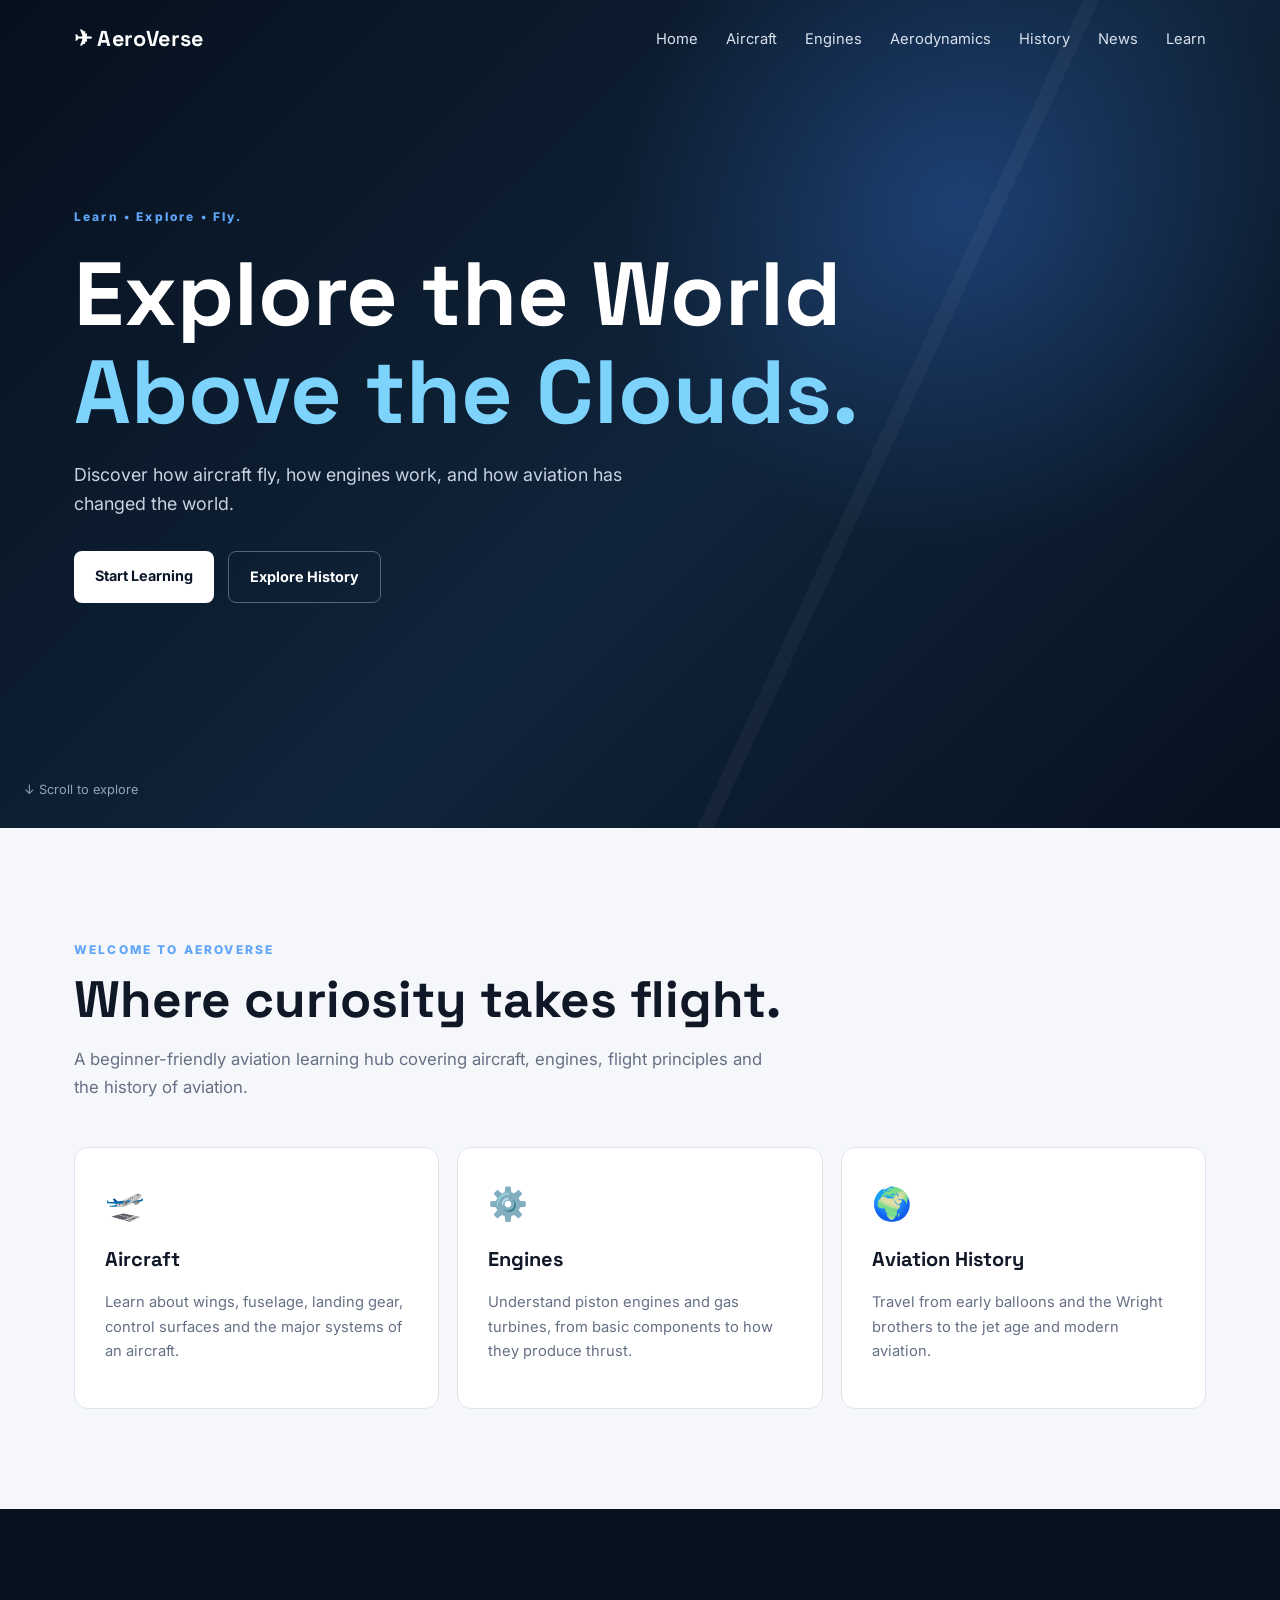
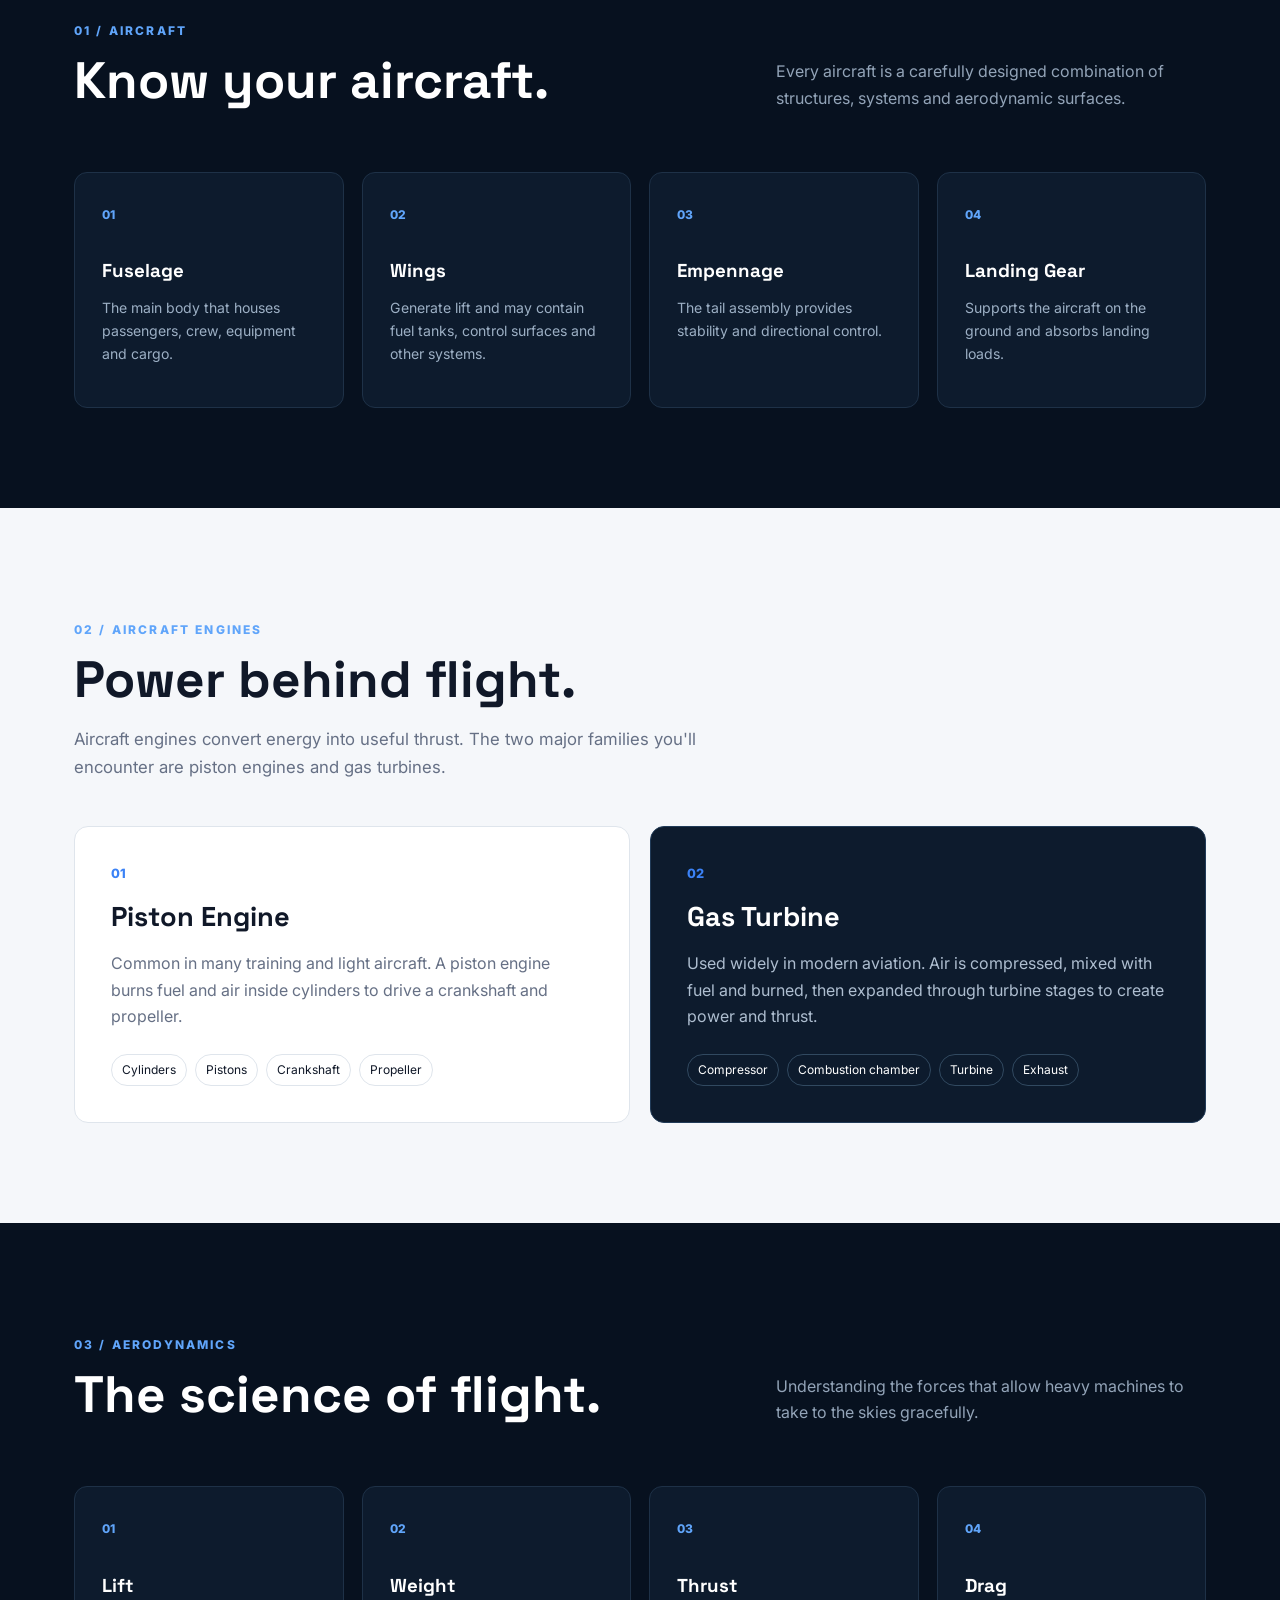
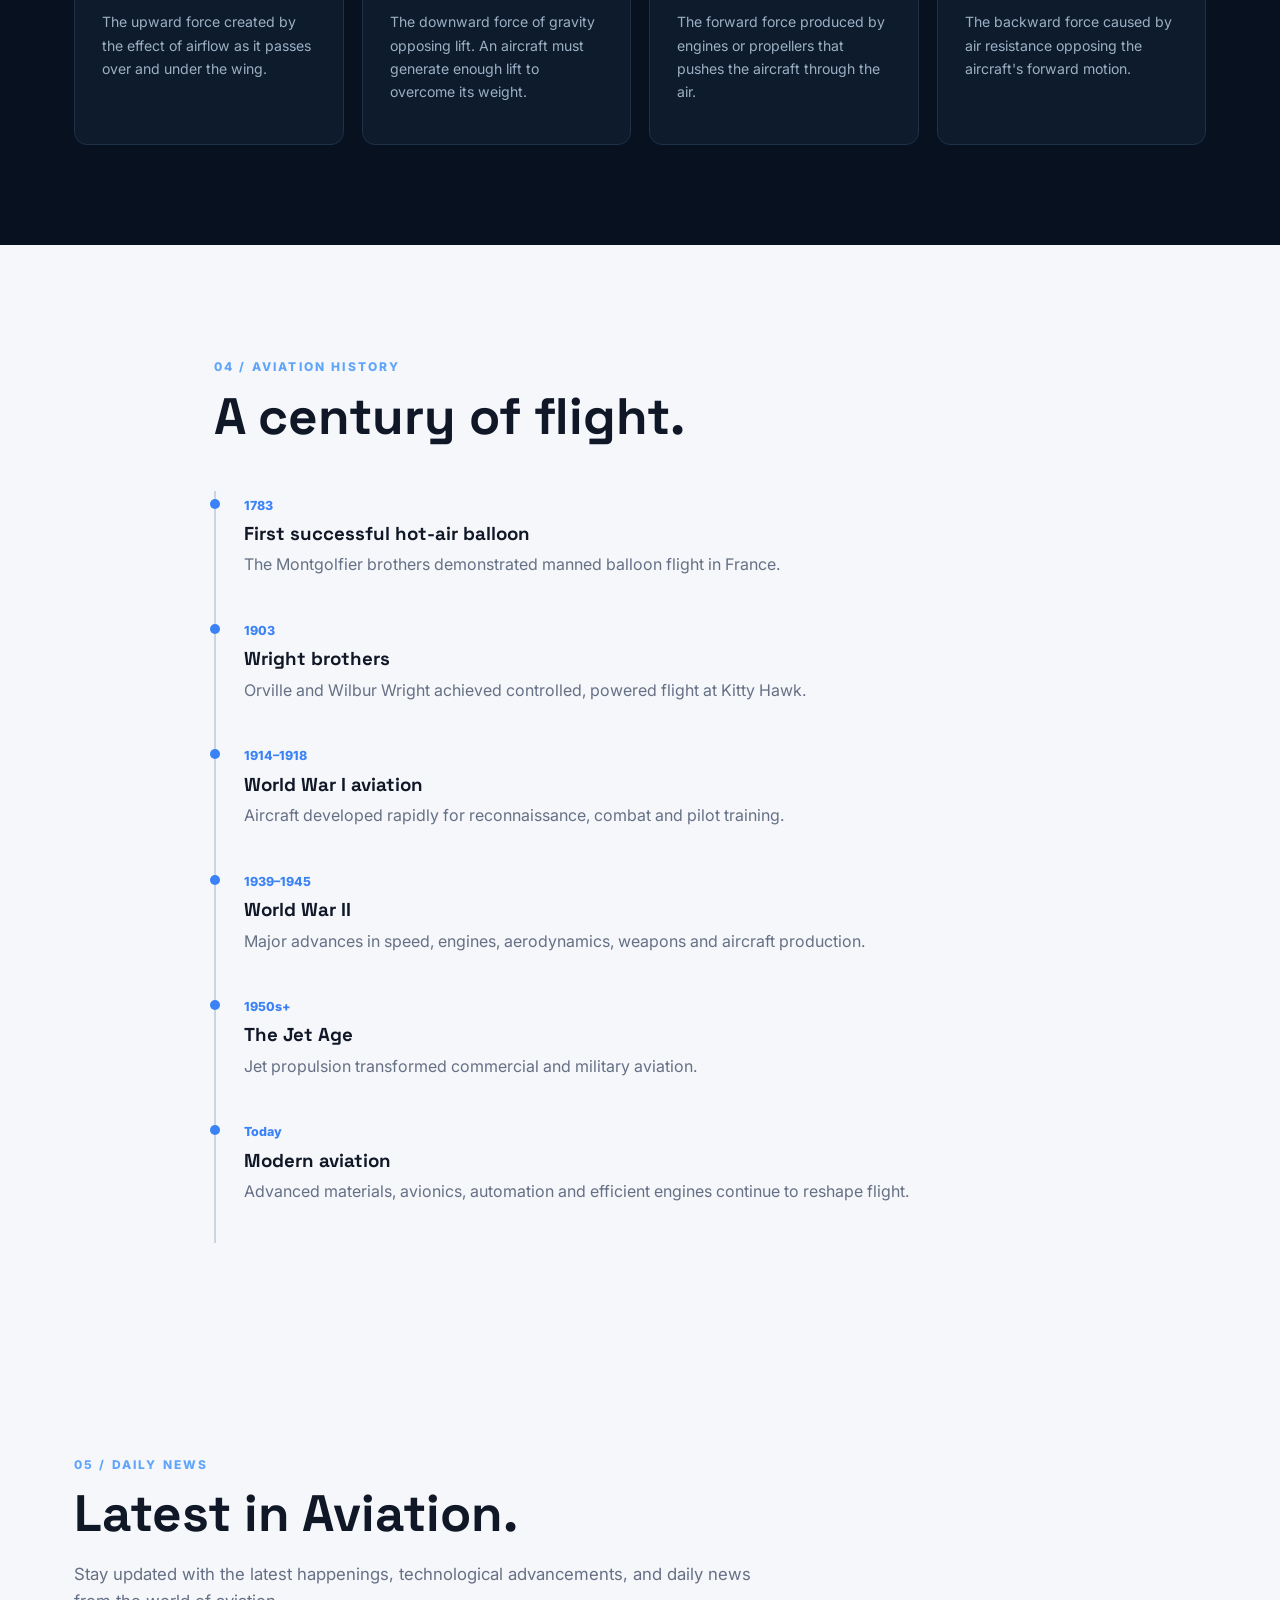
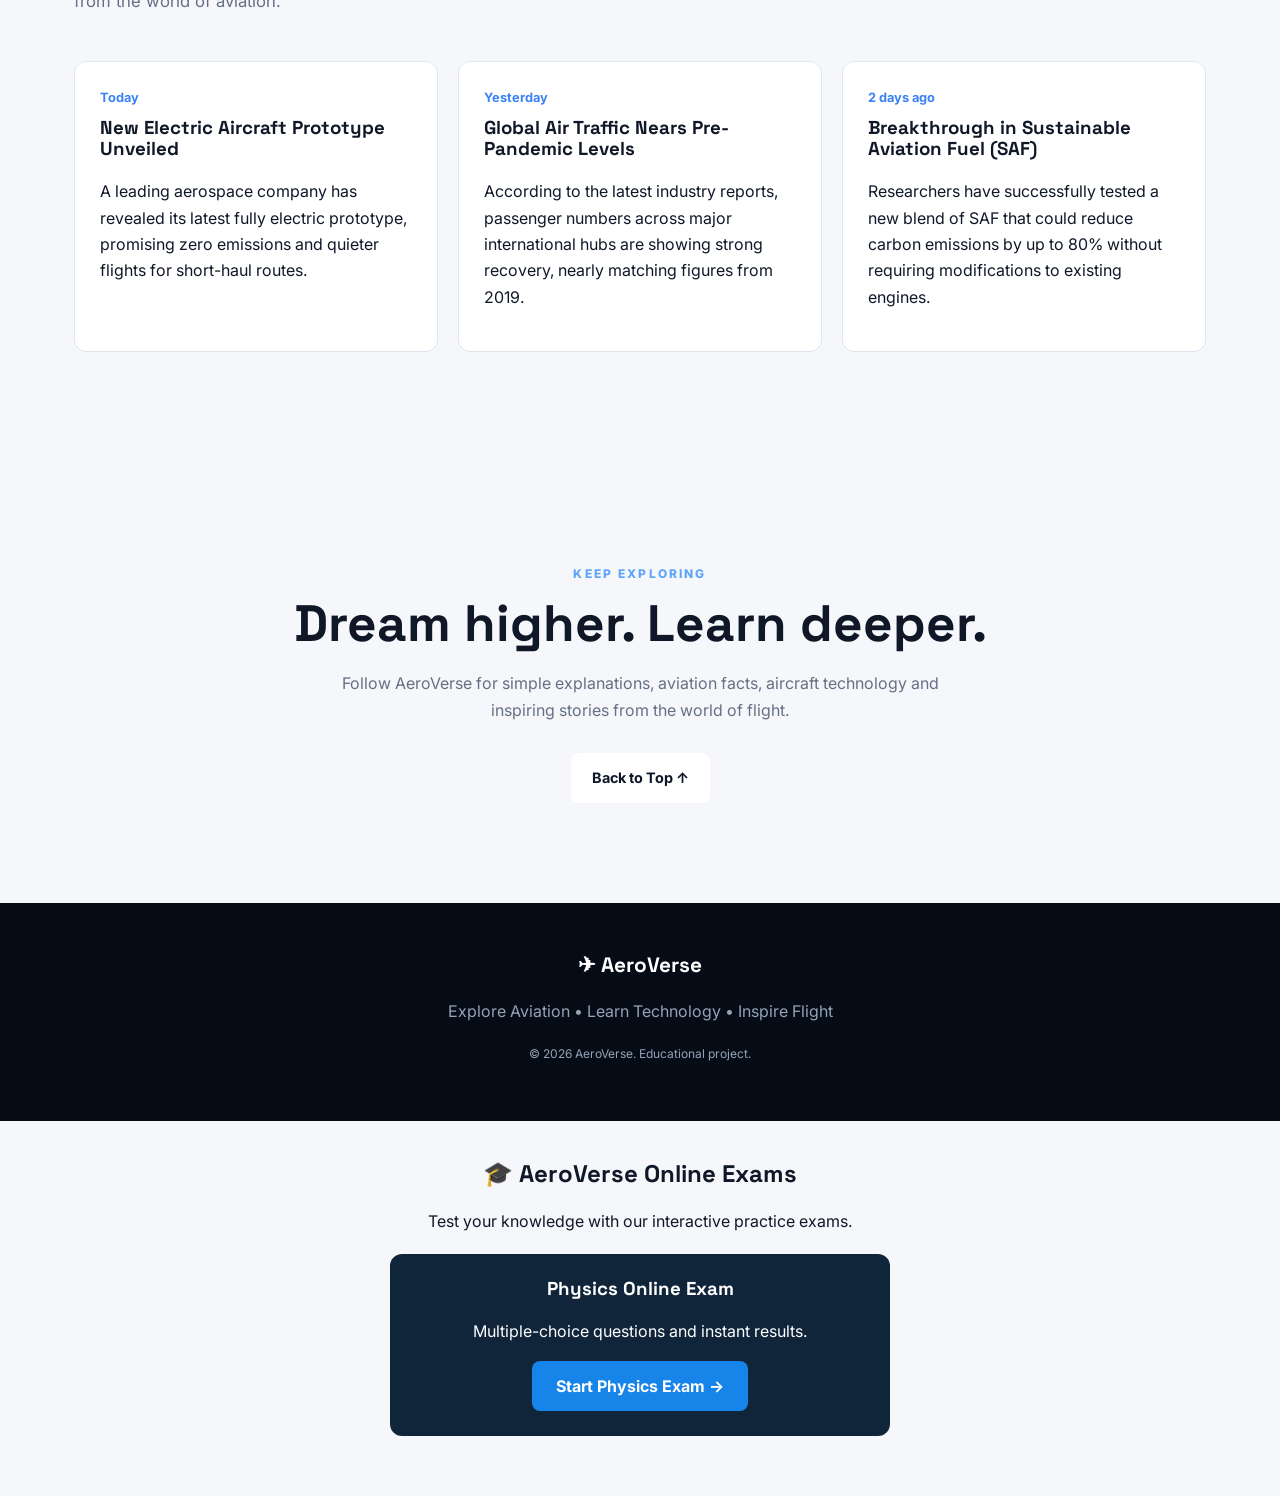
<file: index.html>
<!DOCTYPE html>
<html lang="en">
<head>
  <meta charset="UTF-8">
  <meta name="viewport" content="width=device-width, initial-scale=1.0">
  <meta name="description" content="AeroVerse - Explore aircraft, engines, aviation history and the technology of flight.">
  <title>AeroVerse | Explore Aviation</title>
  <link rel="stylesheet" href="style.css">
</head>
<body>
  <header class="hero" id="home">
    <nav class="navbar">
      <a class="logo" href="#home">✈ AeroVerse</a>
      <button class="menu-btn" aria-label="Open menu">☰</button>
      <div class="nav-links">
        <a href="#home">Home</a>
        <a href="#aircraft">Aircraft</a>
        <a href="#engines">Engines</a>
        <a href="#aerodynamics">Aerodynamics</a>
        <a href="#history">History</a>
        <a href="#news">News</a>
        <a href="#learn">Learn</a>
      </div>
    </nav>

    <div class="hero-content">
      <p class="eyebrow"> Learn • Explore • Fly.</p>
      <h1>Explore the World<br><span>Above the Clouds.</span></h1>
      <p class="hero-text">Discover how aircraft fly, how engines work, and how aviation has changed the world.</p>
      <div class="hero-buttons">
        <a class="btn primary" href="#learn">Start Learning</a>
        <a class="btn secondary" href="#history">Explore History</a>
      </div>
    </div>
    <div class="scroll-hint">↓ Scroll to explore</div>
  </header>

  <main>
    <section class="section intro" id="learn">
      <p class="section-tag">WELCOME TO AEROVERSE</p>
      <h2>Where curiosity takes flight.</h2>
      <p class="section-lead">A beginner-friendly aviation learning hub covering aircraft, engines, flight principles and the history of aviation.</p>

      <div class="cards three">
        <article class="card">
          <div class="icon">🛫</div>
          <h3>Aircraft</h3>
          <p>Learn about wings, fuselage, landing gear, control surfaces and the major systems of an aircraft.</p>
        </article>
        <article class="card">
          <div class="icon">⚙️</div>
          <h3>Engines</h3>
          <p>Understand piston engines and gas turbines, from basic components to how they produce thrust.</p>
        </article>
        <article class="card">
          <div class="icon">🌍</div>
          <h3>Aviation History</h3>
          <p>Travel from early balloons and the Wright brothers to the jet age and modern aviation.</p>
        </article>
      </div>
    </section>

    <section class="section dark" id="aircraft">
      <div class="section-heading">
        <div>
          <p class="section-tag">01 / AIRCRAFT</p>
          <h2>Know your aircraft.</h2>
        </div>
        <p>Every aircraft is a carefully designed combination of structures, systems and aerodynamic surfaces.</p>
      </div>

      <div class="cards four">
        <article class="topic-card">
          <span>01</span><h3>Fuselage</h3><p>The main body that houses passengers, crew, equipment and cargo.</p>
        </article>
        <article class="topic-card">
          <span>02</span><h3>Wings</h3><p>Generate lift and may contain fuel tanks, control surfaces and other systems.</p>
        </article>
        <article class="topic-card">
          <span>03</span><h3>Empennage</h3><p>The tail assembly provides stability and directional control.</p>
        </article>
        <article class="topic-card">
          <span>04</span><h3>Landing Gear</h3><p>Supports the aircraft on the ground and absorbs landing loads.</p>
        </article>
      </div>
    </section>

    <section class="section" id="engines">
      <p class="section-tag">02 / AIRCRAFT ENGINES</p>
      <h2>Power behind flight.</h2>
      <p class="section-lead">Aircraft engines convert energy into useful thrust. The two major families you'll encounter are piston engines and gas turbines.</p>

      <div class="engine-grid">
        <article class="engine-card">
          <div class="engine-number">01</div>
          <h3>Piston Engine</h3>
          <p>Common in many training and light aircraft. A piston engine burns fuel and air inside cylinders to drive a crankshaft and propeller.</p>
          <ul><li>Cylinders</li><li>Pistons</li><li>Crankshaft</li><li>Propeller</li></ul>
        </article>
        <article class="engine-card featured">
          <div class="engine-number">02</div>
          <h3>Gas Turbine</h3>
          <p>Used widely in modern aviation. Air is compressed, mixed with fuel and burned, then expanded through turbine stages to create power and thrust.</p>
          <ul><li>Compressor</li><li>Combustion chamber</li><li>Turbine</li><li>Exhaust</li></ul>
        </article>
      </div>
    </section>

    <section class="section dark" id="aerodynamics">
      <div class="section-heading">
        <div>
          <p class="section-tag">03 / AERODYNAMICS</p>
          <h2>The science of flight.</h2>
        </div>
        <p>Understanding the forces that allow heavy machines to take to the skies gracefully.</p>
      </div>

      <div class="cards four">
        <article class="topic-card">
          <span>01</span><h3>Lift</h3><p>The upward force created by the effect of airflow as it passes over and under the wing.</p>
        </article>
        <article class="topic-card">
          <span>02</span><h3>Weight</h3><p>The downward force of gravity opposing lift. An aircraft must generate enough lift to overcome its weight.</p>
        </article>
        <article class="topic-card">
          <span>03</span><h3>Thrust</h3><p>The forward force produced by engines or propellers that pushes the aircraft through the air.</p>
        </article>
        <article class="topic-card">
          <span>04</span><h3>Drag</h3><p>The backward force caused by air resistance opposing the aircraft's forward motion.</p>
        </article>
      </div>
    </section>

    <section class="section timeline-section" id="history">
      <p class="section-tag">04 / AVIATION HISTORY</p>
      <h2>A century of flight.</h2>
      <div class="timeline">
        <div class="timeline-item"><span>1783</span><div><h3>First successful hot-air balloon</h3><p>The Montgolfier brothers demonstrated manned balloon flight in France.</p></div></div>
        <div class="timeline-item"><span>1903</span><div><h3>Wright brothers</h3><p>Orville and Wilbur Wright achieved controlled, powered flight at Kitty Hawk.</p></div></div>
        <div class="timeline-item"><span>1914–1918</span><div><h3>World War I aviation</h3><p>Aircraft developed rapidly for reconnaissance, combat and pilot training.</p></div></div>
        <div class="timeline-item"><span>1939–1945</span><div><h3>World War II</h3><p>Major advances in speed, engines, aerodynamics, weapons and aircraft production.</p></div></div>
        <div class="timeline-item"><span>1950s+</span><div><h3>The Jet Age</h3><p>Jet propulsion transformed commercial and military aviation.</p></div></div>
        <div class="timeline-item"><span>Today</span><div><h3>Modern aviation</h3><p>Advanced materials, avionics, automation and efficient engines continue to reshape flight.</p></div></div>
      </div>
    </section>

    <section class="section" id="news">
      <p class="section-tag">05 / DAILY NEWS</p>
      <h2>Latest in Aviation.</h2>
      <p class="section-lead">Stay updated with the latest happenings, technological advancements, and daily news from the world of aviation.</p>

      <div class="news-grid">
        <article class="news-card">
          <div class="news-date">Today</div>
          <h3>New Electric Aircraft Prototype Unveiled</h3>
          <p>A leading aerospace company has revealed its latest fully electric prototype, promising zero emissions and quieter flights for short-haul routes.</p>
        </article>
        <article class="news-card">
          <div class="news-date">Yesterday</div>
          <h3>Global Air Traffic Nears Pre-Pandemic Levels</h3>
          <p>According to the latest industry reports, passenger numbers across major international hubs are showing strong recovery, nearly matching figures from 2019.</p>
        </article>
        <article class="news-card">
          <div class="news-date">2 days ago</div>
          <h3>Breakthrough in Sustainable Aviation Fuel (SAF)</h3>
          <p>Researchers have successfully tested a new blend of SAF that could reduce carbon emissions by up to 80% without requiring modifications to existing engines.</p>
        </article>
      </div>
    </section>

    <section class="section cta">
      <p class="section-tag">KEEP EXPLORING</p>
      <h2>Dream higher. Learn deeper.</h2>
      <p>Follow AeroVerse for simple explanations, aviation facts, aircraft technology and inspiring stories from the world of flight.</p>
      <a class="btn primary" href="#home">Back to Top ↑</a>
    </section>
  </main>

  <footer>
    <div class="footer-logo">✈ AeroVerse</div>
    <p>Explore Aviation • Learn Technology • Inspire Flight</p>
    <p class="copyright">© <span id="year"></span> AeroVerse. Educational project.</p>
  </footer>

  <script src="script.js"></script>
</body>
  
<!-- AeroVerse Online Exams Section -->
<section id="online-exams" style="padding:40px 20px; text-align:center;">
  <h2>🎓 AeroVerse Online Exams</h2>
  <p>Test your knowledge with our interactive practice exams.</p>

  <div style="max-width:500px; margin:20px auto; padding:25px;
              border-radius:12px; background:#10243a; color:white;">
    <h3>Physics Online Exam</h3>
    <p>Multiple-choice questions and instant results.</p>

    <a href="AeroVerse_Physics_Online_Exam.html"
       style="display:inline-block; padding:12px 24px;
              background:#1684e8; color:white;
              text-decoration:none; border-radius:8px;
              font-weight:bold;">
      Start Physics Exam →
    </a>
  </div>
</section>

</html>
</file>
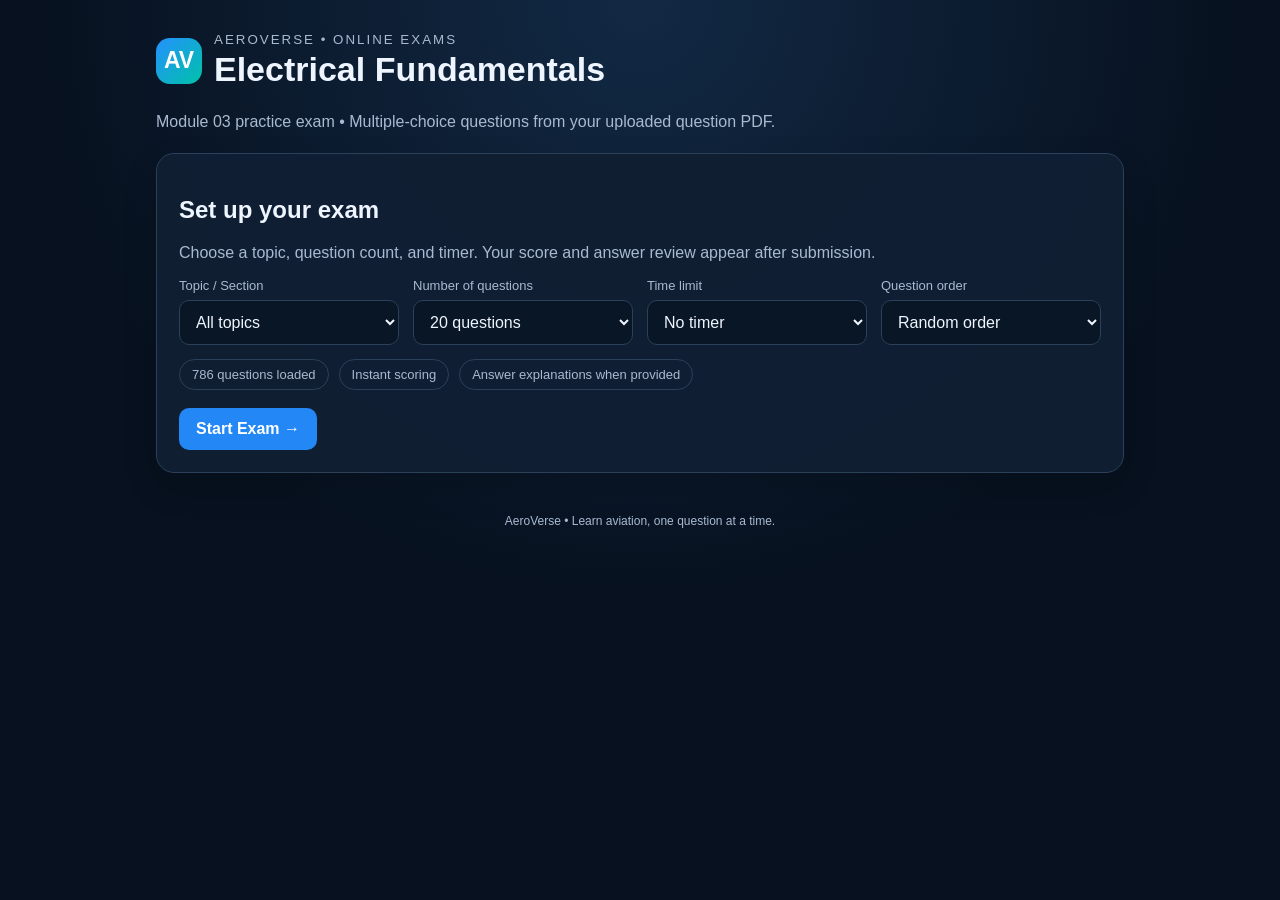
<file: AeroVerse_Module_03_Electrical_Fundamentals_Exam.html>
<!doctype html><html lang="en"><head><meta charset="utf-8"><meta name="viewport" content="width=device-width,initial-scale=1"><title>AeroVerse | Module 03 Electrical Fundamentals Exam</title><style>
:root{--bg:#07111f;--panel:#101f32;--panel2:#142942;--line:#2b4059;--text:#eef5ff;--muted:#a9bad0;--blue:#2387f5;--green:#22c55e;--red:#ef4444}*{box-sizing:border-box}body{margin:0;background:radial-gradient(circle at top,#122944 0,#07111f 55%);font-family:Inter,Segoe UI,Arial,sans-serif;color:var(--text);min-height:100vh}.wrap{max-width:1000px;margin:auto;padding:24px 16px 60px}.brand{display:flex;align-items:center;gap:12px;margin:6px 0 22px}.logo{width:46px;height:46px;border-radius:14px;background:linear-gradient(135deg,#2491ff,#00c2a8);display:grid;place-items:center;font-size:23px;font-weight:900;color:white}.brand small{color:var(--muted);letter-spacing:2px}.brand h1{font-size:clamp(23px,4vw,34px);margin:2px 0}.sub{color:var(--muted);margin:0 0 22px}.panel{background:rgba(16,31,50,.96);border:1px solid var(--line);border-radius:18px;padding:22px;margin:16px 0;box-shadow:0 14px 35px #0002}.controls{display:grid;grid-template-columns:repeat(auto-fit,minmax(160px,1fr));gap:14px}label{display:block;color:var(--muted);font-size:13px;margin-bottom:7px}select,input{width:100%;background:#091625;color:var(--text);border:1px solid var(--line);border-radius:10px;padding:12px;font:inherit}button{border:0;border-radius:10px;padding:12px 17px;font:inherit;font-weight:700;cursor:pointer;background:var(--blue);color:white}button.secondary{background:#263a52}button:disabled{opacity:.4;cursor:not-allowed}.actions{display:flex;flex-wrap:wrap;gap:10px;margin-top:18px}.stats{display:flex;gap:10px;flex-wrap:wrap;margin:14px 0}.pill{border:1px solid var(--line);border-radius:999px;padding:7px 12px;color:var(--muted);font-size:13px}.progress{height:7px;background:#26384c;border-radius:99px;overflow:hidden;margin:15px 0}.progress div{height:100%;background:linear-gradient(90deg,#2387f5,#28d7b2);width:0}.qtop{display:flex;justify-content:space-between;gap:10px;flex-wrap:wrap;color:var(--muted);font-size:13px}.question{font-size:21px;line-height:1.5;margin:18px 0}.option{display:flex;align-items:flex-start;gap:12px;border:1px solid var(--line);border-radius:12px;padding:14px;margin:10px 0;cursor:pointer;background:#0b1929}.option:hover{border-color:#4e88c7}.option.selected{border-color:var(--blue);background:#12345a}.letter{flex:0 0 29px;height:29px;border-radius:8px;background:#263a52;display:grid;place-items:center;font-weight:800}.option input{width:auto;margin-top:7px;accent-color:var(--blue)}.hidden{display:none!important}.result{font-size:42px;font-weight:800}.review-item{border-bottom:1px solid var(--line);padding:16px 0}.correct{color:#4ade80}.wrong{color:#f87171}.muted{color:var(--muted)}footer{text-align:center;color:var(--muted);font-size:12px;padding:25px 0}@media(max-width:600px){.panel{padding:16px}.question{font-size:18px}}
</style></head><body><main class="wrap"><header class="brand"><div class="logo">AV</div><div><small>AEROVERSE • ONLINE EXAMS</small><h1>Electrical Fundamentals</h1></div></header><p class="sub">Module 03 practice exam • Multiple-choice questions from your uploaded question PDF.</p>
<section id="setup" class="panel"><h2>Set up your exam</h2><p class="muted">Choose a topic, question count, and timer. Your score and answer review appear after submission.</p><div class="controls"><div><label for="topic">Topic / Section</label><select id="topic"></select></div><div><label for="count">Number of questions</label><select id="count"><option value="20">20 questions</option><option value="30">30 questions</option><option value="50">50 questions</option><option value="100">100 questions</option><option value="all">All available questions</option></select></div><div><label for="duration">Time limit</label><select id="duration"><option value="0">No timer</option><option value="20">20 minutes</option><option value="30">30 minutes</option><option value="60">60 minutes</option><option value="90">90 minutes</option></select></div><div><label for="order">Question order</label><select id="order"><option value="random">Random order</option><option value="source">PDF order</option></select></div></div><div class="stats"><span class="pill" id="available"></span><span class="pill">Instant scoring</span><span class="pill">Answer explanations when provided</span></div><div class="actions"><button id="start">Start Exam →</button></div></section>
<section id="exam" class="panel hidden"><div class="qtop"><span id="qnum">Question 1</span><span id="timer">Untimed practice</span></div><div class="progress"><div id="bar"></div></div><div class="question" id="question"></div><div id="options"></div><div class="actions"><button class="secondary" id="prev">← Previous</button><button id="next">Next →</button><button class="secondary" id="submit">Submit Exam</button></div><p class="muted" id="answered"></p></section>
<section id="results" class="panel hidden"><p class="muted">EXAM COMPLETE</p><div class="result" id="score"></div><h2 id="resultTitle"></h2><p id="resultDetail" class="muted"></p><div class="stats" id="resultStats"></div><div class="actions"><button id="reviewToggle">Review Answers</button><button id="again" class="secondary">Take Another Exam</button></div><div id="review" class="hidden"></div></section><footer>AeroVerse • Learn aviation, one question at a time.</footer></main><script>
const QUESTIONS=[{"section": "01. Electron Theory.", "number": "1", "question": "A neutron has.", "options": {"A": "the opposite charge to an Electron but half the weight of a proton.", "B": "the same charge as an Electron but half the mass.", "C": "no electrical charge but will add weight to the nucleus."}, "explanation": "NIL.", "answer": "C", "id": 1}, {"section": "01. Electron Theory.", "number": "2", "question": "The unit which consists of two or more different types of atoms is known as a.", "options": {"A": "particle of an element.", "B": "molecule of a compound.", "C": "molecule of an element."}, "explanation": "NIL.", "answer": "B", "id": 2}, {"section": "01. Electron Theory.", "number": "3", "question": "In what equipment is a photon radiated when an electron leaves a hole?.", "options": {"A": "Photo-cell.", "B": "LED.", "C": "Photo diode."}, "explanation": "NIL.", "answer": "B", "id": 3}, {"section": "01. Electron Theory.", "number": "4", "question": "A good electrical insulating material will contain.", "options": {"A": "Only a small number of electrons in the outer shell of each atom of the material.", "B": "strongly bound electrons in the atoms of the material.", "C": "Weakly bound 'free' electrons in the atoms of the material."}, "explanation": "NIL.", "answer": "B", "id": 4}, {"section": "01. Electron Theory.", "number": "5", "question": "The smallest particle that a substance can be split and show the same properties as the whole is known as.", "options": {"A": "an Element.", "B": "a Molecule.", "C": "an Atom."}, "explanation": "NIL.", "answer": "C", "id": 5}, {"section": "01. Electron Theory.", "number": "6", "question": "What charge does the nucleus of an atom possess?.", "options": {"A": "Positive.", "B": "Neutral.", "C": "Negative."}, "explanation": "NIL.", "answer": "A", "id": 6}, {"section": "01. Electron Theory.", "number": "7", "question": "What is the maximum number of electrons in shell N of an atom?.", "options": {"A": "18.", "B": "32.", "C": "16."}, "explanation": "Shell k = 2 electrons, shell L= 8 electrons, shell M = 18 electrons and shell N = 32 electrons (or use the 2n2 exclusion rule).", "answer": "B", "id": 7}, {"section": "01. Electron Theory.", "number": "8", "question": "An oxygen molecule is made up of.", "options": {"A": "two oxygen atoms sharing neutrons.", "B": "two oxygen atoms sharing protons.", "C": "two oxygen atoms sharing electrons."}, "explanation": "NIL.", "answer": "C", "id": 8}, {"section": "01. Electron Theory.", "number": "9", "question": "If electrons are added to an atom it becomes.", "options": {"A": "a neutral ion.", "B": "a positive ion.", "C": "a negative ion."}, "explanation": "NIL.", "answer": "C", "id": 9}, {"section": "01. Electron Theory.", "number": "10", "question": "An element whose atoms have fewer than 4 electrons in their valency shell are.", "options": {"A": "semiconductors.", "B": "good insulators.", "C": "good conductors."}, "explanation": "The further away from a 'complete' shell the better a conductor it is.", "answer": "C", "id": 10}, {"section": "01. Electron Theory.", "number": "11", "question": "The charge on a proton is.", "options": {"A": "positive.", "B": "negative.", "C": "neutral."}, "explanation": "NIL.", "answer": "A", "id": 11}, {"section": "01. Electron Theory.", "number": "12", "question": "What effect do the electrons of one atom have upon the electrons of another atom?.", "options": {"A": "They have no effect on each other.", "B": "They repel each other.", "C": "They attract each other."}, "explanation": "NIL.", "answer": "B", "id": 12}, {"section": "01. Electron Theory.", "number": "13", "question": "What is a molecule?.", "options": {"A": "The smallest part of an atom.", "B": "The smallest part of a compound.", "C": "The smallest part of an electron."}, "explanation": "NIL.", "answer": "B", "id": 13}, {"section": "01. Electron Theory.", "number": "14", "question": "An atom is.", "options": {"A": "the smallest part of an element that retains its characteristics.", "B": "the smallest part of a compound that can exist independently.", "C": "the smallest particle of matter."}, "explanation": "NIL.", "answer": "A", "id": 14}, {"section": "01. Electron Theory.", "number": "15", "question": "A neutron is a particle which is.", "options": {"A": "is contained in the nucleus of all atoms.", "B": "orbits the nucleus of the atom.", "C": "is contained within the nucleus of most atoms."}, "explanation": "Most atoms' because hydrogen has no neutron.", "answer": "C", "id": 15}, {"section": "01. Electron Theory.", "number": "16", "question": "The mass of an atom is contained mainly in the.", "options": {"A": "proton.", "B": "nucleus.", "C": "electron."}, "explanation": "The proton and the neutron are approximately the same mass (neutron very slightly heavier). The electron is just under 1/2000th of a proton or neutron.", "answer": "B", "id": 16}, {"section": "01. Electron Theory.", "number": "17", "question": "When an atom loses or gains an electron it is called.", "options": {"A": "a molecule.", "B": "a current.", "C": "an ion."}, "explanation": "NIL.", "answer": "C", "id": 17}, {"section": "01. Electron Theory.", "number": "18", "question": "A good electrical insulator is a material which.", "options": {"A": "contains a large number of positive ions.", "B": "has its electrons tightly bound to their parent atoms.", "C": "has more protons than electrons."}, "explanation": "NIL.", "answer": "B", "id": 18}, {"section": "01. Electron Theory.", "number": "19", "question": "An electric current is.", "options": {"A": "an ordered flow of electrons.", "B": "a surplus of free electron.", "C": "an excitement of electrons in a metal."}, "explanation": "NIL.", "answer": "A", "id": 19}, {"section": "01. Electron Theory.", "number": "20", "question": "An atom contains.", "options": {"A": "hydrogen.", "B": "molecules.", "C": "electrons."}, "explanation": "NIL.", "answer": "C", "id": 20}, {"section": "01. Electron Theory.", "number": "21", "question": "Germanium and silicon have how many electrons in their outer shell?.", "options": {"A": "6.", "B": "4.", "C": "2."}, "explanation": "All semiconductors (including carbon) has 4 electrons in their outer shell.", "answer": "B", "id": 21}, {"section": "01. Electron Theory.", "number": "22", "question": "If a free electron is given to another atom, that atom is a.", "options": {"A": "valency atom.", "B": "negative ion.", "C": "positive ion."}, "explanation": "That atom will be negatively charged due to the additional electron.", "answer": "B", "id": 22}, {"section": "01. Electron Theory.", "number": "23", "question": "The atomic number of an atom is determined by the number of.", "options": {"A": "protons.", "B": "electrons.", "C": "neutrons."}, "explanation": "Atomic number = number of protons. Mass number = number of protons + neutrons.", "answer": "A", "id": 23}, {"section": "01. Electron Theory.", "number": "24", "question": "The valence electron is.", "options": {"A": "the electron in outer shell of atom.", "B": "the electron in inner shell of atom.", "C": "a positive electron."}, "explanation": "The valence electrons is/are in the outer shell.", "answer": "A", "id": 24}, {"section": "01. Electron Theory.", "number": "25", "question": "An atom with a deficiency in electrons has.", "options": {"A": "low resistance.", "B": "high resistance.", "C": "high impedance."}, "explanation": "An atom with a deficiency of electrons will be positively charged and able to accept electrons freely. Module 4 theory of holes as majority carriers.", "answer": "A", "id": 25}, {"section": "01. Electron Theory.", "number": "26", "question": "An atom with less than 4 electrons in its outer shell has.", "options": {"A": "low electrical resistance.", "B": "no electrical resistance.", "C": "high electrical resistance."}, "explanation": "Low electrical resistance, i.e. a good conductor.", "answer": "A", "id": 26}, {"section": "01. Electron Theory.", "number": "27", "question": "Elements such as phosphorus with 5 electrons in their outer shell, when combined with pure silicon, is a.", "options": {"A": "isotopic.", "B": "acceptor.", "C": "donor."}, "explanation": "Phosphorus 'donates' an electron to the silicon crystal structure.", "answer": "C", "id": 27}, {"section": "01. Electron Theory.", "number": "28", "question": "An hydrogen atom consist of a.", "options": {"A": "Proton, Neutron and an Electron.", "B": "Proton and an Electron only.", "C": "Neutron and a proton only."}, "explanation": "Hydrogen has no Neutron.", "answer": "B", "id": 28}, {"section": "01. Electron Theory.", "number": "29", "question": "For an atom to become a negative ion it must.", "options": {"A": "gain at least one electron.", "B": "have undergone ionisation by the sun.", "C": "lose at least one electron."}, "explanation": "Gaining at least one electron produces a negative ion.", "answer": "A", "id": 29}, {"section": "01. Electron Theory.", "number": "30", "question": "What is the maximum number of electrons in shell M of an atom?.", "options": {"A": "18.", "B": "6.", "C": "16."}, "explanation": "Use Pauli's exclusion formula. M is the 3rd shell (n=3). 2*3*3 = 18.", "answer": "A", "id": 30}, {"section": "01. Electron Theory.", "number": "31", "question": "A neutral atom with an atomic no. of 3 has how many electrons?.", "options": {"A": "1.", "B": "3.", "C": "Dependant on type of atom."}, "explanation": "Atomic number = number of protons = number of electrons.", "answer": "B", "id": 31}, {"section": "01. Electron Theory.", "number": "32", "question": "The nucleus of an atom is.", "options": {"A": "neutral.", "B": "positive charged.", "C": "negative charged."}, "explanation": "Nucleus is positively charged.", "answer": "B", "id": 32}, {"section": "01. Electron Theory.", "number": "33", "question": "Electron orbits are called.", "options": {"A": "waves.", "B": "shells.", "C": "valences."}, "explanation": "shells, or energy levels.", "answer": "B", "id": 33}, {"section": "01. Electron Theory.", "number": "34", "question": "A neutral atom gains electrons.", "options": {"A": "It gains a positive charge.", "B": "It gains a negative charge.", "C": "It remains neutral."}, "explanation": "NIL.", "answer": "B", "id": 34}, {"section": "01. Electron Theory.", "number": "35", "question": "An oxygen atom has.", "options": {"A": "protons and electrons.", "B": "neutrons and protons.", "C": "protons, neutrons and electrons."}, "explanation": "Jepperson, A+P Technician General Handbook, Chapter 2 Matter and Energy.", "answer": "C", "id": 35}, {"section": "02. Static Electricity and Conduction.", "number": "1", "question": "A semi-conductor will have.", "options": {"A": "two electrons in the outer shell.", "B": "four electrons in the outer shell.", "C": "eight electrons in the outer shell."}, "explanation": "NIL.", "answer": "B", "id": 36}, {"section": "02. Static Electricity and Conduction.", "number": "2", "question": "Ion current is found in.", "options": {"A": "conductors and semi-conductors.", "B": "liquids and gasses.", "C": "semi-conductors."}, "explanation": "NIL.", "answer": "B", "id": 37}, {"section": "02. Static Electricity and Conduction.", "number": "3", "question": "Electricity conducts through.", "options": {"A": "vacuum.", "B": "solids and liquids only.", "C": "solids only."}, "explanation": "Electricity can conduct through a vacuum by thermionic emmission.", "answer": "B", "id": 38}, {"section": "02. Static Electricity and Conduction.", "number": "4", "question": "An example of a good electrical insulator is.", "options": {"A": "aluminium.", "B": "glass.", "C": "mercury."}, "explanation": "You MUST know that surely!.", "answer": "B", "id": 39}, {"section": "02. Static Electricity and Conduction.", "number": "5", "question": "Static charges remaining in an aircraft are dissipated by.", "options": {"A": "earthing the aircraft as soon as possible.", "B": "the use of a conducting type nose wheel.", "C": "bonding the aircraft to a refuel tanker."}, "explanation": "Usually, the nose wheel tyre contains graphite, to dissipate the static electricity on landing.", "answer": "B", "id": 40}, {"section": "02. Static Electricity and Conduction.", "number": "6", "question": "An element could be considered to be a conductor if it has.", "options": {"A": "a small number of electrons in its outer orbit.", "B": "a large number of electrons in its outer orbit.", "C": "a large number of electrons."}, "explanation": "The lower the number of electrons in the outer shell, the more readily it will give them up.", "answer": "A", "id": 41}, {"section": "02. Static Electricity and Conduction.", "number": "7", "question": "A charged body is said to have.", "options": {"A": "a surplus or deficiency of electrons.", "B": "a deficiency of neutrons.", "C": "a surplus of protons."}, "explanation": "If it has a surplus of electrons it is negatively charged. A deficiency of electrons makes it positively charged.", "answer": "A", "id": 42}, {"section": "02. Static Electricity and Conduction.", "number": "8", "question": "The risk of a fire due to static electricity is overcome.", "options": {"A": "by connecting all metal components by bonding.", "B": "by fitting static wicks and isolating the battery from inflammable gas sources.", "C": "by fitting static wicks and insulating all metal components."}, "explanation": "NIL.", "answer": "A", "id": 43}, {"section": "02. Static Electricity and Conduction.", "number": "9", "question": "The purpose of bonding is to.", "options": {"A": "ensure all components have been securely fitted.", "B": "stop different potentials developing with subsequent fire risks.", "C": "give generated static an easy return path to the generator."}, "explanation": "NIL.", "answer": "B", "id": 44}, {"section": "02. Static Electricity and Conduction.", "number": "10", "question": "The various parts of an aircraft airframe are maintained at the same potential by.", "options": {"A": "the supply bus-bars.", "B": "bonding.", "C": "static discharge wicks."}, "explanation": "NIL.", "answer": "B", "id": 45}, {"section": "02. Static Electricity and Conduction.", "number": "11", "question": "The resistance of the current return path through the aircraft is always considered negligible, provided the.", "options": {"A": "structure is adequately bonded.", "B": "voltage drop across the circuit is checked.", "C": "generator is properly grounded."}, "explanation": "NIL.", "answer": "A", "id": 46}, {"section": "02. Static Electricity and Conduction.", "number": "12", "question": "If an insulated conductor is placed near to a negatively charged rod, the nearest end of the conductor becomes.", "options": {"A": "No change will occur.", "B": "negatively charged.", "C": "positively charged."}, "explanation": "The free electrons in the conductor will be repelled away from the rod, leaving that end positively charged.", "answer": "C", "id": 47}, {"section": "02. Static Electricity and Conduction.", "number": "13", "question": "The electromagnetic force between two charged bodies is.", "options": {"A": "inversely proportional to the distance between them.", "B": "inversely proportional to the square of the distance between them.", "C": "proportional to the distance between them."}, "explanation": "NIL.", "answer": "B", "id": 48}, {"section": "02. Static Electricity and Conduction.", "number": "14", "question": "If a negatively charged conductor is placed next to an insulated rod.", "options": {"A": "the rod becomes negatively charged.", "B": "the rod has no charge.", "C": "the rod becomes positively charged."}, "explanation": "The negative charges on the rod are repelled by the charged conductor (regardless of its insulation).", "answer": "C", "id": 49}, {"section": "03. Electrical Terminology.", "number": "1", "question": "If a photon radiating into an electronic device causes the production of an electron/hole pair, the device is known as a.", "options": {"A": "light emitting diode.", "B": "laser diode.", "C": "photodiode."}, "explanation": "NIL.", "answer": "C", "id": 50}, {"section": "03. Electrical Terminology.", "number": "2", "question": "Faraday's Law States that.", "options": {"A": "the magnitude of the EMF is indirectly proportional to the rate of change of flux.", "B": "the magnitude of the EMF is directly proportional to the magnetic flux.", "C": "the magnitude of the EMF is directly proportional to the rate of change of flux."}, "explanation": "NIL.", "answer": "C", "id": 51}, {"section": "03. Electrical Terminology.", "number": "3", "question": "Which of the following is 1 Amp?.", "options": {"A": "1000 mA.", "B": "1000 kA.", "C": "1000 μA."}, "explanation": "NIL.", "answer": "A", "id": 52}, {"section": "03. Electrical Terminology.", "number": "4", "question": "The term that describes the combined resistive forces in an AC circuit is.", "options": {"A": "resistance.", "B": "total resistance.", "C": "impedance."}, "explanation": "NIL.", "answer": "C", "id": 53}, {"section": "03. Electrical Terminology.", "number": "5", "question": "Ohm's law states that:.", "options": {"A": "e.m.f. = current divided by resistance.", "B": "current = e.m.f. divided by resistance.", "C": "resistance = current divided by e.m.f."}, "explanation": "NIL.", "answer": "B", "id": 54}, {"section": "03. Electrical Terminology.", "number": "6", "question": "E.M.F. in an electric circuit corresponds to what in a magnetic circuit.", "options": {"A": "MMF.", "B": "reluctance.", "C": "flux."}, "explanation": "NIL.", "answer": "A", "id": 55}, {"section": "03. Electrical Terminology.", "number": "7", "question": "In conventional current flow, what is Fleming's right hand rule used for?.", "options": {"A": "Generators.", "B": "Motors.", "C": "Inductors."}, "explanation": "NIL.", "answer": "A", "id": 56}, {"section": "03. Electrical Terminology.", "number": "8", "question": "The SI unit of work is.", "options": {"A": "Kilogram metres-force.", "B": "Joules per metre.", "C": "Joules per second (Watts)."}, "explanation": "Work is measured in joules, which is Newton.metres or kilogram.metres force (since Newtons are kilograms force).", "answer": "A", "id": 57}, {"section": "03. Electrical Terminology.", "number": "9", "question": "A coulomb is.", "options": {"A": "one ampere * second.", "B": "one second per ampere.", "C": "one ampere per second."}, "explanation": "Current (amps) = charge (coulombs) per second. You do the transposition.", "answer": "A", "id": 58}, {"section": "03. Electrical Terminology.", "number": "10", "question": "An electric current is a flow of.", "options": {"A": "electrons from a positively charged area to a negatively charged area.", "B": "electrons from a negatively charged area to a positively charged area.", "C": "protons from a positively charged area to a negatively charged area."}, "explanation": "Electrons flow from negative to positive.", "answer": "C", "id": 59}, {"section": "03. Electrical Terminology.", "number": "11", "question": "A volt can be considered to be a.", "options": {"A": "unit of electrical power.", "B": "quantity of electrical energy.", "C": "unit of electrical pressure."}, "explanation": "Electrical pressure' is sometimes used instead of voltage, due to its analogy to a head of pressure in fluids.", "answer": "C", "id": 60}, {"section": "03. Electrical Terminology.", "number": "12", "question": "What is 3.25 volts in millivolts?.", "options": {"A": "3,250 millivolts.", "B": "325,000 millivolts.", "C": "3.25 millivolts."}, "explanation": "NIL.", "answer": "A", "id": 61}, {"section": "03. Electrical Terminology.", "number": "13", "question": "Electromotive force is measured in.", "options": {"A": "Watts.", "B": "Ohms.", "C": "Volts."}, "explanation": "EMF is another term for voltage, or potential difference (PD) or electrical pressure, all measured in Volts.", "answer": "C", "id": 62}, {"section": "03. Electrical Terminology.", "number": "14", "question": "Kirchhoff's law states.", "options": {"A": "the algebraic sum of all the voltages entering or leaving a series of components will be equal to zero.", "B": "the inverse sum of all the voltages entering or leaving a series of components will be equal to one.", "C": "the algebraic sum of all the currents entering or leaving a series of components will be equal to one."}, "explanation": "NIL.", "answer": "C", "id": 63}, {"section": "03. Electrical Terminology.", "number": "15", "question": "The basis for transformer operation in the use of alternating current is mutual.", "options": {"A": "inductance.", "B": "capacitance.", "C": "reactance."}, "explanation": "NIL.", "answer": "A", "id": 64}, {"section": "03. Electrical Terminology.", "number": "16", "question": "When two coils are linked by a common flux, a voltage can be induced in one by a changing current in the other. This process is known as.", "options": {"A": "self induction.", "B": "the magnetic effect.", "C": "mutual induction."}, "explanation": "NIL.", "answer": "C", "id": 65}, {"section": "03. Electrical Terminology.", "number": "17", "question": "When an electrical supply becomes 'open-circuit'.", "options": {"A": "the fuse or circuit breaker should isolate the circuit due to the increased current drawn.", "B": "the loss of continuity will prevent its component from functioning.", "C": "the component will operate normally but will not switch off."}, "explanation": "Open circuit means 'no continuity'. Function stops.", "answer": "B", "id": 66}, {"section": "03. Electrical Terminology.", "number": "18", "question": "The S.I. unit of magnetic flux density is the.", "options": {"A": "Henry.", "B": "Weber.", "C": "Tesla."}, "explanation": "NIL.", "answer": "C", "id": 67}, {"section": "03. Electrical Terminology.", "number": "19", "question": "A 1µF capacitor is equivalent to.", "options": {"A": "1,000,000 Farads.", "B": "0.000,001 Farads.", "C": "0.001 Farads."}, "explanation": "NIL.", "answer": "B", "id": 68}, {"section": "03. Electrical Terminology.", "number": "20", "question": "The opposition offered by a coil to the flow of alternating current is called (disregarding resistance).", "options": {"A": "inductive reactance.", "B": "impedance.", "C": "reluctance."}, "explanation": "NIL.", "answer": "A", "id": 69}, {"section": "03. Electrical Terminology.", "number": "21", "question": "A shunt is used with.", "options": {"A": "an ammeter.", "B": "a voltmeter.", "C": "an ohmmeter."}, "explanation": "A shunt is used to change the working range of an ammeter, by 'shunting' around the ammeter, a major portion of the current being measured.", "answer": "A", "id": 70}, {"section": "03. Electrical Terminology.", "number": "22", "question": "If a load in series has a current passing through it, the magnetic field can be worked out by using.", "options": {"A": "the corkscrew rule.", "B": "left hand rule.", "C": "right hand rule."}, "explanation": "NIL.", "answer": "A", "id": 71}, {"section": "03. Electrical Terminology.", "number": "23", "question": "The unit for power is.", "options": {"A": "Joules per second.", "B": "N/m.", "C": "Volts/Amps."}, "explanation": "Power = energy (joules) / time (seconds).", "answer": "A", "id": 72}, {"section": "03. Electrical Terminology.", "number": "24", "question": "In conventional flow, the left hand rule applies to.", "options": {"A": "generators.", "B": "batteries.", "C": "motors."}, "explanation": "Remember MG - the British car manufacturers (MG left to right) - or remember geneRIGHTer.", "answer": "C", "id": 73}, {"section": "03. Electrical Terminology.", "number": "25", "question": "When a conductor is cut by magnetic lines of force an EMF is induced. This is.", "options": {"A": "Lenz's Law.", "B": "Faraday's Law.", "C": "Kirchhoff's Law."}, "explanation": "NIL.", "answer": "B", "id": 74}, {"section": "03. Electrical Terminology.", "number": "26", "question": "The Watt can be expressed as.", "options": {"A": "Seconds per Joule.", "B": "Joules * seconds.", "C": "Joules per second."}, "explanation": "Power = Energy(J) / Time(s).", "answer": "C", "id": 75}, {"section": "03. Electrical Terminology.", "number": "27", "question": "The symbol for flux density is.", "options": {"A": "B.", "B": "H.", "C": "MMF."}, "explanation": "NIL.", "answer": "A", "id": 76}, {"section": "03. Electrical Terminology.", "number": "28", "question": "To determine the direction of the magnetic field around a conductor you would use.", "options": {"A": "Fleming's right hand rule.", "B": "Fleming's left hand rule.", "C": "the corkscrew rule."}, "explanation": "NIL.", "answer": "C", "id": 77}, {"section": "03. Electrical Terminology.", "number": "29", "question": "Switching on or off the current in one coil produces an emf in another coil adjacent to it. The two coils are said to have.", "options": {"A": "self inductance.", "B": "auto inductance.", "C": "mutual inductance."}, "explanation": "NIL.", "answer": "C", "id": 78}, {"section": "03. Electrical Terminology.", "number": "30", "question": "Self induced emf in a coil supplied with a current varying at a uniform rate can be found by.", "options": {"A": "-L dØ / dt", "B": "-N dI / dt", "C": "-L dI / dt"}, "explanation": "NIL.", "answer": "C", "id": 79}, {"section": "03. Electrical Terminology.", "number": "31", "question": "The property of a material to accept lines of flux is called.", "options": {"A": "retentivity.", "B": "reluctance.", "C": "permeability."}, "explanation": "NIL.", "answer": "C", "id": 80}, {"section": "03. Electrical Terminology.", "number": "32", "question": "Magnetomotive force can be found by.", "options": {"A": "I * N.", "B": "Blv.", "C": "N/I."}, "explanation": "MMF (symbol H) = amps * turns (units are ampere turns).", "answer": "A", "id": 81}, {"section": "03. Electrical Terminology.", "number": "33", "question": "When a conductor is cut by magnetic lines of force an EMF is induced. This is.", "options": {"A": "Kirkchoff's Law.", "B": "Faraday's Law.", "C": "Lenz's Law."}, "explanation": "Faraday's Law is induced EMF is directly proportional to the rate of change of flux.", "answer": "B", "id": 82}, {"section": "03. Electrical Terminology.", "number": "34", "question": "The direction of induced conventional current in a wire rotating in a magnetic field can be determined by.", "options": {"A": "cork screw rule.", "B": "Fleming's right hand rule.", "C": "Fleming's left hand rule."}, "explanation": "NIL.", "answer": "B", "id": 83}, {"section": "03. Electrical Terminology.", "number": "35", "question": "How would you find the direction of the electron flow in an armature located in a magnetic field?.", "options": {"A": "Flemings left hand rule.", "B": "Flemings right hand rule.", "C": "Maxwells corkscrew rule."}, "explanation": "Assuming conventional current flow.", "answer": "A", "id": 84}, {"section": "03. Electrical Terminology.", "number": "36", "question": "What is the SI unit of conductance?.", "options": {"A": "Ohm.", "B": "Siemen.", "C": "Ohm-metre."}, "explanation": "Conductance is 1/R and is measured in Siemens.", "answer": "B", "id": 85}, {"section": "03. Electrical Terminology.", "number": "37", "question": "What is the SI unit of resistivity?.", "options": {"A": "Ohms.", "B": "Ohm metre.", "C": "Ohms/metre."}, "explanation": "Resistivity is ohm metre (transpose the resistance formula R = ρL / A, and see what units it gives).", "answer": "B", "id": 86}, {"section": "03. Electrical Terminology.", "number": "38", "question": "What is the formula for conductance? (R=Resistance).", "options": {"A": "R + 1.", "B": "1/R.", "C": "1-R."}, "explanation": "Conductance is the inverse of resistance.", "answer": "B", "id": 87}, {"section": "03. Electrical Terminology.", "number": "39", "question": "In electrical circuit, Direct Current power is represented by the.", "options": {"A": "Ampere.", "B": "Watt.", "C": "Joule."}, "explanation": "DC power is measured in Watts.", "answer": "B", "id": 88}, {"section": "03. Electrical Terminology.", "number": "40", "question": "In S.I. units, work is denoted by.", "options": {"A": "Newton-meter which is Joules.", "B": "Joules/sec which is Watts.", "C": "Kilogram-force-meter/sec which is Metric Horsepower."}, "explanation": "Work has the same unit as energy, i.e. Nm or Joule.", "answer": "A", "id": 89}, {"section": "03. Electrical Terminology.", "number": "41", "question": "The unit of energy is the.", "options": {"A": "Joule.", "B": "Watt.", "C": "Coulomb."}, "explanation": "Energy is measured in Joules.", "answer": "A", "id": 90}, {"section": "03. Electrical Terminology.", "number": "42", "question": "Potential difference is another term for.", "options": {"A": "voltage.", "B": "charge.", "C": "energy."}, "explanation": "Potential difference, electromotive force, electrical pressure, are all terms for voltage.", "answer": "A", "id": 91}, {"section": "03. Electrical Terminology.", "number": "43", "question": "XL is the symbol of.", "options": {"A": "inductive reactance.", "B": "capacitive reactance.", "C": "impedance."}, "explanation": "'L' is for inductance, 'X' is for reactance.", "answer": "A", "id": 92}, {"section": "03. Electrical Terminology.", "number": "44", "question": "Using Ohm's law.", "options": {"A": "current is directly proportional to the resistance.", "B": "current is directly proportional to the EMF.", "C": "resistance is directly proportional to EMF."}, "explanation": "NIL.", "answer": "B", "id": 93}, {"section": "03. Electrical Terminology.", "number": "45", "question": "One volt is induced into a circuit with a current varying at 1 amp per second. The circuit has.", "options": {"A": "1 ampere turn.", "B": "1 Tesla.", "C": "1 Henry."}, "explanation": "1 Henry = 1 Volt per Amp per Second.", "answer": "C", "id": 94}, {"section": "03. Electrical Terminology.", "number": "46", "question": "The property of a conductor of electricity that limits or restricts the flow of electric current is.", "options": {"A": "limiter.", "B": "resistance.", "C": "fuse."}, "explanation": "Aircraft Electricity and Electronics by Eismin, Chapter 6, pg 101.", "answer": "B", "id": 95}, {"section": "03. Electrical Terminology.", "number": "47", "question": "Kirchhoff’s law is applicable to.", "options": {"A": "parallel networks.", "B": "series networks.", "C": "closed loop networks."}, "explanation": "NIL.", "answer": "C", "id": 96}, {"section": "03. Electrical Terminology.", "number": "48", "question": "The SI unit of work is the.", "options": {"A": "Watt.", "B": "Newton Meter.", "C": "Joule."}, "explanation": "", "answer": "C", "id": 97}, {"section": "03. Electrical Terminology.", "number": "49", "question": "The EMF of a generator can be calculated from which law?.", "options": {"A": "Faraday's law.", "B": "Kirchhoff’s law.", "C": "Lenz's law."}, "explanation": "http://hyperphysics.phy-astr.gsu.edu/hbase/electric/farlaw.html", "answer": "A", "id": 98}, {"section": "04. Generation of Electricity.", "number": "1", "question": "Thermocouple harnesses are made from the same materials as the thermocouple so that.", "options": {"A": "mini junctions are not formed.", "B": "the resistance is not increased beyond limits.", "C": "they will not corrode."}, "explanation": "NIL.", "answer": "A", "id": 99}, {"section": "04. Generation of Electricity.", "number": "2", "question": "Point A on the armature of the generator shown is producing.", "options": {"A": "minimum current.", "B": "zero current.", "C": "maximum current."}, "explanation": "NIL.", "answer": "C", "id": 100}, {"section": "04. Generation of Electricity.", "number": "3", "question": "A piezoelectric device generates electricity through.", "options": {"A": "friction.", "B": "light.", "C": "pressure."}, "explanation": "NIL.", "answer": "C", "id": 101}, {"section": "04. Generation of Electricity.", "number": "4", "question": "A photozoidal cell produces electricity when subjected to.", "options": {"A": "light.", "B": "pressure.", "C": "heat."}, "explanation": "NIL.", "answer": "A", "id": 102}, {"section": "04. Generation of Electricity.", "number": "5", "question": "A thermocouple indicator is basically a type of.", "options": {"A": "millivoltmeter.", "B": "milliammeter.", "C": "milliohmeter."}, "explanation": "NIL.", "answer": "A", "id": 103}, {"section": "04. Generation of Electricity.", "number": "6", "question": "A light/heat sensitive cell is a.", "options": {"A": "transistor.", "B": "diode.", "C": "transducer."}, "explanation": "Any transducer turns one energy type into another energy type. In this case light or heat into electricity.", "answer": "C", "id": 104}, {"section": "04. Generation of Electricity.", "number": "7", "question": "The diagram shows a current carrying conductor (A) in a magnetic field. The conductor will move.", "options": {"A": "upwards.", "B": "sideways.", "C": "downwards."}, "explanation": "NIL.", "answer": "C", "id": 105}, {"section": "04. Generation of Electricity.", "number": "8", "question": "A component that produces an output voltage due to incident light is called a.", "options": {"A": "liquid crystal.", "B": "solar cell.", "C": "light emitting diode."}, "explanation": "NIL.", "answer": "B", "id": 106}, {"section": "04. Generation of Electricity.", "number": "9", "question": "The flux density of a magnetic field is 1.5T. The length of the conductor in the field is 2 m and the speed of the conductor is 10 m/s. The EMF induced is.", "options": {"A": "0.3 V.", "B": "7.5 V.", "C": "30 V."}, "explanation": "EMF = Blv = 1.5 * 2 * 10 = 30V.", "answer": "C", "id": 107}, {"section": "04. Generation of Electricity.", "number": "10", "question": "A conductor is placed in a magnetised coil. What will happen?.", "options": {"A": "Nothing will happen unless the conductor is moved.", "B": "The conductor will move.", "C": "A force will be created."}, "explanation": "Faraday's Law.", "answer": "A", "id": 108}, {"section": "04. Generation of Electricity.", "number": "11", "question": "The maximum output voltage from a basic single loop generator is when the loop is.", "options": {"A": "rotating anti-clockwise relative to the direction of the magnetic flux.", "B": "cutting maximum lines of magnetic flux.", "C": "at 45o to the magnetic flux."}, "explanation": "Aircraft Electricity and Electronics Eismin Page 83.", "answer": "B", "id": 109}, {"section": "05. DC Sources of Electricity.", "number": "1", "question": "A 20 cell battery with each cell having an internal resistance of 0.1 ohms is charged with 2 leads having a total resistance of 0.1 ohms. The battery is charged with a current of 5 amps. What is the charging voltage ?.", "options": {"A": "0.5 volts.", "B": "10.5 volts.", "C": "0.005 volts."}, "explanation": "Total battery internal resistance = 0.1 * 20 = 2 ohms, Total circuit resistance, including leads = 2 + 0.1 = 2.1 ohms, V = I * R = 5A * 2.1 ohms = 10.5V.", "answer": "B", "id": 110}, {"section": "05. DC Sources of Electricity.", "number": "2", "question": "Two 10V, 20 Ah batteries are connected in parallel and connected across a 10 ohm load. How long could they supply normal current before the voltage begins to decay?.", "options": {"A": "40 hours.", "B": "20 hours.", "C": "4 hours."}, "explanation": "Use Ohms law to work out the current (1A). Two batteries in parallel then rating is doubled (40 Ah).", "answer": "A", "id": 111}, {"section": "05. DC Sources of Electricity.", "number": "3", "question": "A battery rated at 40 Ah will supply 200 mA for.", "options": {"A": "200 hours.", "B": "20 hours.", "C": "5 hours."}, "explanation": "200 mA = 0.2 A. 40 Ah / 0.2 A = 200 hours.", "answer": "A", "id": 112}, {"section": "05. DC Sources of Electricity.", "number": "4", "question": "A zinc-carbon battery life depends upon.", "options": {"A": "the amount of zinc.", "B": "the purity of the carbon rod.", "C": "the amount of the electrolyte paste."}, "explanation": "The zinc is slowly eaten away in a zinc carbon battery (primary cell).", "answer": "A", "id": 113}, {"section": "05. DC Sources of Electricity.", "number": "5", "question": "When checking the SG of the electrolyte in a lead acid battery, you should.", "options": {"A": "check any cell because they will all be the same.", "B": "check only the no. 1 cell because it is the master cell.", "C": "check all cells because they may be different."}, "explanation": "NIL.", "answer": "C", "id": 114}, {"section": "05. DC Sources of Electricity.", "number": "6", "question": "The PD at the terminals of an open circuit battery with a small internal resistance will be.", "options": {"A": "more than the EMF.", "B": "less than the EMF.", "C": "the same as the EMF."}, "explanation": "EMF is the battery voltage (i.e. that which is written on the side of it) and the PD is the actual terminal voltage. If it is open circuit, no current flows to drop a voltage across the internal resistance so they are the same.", "answer": "C", "id": 115}, {"section": "05. DC Sources of Electricity.", "number": "7", "question": "An accumulation of hydrogen on the plates of a battery is known as.", "options": {"A": "polarization.", "B": "ionization.", "C": "hydration."}, "explanation": "NIL.", "answer": "A", "id": 116}, {"section": "05. DC Sources of Electricity.", "number": "8", "question": "What part of a battery is covered in hydrogen during polarization?.", "options": {"A": "Anode.", "B": "Both the anode and the cathode.", "C": "Cathode."}, "explanation": "NIL.", "answer": "A", "id": 117}, {"section": "05. DC Sources of Electricity.", "number": "9", "question": "Which of the following is most likely to cause thermal runaway in a nickel-cadmium battery?.", "options": {"A": "A high internal resistance condition.", "B": "High current charging of the battery to more than 100 percent of its capacity.", "C": "Excessive current draw from the battery."}, "explanation": "Thermal runaway usually occurs on charging.", "answer": "B", "id": 118}, {"section": "05. DC Sources of Electricity.", "number": "10", "question": "The method of ascertaining the voltage of a standard aircraft lead-acid battery is by checking.", "options": {"A": "the voltage with rated load switched ON.", "B": "the voltage on open circuit.", "C": "the voltage off load."}, "explanation": "If just checking the voltage (as opposed to a charge test) then the battery must be off load to prevent the internal resistance dropping the terminal voltage.", "answer": "C", "id": 119}, {"section": "05. DC Sources of Electricity.", "number": "11", "question": "Two batteries 12V and 40 Ah each, are in series. What is the total capacity?.", "options": {"A": "12V 80 Ah.", "B": "24V 40 Ah.", "C": "24V 80Ah."}, "explanation": "Batteries in series - voltage increases but capacity remains the same (vice versa if they were in parallel).", "answer": "B", "id": 120}, {"section": "05. DC Sources of Electricity.", "number": "12", "question": "If a battery has got low internal resistance, then the.", "options": {"A": "no load voltage will be the same as on load voltage.", "B": "on load voltage will be greater than no load voltage.", "C": "no load voltage will be greater than on load voltage."}, "explanation": "The internal resistance will always drop the voltage and reduce the terminal voltage. It is the same whether it is high or low internal resistance - just a matter of 'how much'.", "answer": "C", "id": 121}, {"section": "05. DC Sources of Electricity.", "number": "13", "question": "Conventional current flow inside a battery is from.", "options": {"A": "either anode to cathode or cathode to anode, depending on the active elements.", "B": "cathode to anode.", "C": "anode to cathode."}, "explanation": "The cathode is positive. Conventional current flows from positive to negative on the external circuit, but to close the circuit must flow negative to positive INSIDE the battery.", "answer": "C", "id": 122}, {"section": "05. DC Sources of Electricity.", "number": "14", "question": "In a voltaic cell, what is the build-up on the cathode called?.", "options": {"A": "Hydration.", "B": "Polarization.", "C": "Sulphation."}, "explanation": "Polarization is build-up of hydrogen on the ANODE. Sulphation however, is build-up of lead-sulphate on BOTH anode and cathode.", "answer": "C", "id": 123}, {"section": "05. DC Sources of Electricity.", "number": "15", "question": "Two 12V 40 amp hour batteries connected in parallel will produce.", "options": {"A": "24V 80 ah.", "B": "12V 80 ah.", "C": "24V 40 ah."}, "explanation": "NIL.", "answer": "B", "id": 124}, {"section": "05. DC Sources of Electricity.", "number": "16", "question": "A 24-volt source is required to furnish 48 watts to a parallel circuit consisting of four resistors of equal value. What is the voltage drop across each resistor?.", "options": {"A": "12 volts.", "B": "24 volts.", "C": "3 volts."}, "explanation": "Resistors ion parallel, voltage across each one is the same and equal to the source voltage (if nothing else is in series with them).", "answer": "B", "id": 125}, {"section": "05. DC Sources of Electricity.", "number": "17", "question": "The method of ascertaining the voltage of a standard aircraft lead-acid battery is by checking.", "options": {"A": "the voltage on open circuit.", "B": "the voltage off load.", "C": "the voltage with rated load switched ON."}, "explanation": "Assuming it is just a voltage check (and not a charge test) then it must be off load when carrying out the test. Otherwise the internal resistance will drop the voltage by an amount which varies according to the external load.", "answer": "B", "id": 126}, {"section": "05. DC Sources of Electricity.", "number": "18", "question": "Two similar 12v batteries connected in parallel will produce.", "options": {"A": "24v e.m.f. with the same capacity as each battery.", "B": "12V e.m.f. with twice the capacity of each battery.", "C": "24V e.m.f. with twice the capacity of each battery"}, "explanation": "Batteries in parallel - voltage remains the same but the current rating is increased.", "answer": "B", "id": 127}, {"section": "05. DC Sources of Electricity.", "number": "19", "question": "The voltage of a secondary cell is.", "options": {"A": "determined by the active materials on the plates.", "B": "determined by the number of plates.", "C": "determined by the area of the plates."}, "explanation": "Voltage of a battery is determined by what the plates are made from, and how many plates are in series. However, a 'cell' is not a battery and can only ever have two plates.", "answer": "A", "id": 128}, {"section": "05. DC Sources of Electricity.", "number": "20", "question": "What is the ampere-hour rating of a storage battery that is designed to deliver 45 amperes for 2.5 hours?.", "options": {"A": "112.5 ampere-hour.", "B": "90.0 ampere-hour.", "C": "45.0 ampere-hour."}, "explanation": "Ampere.hours means amps * hours.", "answer": "A", "id": 129}, {"section": "05. DC Sources of Electricity.", "number": "21", "question": "If a nicad battery is not to be used immediately it should be stored.", "options": {"A": "dry.", "B": "fully charged.", "C": "fully dissipated."}, "explanation": "Ni-cad batteries must be stored fully discharged. Often with a metal bar across their terminals to ensure they are fully dissipated.", "answer": "C", "id": 130}, {"section": "05. DC Sources of Electricity.", "number": "22", "question": "In a mercury cell the steel casing is.", "options": {"A": "the negative terminal.", "B": "neither.", "C": "the positive terminal."}, "explanation": "The 'outer can' is in contact with the zinc anode, which is positive.", "answer": "C", "id": 131}, {"section": "05. DC Sources of Electricity.", "number": "23", "question": "To improve the life of a dry cell it would be manufactured with.", "options": {"A": "more electrolyte paste.", "B": "more zinc.", "C": "a pure carbon positive rod."}, "explanation": "The zinc (negative electrode or cathode) gets eaten away.", "answer": "B", "id": 132}, {"section": "05. DC Sources of Electricity.", "number": "24", "question": "In a simple voltaic cell the collection of ions on the cathode causes.", "options": {"A": "polarisation.", "B": "sulphation.", "C": "hydration."}, "explanation": "The formation of lead sulphate on both plates of a lead acid battery is called SULPHATION.", "answer": "B", "id": 133}, {"section": "05. DC Sources of Electricity.", "number": "25", "question": "The electrolyte in a nicad battery would rise if the battery was.", "options": {"A": "remaining at constant voltage.", "B": "charging.", "C": "discharging."}, "explanation": "The physical level of electrolyte drops a as Ni-Cad battery discharges.", "answer": "B", "id": 134}, {"section": "05. DC Sources of Electricity.", "number": "26", "question": "Two 2 volt 10AH cells are connected in series, the output voltage and the capacity would be.", "options": {"A": "4 volt 10 AH.", "B": "4 volt 20 AH.", "C": "2 volt, 20 AH."}, "explanation": "Batteries in series - voltage doubles, but the rating stays the same.", "answer": "A", "id": 135}, {"section": "05. DC Sources of Electricity.", "number": "27", "question": "The electrolyte in a nicad battery is.", "options": {"A": "potassium hydroxide.", "B": "nickel hydroxide.", "C": "cadmium hydroxide."}, "explanation": "NIL.", "answer": "A", "id": 136}, {"section": "05. DC Sources of Electricity.", "number": "28", "question": "In a Leclanche cell the plates are made of.", "options": {"A": "mercury and lithium.", "B": "nickel and cadmium.", "C": "zinc and carbon."}, "explanation": "NIL.", "answer": "C", "id": 137}, {"section": "05. DC Sources of Electricity.", "number": "29", "question": "In a simple voltaic cell, polarization reduces output voltage because of the.", "options": {"A": "build up of hydrogen on the cathode.", "B": "transfer of material between the anode and the cathode.", "C": "build up of hydrogen on the anode."}, "explanation": "NIL.", "answer": "C", "id": 138}, {"section": "05. DC Sources of Electricity.", "number": "30", "question": "When the temperature of the electrolyte in a battery increases, the SG.", "options": {"A": "remains the same.", "B": "goes up.", "C": "goes down."}, "explanation": "Volume rises with temperature, but mass does not. SG is a measure of the electrolyte density (which is mass / volume).", "answer": "C", "id": 139}, {"section": "05. DC Sources of Electricity.", "number": "31", "question": "The Daniel Cell electrodes are.", "options": {"A": "copper and zinc.", "B": "carbon and zinc.", "C": "zinc and manganese dioxide."}, "explanation": "The Daniel Cell was an improvement on the first ever cell made by Voltaire. Both used copper and zinc electrodes.", "answer": "A", "id": 140}, {"section": "05. DC Sources of Electricity.", "number": "32", "question": "In a thermocouple, where is voltage measured?.", "options": {"A": "At both junctions.", "B": "At the hot junction.", "C": "At the cold junction."}, "explanation": "The voltmeter measures the voltmeter across the cold junction of a thermocouple.", "answer": "C", "id": 141}, {"section": "05. DC Sources of Electricity.", "number": "33", "question": "Mercury cells are covered with a metal cover.", "options": {"A": "as a protective cover.", "B": "as a negative terminal.", "C": "as a positive terminal."}, "explanation": "The outer cover (or case) of a mercury cell is the positive terminal - Have a look at your watch or calculator battery to verify.", "answer": "C", "id": 142}, {"section": "05. DC Sources of Electricity.", "number": "34", "question": "The capacity of a battery is measured in.", "options": {"A": "volts.", "B": "ampere-hours.", "C": "cubic centimetres."}, "explanation": "Battery capacity is in amperehours.", "answer": "B", "id": 143}, {"section": "05. DC Sources of Electricity.", "number": "35", "question": "A battery's internal resistance is determined by (OCV = Open Circuit Voltage, CCV = Closed Circuit Voltage).", "options": {"A": "IR = (OCV – CCV)/ i.", "B": "IR = (OCV + CCV) / i.", "C": "IR = (OCV - CCV) / V."}, "explanation": "Internal resistance (IR) has no effect on output voltage when Open Circuit. So Open Circuit Voltage (ocv) is higher than Closed Circuit Voltage (ccv). Using ohm's law (R=V/I), IR = (ocv) - ccv) all divided by current.", "answer": "A", "id": 144}, {"section": "05. DC Sources of Electricity.", "number": "36", "question": "There are more negative than positive plates in a lead acid battery because.", "options": {"A": "it is necessary for chemical action to take place.", "B": "it reduces the internal resistance of the cell.", "C": "the positive plates are prone to warping if the chemical action is taking place only on one side."}, "explanation": "A lead acid battery normally has one more negative plate than positive plate because the positive plates are prone to warping if the chemical action is taking place only on one side.", "answer": "C", "id": 145}, {"section": "05. DC Sources of Electricity.", "number": "37", "question": "What is the approximate internal resistance of a Leclanche cell?.", "options": {"A": "0.02 ohms - 4 ohms.", "B": "6 ohms - 10 ohms.", "C": "20 ohms - 30 ohms."}, "explanation": "A leclanche cell is just another name for the zinc-carbon cell. Its IR is more like 0.4 - 4 ohms. Some good info on the types of cells and their IRs at External website…", "answer": "A", "id": 146}, {"section": "05. DC Sources of Electricity.", "number": "38", "question": "An aircraft battery on charge from the aircraft generators causes.", "options": {"A": "battery voltage to increases to nominal voltage and the charge current decreases.", "B": "internal resistance of the battery to decrease in sympathy with the decreasing charging current.", "C": "battery voltage to decrease to zero until it is fully charged."}, "explanation": "As the battery voltage increases, the current charging it decreases.", "answer": "C", "id": 147}, {"section": "05. DC Sources of Electricity.", "number": "39", "question": "What effect does hydrogen have in a battery cell?.", "options": {"A": "Sulphation.", "B": "Nothing.", "C": "Polarization."}, "explanation": "Hydrogen, if allowed to form on the anode, reduces the battery output. This is polarization.", "answer": "C", "id": 148}, {"section": "05. DC Sources of Electricity.", "number": "40", "question": "To generate electricity with a fuel cell, you need a constant supply of.", "options": {"A": "Nitrogen & Sunlight.", "B": "Oxygen & Hydrogen.", "C": "Kerosene & Heat."}, "explanation": "http://www.fuelcells.org/whatis.htm", "answer": "B", "id": 149}, {"section": "05. DC Sources of Electricity.", "number": "41", "question": "A ni-cad battery found to be below normal capacity should.", "options": {"A": "have its electrolyte adjusted.", "B": "be removed and used for ground use only.", "C": "be re-charged with a freshening charge."}, "explanation": "See Jeppesen's Aircraft Batteries.", "answer": "C", "id": 150}, {"section": "05. DC Sources of Electricity.", "number": "42", "question": "In cold weather, to prevent the electrolyte freezing, a battery must be kept.", "options": {"A": "fully charged.", "B": "does not matter.", "C": "fully discharged."}, "explanation": "Checkout www.amplepower.com/primer/winter/.", "answer": "A", "id": 151}, {"section": "05. DC Sources of Electricity.", "number": "43", "question": "The internal resistance of a battery off load compared to on load is.", "options": {"A": "the same.", "B": "increased.", "C": "decreased."}, "explanation": "Internal resistance is constant, regardless of load.", "answer": "A", "id": 152}, {"section": "05. DC Sources of Electricity.", "number": "44", "question": "Two 12V, 40Ah cells in series gives.", "options": {"A": "24V 80Ah.", "B": "12V 40Ah.", "C": "24V 40Ah."}, "explanation": "Cells in series, voltage doubles, Amp hour rating remains the same.", "answer": "C", "id": 153}, {"section": "05. DC Sources of Electricity.", "number": "45", "question": "A 24V 40AH battery discharges at 200mA. How long will it last?.", "options": {"A": "400 hours.", "B": "300 hours.", "C": "200 hours."}, "explanation": "200mA goes into 1A-5 times. 5 * 40 = 200 hours.", "answer": "C", "id": 154}, {"section": "05. DC Sources of Electricity.", "number": "46", "question": "The electrolyte level of a ni-cad battery.", "options": {"A": "falls during charge.", "B": "falls during discharge.", "C": "rises during discharge."}, "explanation": "The electrolyte level of a nicad battery falls during discharge (but the s.g. remains constant).", "answer": "B", "id": 155}, {"section": "05. DC Sources of Electricity.", "number": "47", "question": "When light energises a component, what is the component?.", "options": {"A": "Light emitting diode.", "B": "Photodiode.", "C": "Laser diode."}, "explanation": "NIL.", "answer": "B", "id": 156}, {"section": "05. DC Sources of Electricity.", "number": "48", "question": "Formation of white crystals of potassium carbonate on a properly serviced Ni-cd battery indicates.", "options": {"A": "over charged.", "B": "full charged.", "C": "under charged."}, "explanation": "NIL.", "answer": "A", "id": 157}, {"section": "05. DC Sources of Electricity.", "number": "49", "question": "Thermal runaway causes.", "options": {"A": "violent gassing only.", "B": "violent gassing, boiling of electrolyte and melting of plates and casing.", "C": "no gassing, but boiling of electrolyte and melting of plates and casing."}, "explanation": "NIL.", "answer": "B", "id": 158}, {"section": "05. DC Sources of Electricity.", "number": "50", "question": "A primary cell.", "options": {"A": "can not recharged.", "B": "can be recharged but only a few times.", "C": "can be recharged."}, "explanation": "NIL.", "answer": "A", "id": 159}, {"section": "05. DC Sources of Electricity.", "number": "51", "question": "If the insulation resistance of a lead/acid battery is down, it indicates.", "options": {"A": "case leakage.", "B": "leakage between positive and negative terminals.", "C": "intercell leakage."}, "explanation": "NIL.", "answer": "A", "id": 160}, {"section": "05. DC Sources of Electricity.", "number": "52", "question": "When the battery is connected to the aircraft, which terminal should you connect first?.", "options": {"A": "Any.", "B": "Positive.", "C": "Negative."}, "explanation": "Aircraft Electricity and Electronics Eismin Page 43.", "answer": "B", "id": 161}, {"section": "05. DC Sources of Electricity.", "number": "53", "question": "An ammeter in a battery charging system is for the purpose of indicating the.", "options": {"A": "rate of current used to charge the battery.", "B": "amperage available for use.", "C": "total amperes being used in the aeroplane."}, "explanation": "Whilst charging (as the question says) the ammeter shows current flow TO the battery.", "answer": "A", "id": 162}, {"section": "05. DC Sources of Electricity.", "number": "54", "question": "For how many hours will a 140AH battery deliver 15A?.", "options": {"A": "9.33 hours.", "B": "27.25 hours.", "C": "15.15 hours."}, "explanation": "15 * H = 140, H = 9.33 hrs.", "answer": "A", "id": 163}, {"section": "05. DC Sources of Electricity.", "number": "55", "question": "What part of a nickel-cadmium cell helps to prevent thermal runaway?.", "options": {"A": "The separator.", "B": "The negative plate.", "C": "The positive plate."}, "explanation": "Aircraft Electricity and Electronics Eismin Page 47 2nd para.", "answer": "A", "id": 164}, {"section": "05. DC Sources of Electricity.", "number": "56", "question": "When charging current is applied to a nickel-cadmium battery, the cells emit gas only.", "options": {"A": "when the electrolyte level is low.", "B": "if the cells are defective.", "C": "toward the end of the charging cycle."}, "explanation": "EEL/1-3 4.5.5.", "answer": "C", "id": 165}, {"section": "05. DC Sources of Electricity.", "number": "57", "question": "What is the internal resistance of a battery?.", "options": {"A": "The resistance measured across the two terminals.", "B": "The resistance measured when the battery is half charged.", "C": "The resistance present inside the battery while connected to a load."}, "explanation": "Aircraft Electricity and Electronics page 33.", "answer": "C", "id": 166}, {"section": "06. DC Circuits.", "number": "1", "question": "A potential difference of 50 volts produces a current of 10 milliamperes through a resistance of.", "options": {"A": "500 ohms.", "B": "5 ohms.", "C": "5,000 ohms."}, "explanation": "PD = 50V, I = 0.01A, R = ?, R=PD/I.", "answer": "C", "id": 167}, {"section": "06. DC Circuits.", "number": "2", "question": "A conductor with a positive Q (charge) of 4C has 12.56 x 1018 electrons added to it. It will have a Q =.", "options": {"A": "6.", "B": "2.", "C": "zero."}, "explanation": "A charge of 1 Coulomb (C) is 6.28 * 1018. Hence 4 + 2 = 6 C.", "answer": "A", "id": 168}, {"section": "06. DC Circuits.", "number": "3", "question": "The power dissipated by a load of known resistance connected across a known potential difference can be calculated by.", "options": {"A": "dividing the square of the potential difference by the value of the load resistance.", "B": "multiplying the square of the potential difference by the value of the load resistance.", "C": "working out the current flowing in the circuit by using ohms law and multiplying the result by the resistance."}, "explanation": "NIL.", "answer": "C", "id": 169}, {"section": "06. DC Circuits.", "number": "4", "question": "A current of 5A flows for 2 minutes. How many coulombs passed a point in the circuit?.", "options": {"A": "2.5.", "B": "600.", "C": "100."}, "explanation": "Q = IT, Q = 5 * 120 = 600C.", "answer": "B", "id": 170}, {"section": "06. DC Circuits.", "number": "5", "question": "A circuit has a current flow of 6A. If the voltage is trebled, the new current will be.", "options": {"A": "6A.", "B": "18A.", "C": "2A."}, "explanation": "NIL.", "answer": "B", "id": 171}, {"section": "06. DC Circuits.", "number": "6", "question": "A 10V battery supplies a resistive load of 10 ohms for 1 minute. What is the work done?.", "options": {"A": "60J.", "B": "600J.", "C": "10J."}, "explanation": "Work out power. Then Energy = Power * Time (time must be in seconds).", "answer": "B", "id": 172}, {"section": "06. DC Circuits.", "number": "7", "question": "A galvanometer measures.", "options": {"A": "millivolts.", "B": "megohms.", "C": "milliamps."}, "explanation": "A galvanometer measures milliamps.", "answer": "C", "id": 173}, {"section": "06. DC Circuits.", "number": "8", "question": "The voltage at point A is.", "options": {"A": "28 V.", "B": "21 V.", "C": "7 V."}, "explanation": "NIL.", "answer": "C", "id": 174}, {"section": "06. DC Circuits.", "number": "9", "question": "A loss of electrical insulation results in.", "options": {"A": "an open circuit between the supply and earth.", "B": "a short circuit between the supply and earth.", "C": "an open circuit in the supply."}, "explanation": "NIL.", "answer": "B", "id": 175}, {"section": "06. DC Circuits.", "number": "10", "question": "A 3, 5 and 2 ohms resistance is connected in series with a 10 V battery. The voltage across the 2 ohms resistor is.", "options": {"A": "2 V.", "B": "10V.", "C": "4 V."}, "explanation": "Each resistor takes its relative share of the voltage drop. Total resistance is 10 ohms, so the 2 ohm resistor takes 2/10ths of the voltage.", "answer": "A", "id": 176}, {"section": "06. DC Circuits.", "number": "11", "question": "What is the PD of a circuit which has a 40 mA current and a 1 kilohm resistance?.", "options": {"A": "40 V.", "B": "400 V.", "C": "4 V."}, "explanation": "V = I x R. mA * kohms cancel each others' prefix.", "answer": "A", "id": 177}, {"section": "06. DC Circuits.", "number": "12", "question": "Three branches in a circuit have currents entering of 3A, 4A and 5A. A forth branch has 10 A leaving. A fifth branch must have.", "options": {"A": "22A leaving.", "B": "2A leaving.", "C": "2A entering."}, "explanation": "Basic Kirkchoff's current law. Sum of currents entering = sum of currents leaving.", "answer": "B", "id": 178}, {"section": "06. DC Circuits.", "number": "13", "question": "In a circuit containing three resistors of equal value connected in parallel, one resistor goes open circuit. The current in the other two resistors will.", "options": {"A": "decrease.", "B": "increase.", "C": "remain the same."}, "explanation": "NIL.", "answer": "C", "id": 179}, {"section": "06. DC Circuits.", "number": "14", "question": "20 amperes flow for 20 seconds. How many coulombs have flowed?.", "options": {"A": "1.", "B": "20.", "C": "400."}, "explanation": "Q = It.", "answer": "C", "id": 180}, {"section": "06. DC Circuits.", "number": "15", "question": "If the resistance of an electrical circuit is increased.", "options": {"A": "the current will increase.", "B": "the voltage will increase.", "C": "the current will decrease."}, "explanation": "NIL.", "answer": "C", "id": 181}, {"section": "06. DC Circuits.", "number": "16", "question": "If 2 coulombs flowed through a circuit in 2 seconds, the circuit would have.", "options": {"A": "1 amp.", "B": "2 volts PD.", "C": "4 amps."}, "explanation": "Q = It so I = Q/t.", "answer": "A", "id": 182}, {"section": "06. DC Circuits.", "number": "17", "question": "If the voltage across a resistor is doubled.", "options": {"A": "the current is doubled.", "B": "the current is halved.", "C": "the resistance is halved."}, "explanation": "NIL.", "answer": "A", "id": 183}, {"section": "06. DC Circuits.", "number": "18", "question": "The total current flowing in a circuit of 200 lamps in parallel, each of a resistance of 400 ohm and connected across an input of 100 volts is.", "options": {"A": "25 amps.", "B": "50 amps.", "C": "40 amps."}, "explanation": "Total resistance is 400 / 200 = 2 ohms. Ohms law for current I = V/R = 100/2 = 50 amps.", "answer": "B", "id": 184}, {"section": "06. DC Circuits.", "number": "19", "question": "In the circuit shown the 24 volt battery has an internal resistance of 1 ohm and the ammeter indicates a current of 12 amperes. The value of the load resistance is.", "options": {"A": "2 ohms.", "B": "1 ohm.", "C": "6 ohms."}, "explanation": "Find the total resistance R = V/I = 24/12 = 2 ohms. Subtracting internal resistance leaves 1 ohm.", "answer": "B", "id": 185}, {"section": "06. DC Circuits.", "number": "20", "question": "If service No. 1 is isolated from the supply busbar shown there will be.", "options": {"A": "an increase in supply voltage.", "B": "a decrease in total current consumption.", "C": "a decrease in supply voltage."}, "explanation": "Shutting down a service on an aircraft (by pulling the circuit breaker for example), increases the total resistance and reduces the current consumption.", "answer": "B", "id": 186}, {"section": "06. DC Circuits.", "number": "21", "question": "If the cross-sectional area of a conductor is doubled, with voltage constant, the current will.", "options": {"A": "remain constant.", "B": "double.", "C": "halve."}, "explanation": "Get the formula for resistance of a conductor - and apply ohms law to it.", "answer": "B", "id": 187}, {"section": "06. DC Circuits.", "number": "22", "question": "If two resistors of 5 and 10 ohm respectively are connected in series and the current in the 5 ohm resistor is 1A. what is the current in the 10 ohm resistor?.", "options": {"A": "1 amp.", "B": "It cannot be found without knowing the applied voltage.", "C": "1/3 amp."}, "explanation": "Resistors in series - current is the same in each one.", "answer": "A", "id": 188}, {"section": "06. DC Circuits.", "number": "23", "question": "The voltage in a series circuit.", "options": {"A": "is different in each component.", "B": "is the same in each component.", "C": "is less than it would be in a parallel circuit."}, "explanation": "NIL.", "answer": "A", "id": 189}, {"section": "06. DC Circuits.", "number": "24", "question": "If voltage is 100V, resistance is 25 ohms, what is the current?.", "options": {"A": "4 amperes.", "B": "0.4 amperes.", "C": "2500 amperes."}, "explanation": "Ohms Law I = V/R.", "answer": "A", "id": 190}, {"section": "06. DC Circuits.", "number": "25", "question": "A short circuit between the supply and earth.", "options": {"A": "is not dangerous as the current drawn will be low.", "B": "does not matter if the circuit uses the aircraft earth as a return.", "C": "could be very dangerous as the current drawn will be very high."}, "explanation": "In a short circuit, the resistance is zero. By ohms law, I = V/R. If R = 0, I = V/0 so what is I (it is not zero!!!).", "answer": "C", "id": 191}, {"section": "06. DC Circuits.", "number": "26", "question": "A circuit consists of 3 ohm, 5 ohm and 12 ohm resistors in series. The current flowing in the 5 ohm resistor is 10 amps. What is the applied voltage?.", "options": {"A": "10 V.", "B": "100 V.", "C": "200 V."}, "explanation": "NIL.", "answer": "C", "id": 192}, {"section": "06. DC Circuits.", "number": "27", "question": "Two resistors are connected in series and have an e.m.f. of V volts across them. If the voltages across the resistances are V1 and V2 then by Kirchhoff's law.", "options": {"A": "V2 = V1 + V.", "B": "V1 = V2 + V.", "C": "V = V1 + V2."}, "explanation": "NIL.", "answer": "C", "id": 193}, {"section": "06. DC Circuits.", "number": "28", "question": "A voltmeter is connected.", "options": {"A": "in parallel.", "B": "in series or parallel.", "C": "in series."}, "explanation": "Voltmeters are connected 'across' the component (i.e. in parallel with it. Ammeters are connected in series.", "answer": "A", "id": 194}, {"section": "06. DC Circuits.", "number": "29", "question": "Since electrical supplies taken from a bus-bar are in parallel, isolating some of the services would.", "options": {"A": "reduce the current consumption from the bus-bar.", "B": "increase the current consumption from the bus-bar.", "C": "not affect the current consumption, it would reduce the voltage."}, "explanation": "Isolating some of the services increases the resistance of the total circuit similar to removing a resistor from a parallel circuit. So total current consumption reduces.", "answer": "A", "id": 195}, {"section": "06. DC Circuits.", "number": "30", "question": "The current flowing through a circuit can be increased to four times its original value by.", "options": {"A": "doubling the applied voltage and halving the resistance.", "B": "doubling the resistance and doubling the applied voltage.", "C": "halving the applied voltage and halving the resistance."}, "explanation": "NIL.", "answer": "A", "id": 196}, {"section": "06. DC Circuits.", "number": "31", "question": "In a circuit containing three resistors of equal value connected in series and one of the resistors short circuits, the effect is for the current in the other two resistors to.", "options": {"A": "decrease.", "B": "increase.", "C": "remain the same."}, "explanation": "Reducing one resistor to zero ohms (short circuit) means the source emf is now applied to the two remaining resistors, and causes a greater current flow through them.", "answer": "B", "id": 197}, {"section": "06. DC Circuits.", "number": "32", "question": "In a series resistive circuit.", "options": {"A": "the total voltage is equal to the sum of the individual voltages.", "B": "the total voltage is the same as the highest individual.", "C": "the total voltage equals the difference between the individual voltages."}, "explanation": "NIL.", "answer": "A", "id": 198}, {"section": "06. DC Circuits.", "number": "33", "question": "The reading on the ammeter in the circuit shown is.", "options": {"A": "3A.", "B": "12A.", "C": "6A."}, "explanation": "Total resistance = 2 ohms. I = V/R = 12/2 = 6 A.", "answer": "C", "id": 199}, {"section": "06. DC Circuits.", "number": "34", "question": "An ammeter is connected into a circuit in.", "options": {"A": "series.", "B": "shunt.", "C": "parallel."}, "explanation": "ammeter is always put into a circuit in series with the component it is measuring the current through.", "answer": "A", "id": 200}, {"section": "06. DC Circuits.", "number": "35", "question": "What is the voltage at A?.", "options": {"A": "26V.", "B": "2V.", "C": "28V."}, "explanation": "4 ohm resistor will drop 4/62ths of the 28V supply (i.e. 1.8V). So there will be approximately 26V left.", "answer": "A", "id": 201}, {"section": "06. DC Circuits.", "number": "36", "question": "The source voltage in the circuit shown is.", "options": {"A": "200V.", "B": "50V.", "C": "150V."}, "explanation": "This is a standard potentiometer. It splits the voltage by the same ratio as the number of turns. So 50V is 300/1200ths of the source voltage (50 = 3/12V). Transpose for V.", "answer": "A", "id": 202}, {"section": "06. DC Circuits.", "number": "37", "question": "Referring to the drawing, if the volts dropped across the 20 ohm resistor is 10 volts, the resistance of R1 is.", "options": {"A": "2 ohms.", "B": "16 ohms.", "C": "20 ohms."}, "explanation": "Find the current through the 20 ohm resistor (I = V/R = 10/20 = 0.5). The same current goes through all parts of a series circuit. Next find total circuit resistance (R = V/I = 28/0.5 = 56 ohms). Subtract 20 and 16 from 56.", "answer": "C", "id": 203}, {"section": "06. DC Circuits.", "number": "38", "question": "The current in the circuit shown is.", "options": {"A": "5 mA.", "B": "0.2 A.", "C": "5 A."}, "explanation": "Total R = 40 k ohms. I = V/R = 200/40,000 = 0.005A = 5mA. (don't forget the 'k' means times by 1000).", "answer": "A", "id": 204}, {"section": "06. DC Circuits.", "number": "39", "question": "In the following circuit, the input at P is 4 amps and at Q is 5 amps. What is the voltage across the 6 ohm resistor?.", "options": {"A": "54V.", "B": "6V.", "C": "1.5V."}, "explanation": "V = I * R = 9 * 6 = 54V. A combination of Kirchhoff's current law and Ohm's Law.", "answer": "A", "id": 205}, {"section": "06. DC Circuits.", "number": "40", "question": "The unknown current in the network below is.", "options": {"A": "22A.", "B": "3A.", "C": "47A."}, "explanation": "Kirchhoff's current law.", "answer": "B", "id": 206}, {"section": "06. DC Circuits.", "number": "41", "question": "In a balanced Wheatstone bridge, across the centre of the bridge there is.", "options": {"A": "current and voltage at maximum.", "B": "no current flow.", "C": "no voltage present at either end."}, "explanation": "The ammeter reads zero when it is balanced.", "answer": "B", "id": 207}, {"section": "06. DC Circuits.", "number": "42", "question": "A 24V battery has an internal resistance of 1 ohm. When connected to a load, 12 amps flows. The value of the load is.", "options": {"A": "12 ohms.", "B": "1/2 ohm.", "C": "1 ohm."}, "explanation": "Total R = V/I = 24/12 = 2 ohms. Subtract the internal resistance to get the external resistance (i.e. the load).", "answer": "C", "id": 208}, {"section": "06. DC Circuits.", "number": "43", "question": "A parallel circuit with any number of 2 terminal connections.", "options": {"A": "the individual voltage drops is equal to the emf.", "B": "has the same current throughout.", "C": "the resistance is dependent on current."}, "explanation": "Parallel circuit - the voltage drops across each branch is the source voltage (regardless of the resistance in the branches).", "answer": "A", "id": 209}, {"section": "06. DC Circuits.", "number": "44", "question": "The diagram shows a 200V long shunt generator. What is the voltage across the series resistor.", "options": {"A": "10V.", "B": "6V.", "C": "30V."}, "explanation": "The 0.04 and 100 ohm resistor are the field windings of the generator, so the 100 amps goes through the 0.06 ohm resistor. V = I * R = 100 * 0.06 = 6V.", "answer": "B", "id": 210}, {"section": "06. DC Circuits.", "number": "45", "question": "To find the internal resistance of a battery in a circuit of known current.", "options": {"A": "use the formula R = V * I.", "B": "find the lost volts of the circuit.", "C": "find the emf of the circuit."}, "explanation": "Find the difference between the Voltage On-load and the Voltage Off-load (the volts 'lost' across the internal resistance), then use R = V/I (Ohm's Law).", "answer": "B", "id": 211}, {"section": "06. DC Circuits.", "number": "46", "question": "For the diagram shown find the voltage at point B.", "options": {"A": "7V.", "B": "26V.", "C": "10V."}, "explanation": "Each resistor drops its own proportion of the voltage. Total resistance is 60 ohms. Voltage dropped by 4 ohm resistor is 4/60 * 30. Voltage dropped by 36 ohm resistor is 36/60 * 30. Total dropped by point B is 40/60 * 30 = 20V. Therefore, remaining voltage at B = 10V.", "answer": "C", "id": 212}, {"section": "06. DC Circuits.", "number": "47", "question": "In a series circuit with 3 resistors, the current is.", "options": {"A": "lower than the smallest.", "B": "the total of all 3 using ohms law to find the current.", "C": "even in all 3."}, "explanation": "The current is the same in all components in a series circuit.", "answer": "C", "id": 213}, {"section": "06. DC Circuits.", "number": "48", "question": "What is the voltage dropped across resistor 'A'?.", "options": {"A": "2 V.", "B": "20 V.", "C": "10 V."}, "explanation": "28-(2 + 6) = 20 V (voltage across both the parallel resistors is the same 20 V).", "answer": "B", "id": 214}, {"section": "06. DC Circuits.", "number": "49", "question": "What is the current through resistor C?.", "options": {"A": "4.5A.", "B": "18A.", "C": "9A."}, "explanation": "You need to know what the ohmic value of resistor C is to know the current through it, or at least the relative value of C compared to D - as the 9A current splits through C and D. It is 9A/2 (4.5A) only if C and D are the same. Besides, it cannot ever be 9A or 18A.", "answer": "A", "id": 215}, {"section": "06. DC Circuits.", "number": "50", "question": "Which is not thermally operated?.", "options": {"A": "A limiting resistor.", "B": "A current limiter.", "C": "A fuse."}, "explanation": "NIL.", "answer": "A", "id": 216}, {"section": "06. DC Circuits.", "number": "51", "question": "In a Desynn indicator system, the rotor is.", "options": {"A": "an electromagnet.", "B": "a permanent magnet.", "C": "an AC magnet."}, "explanation": "NIL.", "answer": "B", "id": 217}, {"section": "06. DC Circuits.", "number": "52", "question": "A load that is subject to a potential difference with a current running through it will.", "options": {"A": "have a magnetic field around it with the magnitude and direction of the field determined by the corkscrew rule.", "B": "dissipate power in the form of heat.", "C": "will move in a direction shown by the right hand rule."}, "explanation": "NIL. 07a. Resistance/Resistor.", "answer": "B", "id": 218}, {"section": "06. DC Circuits.", "number": "1", "question": "The resistance of a material is.", "options": {"A": "independent of the material type.", "B": "the same as its conductance.", "C": "the reciprocal of its conductance."}, "explanation": "NIL.", "answer": "C", "id": 219}, {"section": "06. DC Circuits.", "number": "2", "question": "Resistance is measured using what unit of temperature?.", "options": {"A": "Absolute.", "B": "Centigrade.", "C": "Fahrenheit."}, "explanation": "NIL.", "answer": "A", "id": 220}, {"section": "06. DC Circuits.", "number": "3", "question": "A resistor has 4 bands on it coloured blue, yellow, yellow, gold. It’s value is.", "options": {"A": "640 kΩ ± 5%.", "B": "6.4 mΩ ± 10%.", "C": "64 kΩ ± 5%."}, "explanation": "NIL.", "answer": "A", "id": 221}, {"section": "06. DC Circuits.", "number": "4", "question": "The electron flow through a conductor will be decreased the most if the cross sectional area.", "options": {"A": "is decreased and the length is increased.", "B": "and the length are both decreased.", "C": "and the length are both increased."}, "explanation": "NIL.", "answer": "A", "id": 222}, {"section": "06. DC Circuits.", "number": "5", "question": "Small resistors too small or mis-shapen for the application of colour are marked instead using.", "options": {"A": "an abbreviated resistance value.", "B": "a letter code.", "C": "a dot code."}, "explanation": "NIL.", "answer": "B", "id": 223}, {"section": "06. DC Circuits.", "number": "6", "question": "Total resistance in a parallel resistor circuit, of R1 and R2 is.", "options": {"A": "RT = 1/R1 + 1/R2.", "B": "1/RT = (R1 * R2) ÷ (R1 + R2).", "C": "1/RT = 1/R1 + 1/R2."}, "explanation": "NIL.", "answer": "C", "id": 224}, {"section": "06. DC Circuits.", "number": "7", "question": "If the resistance of a resistor which is in series with two other resistors is doubled.", "options": {"A": "the current in that resistance is doubled.", "B": "the volts drop across that resistor increases.", "C": "the current in that resistance is halved."}, "explanation": "The current will reduce, but not halved, since it depends on how big the other two resistors are in relation to it. It will however take a greater share of the voltage drop in the circuit.", "answer": "B", "id": 225}, {"section": "06. DC Circuits.", "number": "8", "question": "The total resistance of the circuit shown is.", "options": {"A": "3 Ohms.", "B": "1.33 Ohms.", "C": "12 Ohms."}, "explanation": "Series 3 + 3 = 6 ohms. Then, two 6 ohm resistors in parallel, total is half = 3 ohms. .", "answer": "A", "id": 226}, {"section": "06. DC Circuits.", "number": "9", "question": "Potentiometers are used as a.", "options": {"A": "variable voltage source.", "B": "variable resistor.", "C": "variable current source."}, "explanation": "Potentiometers are not a 'source' of voltage.", "answer": "B", "id": 227}, {"section": "06. DC Circuits.", "number": "10", "question": "In a Wheatstone Bridge, the ammeter reads zero, and the variable resistor is adjusted to 5 ohms. Resistor P has a value of 10 ohms and Q has a value of 100 ohms. What is the value of the unknown resistor?.", "options": {"A": "5 ohms.", "B": "0.5 ohms.", "C": "50 ohms."}, "explanation": "R = Rv * P/Q.", "answer": "B", "id": 228}, {"section": "06. DC Circuits.", "number": "11", "question": "In general, increasing the cross sectional area of an electrical cable.", "options": {"A": "increases its resistance.", "B": "enables it to carry more voltage.", "C": "enables it to carry more current."}, "explanation": "Get the formula for resistance of a cable. If you increase the cross sectional area, its resistance will decrease and it can carry more current. 'Carrying voltage' is not technically correct terminology, and besides, Any size cable can 'carry' any size voltage, but it is the current which will destroy it.", "answer": "C", "id": 229}, {"section": "06. DC Circuits.", "number": "12", "question": "Six resistors each of 6 ohms would be.", "options": {"A": "1 ohm in series.", "B": "1 ohm in parallel.", "C": "36 ohms in parallel."}, "explanation": "Get the formulas for resistors in parallel and resistors in series. Or, remember that resistors in series, total is greater than the largest, and resistors in parallel, total is less than the smallest.", "answer": "B", "id": 230}, {"section": "06. DC Circuits.", "number": "13", "question": "A potentiometer varies.", "options": {"A": "resistance.", "B": "current.", "C": "voltage."}, "explanation": "A potentiometer is basically a variable voltage splitter.", "answer": "C", "id": 231}, {"section": "06. DC Circuits.", "number": "14", "question": "The formula for resistance in series is.", "options": {"A": "RT = R1 + R2 + R3 .....Rn.", "B": "RT = R1 * R2 * R3 .....Rn.", "C": "1/RT = 1/( R1 * R2 * R3 .....Rn)."}, "explanation": "NIL.", "answer": "A", "id": 232}, {"section": "06. DC Circuits.", "number": "15", "question": "What is the combined value of resistances of 4 ohm and 6 ohm connected in parallel?.", "options": {"A": "0.24 ohm.", "B": "2.4 ohm.", "C": "24 ohm."}, "explanation": "Resistors in parallel, the total resistance will be less than the smallest (but only slightly less).", "answer": "B", "id": 233}, {"section": "06. DC Circuits.", "number": "16", "question": "If a number of resistors are connected in parallel, the total resistance is.", "options": {"A": "smaller than the lowest.", "B": "the same as the lowest.", "C": "greater than the lowest."}, "explanation": "Resistors in parallel. Total resistance is smaller than the lowest single resistor.", "answer": "A", "id": 234}, {"section": "06. DC Circuits.", "number": "17", "question": "The resistance to electrical flow in a wire depends on.", "options": {"A": "the diameter, length, material of wire and temperature.", "B": "the material only - copper or aluminium.", "C": "the length and material of the wire only."}, "explanation": "Get the formula for resistance of a conductor, and don't forget that most materials have a positive temperature coefficient.", "answer": "A", "id": 235}, {"section": "06. DC Circuits.", "number": "18", "question": "When resistors are in parallel the total current is equal to.", "options": {"A": "the current through one resistor.", "B": "the sum of the currents.", "C": "the reciprocal of all the currents."}, "explanation": "NIL.", "answer": "B", "id": 236}, {"section": "06. DC Circuits.", "number": "19", "question": "Which of these will cause the resistance of a conductor to decrease?.", "options": {"A": "Decrease the length or the cross-sectional area.", "B": "Increase the length or decrease the cross-sectional area.", "C": "Decrease the length or increase the cross-sectional area."}, "explanation": "Get the formula for resistance of a conductor.", "answer": "C", "id": 237}, {"section": "06. DC Circuits.", "number": "20", "question": "If 2 resistors, one red, yellow, black, gold and the other violet, blue, black, silver were replaced by a single resistor. Ignoring tolerance, what would the colour coding be?.", "options": {"A": "Brown, black, brown.", "B": "Black, brown, black.", "C": "Brown, black, black."}, "explanation": "The red/yellow/black resistor is 24 ohms (get a colour code chart). The violet/blue/black resistor is 76 ohms. Total is 100 ohms. A 100 ohm resistor is brown/black/brown.", "answer": "A", "id": 238}, {"section": "06. DC Circuits.", "number": "21", "question": "A 47 kilohm resistor has the following colour code:.", "options": {"A": "Yellow, Violet, Orange.", "B": "Red, Orange, Yellow.", "C": "Orange, Violet, Red."}, "explanation": "NIL.", "answer": "A", "id": 239}, {"section": "06. DC Circuits.", "number": "22", "question": "The bridge circuit shown will be balanced when the value of the unknown resistor R is.", "options": {"A": "2 ohms.", "B": "18 ohms.", "C": "14 ohms."}, "explanation": "72 / 24 = 6 / R, R = 2 ohms.", "answer": "A", "id": 240}, {"section": "06. DC Circuits.", "number": "23", "question": "A 300 ohm resistor would have a colour code of.", "options": {"A": "orange, brown, black.", "B": "orange, orange, brown.", "C": "orange, black brown."}, "explanation": "NIL.", "answer": "C", "id": 241}, {"section": "06. DC Circuits.", "number": "24", "question": "In this circuit, Rx is equal to.", "options": {"A": "R2 * R4 ÷ R3.", "B": "R3 * R4 ÷ R2.", "C": "R3 * R2 ÷ R4."}, "explanation": "Assuming the diagram is incomplete (no cross branch with a zeroed ammeter as per a Wheatstone bridge) Take Rx/R3 = R2/R4 and transpose.", "answer": "C", "id": 242}, {"section": "06. DC Circuits.", "number": "25", "question": "In a parallel circuit containing resistors.", "options": {"A": "the sum of the voltage drops equals applied voltage.", "B": "the voltage is the same in all parts of the circuit.", "C": "resistance is determined by value of current flow."}, "explanation": "In a parallel circuit, the voltage across each resistor is the same.", "answer": "B", "id": 243}, {"section": "06. DC Circuits.", "number": "26", "question": "Five different value resistors all have the same voltage dropped across them. How are the resistors connected?.", "options": {"A": "In Series/Parallel.", "B": "In Series.", "C": "In Parallel."}, "explanation": "Resistors in parallel with each other all have the same voltage drop.", "answer": "C", "id": 244}, {"section": "06. DC Circuits.", "number": "27", "question": "Conductance of a circuit is 2 milliMhos. What is its resistance?.", "options": {"A": "5000 Ohms.", "B": "500 Ohms.", "C": "5 Megohms."}, "explanation": "Conductance is the ease at which current flows. It is the inverse of resistance. (The unit 'Mho' is 'Ohm' backwards). Conductance = 2/1000 Mhos. Therefore Resistance = 1000/2 Ohms.", "answer": "B", "id": 245}, {"section": "06. DC Circuits.", "number": "28", "question": "When light hits a photodiode, its resistance.", "options": {"A": "stays the same.", "B": "increases.", "C": "decreases."}, "explanation": "Resistance decreases with light intensity.", "answer": "C", "id": 246}, {"section": "06. DC Circuits.", "number": "29", "question": "A 2 Megohm resistor can be written.", "options": {"A": "2M0F.", "B": "20MF.", "C": "M20F."}, "explanation": "Sometimes the multiplier, like M (for meg), or K (for kilo) or R (for 1) is put in place of the decimal point. The last letter is the tolerance. See Forum for more info.", "answer": "A", "id": 247}, {"section": "06. DC Circuits.", "number": "30", "question": "In a Wheatstone bridge at balance the galvanometer reads zero.", "options": {"A": "amps.", "B": "ohms.", "C": "volts."}, "explanation": "NIL.", "answer": "A", "id": 248}, {"section": "06. DC Circuits.", "number": "31", "question": "The unit for resistivity is the.", "options": {"A": "ohms/square meter.", "B": "ohms/meter.", "C": "ohm.meter."}, "explanation": "NIL. http://en.wikipedia.org/wiki/Electrical_resistance", "answer": "C", "id": 249}, {"section": "06. DC Circuits.", "number": "32", "question": "A 47 Kilohm resistor with a 10% tolerance has the following colour code:.", "options": {"A": "Yellow, Violet, Orange, Silver.", "B": "Orange, Violet, Red, Gold.", "C": "Red, Orange, Yellow, Silver."}, "explanation": "Aircraft Electricity and Electronics Eismin Page 100.", "answer": "A", "id": 250}, {"section": "06. DC Circuits.", "number": "33", "question": "The total resistance in a circuit is greater than the least resistor. This is true for a.", "options": {"A": "series and parallel circuit.", "B": "series circuit only.", "C": "parallel circuit only."}, "explanation": "NIL. 07b. Resistance/Resistor.", "answer": "B", "id": 251}, {"section": "06. DC Circuits.", "number": "1", "question": "The unknown resistance R in the Wheatstone bridge shown is.", "options": {"A": "4 ohms.", "B": "16 ohms.", "C": "1 ohm."}, "explanation": "R = 2 * 8/4. Read up on Wheatstone bridges.", "answer": "A", "id": 252}, {"section": "06. DC Circuits.", "number": "2", "question": "This is a symbol for.", "options": {"A": "a visual display rectifier.", "B": "a variable differential resistor.", "C": "a voltage dependant resistor."}, "explanation": "VDR = Voltage Dependant Resistor.", "answer": "C", "id": 253}, {"section": "06. DC Circuits.", "number": "3", "question": "A potentiometer has which of the following properties?.", "options": {"A": "Wire wound.", "B": "3 terminals.", "C": "Preset values."}, "explanation": "NIL.", "answer": "B", "id": 254}, {"section": "06. DC Circuits.", "number": "4", "question": "An increase in operating temperature in most electrical devices carrying current results in.", "options": {"A": "a decrease in resistance and an increase in current.", "B": "no effect on the resistance and current.", "C": "an increase in resistance and a decrease in current."}, "explanation": "Most conductors have a 'positive temperature coefficient'. The exceptions are semiconductors.", "answer": "C", "id": 255}, {"section": "06. DC Circuits.", "number": "5", "question": "Copper is an inferior conductor to aluminium when comparing.", "options": {"A": "CSA with CSA.", "B": "weight for weight.", "C": "load for load."}, "explanation": "Copper is a better inductor but aluminium is much lighter. CSA = cross sectional area (not Child Support Agency).", "answer": "B", "id": 256}, {"section": "06. DC Circuits.", "number": "6", "question": "What happens to the resistance of a copper conductor when the temperature increases?.", "options": {"A": "It decreases.", "B": "It increases.", "C": "It remains the same."}, "explanation": "All materials excepts semiconductors have a positive temperature coefficient.", "answer": "B", "id": 257}, {"section": "06. DC Circuits.", "number": "7", "question": "Carbon has a.", "options": {"A": "temperature coefficient of zero.", "B": "positive temperature coefficient.", "C": "negative temperature coefficient."}, "explanation": "Carbon is a semiconductor, so its resistance reduces with temperature.", "answer": "C", "id": 258}, {"section": "06. DC Circuits.", "number": "8", "question": "The 5th coloured band on a resistor represents the.", "options": {"A": "reliability or temperature coefficient.", "B": "tolerance.", "C": "multiplier."}, "explanation": "NIL.", "answer": "B", "id": 259}, {"section": "06. DC Circuits.", "number": "9", "question": "If the temperature of a pure metal is reduced to absolute zero, its resistance will be.", "options": {"A": "unaffected.", "B": "practically zero.", "C": "infinity."}, "explanation": "NIL.", "answer": "B", "id": 260}, {"section": "06. DC Circuits.", "number": "10", "question": "What is represented by this diagram?.", "options": {"A": "Thermistor.", "B": "Rheostat.", "C": "Potentiometer."}, "explanation": "A potentiometer has 3 connections, a rheostat has only 2.", "answer": "C", "id": 261}, {"section": "06. DC Circuits.", "number": "11", "question": "If a resistor is too small or misshapen to fit the colour code bands, how else is it's value indicated?.", "options": {"A": "Dots.", "B": "Number code.", "C": "Letter code."}, "explanation": "NIL.", "answer": "C", "id": 262}, {"section": "06. DC Circuits.", "number": "12", "question": "This is a diagram of a.", "options": {"A": "Light Dependant Resistor.", "B": "Laser Diode Rectifier.", "C": "Logarithmic Differential Resistor."}, "explanation": "NIL.", "answer": "A", "id": 263}, {"section": "06. DC Circuits.", "number": "13", "question": "This is a diagram of a.", "options": {"A": "Variable Voltage source.", "B": "Variable Current source.", "C": "Variable Resistor."}, "explanation": "A potentiometer is not a voltage or current 'source'.", "answer": "C", "id": 264}, {"section": "06. DC Circuits.", "number": "14", "question": "Resistors required to carry a comparatively high current and dissipate high power are usually of.", "options": {"A": "Wire wound metal type.", "B": "Carbon compound type.", "C": "Wire wound ceramic type."}, "explanation": "Aircraft Electricity and Electronics by Eismin, Chapter 6, pg 101.", "answer": "C", "id": 265}, {"section": "06. DC Circuits.", "number": "15", "question": "A thyristor.", "options": {"A": "if energized on, will switch on a circuit.", "B": "has a positive temperature coefficient.", "C": "if energized on, will switch off a circuit."}, "explanation": "An SCR is an example of a thyristor.", "answer": "A", "id": 266}, {"section": "06. DC Circuits.", "number": "16", "question": "The temperature of a pure metal can greatly affect the resistance of it. What temperature scale is used?.", "options": {"A": "Absolute.", "B": "Centigrade.", "C": "Fahrenheit."}, "explanation": "NIL.", "answer": "B", "id": 267}, {"section": "08. Power.", "number": "1", "question": "A 10 V battery supplies a resistive load of 10 ohms for 1 minute. What is the power supplied?.", "options": {"A": "100 W.", "B": "10 VA.", "C": "10 W."}, "explanation": "Power = I2R (time is not required). Resistive load only, so answer is in Watts.", "answer": "C", "id": 268}, {"section": "08. Power.", "number": "2", "question": "A resistor dissipates 80 Watts. If it runs for 4 hours 15 minutes, how much energy is dissipated in total?.", "options": {"A": "20.4 kJ.", "B": "1.224 MJ.", "C": "191.25 J."}, "explanation": "Energy = Power * Time. Time must be in seconds. There are 3600 seconds in 1 hour - not 60.", "answer": "B", "id": 269}, {"section": "08. Power.", "number": "3", "question": "The earth lead of a 24 V equipment is 0.5 ohm resistance and carries 80 A. How much power does it dissipate?.", "options": {"A": "1.92 kW.", "B": "1.152 kW.", "C": "3.2 kW."}, "explanation": "Power = I2R. Since it is an earth lead it will not have the full 24V on it, so disregard voltage.", "answer": "C", "id": 270}, {"section": "08. Power.", "number": "4", "question": "What is the power dissipated in a 500 ohm resistor with a 3A flow?.", "options": {"A": "4.5 kW.", "B": "1.5 kW.", "C": "750 kW."}, "explanation": "Power = I2R.", "answer": "A", "id": 271}, {"section": "08. Power.", "number": "5", "question": "A DC circuit containing a total resistance of 100 ohms has a current flow of 250 mA. The power dissipated in the circuit is.", "options": {"A": "0.4 watts.", "B": "5 watts.", "C": "6.25 watts."}, "explanation": "Power = I2R.", "answer": "C", "id": 272}, {"section": "08. Power.", "number": "6", "question": "Power is the rate of doing work. It is measured in.", "options": {"A": "joules/second.", "B": "joules * seconds.", "C": "watts/second."}, "explanation": "NIL.", "answer": "A", "id": 273}, {"section": "08. Power.", "number": "7", "question": "The power in a circuit when voltage and resistance is given can be found by.", "options": {"A": "V*R.", "B": "V*V*R.", "C": "V*V / R."}, "explanation": "Power = V2 /R.", "answer": "C", "id": 274}, {"section": "08. Power.", "number": "8", "question": "A 500 ohm resistor carries a 3 amp current. What is the power dissipated?.", "options": {"A": "500 W.", "B": "5 kW.", "C": "4.5 kW."}, "explanation": "Power = I2 R.", "answer": "C", "id": 275}, {"section": "08. Power.", "number": "9", "question": "A 3 ohm resistor dissipates 27 Watts. How much current flows through it?.", "options": {"A": "9 A.", "B": "0.15 A.", "C": "3 A."}, "explanation": "power = I2 R. Transpose for I.\";.", "answer": "C", "id": 276}, {"section": "08. Power.", "number": "10", "question": "A 48-volt source is required to furnish 192 watts to a parallel circuit consisting of three resistors of equal value. What is the value of each resistor?.", "options": {"A": "4 ohm.", "B": "36 ohm.", "C": "12 ohm."}, "explanation": "Each resistor dissipates 192/3 = 64 Watts. Voltage is the same across all resistors in parallel = 48 Volts. Power = V- squared/R. Work out R.", "answer": "B", "id": 277}, {"section": "08. Power.", "number": "11", "question": "A piece of equipment is rated at 750 watts and the applied voltage is 30 volts. The value of the protection fuse should be.", "options": {"A": "20 amps.", "B": "15 amps.", "C": "30 amps."}, "explanation": "Power = amps * volts. Find the amperage from that. Then choose the fuse of the nearest size up.", "answer": "C", "id": 278}, {"section": "08. Power.", "number": "12", "question": "How much power must a 24-volt generator furnish to a system which contains the following series loads? 5 ohm, 3 ohm and 12 ohm.", "options": {"A": "402 watts.", "B": "28.8 watts.", "C": "450 watts."}, "explanation": "NIL.", "answer": "B", "id": 279}, {"section": "08. Power.", "number": "13", "question": "A direct current of 12 milliamperes flows through a circuit which has a resistance of 1000 ohms. The power dissipated by the circuit is.", "options": {"A": "144 milliwatts.", "B": "12 watts.", "C": "12 milliwatts."}, "explanation": "Power = I2 R. Watch the prefix 'milli'. 'Milli' means divide by 1000. Square it and you must divide by 1,000,000.", "answer": "A", "id": 280}, {"section": "08. Power.", "number": "14", "question": "In a power circuit, the purpose of an inductor is.", "options": {"A": "to dampen voltage surges.", "B": "to dampen current surges.", "C": "to dampen power surges."}, "explanation": "NIL.", "answer": "C", "id": 281}, {"section": "08. Power.", "number": "15", "question": "In the circuit shown, the power developed across the 10 kilo ohm resistor is.", "options": {"A": "250 mW.", "B": "250 W.", "C": "50 mW."}, "explanation": "Power = I2 R = 0.005 * 0.005 * 10,000 = 0.000,025 * 10,000 = 0.25W = 250mW.", "answer": "A", "id": 282}, {"section": "08. Power.", "number": "16", "question": "A single phase circuit has an input voltage of 100V. The current is 10A and the circuit has a power factor of 0.5. The true power is.", "options": {"A": "50W.", "B": "1000W.", "C": "500W."}, "explanation": "Apparent Power = IV = 100 * 10 = 1000 VA. True Power = PF * Apparent Power = 0.5 * 1000 = 500W.", "answer": "C", "id": 283}, {"section": "08. Power.", "number": "17", "question": "Power in a DC circuit is found by.", "options": {"A": "multiplying the voltage by itself and dividing by the current.", "B": "multiplying current by resistance.", "C": "multiplying the resistance by the current squared."}, "explanation": "NIL.", "answer": "C", "id": 284}, {"section": "08. Power.", "number": "18", "question": "If the energy supplied to a circuit for 4hrs 15 minutes at 800 j/sec what would be the energy consumed?.", "options": {"A": "3400 KW Hrs.", "B": "3.4 KW Hrs.", "C": "340 KW Hrs."}, "explanation": "4 hours 15 minutes = 4 1/4 hours. Energy = power * time = 800 * 4 1/4 = 3400 = 3.4 kW hrs.", "answer": "B", "id": 285}, {"section": "08. Power.", "number": "19", "question": "A heater which consumes 800 Kilojoules/sec is on for 4hrs 15min. The energy consumed is.", "options": {"A": "340 kWh.", "B": "3.4 kWh.", "C": "3400 kWh."}, "explanation": "kJ/s = kW. 800 * 4.25 = 3400 kWh.", "answer": "C", "id": 286}, {"section": "08. Power.", "number": "20", "question": "A voltage of 250V causes a current of 30mA. What is the wattage?.", "options": {"A": "7.5W.", "B": "7500W.", "C": "0.225W."}, "explanation": "Power = IV = 30/1000 * 250 = 7.5W.", "answer": "A", "id": 287}, {"section": "08. Power.", "number": "21", "question": "Which requires the most electrical power during operation?.", "options": {"A": "A 12-volt motor requiring 8 amperes.", "B": "Four 30-watt lamps in a 12-volt parallel circuit.", "C": "Two lights requiring 3 amperes each in a 24volt parallel system."}, "explanation": "a is 12*8=96W, b is 30*4 = 120W, c is 3*24*2=144W.", "answer": "C", "id": 288}, {"section": "08. Power.", "number": "22", "question": "The power dissipated in a circuit with a known potential difference and resistance is calculated by.", "options": {"A": "multiplying the square of the potential difference by the resistance.", "B": "dividing the square of the potential difference by the resistance.", "C": "finding the current and multiplying the answer by the resistance."}, "explanation": "NIL.", "answer": "C", "id": 289}, {"section": "08. Power.", "number": "23", "question": "The power expended in a given circuit is.", "options": {"A": "inversely proportional to cube-root of the current.", "B": "proportional to the square-root of the voltage.", "C": "proportional to the square of the voltage."}, "explanation": "NIL.", "answer": "C", "id": 290}, {"section": "09. Capacitance/capacitor.", "number": "1", "question": "A capacitor is fully charged after 25 seconds to a battery voltage of 20 Volts. The battery is replaced with a short circuit. What will be the voltage across the capacitor after one time constant?.", "options": {"A": "0 volts.", "B": "7.36 volts.", "C": "12.64 volts."}, "explanation": "The capacitor is discharging - so it discharges 63.2% in one time constant - so what is left?.", "answer": "B", "id": 291}, {"section": "09. Capacitance/capacitor.", "number": "2", "question": "The voltage rating of a capacitor is.", "options": {"A": "the max voltage that can be constantly applied.", "B": "the min voltage required to charge.", "C": "the normal operating voltage."}, "explanation": "Exceed the voltage at which the capacitor is rated, and you destroy the capacitor.", "answer": "A", "id": 292}, {"section": "09. Capacitance/capacitor.", "number": "3", "question": "The relative permittivity of a capacitor is.", "options": {"A": "the permittivity of the dielectric.", "B": "the relative permittivity of the dielectric in relation to a vacuum.", "C": "the permittivity of dielectric in relation to dry air."}, "explanation": "'Relative' means relative to 'free space' (a 'vacuum' in other words).", "answer": "B", "id": 293}, {"section": "09. Capacitance/capacitor.", "number": "4", "question": "When checking a capacitor with an ohmmeter, if the reading shows charging but the final reading is less than normal then the possible fault is a.", "options": {"A": "leaking dielectric capacitor.", "B": "short circuit dielectric.", "C": "open circuit dielectric."}, "explanation": "NIL.", "answer": "A", "id": 294}, {"section": "09. Capacitance/capacitor.", "number": "5", "question": "Three capacitors 10 microfarads, 10 nanofarads and 10 millifarads are connected in parallel. What is the total capacitance?.", "options": {"A": "10.01001 millifarads.", "B": "111 millifarads.", "C": "1.001001 millifarads."}, "explanation": "The biggest capacitor of the three is the 10 milliFarad. The other two are fractions of one milliFarad. So the answer must be 10.**** milliFarad (no sums required).", "answer": "A", "id": 295}, {"section": "09. Capacitance/capacitor.", "number": "6", "question": "If a 1milliFarad capacitor has a potential difference across it of 5V, what is the energy stored?.", "options": {"A": "12.5 Joules.", "B": "12.5 milliJoules.", "C": "25 mJoules."}, "explanation": "Energy stored in a capacitor = 1/2 C V-squared (only the V is squared).", "answer": "A", "id": 296}, {"section": "09. Capacitance/capacitor.", "number": "7", "question": "A capacitor with double the area and double the dielectric thickness will have.", "options": {"A": "double the capacitance.", "B": "the same capacitance.", "C": "half the capacitance."}, "explanation": "Get the formula for capacitance of a capacitor.", "answer": "B", "id": 297}, {"section": "09. Capacitance/capacitor.", "number": "8", "question": "An electrolytic capacitor is used where.", "options": {"A": "minimum losses are essential.", "B": "there is a polarized input.", "C": "high frequency AC is used."}, "explanation": "Wiring an electrolytic capacitor wrong polarity will destroy it. AC will therefore destroy it. Current must be DC (i.e. polarised) and the right way.", "answer": "B", "id": 298}, {"section": "09. Capacitance/capacitor.", "number": "9", "question": "What must you do to make a 3 F capacitor circuit into a 2 F circuit?.", "options": {"A": "Put a 2 F capacitor in parallel.", "B": "Put a 6 F capacitor in series.", "C": "Put a 1 F capacitor in series."}, "explanation": "To reduce the capacitance of a circuit you must place a capacitor in series (formula is same as resistors in parallel). You do the maths to see which one it is.", "answer": "B", "id": 299}, {"section": "09. Capacitance/capacitor.", "number": "10", "question": "The time required to fully charge a 1 µ(micro)F capacitor in series with a 100k ohm resistor is.", "options": {"A": "100 seconds.", "B": "100 milliseconds.", "C": "500 milliseconds."}, "explanation": "Time-constant (=RC) is 100 ms. Time-constant is time to reach 63.2% of full charge. Time to fully charge = 5 * TC = 500 ms.", "answer": "C", "id": 300}, {"section": "09. Capacitance/capacitor.", "number": "11", "question": "A 50 μ(micro) Farad capacitor is fed with a current of 25 milliAmpere. How long will it take to charge it to 100Volts?.", "options": {"A": "1 second.", "B": "0.2 seconds.", "C": "12 minutes."}, "explanation": "Work out the resistance in the circuit first (R=V/I) (4000 ohms). Then work out the time constant (TC=RC). Time to charge = 5RC.", "answer": "A", "id": 301}, {"section": "09. Capacitance/capacitor.", "number": "12", "question": "In a circuit C = 25 microfarads and the current flow is 40 microamps for 4 seconds. What is the voltage?.", "options": {"A": "6.4Volts.", "B": "3.2Volts.", "C": "12.8Volts."}, "explanation": "Since Q = VC and Q = It, then VC = It right? So V = It/C. Watch those unit prefixes.", "answer": "A", "id": 302}, {"section": "09. Capacitance/capacitor.", "number": "13", "question": "Three 12 µ(micro)F capacitors are in series. The total capacitance is.", "options": {"A": "12 µ(micro)F.", "B": "4 µ(micro)F.", "C": "36 µ(micro)F."}, "explanation": "Capacitors in series - total capacitance reduces. equal capacitors and total will be 1/3rd of one.", "answer": "B", "id": 303}, {"section": "09. Capacitance/capacitor.", "number": "14", "question": "The time constant of a capacitor is the time.", "options": {"A": "the current to reach 63.2% of maximum.", "B": "for the emf to reach 63.2% of maximum.", "C": "to reach maximum current."}, "explanation": "", "answer": "B", "id": 304}, {"section": "09. Capacitance/capacitor.", "number": "15", "question": "The amount of electricity a capacitor can store is directly proportional to the.", "options": {"A": "plate area and inversely proportional to the distance between the plates.", "B": "distance between the plates and inversely proportional to the plate area.", "C": "plate area and is not affected by the distance between the plates."}, "explanation": "Get the formula for the capacitance of a capacitor.", "answer": "C", "id": 305}, {"section": "09. Capacitance/capacitor.", "number": "16", "question": "The capacitance of a capacitor is dependant upon.", "options": {"A": "the rate of change of current in the circuit.", "B": "the type of material separating the plates.", "C": "the charge on it."}, "explanation": "The capacitance of a capacitor is only dependant upon its physical properties (size and material) and not what you apply to it.", "answer": "B", "id": 306}, {"section": "09. Capacitance/capacitor.", "number": "17", "question": "When different rated capacitors are connected in parallel in a circuit, the total capacitance is.", "options": {"A": "less than the capacitance of the lowest rated capacitor.", "B": "equal to the capacitance of the highest rated capacitor.", "C": "equal to the sum of all the capacitances."}, "explanation": "Get the formula for capacitors in parallel (it is like resistors in series).", "answer": "C", "id": 307}, {"section": "09. Capacitance/capacitor.", "number": "18", "question": "One Picofarad is. 12", "options": {"A": "1 * 10 farad.", "B": "1 * 10-6 farad.", "C": "1 * 10-12 farad."}, "explanation": "NIL.", "answer": "C", "id": 308}, {"section": "09. Capacitance/capacitor.", "number": "19", "question": "The switch on a DC circuit containing a fully charged capacitor is opened. The voltage across the capacitor.", "options": {"A": "drops immediately to zero.", "B": "starts to fall exponentially to zero.", "C": "remains equal to the original charging voltage supply."}, "explanation": "If there is no external circuit, the charge can go nowhere.", "answer": "C", "id": 309}, {"section": "09. Capacitance/capacitor.", "number": "20", "question": "The current in a DC circuit containing a fully charged capacitor is.", "options": {"A": "zero.", "B": "is dependent upon the size of the capacitance of the capacitor.", "C": "maximum."}, "explanation": "If the capacitor is fully charged, it is equal and opposite to the source voltage, so no current flows.", "answer": "A", "id": 310}, {"section": "09. Capacitance/capacitor.", "number": "21", "question": "A capacitor is a barrier to.", "options": {"A": "both.", "B": "A.C.", "C": "D.C."}, "explanation": "NIL.", "answer": "C", "id": 311}, {"section": "09. Capacitance/capacitor.", "number": "22", "question": "What is the total capacitance of a parallel circuit containing three capacitors with capacitance of 0.25microfarad, 0.03microfarad, and 0.12microfarad, respectively?.", "options": {"A": "0.4 µ(micro)F.", "B": "0.04 µ(micro)F.", "C": "0.04 piko Farad."}, "explanation": "Capacitors in parallel, the same formula as resistors in series - i.e. just add them all up.", "answer": "A", "id": 312}, {"section": "09. Capacitance/capacitor.", "number": "23", "question": "When two capacitors are connected in series.", "options": {"A": "the charge stored on each is inversely proportional to the voltage across it.", "B": "the charge stored on each is the same.", "C": "the charge stored on each is directly proportional to its capacitance."}, "explanation": "If they were not the same, there would be a current flow between them, until they equalised out.", "answer": "B", "id": 313}, {"section": "09. Capacitance/capacitor.", "number": "24", "question": "The charge on a capacitor is expressed as.", "options": {"A": "the ratio Q/V.", "B": "the product Q * V.", "C": "the product C * V."}, "explanation": "Remember Q = VC.", "answer": "C", "id": 314}, {"section": "09. Capacitance/capacitor.", "number": "25", "question": "When handling a high voltage capacitor in an electrical circuit, be sure it.", "options": {"A": "has a full charge before removing it from the circuit.", "B": "is fully discharged before removing it from the circuit.", "C": "has at least a residual charge before removing it from the circuit."}, "explanation": "Charged capacitors can be lethal, even when charged to say, 1 volt.", "answer": "B", "id": 315}, {"section": "09. Capacitance/capacitor.", "number": "26", "question": "The dielectric constant of a capacitor is a measurement of.", "options": {"A": "the electrical resistance of the capacitor dielectric.", "B": "the electrostatic energy storing capacity of the capacitor dielectric.", "C": "the electrical repulsion of electrons within the dielectric material."}, "explanation": "NIL.", "answer": "B", "id": 316}, {"section": "09. Capacitance/capacitor.", "number": "27", "question": "Three 12 microfarad capacitors in parallel. The overall circuit capacitance is.", "options": {"A": "4 microfarads.", "B": "1 microfarads.", "C": "36 microfarads."}, "explanation": "Capacitors in parallel - just add them up.", "answer": "C", "id": 317}, {"section": "09. Capacitance/capacitor.", "number": "28", "question": "A circuit has 1 megohm and 8 microfarads. What is the time constant?.", "options": {"A": "8 seconds.", "B": "1 second.", "C": "40 seconds."}, "explanation": "Time constant = RC. The mega and the micro cancel.", "answer": "A", "id": 318}, {"section": "09. Capacitance/capacitor.", "number": "29", "question": "A capacitor rating is.", "options": {"A": "the voltage it will charge to.", "B": "the maximum continuous voltage it can take.", "C": "the voltage it will rupture at."}, "explanation": "NIL.", "answer": "B", "id": 319}, {"section": "09. Capacitance/capacitor.", "number": "30", "question": "The multiplier colour coding on a capacitor is in.", "options": {"A": "picofarads.", "B": "farads.", "C": "microfarads."}, "explanation": "NIL.", "answer": "A", "id": 320}, {"section": "09. Capacitance/capacitor.", "number": "31", "question": "The total capacitance of the circuit shown is.", "options": {"A": "36µ(micro)F.", "B": "4µ(micro)F.", "C": "3µ(micro)F."}, "explanation": "Total capacitance (of capacitors in series) = 12/3 = 4 microfarads.", "answer": "B", "id": 321}, {"section": "09. Capacitance/capacitor.", "number": "32", "question": "When a capacitor is charged from a DC supply, the voltage/time curve is.", "options": {"A": "logarithmic.", "B": "linear.", "C": "exponential."}, "explanation": "NIL.", "answer": "C", "id": 322}, {"section": "09. Capacitance/capacitor.", "number": "33", "question": "An electrolytic capacitor is used because it has a.", "options": {"A": "small physical size for low leakage current.", "B": "large physical size for a large capacity.", "C": "small physical size for a large capacity."}, "explanation": "NIL.", "answer": "C", "id": 323}, {"section": "09. Capacitance/capacitor.", "number": "34", "question": "An electrolytic capacitor would be used in circuits supplying.", "options": {"A": "heavy loads.", "B": "light loads.", "C": "heavy / light loads."}, "explanation": "Electrolytic capacitors are used in circuits of all sizes.", "answer": "C", "id": 324}, {"section": "09. Capacitance/capacitor.", "number": "35", "question": "A 20 Picofarad capacitor with a 1 Megohm resistor takes how long to charge?.", "options": {"A": "100 microseconds.", "B": "20 milliseconds.", "C": "0.1 second."}, "explanation": "Time constant (TC) = RC = 20/1,000,000,000,000 * 1,000,000 = 20/1,000,000 = 20 microseconds. But fully charged is 5 * TC = 100 microseconds.", "answer": "A", "id": 325}, {"section": "09. Capacitance/capacitor.", "number": "36", "question": "The discharge curve of a capacitor is.", "options": {"A": "Exponential.", "B": "Logarithmic.", "C": "Linear."}, "explanation": "The capacitor discharge curve is an exponential decay, however, the charge curve is logarithmic (the inverse of exponential).", "answer": "A", "id": 326}, {"section": "09. Capacitance/capacitor.", "number": "37", "question": "What is the value of a monolithic capacitor with 103 on it?.", "options": {"A": "1000pf.", "B": "10,000pf.", "C": "100,000pf."}, "explanation": "103 means 10 followed by 3 zeros. Capacitors are always measured in picofarads.", "answer": "B", "id": 327}, {"section": "09. Capacitance/capacitor.", "number": "38", "question": "What is the formula for working out the capacitance of a capacitor if K = dielectric constant, A = area of the plates, d = distance plates apart?.", "options": {"A": "c = K*A/d.", "B": "c = d/K*A.", "C": "c = K*d/A."}, "explanation": "C = K*A/d.", "answer": "A", "id": 328}, {"section": "09. Capacitance/capacitor.", "number": "39", "question": "Total capacitance of 3 capacitors each 12milliFarad in a parallel circuit.", "options": {"A": "36milliFarad.", "B": "12milliFarad.", "C": "6mf."}, "explanation": "Total C = = C1 + C2 + C3 (capacitors in parallel).", "answer": "A", "id": 329}, {"section": "09. Capacitance/capacitor.", "number": "40", "question": "A combination of 1 megohm and 8 microfarad would give a time constant of.", "options": {"A": "40 seconds.", "B": "400 ms.", "C": "8 seconds."}, "explanation": "1,000,000 * 8/1,000,000 = 8 seconds. Note: Time Constant is asked for, not 'time to charge'.", "answer": "C", "id": 330}, {"section": "09. Capacitance/capacitor.", "number": "41", "question": "Generally, what is the voltage across a fully charged capacitor?.", "options": {"A": "Less than circuit voltage.", "B": "Same as circuit voltage.", "C": "More than circuit voltage."}, "explanation": "The answer to this question depends upon how accurate you want to go. Normal theory is that a fully charged capacitor has an equal (and opposite) voltage to the supply. However, a capacitor is never fully charged (something in the order of 99.999999% charged).", "answer": "B", "id": 331}, {"section": "09. Capacitance/capacitor.", "number": "42", "question": "When would you use an electrolytic capacitor?.", "options": {"A": "On a balanced circuit.", "B": "Low output compared to size required.", "C": "Large output compared to size required."}, "explanation": "NIL.", "answer": "C", "id": 332}, {"section": "09. Capacitance/capacitor.", "number": "43", "question": "A capacitor has Brown, Black and Orange bands. It's value is.", "options": {"A": "10 picofarads.", "B": "10 nanofarads.", "C": "100 picofarads."}, "explanation": "Brown = 1, Black = 0, Orange = x1000. Total is 10,000 picofarads (always picofarads with capacitors) = 10 nanofarads.", "answer": "B", "id": 333}, {"section": "09. Capacitance/capacitor.", "number": "44", "question": "Voltage measured between the plates of a capacitor will be generally.", "options": {"A": "can dangerously higher than applied voltage.", "B": "the same as applied voltage.", "C": "less than applied voltage."}, "explanation": "Technically the voltage on a charged capacitor never reaches the applied voltage. It gets to 99.99999% (and more).", "answer": "B", "id": 334}, {"section": "09. Capacitance/capacitor.", "number": "45", "question": "Dielectric constant of a capacitor is.", "options": {"A": "max V that can be applied to a capacitor.", "B": "electrostatic storing capability of the dielectric.", "C": "max I stored in the capacitor."}, "explanation": "The dielectric stores electrical energy.", "answer": "B", "id": 335}, {"section": "09. Capacitance/capacitor.", "number": "46", "question": "One microfarad is.", "options": {"A": "1 * 10-12 farads.", "B": "1 * 1012 farads.", "C": "1 * 10-6 farads."}, "explanation": "Jepperson, A+P Technician General Handbook, Chapter 1, page 22.", "answer": "C", "id": 336}, {"section": "09. Capacitance/capacitor.", "number": "47", "question": "A circuit with a capacitor has 6 volts applied to it with a charge of 2400 pico-coulombs. What would the charge be if the applied voltage was 1.5 volts ?.", "options": {"A": "2400 * 10-12 coulombs.", "B": "600 * 10-9 coulombs.", "C": "600 * 10-12 coulombs."}, "explanation": "Q = CV, so direct relationship of charge to voltage. 1.5V is 1/4 of 6V, so charge is 1/4 of 2400 picocoulombs. Note this is more of a question on pico and nano and whether you know the difference.", "answer": "C", "id": 337}, {"section": "09. Capacitance/capacitor.", "number": "48", "question": "In a capacitor, the dielectric strength is measured in.", "options": {"A": "Farads per meter.", "B": "Volts per metre.", "C": "Coulombs per m2."}, "explanation": "", "answer": "A", "id": 338}, {"section": "09. Capacitance/capacitor.", "number": "49", "question": "Three capacitors connected in series, each having a value of 12 picofarads, calculate the total capacitance.", "options": {"A": "36 picofarads.", "B": "4 picofarads.", "C": "12 picofarads."}, "explanation": "12/3 = 4. 10a. Magnetism.", "answer": "B", "id": 339}, {"section": "09. Capacitance/capacitor.", "number": "1", "question": "Magnetic inclination is the least at the.", "options": {"A": "poles.", "B": "equator.", "C": "isoclines."}, "explanation": "'Inclination' is the same as 'dip'. Dip is greatest at the poles and least at the equator.", "answer": "B", "id": 340}, {"section": "09. Capacitance/capacitor.", "number": "2", "question": "Ferromagnetic materials can be magnetized.", "options": {"A": "below a certain temperature.", "B": "above a certain temperature.", "C": "within a band of temperatures."}, "explanation": "Read up on the 'Curie Point'.", "answer": "A", "id": 341}, {"section": "09. Capacitance/capacitor.", "number": "3", "question": "Glass is an example of a.", "options": {"A": "coercive material.", "B": "paramagnetic material.", "C": "diamagnetic material."}, "explanation": "Glass is diamagnetic.", "answer": "C", "id": 342}, {"section": "09. Capacitance/capacitor.", "number": "4", "question": "A solenoid of 10 turns per metre carries a current of 5A. If the current is reduced to 2.5A, how many turns would be required to maintain the same magnetic field?.", "options": {"A": "20.", "B": "50.", "C": "5."}, "explanation": "Flux = N*I, so halve the current you must double the windings.", "answer": "A", "id": 343}, {"section": "09. Capacitance/capacitor.", "number": "5", "question": "Which of the following materials is easiest to magnetize?.", "options": {"A": "High grade steel.", "B": "Soft iron.", "C": "Cast iron."}, "explanation": "NIL.", "answer": "B", "id": 344}, {"section": "09. Capacitance/capacitor.", "number": "6", "question": "To find which end of an electromagnet is the north pole, use the.", "options": {"A": "Fleming's Left Hand Rule.", "B": "Right Hand Clasp Rule.", "C": "Cork Screw Rule."}, "explanation": "NIL.", "answer": "B", "id": 345}, {"section": "09. Capacitance/capacitor.", "number": "7", "question": "The earth's magnetic field is greatest at the.", "options": {"A": "magnetic equator.", "B": "geographic poles.", "C": "magnetic poles."}, "explanation": "Flux density is greatest at the magnetic poles, where all the flux lines converge.", "answer": "C", "id": 346}, {"section": "09. Capacitance/capacitor.", "number": "8", "question": "The lines of magnetic flux from a magnet will.", "options": {"A": "attract each other.", "B": "repel each other.", "C": "have no effect upon each other."}, "explanation": "NIL.", "answer": "B", "id": 347}, {"section": "09. Capacitance/capacitor.", "number": "9", "question": "Of the following which pair of materials would most readily become magnetized?.", "options": {"A": "Iron and steel.", "B": "Copper and steel.", "C": "Nickel and bronze."}, "explanation": "NIL.", "answer": "A", "id": 348}, {"section": "09. Capacitance/capacitor.", "number": "10", "question": "The core material used for an electromagnet is soft iron because.", "options": {"A": "its magnetism is not easily destroyed.", "B": "it retains most of its flux density when demagnetized.", "C": "it demagnetizes easily."}, "explanation": "NIL.", "answer": "C", "id": 349}, {"section": "09. Capacitance/capacitor.", "number": "11", "question": "If the North pole of a magnet is brought nearer to the North pole of another magnet.", "options": {"A": "attraction between them will be increased.", "B": "repulsion between them will be reduced.", "C": "repulsion between them will be increased."}, "explanation": "NIL.", "answer": "C", "id": 350}, {"section": "09. Capacitance/capacitor.", "number": "12", "question": "Where is the magnetic dip least?.", "options": {"A": "Poles.", "B": "Isoclinals.", "C": "Equator."}, "explanation": "Magnetic dip is another name for inclination. It is least at the equator, and maximum (90 degrees)at the magnetic poles.", "answer": "C", "id": 351}, {"section": "09. Capacitance/capacitor.", "number": "13", "question": "When a number of ferrite pieces are grouped together, they.", "options": {"A": "are semi-permanent magnets when DC is passed through them.", "B": "electromagnets.", "C": "can be used to store binary code."}, "explanation": "Magnetic tape uses tiny ferrite particles coated onto a plastic tape.", "answer": "C", "id": 352}, {"section": "09. Capacitance/capacitor.", "number": "14", "question": "Ampere turns is calculated by the number of turns.", "options": {"A": "multiplied by current.", "B": "divided by current.", "C": "multiplied by magnetic flux."}, "explanation": "Ampere turns means AMPS * TURNS.", "answer": "A", "id": 353}, {"section": "09. Capacitance/capacitor.", "number": "15", "question": "The unit of flux is the.", "options": {"A": "Ampere turns / metre.", "B": "Weber.", "C": "Ampere turns."}, "explanation": "NIL.", "answer": "B", "id": 354}, {"section": "09. Capacitance/capacitor.", "number": "16", "question": "Lines of magnetic flux pass from.", "options": {"A": "South to North.", "B": "East to West.", "C": "North to South."}, "explanation": "NIL.", "answer": "C", "id": 355}, {"section": "09. Capacitance/capacitor.", "number": "17", "question": "Why is ferrite used in memory circuits?.", "options": {"A": "High reluctance.", "B": "Low permeability.", "C": "High remanence."}, "explanation": "NIL.", "answer": "C", "id": 356}, {"section": "09. Capacitance/capacitor.", "number": "18", "question": "Magnetic lines are flowing parallel. They will.", "options": {"A": "have no effect on each other.", "B": "attract each other.", "C": "repel each other."}, "explanation": "Assuming this means parallel AND in the same direction, they will repel each other. Like the magnetic fields around two wires, carrying current in opposite directions.", "answer": "C", "id": 357}, {"section": "09. Capacitance/capacitor.", "number": "19", "question": "The horizontal component of the earth's magnetic field is most strongly felt at.", "options": {"A": "equator.", "B": "45 degrees latitude.", "C": "poles."}, "explanation": "NIL.", "answer": "A", "id": 358}, {"section": "09. Capacitance/capacitor.", "number": "20", "question": "Two parallel lines of magnetic flux in the same polarity.", "options": {"A": "repel each other.", "B": "have no effect on each other.", "C": "attract each other."}, "explanation": "NIL.", "answer": "A", "id": 359}, {"section": "09. Capacitance/capacitor.", "number": "21", "question": "Magnetic fields around two parallel conductors carrying current in the same directions will.", "options": {"A": "repel.", "B": "attract.", "C": "will attract or repel depending on the type of current."}, "explanation": "NIL. http://sol.sci.uop.edu/~jfalward/magneticforcesfields/magneticforcesfields.html", "answer": "B", "id": 360}, {"section": "09. Capacitance/capacitor.", "number": "22", "question": "Magnetic field on a solenoid is.", "options": {"A": "the same both inside and outside the coil.", "B": "weakest outside the coil.", "C": "strongest outside the coil."}, "explanation": "NIL. 10b. Magnetism.", "answer": "B", "id": 361}, {"section": "09. Capacitance/capacitor.", "number": "1", "question": "Which of the following is absolute permeability?.", "options": {"A": "µ(micro)r.", "B": "µo(micro node).", "C": "µ(micro)."}, "explanation": "", "answer": "C", "id": 362}, {"section": "09. Capacitance/capacitor.", "number": "2", "question": "The symbol for flux density is.", "options": {"A": "H(capital).", "B": "ø(phy).", "C": "B(capital)."}, "explanation": "NIL.", "answer": "C", "id": 363}, {"section": "09. Capacitance/capacitor.", "number": "3", "question": "A paramagnetic material has a relative permeability of.", "options": {"A": "zero.", "B": "less than unity.", "C": "greater than unity."}, "explanation": "A paramagnetic material has a greater permeability than free space (vacuum). so its relative permeability is greater than 1.", "answer": "C", "id": 364}, {"section": "09. Capacitance/capacitor.", "number": "4", "question": "Through which material will magnetic lines of force pass the most readily?.", "options": {"A": "Copper.", "B": "Iron.", "C": "Aluminium."}, "explanation": "Iron (especially soft iron) has the greatest permeability.", "answer": "B", "id": 365}, {"section": "09. Capacitance/capacitor.", "number": "5", "question": "Permanent magnets have.", "options": {"A": "high reluctance, high coercive force.", "B": "low reluctance, high coercive force.", "C": "high reluctance, low coercive force."}, "explanation": "NIL.", "answer": "A", "id": 366}, {"section": "09. Capacitance/capacitor.", "number": "6", "question": "The term used to denote the strength of a magnetic field is.", "options": {"A": "retentivity.", "B": "hysteresis.", "C": "flux density."}, "explanation": "", "answer": "C", "id": 367}, {"section": "09. Capacitance/capacitor.", "number": "7", "question": "A soft iron core is used in an ELECTRO magnet because.", "options": {"A": "it has LOW permeability and HIGH coercivity.", "B": "it has HIGH permeability and LOW coercivity.", "C": "it has HIGH permeability and HIGH coercivity."}, "explanation": "NIL.", "answer": "B", "id": 368}, {"section": "09. Capacitance/capacitor.", "number": "8", "question": "A non-magnetic metal.", "options": {"A": "has high retentivity.", "B": "has no permeability.", "C": "is a poor conductor."}, "explanation": "NIL.", "answer": "B", "id": 369}, {"section": "09. Capacitance/capacitor.", "number": "9", "question": "What is the effect of inserting an iron core into a current carrying coil?.", "options": {"A": "The flux density of the original magnetic field remains constant.", "B": "The core tends to move from a stronger to a weaker part of the field.", "C": "The flux density of the original magnetic field produced by the coil is increased."}, "explanation": "NIL.", "answer": "C", "id": 370}, {"section": "09. Capacitance/capacitor.", "number": "10", "question": "Flux density will.", "options": {"A": "increase linearly with coercive force.", "B": "decrease linearly with magnetic flux.", "C": "increase linearly with magnetic flux."}, "explanation": "", "answer": "C", "id": 371}, {"section": "09. Capacitance/capacitor.", "number": "11", "question": "Storage of magnets should be.", "options": {"A": "in a non magnetic pox.", "B": "in pairs with keeper plates.", "C": "in pairs end to end."}, "explanation": "Bar magnets are stored in pairs (end-to-end) and with keeper plates. (See forum for explanation).", "answer": "B", "id": 372}, {"section": "09. Capacitance/capacitor.", "number": "12", "question": "The hysteresis loop for a magnetic material is on a graph with.", "options": {"A": "current against flux density.", "B": "flux density against magnetising force.", "C": "total flux against flux density."}, "explanation": "The hysteresis curve is MMF against B.", "answer": "B", "id": 373}, {"section": "09. Capacitance/capacitor.", "number": "13", "question": "A material with a narrow hysteresis loop.", "options": {"A": "cannot be magnetised.", "B": "will have high retentivity.", "C": "will have low retentivity."}, "explanation": "NIL.", "answer": "C", "id": 374}, {"section": "09. Capacitance/capacitor.", "number": "14", "question": "If a bar magnet is cut in half.", "options": {"A": "the magnet is destroyed.", "B": "two bar magnets are formed.", "C": "one bar magnet and one non-magnet is formed."}, "explanation": "NIL.", "answer": "B", "id": 375}, {"section": "09. Capacitance/capacitor.", "number": "15", "question": "Copper is a.", "options": {"A": "ferromagnetic material.", "B": "paramagnetic materials.", "C": "diamagnetic material."}, "explanation": "NIL.", "answer": "C", "id": 376}, {"section": "09. Capacitance/capacitor.", "number": "16", "question": "The MMF of a coil fed with 2 amps and having 10 turns is.", "options": {"A": "5 ampere turns.", "B": "20 amperes / turn.", "C": "20 ampere turns."}, "explanation": "MMF (symbol H) is amps * turns. Unit is Ampere Turns.", "answer": "C", "id": 377}, {"section": "09. Capacitance/capacitor.", "number": "17", "question": "An example of a paramagnetic material is.", "options": {"A": "silver.", "B": "iron.", "C": "glass."}, "explanation": "Iron is a paramagnetic (ferromagnetic actually), the other 2 are diamagnetics (LBP notes are wrong about glass).", "answer": "B", "id": 378}, {"section": "09. Capacitance/capacitor.", "number": "18", "question": "Vibration in a magnet causes.", "options": {"A": "flux to stay the same.", "B": "flux to decrease.", "C": "flux to increase."}, "explanation": "A good way to destroy a magnet is to drop it or subject it to high frequency vibrations.", "answer": "B", "id": 379}, {"section": "09. Capacitance/capacitor.", "number": "19", "question": "Permeability of a material can be found by.", "options": {"A": "flux density / MMF.", "B": "MMF * flux density.", "C": "MMF / flux density."}, "explanation": "Permeability = B/H (Reluctance = H/B, similar to resistance R = V/I).", "answer": "A", "id": 380}, {"section": "09. Capacitance/capacitor.", "number": "20", "question": "When magnetizing a piece of material, magnetic strength will rise.", "options": {"A": "non-linearly with magnetic force.", "B": "linearly with coercive force.", "C": "linearly with magnetic force."}, "explanation": "Magnetic force is MMF (or H in Henries). It is not linear because of magnetic saturation.", "answer": "A", "id": 381}, {"section": "09. Capacitance/capacitor.", "number": "21", "question": "A material exposed to heat will.", "options": {"A": "have no effect on magnetism.", "B": "be easier to magnetise.", "C": "be harder to magnetise."}, "explanation": "The 'curie' temperature is the temperature above which the material cannot be magnetised.", "answer": "C", "id": 382}, {"section": "09. Capacitance/capacitor.", "number": "22", "question": "If cobalt has a permeability of 4800 it is a.", "options": {"A": "ferromagnetic.", "B": "paramagnetic.", "C": "diamagnetic."}, "explanation": "", "answer": "A", "id": 383}, {"section": "09. Capacitance/capacitor.", "number": "23", "question": "Cobalt has a permeability.", "options": {"A": "greater than unity.", "B": "less than unity.", "C": "same as unity."}, "explanation": "NIL. http://en.wikipedia.org/wiki/Cobalt", "answer": "A", "id": 384}, {"section": "09. Capacitance/capacitor.", "number": "24", "question": "Magnetic flux.", "options": {"A": "exist in all space around the magnet.", "B": "is more concentrated at the centre of bar magnet.", "C": "occupies the space around the magnet with equal flux density."}, "explanation": "NIL.", "answer": "A", "id": 385}, {"section": "09. Capacitance/capacitor.", "number": "25", "question": "The ability of a circuit to produce a magnetic flux under the influence of a MMF.", "options": {"A": "permeance.", "B": "permeability.", "C": "permanence."}, "explanation": "", "answer": "B", "id": 386}, {"section": "09. Capacitance/capacitor.", "number": "26", "question": "Magnetic flux saturation takes place when.", "options": {"A": "the magnetised medium will accept no further lines of flux.", "B": "the magnetic field drops to zero.", "C": "the magnetic field starts to reduce with increased magnetising force."}, "explanation": "", "answer": "A", "id": 387}, {"section": "09. Capacitance/capacitor.", "number": "27", "question": "Cables are shielded to prevent 'H' magnetic interference in wires with the following material.", "options": {"A": "Copper braiding.", "B": "Ferromagnetic material.", "C": "Diamagnetic material."}, "explanation": "", "answer": "A", "id": 388}, {"section": "09. Capacitance/capacitor.", "number": "28", "question": "Spontaneous magnetism is associated with.", "options": {"A": "diamagnetic materials.", "B": "ferromagnetic materials.", "C": "paramagnetic materials."}, "explanation": "", "answer": "B", "id": 389}, {"section": "11. Inductance/inductor.", "number": "1", "question": "Two inductive coils are placed in close proximity with each other at 90 degrees. The number of flux linkages is.", "options": {"A": "0.", "B": "maximum negative.", "C": "maximum positive."}, "explanation": "", "answer": "A", "id": 390}, {"section": "11. Inductance/inductor.", "number": "2", "question": "What is the mutual inductance if two coils of 10mH and 500mH have 90% of the flux transferred from one to the other?.", "options": {"A": "459mH.", "B": "4.5mH.", "C": "63mH."}, "explanation": "", "answer": "C", "id": 391}, {"section": "11. Inductance/inductor.", "number": "3", "question": "An inductor has 1,000 turns of wire and a cross sectional area of 0.001m2. If the core has a permeability of 0.000,001 and the coil is 0.1m. What is the value of the inductor?.", "options": {"A": "100microH.", "B": "100mH.", "C": "10mH."}, "explanation": "", "answer": "C", "id": 392}, {"section": "11. Inductance/inductor.", "number": "4", "question": "Three inductors 10 mH, 5 mH and 20 mH are connected in parallel. What is the total inductance?.", "options": {"A": "Without knowing the coupling factor the total inductance cannot be found.", "B": "2.86mH.", "C": "35mH."}, "explanation": "", "answer": "B", "id": 393}, {"section": "11. Inductance/inductor.", "number": "5", "question": "If the current reaches a maximum through an inductor of 2A in 15 seconds, what is the current after 3 seconds?.", "options": {"A": "1.26A.", "B": "0.63A.", "C": "1A."}, "explanation": "", "answer": "A", "id": 394}, {"section": "11. Inductance/inductor.", "number": "6", "question": "The time constant of an inductor is.", "options": {"A": "L/R.", "B": "L2 /R.", "C": "LR."}, "explanation": "", "answer": "A", "id": 395}, {"section": "11. Inductance/inductor.", "number": "7", "question": "If the rate of change of current is halved, mutual inductance will.", "options": {"A": "stay the same.", "B": "halve.", "C": "double."}, "explanation": "", "answer": "A", "id": 396}, {"section": "11. Inductance/inductor.", "number": "8", "question": "Why are the iron cores of most induction coils laminated?.", "options": {"A": "To reduce the effects of eddy currents.", "B": "To reduce the core reluctance.", "C": "To increase the core permeability."}, "explanation": "", "answer": "A", "id": 397}, {"section": "11. Inductance/inductor.", "number": "9", "question": "When more than two inductors of different inductance are connected in parallel in a circuit, the total inductance is.", "options": {"A": "equal to the sum of the individual inductance.", "B": "equal to the inductance of the highest rated inductor.", "C": "less than the inductance of the lowest rated inductor."}, "explanation": "", "answer": "C", "id": 398}, {"section": "11. Inductance/inductor.", "number": "10", "question": "The time constant in an inductive circuit is the time required for the current to reach.", "options": {"A": "70.7% of maximum value.", "B": "63.2% of maximum value.", "C": "63.7% of maximum value."}, "explanation": "", "answer": "B", "id": 399}, {"section": "11. Inductance/inductor.", "number": "11", "question": "An AC inductive circuit has an inductance 0f 10 mH and a frequency input of 1000Hz. The opposition to current flow is approximately.", "options": {"A": "63 ohms.", "B": "63,000 ohms.", "C": "630 ohms."}, "explanation": "", "answer": "A", "id": 400}, {"section": "11. Inductance/inductor.", "number": "12", "question": "Rotating coil B through 90° will.", "options": {"A": "increase the EMF induced into B.", "B": "increase the EMF induced into A.", "C": "decrease the EMF induced into B."}, "explanation": "", "answer": "C", "id": 401}, {"section": "11. Inductance/inductor.", "number": "13", "question": "An inductor of resistance 5 kΩ and inductance 2mH is connected to a DC circuit. The time constant is.", "options": {"A": "400 ns.", "B": "10 seconds.", "C": "40 ms."}, "explanation": "", "answer": "A", "id": 402}, {"section": "11. Inductance/inductor.", "number": "14", "question": "When switching off the supply, the back EMF in a collapsing field in an inductor.", "options": {"A": "can be multiple times bigger than forward EMF.", "B": "never exceeds forward EMF.", "C": "is equal to forward EMF."}, "explanation": "", "answer": "A", "id": 403}, {"section": "11. Inductance/inductor.", "number": "15", "question": "An induced current in a coil.", "options": {"A": "opposes the EMF producing it.", "B": "does not affect the EMF producing it.", "C": "aids the EMF producing it."}, "explanation": "", "answer": "A", "id": 404}, {"section": "11. Inductance/inductor.", "number": "16", "question": "1 Volt is produced when a current of 1 Amp per second is varied in a coil'. This is a definition of.", "options": {"A": "1 Ampere per metre.", "B": "1 Henry.", "C": "1 Coulomb per second."}, "explanation": "", "answer": "B", "id": 405}, {"section": "11. Inductance/inductor.", "number": "17", "question": "Two inductor coils in very close proximity; if one of the coils is rotated 90 degrees slowly away from the other the mutual inductance.", "options": {"A": "decreases.", "B": "remains the same.", "C": "increases."}, "explanation": "", "answer": "A", "id": 406}, {"section": "11. Inductance/inductor.", "number": "18", "question": "An inductor is said to be saturated when.", "options": {"A": "the current is at a maximum.", "B": "the current through it is zero.", "C": "it will no longer accept lines of flux."}, "explanation": "", "answer": "C", "id": 407}, {"section": "12. DC Motor/Generator Theory .", "number": "1", "question": "In a DC motor, the stator's magnetic field, due to armature reaction, moves.", "options": {"A": "in the same direction of rotation of the armature.", "B": "in the opposite direction of rotation of the armature.", "C": "into alignment with the GNA."}, "explanation": "NIL.", "answer": "B", "id": 408}, {"section": "12. DC Motor/Generator Theory .", "number": "2", "question": "A small air gap between magnetic poles results.", "options": {"A": "in a weaker field than a large air gap, for the same magnetising force.", "B": "in a stronger field than a large air gap, for the same magnetising force.", "C": "in the same field as a large air gap, for the same magnetising force."}, "explanation": "Magnetic field (number of flux lines) is the same regardless of distance between poles. However, the field density (flux density) will increase with a smaller air gap.", "answer": "C", "id": 409}, {"section": "12. DC Motor/Generator Theory .", "number": "3", "question": "The electromagnetic brake coil in an actuator would be energised.", "options": {"A": "only at the instant of starting and stopping.", "B": "all the time in flight.", "C": "only when the actuator is running."}, "explanation": "NIL.", "answer": "C", "id": 410}, {"section": "12. DC Motor/Generator Theory .", "number": "4", "question": "In a shunt wound direct current motor with a constant voltage field supply, the torque developed by the motor is.", "options": {"A": "independent of load.", "B": "directly proportional to armature current.", "C": "inversely proportional to the armature current."}, "explanation": "NIL.", "answer": "B", "id": 411}, {"section": "12. DC Motor/Generator Theory .", "number": "5", "question": "Decreasing the field current in a shunt motor will.", "options": {"A": "decrease speed and increase torque.", "B": "increase speed and increase torque.", "C": "increase speed and decrease torque."}, "explanation": "Decreasing the field current in a shunt motor will reduce the back emf in the armature so the armature current will increase giving a rise in torque and the RPM will increase as a consequence.", "answer": "B", "id": 412}, {"section": "12. DC Motor/Generator Theory .", "number": "6", "question": "To calculate generator output you need to know the.", "options": {"A": "armature speed and number of series conductors.", "B": "armature speed and field strength.", "C": "armature speed and number of parallel conductors."}, "explanation": "NIL.", "answer": "B", "id": 413}, {"section": "12. DC Motor/Generator Theory .", "number": "7", "question": "In a shunt motor, if you reverse both field current and the armature current, the motor will.", "options": {"A": "stop.", "B": "change direction.", "C": "continue to run in the same direction."}, "explanation": "Prove it with Fleming's left hand rule.", "answer": "C", "id": 414}, {"section": "12. DC Motor/Generator Theory .", "number": "8", "question": "A starter generator has a.", "options": {"A": "low resistance series field and a low resistance shunt field.", "B": "low resistance series field and a high resistance shunt field.", "C": "high resistance series field and a low resistance shunt field."}, "explanation": "NIL.", "answer": "B", "id": 415}, {"section": "12. DC Motor/Generator Theory .", "number": "9", "question": "If the brake coil on an actuator motor goes open circuit, the actuator will.", "options": {"A": "run slower.", "B": "stop.", "C": "over-ride its mechanical stops."}, "explanation": "The brake coil is wired in series with the actuator motor coil. It withdraws a spring loaded lock to release the actuator when current is applied.", "answer": "B", "id": 416}, {"section": "12. DC Motor/Generator Theory .", "number": "10", "question": "The diagram shows a 200 V long shunt generator. What is the voltage dropped across the series resistor?.", "options": {"A": "0.12 V.", "B": "0.2 V.", "C": "200 V."}, "explanation": "Don't let the field configuration confuse you. The 0.04 and 100 ohm resistors are part of the generator and can be ignored. Just consider the 0.06 ohm (the series resistor) and the load resistor. Calculate current (about 2A) then calculate voltage across 0.06 ohm resistor.", "answer": "A", "id": 417}, {"section": "12. DC Motor/Generator Theory .", "number": "11", "question": "If a generator speed is halved and the field strength is doubled, the voltage output will be.", "options": {"A": "unchanged.", "B": "doubled.", "C": "halved."}, "explanation": "NIL.", "answer": "A", "id": 418}, {"section": "12. DC Motor/Generator Theory .", "number": "12", "question": "How can the direction of rotation of a DC electric motor be changed?.", "options": {"A": "reverse the electrical connections to either the field or armature windings.", "B": "rotate the positive brush one commutator segment.", "C": "interchange the wires which connect the motor to the external power source."}, "explanation": "NIL.", "answer": "A", "id": 419}, {"section": "12. DC Motor/Generator Theory .", "number": "13", "question": "The only practical method of maintaining a constant voltage output from an aircraft generator under varying conditions of speed and load is to vary the.", "options": {"A": "speed at which the armature rotates.", "B": "strength of the magnetic field.", "C": "number of conductors in the armature."}, "explanation": "NIL.", "answer": "B", "id": 420}, {"section": "12. DC Motor/Generator Theory .", "number": "14", "question": "Electric motors are often classified according to the method of connecting the field coils and armature. Aircraft engine starter motors are generally of which type?.", "options": {"A": "Compound.", "B": "Shunt (parallel).", "C": "Series."}, "explanation": "Series motors have the highest starting torque.", "answer": "C", "id": 421}, {"section": "12. DC Motor/Generator Theory .", "number": "15", "question": "If a heavy mechanical load is removed from a series motor.", "options": {"A": "the speed will increase and the armature current will increase.", "B": "the speed will increase and the armature current will decrease.", "C": "the speed will decrease and the armature current will decrease."}, "explanation": "Speed increases and increases the back emf which decreases the armature current.", "answer": "B", "id": 422}, {"section": "12. DC Motor/Generator Theory .", "number": "16", "question": "If the correct supply were connected to a DC shunt motor which had lost its residual magnetism it would.", "options": {"A": "run in the reverse direction.", "B": "fail to run.", "C": "run normally."}, "explanation": "Its a motor, not a generator!.", "answer": "C", "id": 423}, {"section": "12. DC Motor/Generator Theory .", "number": "17", "question": "One purpose of a growler test is to determine the presence of:.", "options": {"A": "a shorted armature.", "B": "a broken field lead.", "C": "an out-of-round commutator."}, "explanation": "NIL.", "answer": "A", "id": 424}, {"section": "12. DC Motor/Generator Theory .", "number": "18", "question": "The purpose of an end-travel microswitch in a linear actuator is to.", "options": {"A": "remain open and closes at end travel only.", "B": "remain open during normal operation and only close if the actuator overruns its stops.", "C": "remain closed and opens at end travel only."}, "explanation": "See Pallett - Aircraft Electrical Systems, pg 140.", "answer": "C", "id": 425}, {"section": "12. DC Motor/Generator Theory .", "number": "19", "question": "Linear actuators used in aircraft are of.", "options": {"A": "split field series wound type.", "B": "compound wound type.", "C": "split field shunt wound type."}, "explanation": "See Pallett - Aircraft Electrical Systems, pg 141.", "answer": "A", "id": 426}, {"section": "12. DC Motor/Generator Theory .", "number": "20", "question": "If a generator sparks, a possible reason is.", "options": {"A": "the brush springs are loose.", "B": "magnetic flux deflecting the EMF.", "C": "the brushes have been placed around the magnetic coil."}, "explanation": "NIL.", "answer": "A", "id": 427}, {"section": "12. DC Motor/Generator Theory .", "number": "21", "question": "If the field strength of a generator is doubled, and the speed is doubled, the output EMF will.", "options": {"A": "stay the same.", "B": "double.", "C": "quadruple."}, "explanation": "NIL.", "answer": "C", "id": 428}, {"section": "12. DC Motor/Generator Theory .", "number": "22", "question": "In a DC motor the pole pairs are.", "options": {"A": "connected to the brush gear.", "B": "part of the armature.", "C": "embedded within the field coils."}, "explanation": "NIL.", "answer": "C", "id": 429}, {"section": "12. DC Motor/Generator Theory .", "number": "23", "question": "A series wound DC motor, the field has.", "options": {"A": "few turns of thin wire.", "B": "many turns of thin wire.", "C": "few turns of thick wire."}, "explanation": "NIL.", "answer": "C", "id": 430}, {"section": "12. DC Motor/Generator Theory .", "number": "24", "question": "Doubling the running time of an electrical machine would.", "options": {"A": "double the current used.", "B": "double the joules used.", "C": "double the watts used."}, "explanation": "Power (watts) is the rate of using energy (Joules). So doubling running time will not change the power. Current is the rate of charge flow - so more charge (coulombs) will be used but not at a faster or slower 'rate'.", "answer": "B", "id": 431}, {"section": "12. DC Motor/Generator Theory .", "number": "25", "question": "On a linear actuator, the field cutoff coil will be energized when.", "options": {"A": "only as the actuator commences movement.", "B": "the actuator is not running.", "C": "the actuator is running."}, "explanation": "Field cutoff coil is believed to be the brake coil.", "answer": "C", "id": 432}, {"section": "12. DC Motor/Generator Theory .", "number": "26", "question": "An electric motor produces a force of 5 N at a distance of 0.2m from the centre of rotation and rotates at a speed of 100 revs/sec. The motors output is.", "options": {"A": "100 horsepower.", "B": "628.4 watts.", "C": "314.2 watts."}, "explanation": "Power in a motor = torque * 2pi * revs/sec. Torque = force * radius.", "answer": "B", "id": 433}, {"section": "12. DC Motor/Generator Theory .", "number": "27", "question": "Starter motors are usually.", "options": {"A": "series wound.", "B": "compound wound.", "C": "shunt wound."}, "explanation": "Series wound motors have the greatest starting torque.", "answer": "A", "id": 434}, {"section": "12. DC Motor/Generator Theory .", "number": "28", "question": "Generator brushes are normally made of.", "options": {"A": "steel.", "B": "carbon.", "C": "brass."}, "explanation": "NIL.", "answer": "B", "id": 435}, {"section": "12. DC Motor/Generator Theory .", "number": "29", "question": "As the generator load is increased (within its rated capacity), the voltage will.", "options": {"A": "remain constant and the amperage output will decrease.", "B": "decrease and the amperage output will increase.", "C": "remain constant and the amperage output will increase."}, "explanation": "The voltage regulator keeps the generator voltage output the same. Current will increase as the load resistance drops.", "answer": "C", "id": 436}, {"section": "12. DC Motor/Generator Theory .", "number": "30", "question": "The voltage output of a generator is controlled by.", "options": {"A": "varying the current of the output.", "B": "varying the resistance of the output.", "C": "varying the current of the field."}, "explanation": "NIL.", "answer": "C", "id": 437}, {"section": "12. DC Motor/Generator Theory .", "number": "31", "question": "The current flowing in the armature of a DC motor is equal to.", "options": {"A": "(applied volts-generated volts) / armature resistance.", "B": "(applied volts-generated volts) * armature resistance.", "C": "applied volts + generated volts / armature resistance."}, "explanation": "Ohms law I = V/R. Voltage in the armature is the applied voltage - back emf (generated voltage).", "answer": "A", "id": 438}, {"section": "12. DC Motor/Generator Theory .", "number": "32", "question": "What device is used to convert alternating current, which has been induced into the loops of the rotating armature of a DC generator into direct current as it leaves the generator?.", "options": {"A": "An inverter.", "B": "A commutator.", "C": "A rectifier."}, "explanation": "NIL.", "answer": "B", "id": 439}, {"section": "12. DC Motor/Generator Theory .", "number": "33", "question": "Which of the following is not one of the purposes of interpoles in a generator?.", "options": {"A": "Overcome armature reaction.", "B": "Reduce arcing at the brushes.", "C": "Reduce field strength."}, "explanation": "NOT' one of the purposes. The purpose of interpoles is to overcome (in fact 'prevent') armature reaction. Armature reaction is partially responsible for arcing at the brushes.", "answer": "C", "id": 440}, {"section": "12. DC Motor/Generator Theory .", "number": "34", "question": "To reverse the direction of a series motor.", "options": {"A": "the direction of the current through the field and the armature is reversed.", "B": "the direction of the current through the field is reversed.", "C": "a second series field is fitted."}, "explanation": "NIL.", "answer": "C", "id": 441}, {"section": "12. DC Motor/Generator Theory .", "number": "35", "question": "The current consumed by a DC starter motor will.", "options": {"A": "remain relatively constant over the starting speed range.", "B": "decrease as the engine speed increases.", "C": "increase as the engine speed increases."}, "explanation": "NIL.", "answer": "B", "id": 442}, {"section": "12. DC Motor/Generator Theory .", "number": "36", "question": "How are generators rated?.", "options": {"A": "Impedance at rated voltage.", "B": "Amperes at rated voltage.", "C": "Watts at rated voltage."}, "explanation": "NIL.", "answer": "C", "id": 443}, {"section": "12. DC Motor/Generator Theory .", "number": "37", "question": "Due to armature reaction in a DC motor.", "options": {"A": "the leading pole tips are magnetically weakened.", "B": "the trailing pole tips are magnetically weakened.", "C": "the magnetic flux is restored by moving the MNA towards the GNA."}, "explanation": "NIL.", "answer": "B", "id": 444}, {"section": "12. DC Motor/Generator Theory .", "number": "38", "question": "Some electric motors have two sets of field winding wound in opposite directions so that the.", "options": {"A": "speed of the motor can be more closely controlled.", "B": "motor can be operated in either direction.", "C": "power output of the motor can be more closely controlled."}, "explanation": "Specifically series motors.", "answer": "B", "id": 445}, {"section": "12. DC Motor/Generator Theory .", "number": "39", "question": "What polarity do interpoles take in a DC motor?.", "options": {"A": "Either, provided they lay on the MNA.", "B": "The same as the next main pole ahead in the direction of rotation.", "C": "The same as the next main pole behind in the direction of rotation."}, "explanation": "The interpole must pull back the magnetic field. In a motor, the magnetic field deflects in the opposite direction to the armature.", "answer": "C", "id": 446}, {"section": "12. DC Motor/Generator Theory .", "number": "40", "question": "What is the principal advantage of the series-wound DC motor?.", "options": {"A": "Suitable for constant speed use.", "B": "High starting torque.", "C": "Low starting torque."}, "explanation": "NIL.", "answer": "B", "id": 447}, {"section": "12. DC Motor/Generator Theory .", "number": "41", "question": "Interpole windings fitted to DC series wound generators are.", "options": {"A": "in series with the armature.", "B": "in series with the field.", "C": "in parallel with the armature."}, "explanation": "Interpole windings are always in series with the armature, so they carry the same current as the armature.", "answer": "A", "id": 448}, {"section": "12. DC Motor/Generator Theory .", "number": "42", "question": "What polarity do interpoles take in a DC generator?.", "options": {"A": "the same as the next main pole behind in the direction of rotation.", "B": "either, providing they lay on M.N.A.", "C": "the same as the next main pole ahead in the direction of rotation."}, "explanation": "On a generator, the field is deflected in the same direction as the armature rotates. The interpoles must drag back the field.", "answer": "A", "id": 449}, {"section": "12. DC Motor/Generator Theory .", "number": "43", "question": "The method most often used in overcoming the effect of armature reaction is through the use of.", "options": {"A": "shaded poles.", "B": "interpoles.", "C": "drum-wound armatures in combination with a negatively connected series field."}, "explanation": "NIL.", "answer": "B", "id": 450}, {"section": "12. DC Motor/Generator Theory .", "number": "44", "question": "The starting current of a series-wound DC motor, in passing through both the field and armature windings produces a.", "options": {"A": "speed slightly higher when unloaded.", "B": "high starting torque.", "C": "low starting torque."}, "explanation": "At low speed (i.e starting) there is a very high current in the armature (due to no back-emf). Since the field is in series with the armature, the same high current flows in it, resulting in a very high torque.", "answer": "B", "id": 451}, {"section": "12. DC Motor/Generator Theory .", "number": "45", "question": "To increase the speed of a shunt motor a resistance is placed.", "options": {"A": "in parallel with the field.", "B": "in series with the field.", "C": "in series with the armature."}, "explanation": "An apparent anomaly. Increasing the field resistance decreases the field strength which reduces the back-emf in the armature. Armature current therefore increases and its speed increases.", "answer": "B", "id": 452}, {"section": "12. DC Motor/Generator Theory .", "number": "46", "question": "A 200 volt motor is taking 10 amperes armature current, the armature resistance is 0.1 ohm. The Back- EMF under these conditions will be.", "options": {"A": "201 volts.", "B": "199 volts.", "C": "1 volt."}, "explanation": "NIL.", "answer": "B", "id": 453}, {"section": "12. DC Motor/Generator Theory .", "number": "47", "question": "What is a method used for restoring generator field residual magnetism?.", "options": {"A": "Energize the armature.", "B": "Flash the fields.", "C": "Reseat the brushes."}, "explanation": "NIL.", "answer": "B", "id": 454}, {"section": "12. DC Motor/Generator Theory .", "number": "48", "question": "A high surge of current is required when a DC electric motor is first started. As the speed of the motor increase.", "options": {"A": "the counter emf decreases proportionally.", "B": "the applied emf increases proportionally.", "C": "the counter emf builds up and opposes the applied emf, thus reducing the current flow through the armature."}, "explanation": "NIL.", "answer": "C", "id": 455}, {"section": "12. DC Motor/Generator Theory .", "number": "49", "question": "Aircraft generators are cooled by.", "options": {"A": "fuel cooling radiators.", "B": "oil cooling radiators around the main body.", "C": "ram air."}, "explanation": "NIL.", "answer": "C", "id": 456}, {"section": "12. DC Motor/Generator Theory .", "number": "50", "question": "On a combined DC starter - generator system.", "options": {"A": "the voltage regulator is connected to the shunt field after the start cycle is completed.", "B": "the voltage regulator controls the start sequence during engine starting.", "C": "the series coil is open circuit during the engine start sequence."}, "explanation": "NIL.", "answer": "A", "id": 457}, {"section": "12. DC Motor/Generator Theory .", "number": "51", "question": "If the field current to a shunt wound DC motor is decreased when operating at a constant load, the motor speed will.", "options": {"A": "reduce.", "B": "not change.", "C": "increase."}, "explanation": "This may seem strange, but decreasing the field strength of a shunt motor will decrease the back emf of the armature and hence increase the current through the armature. This in turn increases the armature speed.", "answer": "C", "id": 458}, {"section": "12. DC Motor/Generator Theory .", "number": "52", "question": "If a motor is spinning at 50 cycles per second, how long is 1 cycle of the output?.", "options": {"A": "50 seconds.", "B": "0.83 seconds.", "C": "0.02 seconds."}, "explanation": "Time period = 1/frequency.", "answer": "C", "id": 459}, {"section": "12. DC Motor/Generator Theory .", "number": "53", "question": "In a an DC motor, the rotation of the MNA.", "options": {"A": "is opposite to the rotation of the armature.", "B": "is slightly less speed than the rotation of the armature.", "C": "is the same as the rotation of the armature."}, "explanation": "The field in a motor reacts to the armature current by 'distorting' in the opposite direction to the armature - called armature reaction.", "answer": "A", "id": 460}, {"section": "12. DC Motor/Generator Theory .", "number": "54", "question": "In a wave wound generator with 4 poles, what would be the minimum number of brushes?.", "options": {"A": "4.", "B": "2.", "C": "8."}, "explanation": "NIL.", "answer": "B", "id": 461}, {"section": "12. DC Motor/Generator Theory .", "number": "55", "question": "A wire is rotated through a magnetic field. To give DC it must be connected to.", "options": {"A": "a commutator.", "B": "slip rings.", "C": "a rectifier."}, "explanation": "A commutator turns AC to DC in a generator.", "answer": "A", "id": 462}, {"section": "12. DC Motor/Generator Theory .", "number": "56", "question": "If the supply to a DC shunt motor was reversed.", "options": {"A": "it would rotate in the same direction.", "B": "it would fail to run.", "C": "it would rotate in the opposite direction."}, "explanation": "NIL.", "answer": "A", "id": 463}, {"section": "12. DC Motor/Generator Theory .", "number": "57", "question": "A series motor draws a high current on start, and then the current reduces. This is due to.", "options": {"A": "the resistance of the field and the armature in series.", "B": "the resistance of the field and armature in parallel.", "C": "the back EMF."}, "explanation": "NIL.", "answer": "C", "id": 464}, {"section": "12. DC Motor/Generator Theory .", "number": "58", "question": "Interpoles in a DC generator are connected.", "options": {"A": "in series with the armature.", "B": "in series with the field.", "C": "in parallel with the armature."}, "explanation": "NIL.", "answer": "A", "id": 465}, {"section": "12. DC Motor/Generator Theory .", "number": "59", "question": "In a DC generator, the effect of armature reaction may be reduced by moving the brush gear.", "options": {"A": "in the direction of armature rotation towards the MNA.", "B": "from MNA to GNA.", "C": "against the direction of armature rotation towards the MNA."}, "explanation": "The MNA leads the GNS in a generator. The brushes should be put on the MNA.", "answer": "A", "id": 466}, {"section": "12. DC Motor/Generator Theory .", "number": "60", "question": "The windings embedded in the pole faces of a DC generator are.", "options": {"A": "commutating coils.", "B": "interpoles.", "C": "compensating windings."}, "explanation": "NIL.", "answer": "C", "id": 467}, {"section": "12. DC Motor/Generator Theory .", "number": "61", "question": "A 6 pole wave-wound generator has.", "options": {"A": "3 brushes.", "B": "2 brushes.", "C": "6 brushes."}, "explanation": "A wave-wound generator needs only 2 brushes regardless of the number of poles, but some may have more for increased efficiency.", "answer": "B", "id": 468}, {"section": "12. DC Motor/Generator Theory .", "number": "62", "question": "Armature reaction in a DC generator causes.", "options": {"A": "MNA to move in the opposite direction of rotation.", "B": "MNA to move in the direction of rotation.", "C": "GNA to move in the direction of rotation."}, "explanation": "NIL.", "answer": "B", "id": 469}, {"section": "12. DC Motor/Generator Theory .", "number": "63", "question": "In a DC motor, back-EMF rises if the motor.", "options": {"A": "speed falls.", "B": "speed faload rises.", "C": "speed rises."}, "explanation": "B-EMF is due to generator action in the motor.", "answer": "C", "id": 470}, {"section": "12. DC Motor/Generator Theory .", "number": "64", "question": "A DC generator armature has 6 poles and is lap wound. The number of brushes required are.", "options": {"A": "2.", "B": "3.", "C": "6."}, "explanation": "6 poles is 3 pairs. Lap wound generators require 1 pair of brushes for each pair of poles.", "answer": "C", "id": 471}, {"section": "12. DC Motor/Generator Theory .", "number": "65", "question": "Reactive sparking is reduced by.", "options": {"A": "interpoles.", "B": "compensating windings.", "C": "auxiliary windings."}, "explanation": "Interpoles 'reduce' armature reaction (which causes reactive sparking). Compensating windings 'prevent' armature reaction.", "answer": "A", "id": 472}, {"section": "12. DC Motor/Generator Theory .", "number": "66", "question": "The back-EMF in a DC motor is.", "options": {"A": "equal to the applied EMF.", "B": "less than the applied EMF.", "C": "greater than the applied EMF."}, "explanation": "NIL.", "answer": "B", "id": 473}, {"section": "12. DC Motor/Generator Theory .", "number": "67", "question": "The flux density of a magnetic field is 1.5T. The length of the conductor in the field is 2 m and the current flowing through the conductor is 5 amps. The force on the conductor is.", "options": {"A": "0.6 Newtons.", "B": "15 Newtons.", "C": "3.75 Newtons."}, "explanation": "F = BIl = 1.5 * 5 * 2 = 15N.", "answer": "B", "id": 474}, {"section": "12. DC Motor/Generator Theory .", "number": "68", "question": "A DC shunt motor has 28 volts applied. The current taken from the armature of 2 ohms resistance is 1 amp. The Back-EMF is.", "options": {"A": "26 V.", "B": "30 V.", "C": "27 V."}, "explanation": "Total V = I * R = 1 * 2 = 2V. So 26V B-EMF must be generated by the generator action.", "answer": "A", "id": 475}, {"section": "12. DC Motor/Generator Theory .", "number": "69", "question": "In a motor, armature reaction causes the MNA to move.", "options": {"A": "against the direction of rotation.", "B": "in the direction of rotation.", "C": "to the GNA."}, "explanation": "NIL.", "answer": "A", "id": 476}, {"section": "12. DC Motor/Generator Theory .", "number": "70", "question": "The diagram shown is a.", "options": {"A": "shunt wound machine.", "B": "short shunt compound wound machine.", "C": "long shunt compound wound machine."}, "explanation": "NIL.", "answer": "C", "id": 477}, {"section": "12. DC Motor/Generator Theory .", "number": "71", "question": "In a generator system, a stabilizing winding is used.", "options": {"A": "in series with the field to prevent oscillations.", "B": "to control output current.", "C": "to prevent voltage overshoot."}, "explanation": "See CAIP EEL/1-2. The stabilizing winding picks up a 'rate of change' from the output of an AC brushless generator and damps out voltage overshoot and prevents system oscillation. The pickup is an induction coil wound around the output so is NOT wired in series.", "answer": "C", "id": 478}, {"section": "12. DC Motor/Generator Theory .", "number": "72", "question": "What part of a DC motor would you find the poles?.", "options": {"A": "brushes.", "B": "rotor.", "C": "stator."}, "explanation": "The poles are a part of the field - which is the stator on a DC motor.", "answer": "C", "id": 479}, {"section": "12. DC Motor/Generator Theory .", "number": "73", "question": "The main advantage of a starter-generator over conventional units is.", "options": {"A": "it can produce a greater power output.", "B": "for the same power output there is a weight reduction and the starter drive remains engaged.", "C": "for the same power output there is a weight reduction and the drive is constantly engaged."}, "explanation": "NIL.", "answer": "B", "id": 480}, {"section": "12. DC Motor/Generator Theory .", "number": "74", "question": "An A.C. shunt wound motor sometimes uses a volts dropping resistor. The resistor would be.", "options": {"A": "in series with the field.", "B": "in series with the supply.", "C": "in series with the armature."}, "explanation": "Must be referring to a universal motor (AC shunt wound?) The volts dropping resistor is placed in series with the supply.", "answer": "B", "id": 481}, {"section": "12. DC Motor/Generator Theory .", "number": "75", "question": "Commutator ripple can be reduced by.", "options": {"A": "increasing generator frequency.", "B": "the use of a ripple filter.", "C": "a resistor in series with the armature."}, "explanation": "A ripple filter is made of a capacitor in parallel with the generator output and an inductor in series with the generator output.", "answer": "B", "id": 482}, {"section": "12. DC Motor/Generator Theory .", "number": "76", "question": "In a DC motor the interpoles are part of the.", "options": {"A": "rotor assembly.", "B": "stator assembly.", "C": "field."}, "explanation": "Interpoles are a part of the Field. Rotor and Stator are terms for AC motors.", "answer": "C", "id": 483}, {"section": "12. DC Motor/Generator Theory .", "number": "77", "question": "Armature reaction is.", "options": {"A": "the MMF opposing rotation.", "B": "due to dirty or worn commutator.", "C": "reactive sparking."}, "explanation": "The MMF is the ampere-turns of the armature, producing a magnetic field in the armature, which opposes the main field and causes it to distort (in direction of motion of the armature).", "answer": "A", "id": 484}, {"section": "12. DC Motor/Generator Theory .", "number": "78", "question": "A shunt motor.", "options": {"A": "is constant speed.", "B": "has high starting torque.", "C": "gives constant torque with variations in speed."}, "explanation": "DC Shunt motors are 'constant speed' motors, but starting torque is small.", "answer": "A", "id": 485}, {"section": "12. DC Motor/Generator Theory .", "number": "79", "question": "In a DC shunt motor, if the field resistance is increased what happens to the back EMF?.", "options": {"A": "decreases.", "B": "remains the same.", "C": "increases."}, "explanation": "The back EMF decreases with an increase in the field resistance. The armature current would increase and the motor speed would increase.", "answer": "A", "id": 486}, {"section": "12. DC Motor/Generator Theory .", "number": "80", "question": "To increase the voltage output of a generator you can.", "options": {"A": "decrease speed.", "B": "It is not speed dependant.", "C": "increase speed."}, "explanation": "Increasing the speed makes the armature cut the magnetic field faster, inducing a greater voltage.", "answer": "C", "id": 487}, {"section": "12. DC Motor/Generator Theory .", "number": "81", "question": "Generator voltage is.", "options": {"A": "dependant on speed of rotation.", "B": "independent of speed of rotation.", "C": "not dependant on speed of rotation."}, "explanation": "The faster the generator turns, the more voltage it produces. Besides, 'Independent' and 'not dependant' mean the same thing.", "answer": "A", "id": 488}, {"section": "12. DC Motor/Generator Theory .", "number": "82", "question": "The output from a generator to a commutator is.", "options": {"A": "pulsed DC.", "B": "DC.", "C": "AC."}, "explanation": "Output of all generators (before the commutator) is AC.", "answer": "C", "id": 489}, {"section": "12. DC Motor/Generator Theory .", "number": "83", "question": "What is the main disadvantage of a starter generator?.", "options": {"A": "Heavier than like for like.", "B": "Will not supply output at low rpm.", "C": "Can only be used on piston engines."}, "explanation": "At low RPM, starter-generator is still in motor configuration.", "answer": "B", "id": 490}, {"section": "12. DC Motor/Generator Theory .", "number": "84", "question": "Back-EMF is the greatest when a motor is.", "options": {"A": "at operating speed.", "B": "under heavy load.", "C": "just starting to rotate."}, "explanation": "Back EMF is greatest when motor is at high speed.", "answer": "A", "id": 491}, {"section": "12. DC Motor/Generator Theory .", "number": "85", "question": "When a conductor carrying a current and placed in a magnetic field it experiences.", "options": {"A": "an electrostatic force.", "B": "an electromagnetic force.", "C": "a magnetic force."}, "explanation": "The force is generated by interaction of two magnetic fields.", "answer": "B", "id": 492}, {"section": "12. DC Motor/Generator Theory .", "number": "86", "question": "The type of motor used in a linear actuator is.", "options": {"A": "parallel (shunt wound).", "B": "compound.", "C": "series."}, "explanation": "Aircraft Electrical Systems Pallett Page 140.", "answer": "C", "id": 493}, {"section": "12. DC Motor/Generator Theory .", "number": "87", "question": "If the speed of a coil in a magnetic field is doubled and the field strength is doubled the output will.", "options": {"A": "quadruple.", "B": "stay the same.", "C": "halve."}, "explanation": "Voltage = Blv. Double B (field strength) and double v (velocity) and Voltage will quadruple.", "answer": "A", "id": 494}, {"section": "12. DC Motor/Generator Theory .", "number": "88", "question": "How many brushes are used in an 8 pole wave wound machine.", "options": {"A": "6.", "B": "8.", "C": "2."}, "explanation": "Any wave wound DC generator usually has only 1 pair of brushes.", "answer": "C", "id": 495}, {"section": "12. DC Motor/Generator Theory .", "number": "89", "question": "In the shunt generator the field is supplied by.", "options": {"A": "the load.", "B": "the armature.", "C": "a separate supply."}, "explanation": "NIL.", "answer": "B", "id": 496}, {"section": "12. DC Motor/Generator Theory .", "number": "90", "question": "Increasing the speed of an aircraft generator results in an automatic.", "options": {"A": "field circuit resistance decrease.", "B": "armature circuit resistance increase.", "C": "field circuit resistance increase."}, "explanation": "NIL.", "answer": "C", "id": 497}, {"section": "12. DC Motor/Generator Theory .", "number": "91", "question": "Which generators are usually used on aircraft?.", "options": {"A": "Shunt.", "B": "Compound.", "C": "Series."}, "explanation": "NIL.", "answer": "A", "id": 498}, {"section": "12. DC Motor/Generator Theory .", "number": "92", "question": "In a cumulative compound wound generator the.", "options": {"A": "the series and shunt fields assist each other.", "B": "the series and shunt fields oppose each other.", "C": "the voltage falls suddenly with an increase in load."}, "explanation": "NIL.", "answer": "A", "id": 499}, {"section": "12. DC Motor/Generator Theory .", "number": "93", "question": "The shunt wound generator is controlled by a variable resistance in.", "options": {"A": "parallel with the field.", "B": "series with the armature.", "C": "series with the field."}, "explanation": "NIL.", "answer": "C", "id": 500}, {"section": "12. DC Motor/Generator Theory .", "number": "94", "question": "The series wound generator's terminal voltage will, when below saturation.", "options": {"A": "increase with an increase in load.", "B": "decrease with an increase in load.", "C": "decrease with a decrease in rotational speed."}, "explanation": "NIL.", "answer": "B", "id": 501}, {"section": "12. DC Motor/Generator Theory .", "number": "95", "question": "The shunt wound generator is normally started.", "options": {"A": "on load.", "B": "Either of the above.", "C": "off load."}, "explanation": "NIL.", "answer": "C", "id": 502}, {"section": "12. DC Motor/Generator Theory .", "number": "96", "question": "How do you reduce ripple on the output of a DC generator?.", "options": {"A": "Increase the speed of the armature and add more turns.", "B": "Decrease the speed of the armature and add more series windings.", "C": "Increase the commutator segments and connect each to a separate parallel winding."}, "explanation": "This amounts to increasing the separate armature windings which will increase the ripple frequency but decrease their amplitude.", "answer": "B", "id": 503}, {"section": "12. DC Motor/Generator Theory .", "number": "97", "question": "Armature reaction in a DC motor causes the neutral axis to shift in.", "options": {"A": "the direction in the direction of armature rotation.", "B": "the direction opposite to the direction of armature rotation.", "C": "either direction depending on current flow."}, "explanation": "Aircraft Electricity and Electronics by Eismin, Chapter 10, pg 194.", "answer": "B", "id": 504}, {"section": "12. DC Motor/Generator Theory .", "number": "98", "question": "An indication of good commutation on a DC machine would be.", "options": {"A": "high armature currents.", "B": "little or no sparking at the commutator.", "C": "silent operation of the machine."}, "explanation": "NIL.", "answer": "B", "id": 505}, {"section": "12. DC Motor/Generator Theory .", "number": "99", "question": "If compound DC generators are operated in parallel they must.", "options": {"A": "all rotate at the same speed.", "B": "have an equalising or load sharing loop.", "C": "all use the same voltage."}, "explanation": "Eismin - Aircraft Electricity & Electronics - page 199.", "answer": "B", "id": 506}, {"section": "12. DC Motor/Generator Theory .", "number": "100", "question": "The windings embedded in the pole faces of a generator are.", "options": {"A": "commutating coils.", "B": "interpoles.", "C": "compensating coils."}, "explanation": "Eismin - Aircraft Electricity & Electronics - page 195.", "answer": "C", "id": 507}, {"section": "12. DC Motor/Generator Theory .", "number": "101", "question": "Prolonged reactive sparking in a DC generator could damage the.", "options": {"A": "armature.", "B": "commutator.", "C": "pole pieces."}, "explanation": "Aircraft Electricity and Electronics Eismin Page 197.", "answer": "B", "id": 508}, {"section": "12. DC Motor/Generator Theory .", "number": "102", "question": "The poles of a DC generator are laminated to.", "options": {"A": "reduce eddy current losses.", "B": "reduce flux losses.", "C": "reduce hysteresis losses."}, "explanation": "Aircraft Electricity and Electronics Eismin Page 186.", "answer": "C", "id": 509}, {"section": "12. DC Motor/Generator Theory .", "number": "103", "question": "One advantage of a DC motor over an AC motor is.", "options": {"A": "the direction of rotation of the rotor can be changed.", "B": "less voltage is required in DC than AC.", "C": "the DC motor will use less current."}, "explanation": "Due to the generated back emf, a DC motor will use less current.", "answer": "C", "id": 510}, {"section": "12. DC Motor/Generator Theory .", "number": "104", "question": "In a shunt wound direct current motor the torque is.", "options": {"A": "inversely proportional to the current in the armature.", "B": "independent of load.", "C": "proportional to the current in the armature."}, "explanation": "NIL.", "answer": "C", "id": 511}, {"section": "13. AC Theory.", "number": "1", "question": "Convention requires that in a symmetrical 3 phase system, the.", "options": {"A": "red voltage is taken as the reference phase.", "B": "yellow voltage phase leads the red phase by 120 degrees.", "C": "red voltage phase leads the blue phase by 120 degrees."}, "explanation": "NIL.", "answer": "A", "id": 512}, {"section": "13. AC Theory.", "number": "2", "question": "What is the phase difference in a circuit with 100V, drawing 0.5 amps, consuming 50 Watts?.", "options": {"A": "0°.", "B": "45°.", "C": "90°."}, "explanation": "When power is in Watts, it is all true power - there is no apparent power.", "answer": "A", "id": 513}, {"section": "13. AC Theory.", "number": "3", "question": "The power factor of a circuit containing an imbalance of inductive and capacitive reactance is.", "options": {"A": "greater than unity.", "B": "unity.", "C": "less than unity."}, "explanation": "NIL.", "answer": "C", "id": 514}, {"section": "13. AC Theory.", "number": "4", "question": "If you apply this waveform to this circuit, what is the output across the capacitor?.", "options": {"A": "Pulsed negative.", "B": "Pulsed positive.", "C": "Zero."}, "explanation": "With the output taken across the capacitor, this is a basic integrator - so the output is.", "answer": "B", "id": 515}, {"section": "13. AC Theory.", "number": "5", "question": "What value is the same as the equivalent D.C. heating effect?.", "options": {"A": "Peak.", "B": "Average.", "C": "Root Mean Square."}, "explanation": "NIL.", "answer": "C", "id": 516}, {"section": "13. AC Theory.", "number": "6", "question": "What shape is the waveform when the input pulse and the time base are unequal?.", "options": {"A": "Saw tooth.", "B": "Square.", "C": "Rectangular."}, "explanation": "NIL.", "answer": "C", "id": 517}, {"section": "13. AC Theory.", "number": "7", "question": "A sine wave has 5 amps RMS value. What is the peak value?.", "options": {"A": "7.07 amps.", "B": "6.37 amps.", "C": "10 amps."}, "explanation": "Peak = 1.414 * RMS (also remember that 5 is half of 10).", "answer": "A", "id": 518}, {"section": "13. AC Theory.", "number": "8", "question": "What is the wave shape of the x-axis input of a traversing oscilloscope image?.", "options": {"A": "Rectangular.", "B": "Triangular.", "C": "Square."}, "explanation": "NIL.", "answer": "B", "id": 519}, {"section": "13. AC Theory.", "number": "9", "question": "In a purely resistive AC circuit, the current vector is.", "options": {"A": "+90° out of phase with the voltage vector.", "B": "in phase with the voltage vector.", "C": "-90° out of phase with the voltage vector."}, "explanation": "Purely resistive - current and voltage must be in phase.", "answer": "B", "id": 520}, {"section": "13. AC Theory.", "number": "10", "question": "When comparing the average values of an AC generator output, to the peak values.", "options": {"A": "average voltage = 0.707 * peak voltage.", "B": "average voltage = 0.63 * peak voltage.", "C": "average voltage = same as the peak voltage."}, "explanation": "Don't get confused with RMS value.", "answer": "B", "id": 521}, {"section": "13. AC Theory.", "number": "11", "question": "A parallel circuit at resonance has.", "options": {"A": "maximum impedance.", "B": "zero impedance.", "C": "minimum impedance."}, "explanation": "A 'series' circuit at resonance has zero impedance. A 'parallel' circuit at resonance has maximum impedance.", "answer": "A", "id": 522}, {"section": "13. AC Theory.", "number": "12", "question": "A 10 ohm resistor has a 14.14 V peak drop across it. What power is dissipated?.", "options": {"A": "10 W.", "B": "19.99 W.", "C": "1.414 W."}, "explanation": "Since it mentions peak, it is AC. Always use RMS voltage when calculating power. RMS voltage = peak voltage / 1.414 (more than coincidence that 14.14 / 1.414 = 10). Power = V2/ R.", "answer": "A", "id": 523}, {"section": "13. AC Theory.", "number": "13", "question": "If a 1 ohm circuit produces a 50 W output, the phase angle is.", "options": {"A": "45°.", "B": "0°.", "C": "90°."}, "explanation": "Going by the power being quoted in Watts (rather than VA) the circuit is purely resistive and therefore the phase angle is 0 degrees.", "answer": "B", "id": 524}, {"section": "13. AC Theory.", "number": "14", "question": "What does a rectifier do?.", "options": {"A": "Changes alternating current into direct current.", "B": "Reduces voltage.", "C": "Changes direct current into alternating current."}, "explanation": "NIL.", "answer": "A", "id": 525}, {"section": "13. AC Theory.", "number": "15", "question": "The ratio between apparent power and true power is the.", "options": {"A": "power rating.", "B": "power factor.", "C": "efficiency."}, "explanation": "Power factor = true power / apparent power.", "answer": "B", "id": 526}, {"section": "13. AC Theory.", "number": "16", "question": "One advantage of using AC electrical power in aircraft is.", "options": {"A": "the greater ease in stepping the voltage up or down.", "B": "AC electrical motors can be reversed while DC motors cannot.", "C": "the effective voltage is 1.41 times the maximum instantaneous voltage; therefore, less power input is required."}, "explanation": "NIL.", "answer": "B", "id": 527}, {"section": "13. AC Theory.", "number": "17", "question": "Unless otherwise specified, any values given for current or voltage in an AC circuit are assumed to be.", "options": {"A": "effective values.", "B": "instantaneous values.", "C": "maximum values."}, "explanation": "Effective values' is another term for RMS because it is the same heating 'effect' as DC.", "answer": "A", "id": 528}, {"section": "13. AC Theory.", "number": "18", "question": "Which aircraft circuit would be most likely to use frequency wild 200V AC?.", "options": {"A": "Hydraulic pump.", "B": "Windscreen heating.", "C": "Standby compass."}, "explanation": "Frequency wild can only be used on resistive circuits (such as heating and lighting).", "answer": "B", "id": 529}, {"section": "13. AC Theory.", "number": "19", "question": "In an AC circuit how is the value of true power calculated?.", "options": {"A": "By voltmeter readings multiplied by ammeter readings.", "B": "By volts multiplied by amps multiplied by power factor.", "C": "By watt meter readings multiplied by power factor."}, "explanation": "NIL.", "answer": "B", "id": 530}, {"section": "13. AC Theory.", "number": "20", "question": "One of the chief advantages of alternating current is that it can be transmitted at a high voltage with a low power loss; the voltage can then be changed to any desired value of.", "options": {"A": "DC by means of transformers.", "B": "DC by means of inverters.", "C": "AC by means of transformers."}, "explanation": "NIL.", "answer": "C", "id": 531}, {"section": "13. AC Theory.", "number": "21", "question": "How many amperes will a 28-volt generator be required to supply to a circuit containing five lamps in parallel, three of which have a resistance of 6 ohms each and two of which have a resistance of 5 ohms each?.", "options": {"A": "1 ampere.", "B": "25.23 amperes.", "C": "1.11 amperes."}, "explanation": "resistance, then use ohms law (I=V/R) to find the total current. It is a tricky calculation to do without a calculator, so round the total resistance up (to 1 ohms) then choose the nearest answer for I.", "answer": "B", "id": 532}, {"section": "13. AC Theory.", "number": "22", "question": "Frequency (Hz) is the number of cycles per.", "options": {"A": "minute.", "B": "second.", "C": "revolution."}, "explanation": "NIL.", "answer": "B", "id": 533}, {"section": "13. AC Theory.", "number": "23", "question": "The frequency of a power wave in an AC resistance circuit is.", "options": {"A": "half the frequency for voltage and current.", "B": "the same as the frequency for voltage and current.", "C": "twice the frequency for voltage and current."}, "explanation": "Look at a diagram of a power wave.", "answer": "C", "id": 534}, {"section": "13. AC Theory.", "number": "24", "question": "In an AC circuit, the effective voltage is.", "options": {"A": "less than the maximum instantaneous voltage.", "B": "equal to the maximum instantaneous voltage.", "C": "greater than the maximum instantaneous voltage."}, "explanation": "Effective voltage is another term for RMS voltage, due to it being equal to the DC heating effect.", "answer": "A", "id": 535}, {"section": "13. AC Theory.", "number": "25", "question": "Which wave form is stepped positive and negative with unequal length sides?.", "options": {"A": "Rectangular wave.", "B": "Trapezoidal wave.", "C": "Saw tooth wave."}, "explanation": "A trapezoidal waveform ALWAYS has unequal (vertical) sides. However, a sawtooth wave could also be considered to have unequal length sides (but does not necessarily have).", "answer": "B", "id": 536}, {"section": "13. AC Theory.", "number": "26", "question": "The value of an AC sine wave that will give an equivalent heating effect in a DC resistor is the.", "options": {"A": "peak value.", "B": "RMS value.", "C": "average value."}, "explanation": "NIL.", "answer": "B", "id": 537}, {"section": "13. AC Theory.", "number": "27", "question": "The peak factor for a sine wave is.", "options": {"A": "1.11.", "B": "0.707.", "C": "1.414."}, "explanation": "Peak factor (sometimes called 'crest factor') is calculated by peak value/RMS value. For a sine wave it is 1.414.", "answer": "C", "id": 538}, {"section": "13. AC Theory.", "number": "28", "question": "An integrated step input at unequal time base produces.", "options": {"A": "a sine wave.", "B": "a square wave.", "C": "a saw tooth wave."}, "explanation": "Integrating a step input produces a 'ramp' or sawtooth waveform.", "answer": "C", "id": 539}, {"section": "13. AC Theory.", "number": "29", "question": "The mark-to-space ratio of the waveform shown is.", "options": {"A": "A to D / D to E.", "B": "D to E / D to C.", "C": "A to B / B to C."}, "explanation": "Mark-to-space is the ratio of the duration of the square wave's positive amplitude (represented by a mark) to its negative amplitude (represented by a space).", "answer": "A", "id": 540}, {"section": "13. AC Theory.", "number": "30", "question": "Form Factor for a sine wave AC output is.", "options": {"A": "1.1.", "B": "1.414.", "C": "0.707."}, "explanation": "Form Factor = RMS / Average = 0.707 / 0.63 (for a sine wave).", "answer": "A", "id": 541}, {"section": "13. AC Theory.", "number": "31", "question": "A sine wave of RMS value 7.07 volts has a peak to peak value of.", "options": {"A": "20.0 volts.", "B": "10.0 volts.", "C": "0.707 volts."}, "explanation": "Peak = RMS * 1.414 7.07 * 1.414 = 10V Peak-to-peak = 2 * peak = 20V.", "answer": "A", "id": 542}, {"section": "13. AC Theory.", "number": "32", "question": "The true power in an AC circuit is given by.", "options": {"A": "volts * amps.", "B": "PF * volts * amps.", "C": "voltmeter reading * PF."}, "explanation": "True power = PF * Apparent power. Apparent power = volts * amps.", "answer": "B", "id": 543}, {"section": "13. AC Theory.", "number": "33", "question": "The average value of 100 volts peak AC is.", "options": {"A": "70.7 volts.", "B": "141.4 volts.", "C": "63.7 volts."}, "explanation": "Average value of a sine wave is 0.637 * peak.", "answer": "C", "id": 544}, {"section": "13. AC Theory.", "number": "34", "question": "The RMS value of 200 volts peak to peak is.", "options": {"A": "127.4 volts.", "B": "70.7 volts.", "C": "141.4 volts."}, "explanation": "RMS = 0.707 * peak. Peak is 1/2 of peak-to-peak.", "answer": "C", "id": 545}, {"section": "13. AC Theory.", "number": "35", "question": "The power factor of an AC circuit is the.", "options": {"A": "cosine of the phase angle.", "B": "tangent of the phase angle.", "C": "sine of the phase angle."}, "explanation": "NIL.", "answer": "A", "id": 546}, {"section": "13. AC Theory.", "number": "36", "question": "The Form Factor of an AC waveform can be found by.", "options": {"A": "RMS value divided by the average value.", "B": "average value divided by the RMS value.", "C": "average value times the RMS value."}, "explanation": "Form Factor = RMS / Average.", "answer": "A", "id": 547}, {"section": "13. AC Theory.", "number": "37", "question": "A differentiator has a time constant which is.", "options": {"A": "long.", "B": "equal to the input pulse.", "C": "short."}, "explanation": "A differentiator provides a voltage proportional to the rate of change of the input. So for a square wave input, it needs to give a pulse on the step up, nothing on the straight bit of the square wave, then a negative pulse as the input drops back to zero. Only a very short time constant can do this.", "answer": "C", "id": 548}, {"section": "13. AC Theory.", "number": "38", "question": "If the frequency is increased in an AC circuit of pure resistance, the effect is.", "options": {"A": "nothing.", "B": "decreased resistance.", "C": "increased resistance."}, "explanation": "NIL.", "answer": "A", "id": 549}, {"section": "13. AC Theory.", "number": "39", "question": "What sort of wave would be used in a CR oscilloscope to control sweep?.", "options": {"A": "Square.", "B": "Sine wave.", "C": "Sawtooth."}, "explanation": "A sawtooth wave is used in an oscilloscope to control sweep.", "answer": "C", "id": 550}, {"section": "13. AC Theory.", "number": "40", "question": "If an AC sine wave has an RMS value of 5V its peak value is.", "options": {"A": "6.37 V.", "B": "7.07 V.", "C": "14.14 V."}, "explanation": "Peak value = 1.414 * RMS = 1.414 * 5 = 7.07 V.", "answer": "B", "id": 551}, {"section": "13. AC Theory.", "number": "41", "question": "Apparent power in an AC circuit is found by.", "options": {"A": "V * I * cosØ.", "B": "V * I * sinØ.", "C": "V * I."}, "explanation": "Apparent power = amps * volts.", "answer": "A", "id": 552}, {"section": "13. AC Theory.", "number": "42", "question": "A sine wave has a periodic time of 0.5 milliseconds, what is its frequency?.", "options": {"A": "200 Hz.", "B": "2Khz.", "C": "20Khz."}, "explanation": "Frequency is 1/time period. Watch that prefix 'milli'. f = 1/T = 1/0.0005 = 10,000/5 = 2000 Hz = 2 kHz.", "answer": "B", "id": 553}, {"section": "13. AC Theory.", "number": "43", "question": "Phase angle is.", "options": {"A": "the cosine of the peak value of an ac voltage.", "B": "the difference in degrees of rotation between 2 alternating voltages or currents or a voltage and a current.", "C": "the difference in degrees between the positive and negative parts of an AC sine wave."}, "explanation": "Phase angle is the difference in degrees of rotation between 2 alternating voltages or currents or a voltage and a current.", "answer": "B", "id": 554}, {"section": "13. AC Theory.", "number": "44", "question": "The impedance of an AC circuit is measured in.", "options": {"A": "ohms.", "B": "kilovolt-amperes.", "C": "amperes."}, "explanation": "Impedance is 'resistance to electron flow' in an AC circuit and is measured in Ohms.", "answer": "A", "id": 555}, {"section": "13. AC Theory.", "number": "45", "question": "What happens to the current in a series resistive resonant circuit?.", "options": {"A": "It is maximum.", "B": "It is minimum.", "C": "It is zero."}, "explanation": "At resonance the impedance is minimum (zero apart from the resistance in the circuit) and so current is highest.", "answer": "A", "id": 556}, {"section": "13. AC Theory.", "number": "46", "question": "A circuit has 115 V RMS, 2.5A at 60 degrees, what is the power dissipated?.", "options": {"A": "79 W.", "B": "300 VA.", "C": "143 W."}, "explanation": "Apparent Power = 115 * 2.5 = 287.5. PF = cos 60 = 0.5. True Power = Apparent Power * PF.", "answer": "C", "id": 557}, {"section": "13. AC Theory.", "number": "47", "question": "In a resonant parallel circuit, current is.", "options": {"A": "zero.", "B": "minimum.", "C": "maximum."}, "explanation": "At resonance in a PARALLEL circuit, current is minimum (would be zero if it were not for the resistance in the circuit).", "answer": "B", "id": 558}, {"section": "13. AC Theory.", "number": "48", "question": "Power factor is.", "options": {"A": "sin theta.", "B": "tan theta.", "C": "cos theta."}, "explanation": "Power factor is cos of the phase angle (theta).", "answer": "C", "id": 559}, {"section": "13. AC Theory.", "number": "49", "question": "Peak factor in a standard AC circuit is.", "options": {"A": "1.414 times max. value of applied voltage.", "B": "1.11 times max. value of applied voltage.", "C": "0.707 time max. value of applied voltage."}, "explanation": "Peak Factor (or Crest Factor) = Peak/RMS = 1.414 for a sinusoidal wave.", "answer": "A", "id": 560}, {"section": "13. AC Theory.", "number": "50", "question": "The controlling wave in a CRT is.", "options": {"A": "square.", "B": "sawtooth.", "C": "sinusoidal."}, "explanation": "A sawtooth wave is required to control the electron beam vertical and horizontal scan.", "answer": "B", "id": 561}, {"section": "13. AC Theory.", "number": "51", "question": "A wave form having equal amplitude and time base is a.", "options": {"A": "rectangular.", "B": "sawtooth.", "C": "square waveform."}, "explanation": "NIL.", "answer": "C", "id": 562}, {"section": "13. AC Theory.", "number": "52", "question": "The Sine wave signals of a circular time base are.", "options": {"A": "in phase.", "B": "phase separated by 90°.", "C": "phase separated by 180°."}, "explanation": "The two sine wave time bases (X and Y) for a CRT are displaced by 90° to produce a circle on the screen.", "answer": "B", "id": 563}, {"section": "13. AC Theory.", "number": "53", "question": "A differentiator has a time constant that will give.", "options": {"A": "a long pulse.", "B": "a short pulse.", "C": "a continuous output."}, "explanation": "A differentiator turns a ramp signal into a steady state (of level corresponding to the slope of the ramp).", "answer": "B", "id": 564}, {"section": "13. AC Theory.", "number": "54", "question": "What is the power factor in a purely resistive circuit?.", "options": {"A": "Equal to 1.", "B": "Less than 1 but greater than zero.", "C": "Greater than 1."}, "explanation": "NIL.", "answer": "A", "id": 565}, {"section": "14. Resistive (R), Capacitive (C) and Inductive (L) Circuits.", "number": "1", "question": "In an A.C circuit, what happens if frequency is reduced?.", "options": {"A": "Inductive elements may be damaged.", "B": "Capacitive elements may be damaged.", "C": "There will be no effect."}, "explanation": "Lower frequency will decrease the reactance of the inductor which will increase its current, possibly damaging it.", "answer": "A", "id": 566}, {"section": "14. Resistive (R), Capacitive (C) and Inductive (L) Circuits.", "number": "2", "question": "What is the relationship between the voltage and the current in an A.C circuit containing resistance and inductance?.", "options": {"A": "Current lags voltage by 90°.", "B": "Current lags voltage by up to 90°.", "C": "Current leads voltage by up to 90°."}, "explanation": "Remember 'CIVIL'. But lag is not quite 90 degrees because of the resistance in the circuit.", "answer": "B", "id": 567}, {"section": "14. Resistive (R), Capacitive (C) and Inductive (L) Circuits.", "number": "3", "question": "In this circuit.", "options": {"A": "current = voltage.", "B": "current lags voltage.", "C": "current leads voltage."}, "explanation": "Remember 'CIVIL'.", "answer": "C", "id": 568}, {"section": "14. Resistive (R), Capacitive (C) and Inductive (L) Circuits.", "number": "4", "question": "Power factor relates to.", "options": {"A": "horsepower and Watts.", "B": "KW and KVAR.", "C": "true power and apparent power."}, "explanation": "Power factor = True Power / Apparent Power.", "answer": "C", "id": 569}, {"section": "14. Resistive (R), Capacitive (C) and Inductive (L) Circuits.", "number": "5", "question": "If current lags voltage by 90°, the circuit is.", "options": {"A": "resistive.", "B": "capacitive.", "C": "inductive."}, "explanation": "Remember 'CIVIL'.", "answer": "C", "id": 570}, {"section": "14. Resistive (R), Capacitive (C) and Inductive (L) Circuits.", "number": "6", "question": "What does the following circuit represent?.", "options": {"A": "Low pass filter.", "B": "Differentiator.", "C": "Integrator."}, "explanation": "An RC circuit with the output taken across the resistor is a differentiator.", "answer": "B", "id": 571}, {"section": "14. Resistive (R), Capacitive (C) and Inductive (L) Circuits.", "number": "7", "question": "A low frequency supply.", "options": {"A": "will make the circuit operate faster due to the reduced impedance.", "B": "may damage inductive components.", "C": "will have no effect on inductive components."}, "explanation": "Lowering the frequency of the current through an inductive component will reduce its reactance and increase the current, possibly burning out the component.", "answer": "B", "id": 572}, {"section": "14. Resistive (R), Capacitive (C) and Inductive (L) Circuits.", "number": "8", "question": "In a parallel R, L, C circuit, the value of the capacitor is quadrupled, then the value of the impedance would.", "options": {"A": "remain the same.", "B": "reduce.", "C": "increased."}, "explanation": "Increasing the capacitor will decrease the capacitive reactance (and therefore the impedance) - just look at the formula for capacitive reactance. This will decrease the total reactance in the parallel circuit.", "answer": "B", "id": 573}, {"section": "14. Resistive (R), Capacitive (C) and Inductive (L) Circuits.", "number": "9", "question": "In a capacitive circuit, if the frequency is increased.", "options": {"A": "reactance remains the same.", "B": "impedance increases.", "C": "the current increases."}, "explanation": "Get the formula for capacitive reactance. The current increases because the reactance decreases.", "answer": "C", "id": 574}, {"section": "14. Resistive (R), Capacitive (C) and Inductive (L) Circuits.", "number": "10", "question": "In the circuit shown, what happens to the total circuit impedance if L is tripled?.", "options": {"A": "Reduces.", "B": "Increases.", "C": "Remains the same."}, "explanation": "If the inductance of the inductor is tripled, then its reactance will triple which will increase the impedance of the circuit. (But not by three times - be careful).", "answer": "B", "id": 575}, {"section": "14. Resistive (R), Capacitive (C) and Inductive (L) Circuits.", "number": "11", "question": "In a tuned circuit at resonance, the circuit will be.", "options": {"A": "resistive.", "B": "capacitive.", "C": "inductive."}, "explanation": "In a tuned circuit, the inductive reactance and the capacitive reactances cancel each other, leaving just pure resistance.", "answer": "A", "id": 576}, {"section": "14. Resistive (R), Capacitive (C) and Inductive (L) Circuits.", "number": "12", "question": "A circuit has a resistance of 50 ohms and an inductance of 0.2 Henry. If it is connected to a 200 volt 50 Hz supply the reactance will be.", "options": {"A": "31.42 ohms.", "B": "62.84 ohms.", "C": "6.284 ohms."}, "explanation": "Inductive reactance = 2πfL. 2 * 3.14 * 50 * 0.2 = 62.84 ohms. Since it asks for reactance (not impedance) you can neglect the resistance of 50 ohms.", "answer": "B", "id": 577}, {"section": "14. Resistive (R), Capacitive (C) and Inductive (L) Circuits.", "number": "13", "question": "In a vector diagram showing the magnitude and direction of the inductance, capacitance and resistance in an AC circuit.", "options": {"A": "the inductive and capacitance reactance would be additive with the resistance subtractive.", "B": "it is impossible to show values of this kind using vectors.", "C": "the inductive reactance would be in opposition to the capacitive reactance and resistance at 90 degrees."}, "explanation": "NIL.", "answer": "B", "id": 578}, {"section": "14. Resistive (R), Capacitive (C) and Inductive (L) Circuits.", "number": "14", "question": "At resonant frequency the phase difference between the voltage and current of an AC supply feeding an inductive and capacitive network is.", "options": {"A": "90 degrees.", "B": "0 degrees.", "C": "180 degrees."}, "explanation": "NIL.", "answer": "B", "id": 579}, {"section": "14. Resistive (R), Capacitive (C) and Inductive (L) Circuits.", "number": "15", "question": "An increase in which of the following factors will cause an increase in the inductive reactance of a circuit?.", "options": {"A": "Inductance and frequency.", "B": "Resistance and capacitive reactance.", "C": "Resistance and voltage."}, "explanation": "NIL.", "answer": "A", "id": 580}, {"section": "14. Resistive (R), Capacitive (C) and Inductive (L) Circuits.", "number": "16", "question": "When a circuit with a series inductance and capacitance is at resonant frequency.", "options": {"A": "the current in the circuit decreases.", "B": "the impedance of the circuit is such that the voltage is in phase with the current.", "C": "the impedance of the circuit is such that the voltage leads the current by exactly 90 degrees."}, "explanation": "At resonance, the capacitive reactance and the inductive reactance cancel each other, leaving a circuit with a phase angle of zero degrees.", "answer": "B", "id": 581}, {"section": "14. Resistive (R), Capacitive (C) and Inductive (L) Circuits.", "number": "17", "question": "A pure capacitor, inductor and resistor are connected in series and the voltage drops across each are 10V and the total current flowing in the circuit is 1A. How much true power is the circuit consuming?.", "options": {"A": "30VA.", "B": "30W.", "C": "10W."}, "explanation": "Get the formula for resonant frequency. Tricky calculation to do without a calculator though.", "answer": "C", "id": 582}, {"section": "14. Resistive (R), Capacitive (C) and Inductive (L) Circuits.", "number": "18", "question": "If a capacitor 1µF and an inductor 10mH are connected in parallel what is their approximate resonant frequency?.", "options": {"A": "1.6 kHz.", "B": "62 Hz.", "C": "3.2 MHz."}, "explanation": "Get the formula for resonant frequency. Tricky calculation to do without a calculator though.", "answer": "A", "id": 583}, {"section": "14. Resistive (R), Capacitive (C) and Inductive (L) Circuits.", "number": "19", "question": "Current in an inductive circuit will.", "options": {"A": "lag voltage.", "B": "lead voltage.", "C": "be at unity."}, "explanation": "Remember CIVIL.", "answer": "A", "id": 584}, {"section": "14. Resistive (R), Capacitive (C) and Inductive (L) Circuits.", "number": "20", "question": "The impedance of a series tuned circuit at resonance is.", "options": {"A": "zero.", "B": "minimum.", "C": "maximum."}, "explanation": "NIL.", "answer": "B", "id": 585}, {"section": "14. Resistive (R), Capacitive (C) and Inductive (L) Circuits.", "number": "21", "question": "In an inductive resistive circuit, 1 amp flows from a supply of 100V dissipating 50 Watts of power. The phase angle is.", "options": {"A": "60°.", "B": "90°.", "C": "45°."}, "explanation": "Apparent power = amps * volts = 1 * 100 = 100VA. But True power = 50W. Power Factor = TP/AP = 50/100 = 0.5. Also, PF = COSINE of phase angle. 0.5 = COSINE of phase angle. Phase angle is therefore 60 degrees.", "answer": "A", "id": 586}, {"section": "14. Resistive (R), Capacitive (C) and Inductive (L) Circuits.", "number": "22", "question": "In the circuit shown, impedance will be.", "options": {"A": "5 ohms.", "B": "9 ohms.", "C": "7 ohms."}, "explanation": "Draw the vector diagram and find the resultant by Pythagoras - it is a 3-4-5 triangle.", "answer": "A", "id": 587}, {"section": "14. Resistive (R), Capacitive (C) and Inductive (L) Circuits.", "number": "23", "question": "In the circuit shown, if the frequency is increased from zero to resonant frequency, the circuit current would.", "options": {"A": "increase.", "B": "decrease.", "C": "stay the same."}, "explanation": "In a series resonant circuit, the impedance is a minimum (and equal only to the resistance of the resistor in the circuit).", "answer": "A", "id": 588}, {"section": "14. Resistive (R), Capacitive (C) and Inductive (L) Circuits.", "number": "24", "question": "The true power developed in this circuit is.", "options": {"A": "", "B": "50W.", "C": "12W."}, "explanation": "True power is only in the resistor = I2 R = 2x2x3 = 12W.", "answer": "C", "id": 589}, {"section": "14. Resistive (R), Capacitive (C) and Inductive (L) Circuits.", "number": "25", "question": "In a series LCR circuit at resonance, R = 100 ohms, L and C are each 10 ohms. The total impedance is.", "options": {"A": "zero ohms.", "B": "100 ohms.", "C": "30 ohms."}, "explanation": "Resultant reactance (XL-XC) is 10-10 = 0 ohms. So the total impedance of the circuit is the remaining 100 ohm resistor.", "answer": "B", "id": 590}, {"section": "14. Resistive (R), Capacitive (C) and Inductive (L) Circuits.", "number": "26", "question": "In a high Q parallel resonant circuit, what happens to impedance if capacitance is increased by a factor of 4?.", "options": {"A": "It increases by factor of 4.", "B": "It reduces by 75%.", "C": "It remains the same."}, "explanation": "Impedance cannot be any higher in a parallel circuit at resonance. If capacitance is changed, circuit will no longer be at resonance and impedance will drop.", "answer": "B", "id": 591}, {"section": "14. Resistive (R), Capacitive (C) and Inductive (L) Circuits.", "number": "27", "question": "A parallel circuit at resonance has its impedance at a.", "options": {"A": "maximum.", "B": "zero.", "C": "minimum."}, "explanation": "Parallel circuit - impedance is maximum at resonance.", "answer": "A", "id": 592}, {"section": "14. Resistive (R), Capacitive (C) and Inductive (L) Circuits.", "number": "28", "question": "The formula for impedance in a series circuit is the root of. 2 2", "options": {"A": "R + (XC-XL) .", "B": "R2 -(XL-XC)2 .", "C": "R2 + (XL-XC)2 ."}, "explanation": "XL is normally considered to be positive reactance and XC negative reactance. So formula is with XL-XC (not XC- XL).", "answer": "C", "id": 593}, {"section": "14. Resistive (R), Capacitive (C) and Inductive (L) Circuits.", "number": "29", "question": "In this circuit applied voltage is.", "options": {"A": "V = IXL.", "B": "V = I/R.", "C": "V = IXC."}, "explanation": "V = I * XC (from Ohm's Law).", "answer": "C", "id": 594}, {"section": "14. Resistive (R), Capacitive (C) and Inductive (L) Circuits.", "number": "30", "question": "In a parallel LCR circuit, if the capacitance is increased by 4 times, what happens to the impedance of the capacitor?.", "options": {"A": "increases by 4 times.", "B": "remains the same.", "C": "decreases by 75%."}, "explanation": "Presumably this is referring to the impedance of the capacitor alone, which would reduce to 1/4 as X = 1/2πfC. The impedance of the parallel circuit would reduce also, but how much depends upon the relative size of the other components.", "answer": "C", "id": 595}, {"section": "14. Resistive (R), Capacitive (C) and Inductive (L) Circuits.", "number": "31", "question": "If the frequency to a capacitor increases, the current through it.", "options": {"A": "decreases.", "B": "increases.", "C": "is zero."}, "explanation": "If it really does mean 'through' it, the answer is zero, as no current goes 'through' a capacitor regardless of its frequency. However, if it means the current in the circuit, the capacitive reactance will go down, thus its current will go UP.", "answer": "C", "id": 596}, {"section": "14. Resistive (R), Capacitive (C) and Inductive (L) Circuits.", "number": "32", "question": "If in a electrical circuit there is a difference between the capacitive reactance and the inductive reactance, what would the power factor of the circuit be?.", "options": {"A": "More than unity.", "B": "Less than unity.", "C": "Unity."}, "explanation": "Power Factor is always less than one (unity).", "answer": "B", "id": 597}, {"section": "14. Resistive (R), Capacitive (C) and Inductive (L) Circuits.", "number": "33", "question": "In a Series LC circuit if the value of the capacitance is increased then the power factor will be.", "options": {"A": "greater than 1.", "B": "less than 1.", "C": "equal to 1."}, "explanation": "The power factor is always less than 1 unless the circuit is at resonance.", "answer": "B", "id": 598}, {"section": "14. Resistive (R), Capacitive (C) and Inductive (L) Circuits.", "number": "34", "question": "What is the current in the circuit with a resistance of 8 ohms, inductive reactance of 12 ohms, capacitive reactance of 18 ohms with 20 volts applied across it?.", "options": {"A": "10 amps.", "B": "1 amp.", "C": "2 amps."}, "explanation": "Calculate the total impedance Z = √(36 + 64) = 10 and then use formula V = Z * I to find current.", "answer": "C", "id": 599}, {"section": "14. Resistive (R), Capacitive (C) and Inductive (L) Circuits.", "number": "35", "question": "A circuit containing a resistor, capacitor and inductor where resonant frequency is met, what will the impedance of the circuit be?.", "options": {"A": "Maximum.", "B": "Resistance across the resistor.", "C": "Zero."}, "explanation": "The XL and XC cancel at resonance, leaving only the R.", "answer": "B", "id": 600}, {"section": "15. Transformers.", "number": "1", "question": "How many turns does the secondary winding of a 2:1 step-up transformer have?.", "options": {"A": "Less than primary.", "B": "More than primary.", "C": "Less turns but with thicker wire."}, "explanation": "Clearly using British notation of Secondary:Primary.", "answer": "B", "id": 601}, {"section": "15. Transformers.", "number": "2", "question": "To reduce eddy currents in a transformer you would.", "options": {"A": "increase the thickness of laminations in the magnetic core.", "B": "reduce the number of turns on the primary winding.", "C": "reduce the thickness of laminations in the magnetic core."}, "explanation": "Read up on transformer losses.", "answer": "C", "id": 602}, {"section": "15. Transformers.", "number": "3", "question": "A transformer has an input of 400V and a ratio of 2:1. If the transformer is delta / star wound, what will the line voltage output be?.", "options": {"A": "115V.", "B": "346V.", "C": "200V."}, "explanation": "Star wound output - line voltage is 1.73 * phase voltage.", "answer": "B", "id": 603}, {"section": "15. Transformers.", "number": "4", "question": "A Transformer with 115V primary voltage and a ratio of 5:1 is supplying a landing light (load 24V 45 amps) is used, what is the current drawn?.", "options": {"A": "205 amps.", "B": "4.5 amps.", "C": "9 amps."}, "explanation": "When the voltage is stepped DOWN, the current has been stepped UP. So with a 45A output current on a 5:1 transformer.", "answer": "C", "id": 604}, {"section": "15. Transformers.", "number": "5", "question": "A Transformer has 4500 secondary turns and 750 primary turns. Its turns ratio is.", "options": {"A": "1:6.", "B": "1/6.", "C": "6:1."}, "explanation": "Turns ratio is Secondary:Primary (using British notation).", "answer": "C", "id": 605}, {"section": "15. Transformers.", "number": "6", "question": "The point of coercivity occurs when the.", "options": {"A": "magnetic flux is zero even though a magnetizing force is being applied.", "B": "magnetizing force reaches a peak positive or negative value.", "C": "magnetizing force applied causes the material to become magnetically saturated."}, "explanation": "NIL.", "answer": "A", "id": 606}, {"section": "15. Transformers.", "number": "7", "question": "The primary winding of a 3-phase transformer.", "options": {"A": "is delta wound.", "B": "could be either delta or star wound.", "C": "is star wound."}, "explanation": "NIL.", "answer": "B", "id": 607}, {"section": "15. Transformers.", "number": "8", "question": "In a transformer, if the rate of change of current increases, the mutual inductance will.", "options": {"A": "decrease.", "B": "remain the same.", "C": "increase."}, "explanation": "Transformer ratio (which is dependant upon the mutual inductance) is not a function of frequency.", "answer": "B", "id": 608}, {"section": "15. Transformers.", "number": "9", "question": "A 4:1 step down transformer draws 115 V and 1 A. The output power will be.", "options": {"A": "460 V at 0.25 A.", "B": "28.5 V at 16 A.", "C": "28.5 V at 4 A."}, "explanation": "NIL.", "answer": "C", "id": 609}, {"section": "15. Transformers.", "number": "10", "question": "The secondary coil of a transformer has 1500 turns and 10 Ω resistance. The primary coil has 1kΩ resistance. How many turns does the primary coil have?.", "options": {"A": "15,000.", "B": "1,500,000.", "C": "150,000"}, "explanation": "Turns ratio = square root of the impedance ratio.", "answer": "A", "id": 610}, {"section": "15. Transformers.", "number": "11", "question": "In a star wound primary transformer, how could you wind the secondary winding?.", "options": {"A": "star only.", "B": "either delta or star.", "C": "delta only."}, "explanation": "The opposite type of winding is preferred because this reduces interference between the two. However, the connecting circuits may dictate which is used - either way, any combination is possible.", "answer": "B", "id": 611}, {"section": "15. Transformers.", "number": "12", "question": "A step up transformer has.", "options": {"A": "two windings.", "B": "one winding.", "C": "three windings."}, "explanation": "NIL.", "answer": "A", "id": 612}, {"section": "15. Transformers.", "number": "13", "question": "In a transformer core loss is 200 W and copper loss is 220W at no load. What is the core loss at full load?.", "options": {"A": "200 W.", "B": "0 W.", "C": "220 W."}, "explanation": "Since the flux is (almost) the same when on load as it is off load, the core loss is the same. (However, copper loss will be greater ON load because of the higher current).", "answer": "A", "id": 613}, {"section": "15. Transformers.", "number": "14", "question": "The secondary winding of a transformer has an impedance of 10 ohms and 1500 turns. For the primary winding to have an impedance of 1 kilohm, how many turns must it have?.", "options": {"A": "15,000.", "B": "1,500,000.", "C": "150,000"}, "explanation": "Turns ratio = square root of impedance ratio.", "answer": "A", "id": 614}, {"section": "15. Transformers.", "number": "15", "question": "Eddy currents in a transformer core are reduced by.", "options": {"A": "decreasing the thickness of the laminates.", "B": "making the core from a solid block.", "C": "increasing the thickness of the laminates."}, "explanation": "To reduce eddy currents, the thinner the laminates, the better.", "answer": "A", "id": 615}, {"section": "15. Transformers.", "number": "16", "question": "Transformer copper loss on full load is 220 Watts. On half load the loss will be.", "options": {"A": "440 Watts.", "B": "110 Watts.", "C": "55 Watts."}, "explanation": "Since copper loss is given by I2R, if the load doubles, the copper loss will quadruple. So it must have been 55 Watts on half load to be 220Watts on full load. (Note: Core loss does not change with load).", "answer": "C", "id": 616}, {"section": "15. Transformers.", "number": "17", "question": "How can it be determined if a transformer winding has some of its turns shorted together?.", "options": {"A": "measure the input voltage with an ohmmeter.", "B": "the output voltage will be high.", "C": "the transformer will get hot in normal operation."}, "explanation": "Copper loss (heat) is given by I2R. If some turns are shorted together, the resistance (R) goes down and the current (I) goes up. But since the current is squared, the heat loss will increase on a square law.", "answer": "C", "id": 617}, {"section": "15. Transformers.", "number": "18", "question": "Eddy currents in a transformer can be reduced by.", "options": {"A": "using a single solid piece of metal.", "B": "laminations.", "C": "using a special non metallic material."}, "explanation": "NIL.", "answer": "B", "id": 618}, {"section": "15. Transformers.", "number": "19", "question": "What is the ratio of turns between the primary coil winding and the secondary coil winding of a transformer designed to triple its input voltage?.", "options": {"A": "primary will have one-third as many turns as its secondary.", "B": "primary will have three times as many turns as its secondary.", "C": "primary will have twice as many turns as its secondary."}, "explanation": "NIL.", "answer": "A", "id": 619}, {"section": "15. Transformers.", "number": "20", "question": "A transformer should always have its.", "options": {"A": "primary shorted or off load.", "B": "secondary shorted or on load.", "C": "secondary open circuit or on load."}, "explanation": "If you short out the secondary winding, the primary will burn out.", "answer": "C", "id": 620}, {"section": "15. Transformers.", "number": "21", "question": "Which of the following would be used to calculate transformer turns ratio?.", "options": {"A": "secondary turns ÷ primary turns.", "B": "primary turns × secondary turns.", "C": "primary turns ÷ secondary turns."}, "explanation": "If the American version of turns ratio is used it is Primary:Secondary. English notation is Secondary:Primary.", "answer": "A", "id": 621}, {"section": "15. Transformers.", "number": "22", "question": "The voltage in a transformer secondary coil that contains twice as many loops as the primary coil will be.", "options": {"A": "less and the amperage greater than in the primary coil.", "B": "greater and the amperage greater than in the primary coil.", "C": "greater and the amperage less than in the primary coil."}, "explanation": "It is a step up transformer. The voltage is therefore stepped up and the current stepped down by the same ratio. It must do this because the power (IV) is the same in the primary and secondary (neglecting efficiency).", "answer": "B", "id": 622}, {"section": "15. Transformers.", "number": "23", "question": "The area of a hysteresis loop is proportional to the.", "options": {"A": "energy dissipated in putting the material through a complete cycle of magnetization and demagnetization.", "B": "relative permeability of the material being magnetized.", "C": "energy absorbed in completely demagnetizing the material."}, "explanation": "NIL.", "answer": "A", "id": 623}, {"section": "15. Transformers.", "number": "24", "question": "In transformer operation, hysteresis losses are.", "options": {"A": "current overcoming coil resistance.", "B": "induced current in the iron core.", "C": "energy wasted in reversing core magnetization."}, "explanation": "NIL.", "answer": "C", "id": 624}, {"section": "15. Transformers.", "number": "25", "question": "What causes a transformer to be noisy?.", "options": {"A": "High core losses.", "B": "An air gap in the core.", "C": "High coil resistance."}, "explanation": "An air gap in the magnetic core causes noise.", "answer": "B", "id": 625}, {"section": "15. Transformers.", "number": "26", "question": "A transformer with a 5:1 ratio has a 24V output. What is the input?.", "options": {"A": "120 V DC.", "B": "4.8 V AC.", "C": "120 V AC."}, "explanation": "5:1 is step down. So input must be 5 * 24 = 120 V. Transformers only work on AC.", "answer": "C", "id": 626}, {"section": "15. Transformers.", "number": "27", "question": "Copper losses in a transformer are caused by.", "options": {"A": "the resistance in the windings.", "B": "wasting of the copper wires due to friction.", "C": "circulating currents through the transformer."}, "explanation": "NIL.", "answer": "A", "id": 627}, {"section": "15. Transformers.", "number": "28", "question": "The copper loss on a single phase transformer is 25 Watts on full load. What will it be on half load?.", "options": {"A": "5 Watts.", "B": "6.25 Watts.", "C": "12.5 Watts."}, "explanation": "Copper loss = I2 R . So halve the current (load) and you reduce the copper loss to 1/4.", "answer": "B", "id": 628}, {"section": "15. Transformers.", "number": "29", "question": "A transformer is designed to operate at 60 Hz. It is connected across a 50 Hz supply. The primary windings would.", "options": {"A": "draw more current.", "B": "draw the same current.", "C": "draw less current."}, "explanation": "The inductive reactance decreases with a decreased frequency - so it will draw MORE current.", "answer": "A", "id": 629}, {"section": "15. Transformers.", "number": "30", "question": "A current transformer, when disconnected from a circuit must be.", "options": {"A": "left open circuit.", "B": "short circuited.", "C": "have a resistor connected across the terminals."}, "explanation": "Current transformers must be short circuited when disconnected.", "answer": "B", "id": 630}, {"section": "15. Transformers.", "number": "31", "question": "What is the reflected impedance in the primary of the transformer circuit shown?.", "options": {"A": "20 ohms.", "B": "500 ohms.", "C": "50 ohms."}, "explanation": "Turns ratio = √(turns ratio). 10/1 = √Zin/5. 100 = Zin/5 Zin = 500.", "answer": "B", "id": 631}, {"section": "15. Transformers.", "number": "32", "question": "A transformer rated at a frequency of 200 Hz.", "options": {"A": "may be used at any other frequency.", "B": "may only be used at the rated frequency or above.", "C": "may only be used at the rated frequency or below."}, "explanation": "Since the reactance of the primary coil decreases with decreasing frequency, using below the rated frequency may damage it due to increased current flow.", "answer": "B", "id": 632}, {"section": "15. Transformers.", "number": "33", "question": "The dots on the transformer symbol shown are called, and indicate.", "options": {"A": "phasing dots, point that have the opposite polarity at the same moment in time.", "B": "phasing dots, point that have the same polarity at the same moment in time.", "C": "quadrature dots, points are 90o out of phase."}, "explanation": "NIL.", "answer": "B", "id": 633}, {"section": "15. Transformers.", "number": "34", "question": "A transformer is built with a material having a.", "options": {"A": "high coercive force.", "B": "wide hysteresis loop.", "C": "narrow hysteresis loop."}, "explanation": "The area of the hysteresis loop is the power lost in repeatedly reversing the magnetism.", "answer": "C", "id": 634}, {"section": "15. Transformers.", "number": "35", "question": "In a circuit which possesses mutual inductance, current is increased to the primary.", "options": {"A": "the induced EMF in the secondary produces a current in the secondary circuit which opposes the increase in flux due to the increase of current in the primary.", "B": "the induced EMF in the secondary produces a current in the secondary circuit which assists the increase in flux due to the increase of current in the primary.", "C": "the induced EMF in the secondary produces a current in the secondary circuit whose flux has no effect on the flux in the primary."}, "explanation": "NIL.", "answer": "A", "id": 635}, {"section": "15. Transformers.", "number": "36", "question": "A transformer has 500 turns on the primary and 100 turns on the secondary. When connected to a 100 V supply, the output is.", "options": {"A": "500 V.", "B": "25 V.", "C": "20 V."}, "explanation": "5:1 step down. 100/5 = 20V.", "answer": "C", "id": 636}, {"section": "15. Transformers.", "number": "37", "question": "A transformer has 500 turns on the primary and 100 turns on the secondary. The secondary supplies 20V and is connected to a 10 ohm load. The primary current is.", "options": {"A": "0.4 amps.", "B": "2 amps.", "C": "10 amps."}, "explanation": "Secondary current = V/R = 20/10 = 2A. Primary current = 2A/5 = 0.4A.", "answer": "A", "id": 637}, {"section": "15. Transformers.", "number": "38", "question": "A transformer has 1200 turns primary and 4800 turns secondary. What value of load resistance would be required to give a reflected impedance of 1000 ohms?.", "options": {"A": "4 kilohm.", "B": "1 kilohm.", "C": "16 kilohm."}, "explanation": "Impedance matching formula, Turns Ratio = √(Impedance Ratio).", "answer": "C", "id": 638}, {"section": "15. Transformers.", "number": "39", "question": "An autotransformer windings are.", "options": {"A": "wired in parallel.", "B": "on separate formers.", "C": "connected."}, "explanation": "NIL.", "answer": "C", "id": 639}, {"section": "15. Transformers.", "number": "40", "question": "What voltage can the neutral line carry in a star transformer?.", "options": {"A": "Zero voltage.", "B": "Phase voltage.", "C": "Combined line voltages."}, "explanation": "The neutral line is grounded.", "answer": "A", "id": 640}, {"section": "15. Transformers.", "number": "41", "question": "A transformer to supply a 24V load with a 5:1 turns ratio will have what primary supply?.", "options": {"A": "120 V AC.", "B": "48 V AC.", "C": "120 V DC."}, "explanation": "5:1 is step down, so the supply voltage must be 5 * 24 = 120 VAC (AC because transformers don't work with DC).", "answer": "A", "id": 641}, {"section": "15. Transformers.", "number": "42", "question": "A transformer has 2000V, 500 turns on the primary and 50 turns on the secondary. What would be the line voltage if the transformer were Delta/Star connected?.", "options": {"A": "200V.", "B": "450V.", "C": "346V."}, "explanation": "It is a 10:1 step down transformer. Phase voltage in secondary = 200V. With star wound secondary, line voltage = 1.73 * 200 = 346V.", "answer": "C", "id": 642}, {"section": "15. Transformers.", "number": "43", "question": "The line voltage in a Wye wound transformer is.", "options": {"A": "root 3 / phase voltage.", "B": "root 3 * phase voltage.", "C": "the same as phase voltage."}, "explanation": "Line voltage = root 3 * phase voltage in a Wye (star) wound transformer.", "answer": "B", "id": 643}, {"section": "15. Transformers.", "number": "44", "question": "Eddy current losses in a transformer are.", "options": {"A": "magnetic flows induced into the core.", "B": "current used in magnetising the core.", "C": "hysteresis losses."}, "explanation": "", "answer": "A", "id": 644}, {"section": "15. Transformers.", "number": "45", "question": "A 3-phase star-delta wound transformer gives.", "options": {"A": "30° phase shift.", "B": "90° phase shift.", "C": "no phase shift."}, "explanation": "A star-delta wound transformer gives a 30 degree phase shift.", "answer": "A", "id": 645}, {"section": "15. Transformers.", "number": "46", "question": "In a 4:1 step up transformer, what would give a reflected impedance of 1Kilohm?.", "options": {"A": "1 k ohm.", "B": "16k ohm.", "C": "4k ohm."}, "explanation": "Turns ratio = √(impedance ratio).", "answer": "B", "id": 646}, {"section": "15. Transformers.", "number": "47", "question": "The input is 115V and is applied across the 300 turn portion of the autotransformer shown. What is the output?.", "options": {"A": "115V.", "B": "28V.", "C": "460V."}, "explanation": "Autotransformer 300:1200 ratio 1:4. Output = 4 * 115V.", "answer": "C", "id": 647}, {"section": "15. Transformers.", "number": "48", "question": "A near perfect 4:1 step up transformer has it's primary connected to 120VAC, if the secondary is connected to a load with 1600 ohms resistance, what is the current in the primary?.", "options": {"A": "1 amp.", "B": "0.3 amps.", "C": "1.2 amps."}, "explanation": "Secondary voltage = 480V, Secondary current = 480/1600 = 0.3A, Primary current = 4 * 0.3 = 1.2A.", "answer": "C", "id": 648}, {"section": "15. Transformers.", "number": "49", "question": "Flux losses in a transformer can be prevented by.", "options": {"A": "winding the primary on top of the secondary.", "B": "the use of primary shielding.", "C": "laminating the core."}, "explanation": "Flux losses are due to primary flux lines not going through the secondary.", "answer": "A", "id": 649}, {"section": "15. Transformers.", "number": "50", "question": "To supply a 24volt output with a transformer with a 5:1 turns ratio, the input required is.", "options": {"A": "4.8V.", "B": "24V.", "C": "120V."}, "explanation": "Assuming this is a step-down transformer (i.e 5:1 means Primary:Secondary).", "answer": "C", "id": 650}, {"section": "15. Transformers.", "number": "51", "question": "What would you use for the core in a generator current transformer?.", "options": {"A": "Air core.", "B": "Laminated core.", "C": "Steel Core."}, "explanation": "A current transformer uses the generator output cable as its primary, so it must have a hollow (air) core.", "answer": "A", "id": 651}, {"section": "15. Transformers.", "number": "52", "question": "An aircraft transformer is needed to step up a voltage. What sort would be used?.", "options": {"A": "Air core.", "B": "Solid core.", "C": "Laminated core."}, "explanation": "Laminated core transformers are most efficient.", "answer": "C", "id": 652}, {"section": "15. Transformers.", "number": "53", "question": "In a 4:1 step-up transformer, 120V is applied to the primary, and the load on the secondary is 1600 Ohms. What is the current in the primary?.", "options": {"A": "0.075A.", "B": "1.2A.", "C": "3A."}, "explanation": "Voltage in secondary = 4 * 120 = 480V. Current in Secondary = 480/1600 (Ohm's Law) = 3/10A. Current in Primary = 4 * 3/10A = 12/10A = 1.2A (Remember that current is stepped down Primary to Secondary in a step-up transformer).", "answer": "B", "id": 653}, {"section": "15. Transformers.", "number": "54", "question": "A 10:1 step up power transformer has 120 V, and 3A flowing through the primary, and 0.285 A flowing through the secondary what is the efficiency?.", "options": {"A": "90%.", "B": "95%.", "C": "85%."}, "explanation": "Power in primary = 120 * 3 = 360W. Power in secondary = 1200 * 0.285 = 342W. 342/360 = 0.95.", "answer": "B", "id": 654}, {"section": "15. Transformers.", "number": "55", "question": "Aircraft autotransformers are of what type?.", "options": {"A": "Open core.", "B": "Twin core.", "C": "Laminated core."}, "explanation": "Pg 60 Aircraft Electrical Systems Pallett.", "answer": "C", "id": 655}, {"section": "15. Transformers.", "number": "56", "question": "An autotransformer is.", "options": {"A": "primary and secondary coils.", "B": "primary coil only.", "C": "primary and secondary coils on single bar."}, "explanation": "NIL. http://www.hyperdictionary.com/dictionary/autotransformer", "answer": "C", "id": 656}, {"section": "15. Transformers.", "number": "57", "question": "The windings on a autotransformer are.", "options": {"A": "wound on separate legs of core.", "B": "wound with no magnetic core.", "C": "wound with the primary over the secondary."}, "explanation": "NIL.", "answer": "B", "id": 657}, {"section": "15. Transformers.", "number": "58", "question": "How do you reduce Hysteresis loss of a transformer?.", "options": {"A": "Wind the coils one over the other and by careful design of the transformer.", "B": "By laminating the core.", "C": "By using a core material which can be easily demagnetised."}, "explanation": "NIL.", "answer": "B", "id": 658}, {"section": "16. Filters.", "number": "1", "question": "Which is a high-pass filter?.", "options": {"A": "L type with series L and shunt C.", "B": "L type with series C and shunt L.", "C": "Π type with series C and L."}, "explanation": "NIL.", "answer": "C", "id": 659}, {"section": "16. Filters.", "number": "2", "question": "A high pass filter will.", "options": {"A": "allow frequencies above a certain value to pass.", "B": "allow frequencies within a range to pass.", "C": "allow frequencies below a certain value to pass."}, "explanation": "Read up on filters - especially high pass, low pass, band pass and band stop.", "answer": "A", "id": 660}, {"section": "16. Filters.", "number": "3", "question": "A band stop filter.", "options": {"A": "attenuates frequencies either side of a narrow range.", "B": "stops a narrow range of frequencies.", "C": "stops frequencies either side of a narrow range."}, "explanation": "NIL.", "answer": "B", "id": 661}, {"section": "16. Filters.", "number": "4", "question": "This is a diagram of a.", "options": {"A": "high pass filter.", "B": "band pass filter.", "C": "low pass filter."}, "explanation": "This is a very simple low pass filter, since the capacitor will absorb all high frequencies.", "answer": "C", "id": 662}, {"section": "16. Filters.", "number": "5", "question": "A capacitor in series and inductor in parallel make what kind of filter?.", "options": {"A": "Low pass.", "B": "Band pass.", "C": "High pass."}, "explanation": "NIL.", "answer": "C", "id": 663}, {"section": "16. Filters.", "number": "6", "question": "A high pass filter has.", "options": {"A": "high impedance to high frequency, low impedance to low frequency.", "B": "high impedance to both high and low frequency.", "C": "high impedance to low frequency, low impedance to high frequency."}, "explanation": "NIL.", "answer": "C", "id": 664}, {"section": "16. Filters.", "number": "7", "question": "A circuit with good selectivity will have.", "options": {"A": "a large bandwidth.", "B": "a narrow bandwidth.", "C": "a low L/C ratio."}, "explanation": "NIL.", "answer": "B", "id": 665}, {"section": "16. Filters.", "number": "8", "question": "A filter with a small bandwidth has.", "options": {"A": "a high value of Q.", "B": "a Q of zero.", "C": "a low value of Q."}, "explanation": "Q is the 'quality' of a filter.", "answer": "A", "id": 666}, {"section": "16. Filters.", "number": "9", "question": "Band stop filter.", "options": {"A": "attenuates frequencies in a specified narrow band.", "B": "stops frequencies in a narrow band.", "C": "pass all frequencies in that band."}, "explanation": "Attenuates means 'to reduce'. No filter will totally stop the unwanted filter band.", "answer": "A", "id": 667}, {"section": "16. Filters.", "number": "10", "question": "Band pass filter in a circuit.", "options": {"A": "only allows a narrow band of frequency to pass.", "B": "allows frequencies below a cut-off frequency to pass.", "C": "allows frequencies above a cut-off frequency to pass."}, "explanation": "NIL.", "answer": "A", "id": 668}, {"section": "16. Filters.", "number": "11", "question": "A high pass filter consists of a.", "options": {"A": "capacitor in series and inductor in series.", "B": "capacitor in series and inductor in parallel.", "C": "an inductor in series and a capacitor in parallel."}, "explanation": "NIL.", "answer": "B", "id": 669}, {"section": "17. AC Generators.", "number": "1", "question": "In an alternating current Star wired system, the phase voltage is 115 volts and the line voltage will be approximately.", "options": {"A": "200 volts.", "B": "115 volts.", "C": "163 volts."}, "explanation": "NIL.", "answer": "A", "id": 670}, {"section": "17. AC Generators.", "number": "2", "question": "An alternating current generator is operating at 50 kVA in a circuit with a power factor of 0.8. The real power is.", "options": {"A": "40kW.", "B": "72kW.", "C": "50kW."}, "explanation": "NIL.", "answer": "A", "id": 671}, {"section": "17. AC Generators.", "number": "3", "question": "The two factors which govern the output frequency of an AC generator are the.", "options": {"A": "the number of poles (in pairs) and the rotor RPM.", "B": "strength of the stator field flux and number of poles.", "C": "speed of rotation of the rotor and the stator field flux strength."}, "explanation": "NIL.", "answer": "A", "id": 672}, {"section": "17. AC Generators.", "number": "4", "question": "In a delta-connected generator.", "options": {"A": "line voltage = root 3 times phase voltage, line current = phase current.", "B": "line volts = phase volts, line current = phase current divided by root 3.", "C": "line volts = phase volts, line current = root 3 times phase current."}, "explanation": "NIL.", "answer": "C", "id": 673}, {"section": "17. AC Generators.", "number": "5", "question": "When measuring the phase and line voltages of a generator, it was found that line and phase voltages were equal. The generator is?.", "options": {"A": "either delta or star wound.", "B": "delta wound.", "C": "star wound."}, "explanation": "NIL.", "answer": "B", "id": 674}, {"section": "17. AC Generators.", "number": "6", "question": "The permanent magnet in an A.C generator induces.", "options": {"A": "A.C. in the main generator.", "B": "A.C. in the exciter generator.", "C": "D.C. in the exciter generator."}, "explanation": "NIL.", "answer": "B", "id": 675}, {"section": "17. AC Generators.", "number": "7", "question": "If the phase voltage in a star connected generator is 200V what will be the line voltage?.", "options": {"A": "115V.", "B": "346V.", "C": "200V."}, "explanation": "Star connected generator - line voltage is 1.73 * phase voltage.", "answer": "B", "id": 676}, {"section": "17. AC Generators.", "number": "8", "question": "A generator is labeled as having 115V/200V, 20A and PF 0.8. What is the apparent power in each line that the generator can produce?.", "options": {"A": "2.3kVA.", "B": "2.3kW.", "C": "4kVA."}, "explanation": "Apparent power is measured in VA. Line voltage is 200V (always the higher of the two voltages - and the presence of 2 voltages confirms it as star wound). So 200 * 20 = 4 KVA (PF not required).", "answer": "C", "id": 677}, {"section": "17. AC Generators.", "number": "9", "question": "AC generators are rated in.", "options": {"A": "kVA.", "B": "kVARs.", "C": "kW."}, "explanation": "NIL.", "answer": "B", "id": 678}, {"section": "17. AC Generators.", "number": "10", "question": "The frequency of the output of a 4 pole generator is 400 Hz. The generator is turning at.", "options": {"A": "6000 RPM.", "B": "12000 RPM.", "C": "3000 RPM."}, "explanation": "Get the formula for frequency.", "answer": "B", "id": 679}, {"section": "17. AC Generators.", "number": "11", "question": "The voltage induced in the stator of an AC generator is produced by.", "options": {"A": "an alternating field.", "B": "a rotating magnetic field.", "C": "a fixed magnetic field."}, "explanation": "NIL.", "answer": "B", "id": 680}, {"section": "17. AC Generators.", "number": "12", "question": "A 30 KVA rated generator has a power factor of 0.8. What is its maximum consistent power?.", "options": {"A": "30 KW.", "B": "37.5 KW.", "C": "24 KW."}, "explanation": "Power factor = true power / apparent power.", "answer": "C", "id": 681}, {"section": "17. AC Generators.", "number": "13", "question": "The three voltages of a three phase generator are connected.", "options": {"A": "in series with each other.", "B": "independently of each other.", "C": "in parallel with each other."}, "explanation": "NIL.", "answer": "B", "id": 682}, {"section": "17. AC Generators.", "number": "14", "question": "In a 2 phase generator, how far apart are the windings electrically?.", "options": {"A": "45°.", "B": "180°.", "C": "90°."}, "explanation": "NIL.", "answer": "C", "id": 683}, {"section": "17. AC Generators.", "number": "15", "question": "Where are the output windings on an AC generator?.", "options": {"A": "Rotor with slip rings.", "B": "Rotor with commutator.", "C": "Stator."}, "explanation": "NIL.", "answer": "C", "id": 684}, {"section": "17. AC Generators.", "number": "16", "question": "The line voltage from a generator with a delta type connection will be.", "options": {"A": "lower than the phase voltage.", "B": "higher than the phase voltage.", "C": "the same as the phase voltage."}, "explanation": "Line and phase voltages are the same with a delta connections (it is the current that is different).", "answer": "C", "id": 685}, {"section": "17. AC Generators.", "number": "17", "question": "An advantage of a star connected generator over a delta connected generator is.", "options": {"A": "the line and phase voltages are equal.", "B": "two potentials are available.", "C": "a balance load is guaranteed."}, "explanation": "NIL.", "answer": "B", "id": 686}, {"section": "17. AC Generators.", "number": "18", "question": "Permanent magnets in an AC generator are.", "options": {"A": "to provide initial excitation.", "B": "to control the frequency.", "C": "to rectify the current."}, "explanation": "NIL.", "answer": "A", "id": 687}, {"section": "17. AC Generators.", "number": "19", "question": "The exciter winding in a brushless AC generator is supplied with electrical power from.", "options": {"A": "permanent magnets.", "B": "a rotating generator integrally mounted on the same shaft as the AC windings.", "C": "the busbar."}, "explanation": "Aircraft Electricity and Electronics Eismin Page 220.", "answer": "B", "id": 688}, {"section": "17. AC Generators.", "number": "20", "question": "An AC generator's frequency will.", "options": {"A": "always be constant regardless of the generators drive speed.", "B": "be proportional to the RPM at which it is driven.", "C": "vary with changes in field strength."}, "explanation": "NIL.", "answer": "B", "id": 689}, {"section": "17. AC Generators.", "number": "21", "question": "A frequency wild AC generator is used for.", "options": {"A": "any AC load.", "B": "deicing loads.", "C": "instruments and navigation."}, "explanation": "Frequency wild can only be used on resistive circuits (heating and lighting).", "answer": "B", "id": 690}, {"section": "17. AC Generators.", "number": "22", "question": "How many cycles of AC voltage are produced in a six-pole alternator of the revolving-field type, with each revolution of the rotor?.", "options": {"A": "Six.", "B": "Four.", "C": "Three."}, "explanation": "Each pair of poles produces 1 cycle.", "answer": "C", "id": 691}, {"section": "17. AC Generators.", "number": "23", "question": "The variable frequency output from an AC generator is used for.", "options": {"A": "driving AC operated instruments.", "B": "supplying non-inductive loads.", "C": "the AC supply instead of using inverters."}, "explanation": "Variable frequency (frequency wild) can only be used for resistive loads (i.e. non inductive and non capacitive).", "answer": "B", "id": 692}, {"section": "17. AC Generators.", "number": "24", "question": "In a single phase AC generator, frequency is determined by.", "options": {"A": "the number of pairs of poles.", "B": "controlling the current flow through the voltage field windings.", "C": "the generator speed."}, "explanation": "NIL.", "answer": "B", "id": 693}, {"section": "17. AC Generators.", "number": "25", "question": "The amount of electrical power for a given generator weight is.", "options": {"A": "greater for AC generator.", "B": "determined by the size of the aircraft.", "C": "greater for DC generator."}, "explanation": "This is one of the advantages of AC power.", "answer": "A", "id": 694}, {"section": "17. AC Generators.", "number": "26", "question": "On a typical AC generator the output is taken.", "options": {"A": "direct from the rotor via slip rings.", "B": "direct from the stator windings.", "C": "direct from the exciter."}, "explanation": "NIL.", "answer": "B", "id": 695}, {"section": "17. AC Generators.", "number": "27", "question": "An AC generator is producing the required voltage but a higher frequency than that required. To remedy this, the following action must be taken?.", "options": {"A": "Decrease the speed of the prime mover.", "B": "Decrease the speed of the prime mover, and then decrease the strength of the field.", "C": "Decrease the speed of the prime mover, and then increase the strength of the field."}, "explanation": "Decreasing the speed of the prime mover decreases the frequency, but it also decreases the output voltage. So you must then return the output voltage to the required level by increasing the generator field strength.", "answer": "C", "id": 696}, {"section": "17. AC Generators.", "number": "28", "question": "In a 3 phase generator with balanced load, the potential between the neutral point and earth is.", "options": {"A": "equal to line volts.", "B": "zero volts.", "C": "equal to phase volts."}, "explanation": "NIL.", "answer": "B", "id": 697}, {"section": "17. AC Generators.", "number": "29", "question": "The power output of an AC parallel generator system is measured in.", "options": {"A": "KW / KVARS.", "B": "amperes.", "C": "KVA."}, "explanation": "NIL.", "answer": "C", "id": 698}, {"section": "17. AC Generators.", "number": "30", "question": "The shape of the output waveform of an AC generator is known as a.", "options": {"A": "sine wave.", "B": "frequency wave.", "C": "cosine wave."}, "explanation": "NIL.", "answer": "A", "id": 699}, {"section": "17. AC Generators.", "number": "31", "question": "The sum of the instantaneous E.M.F.'s in a three phase system is.", "options": {"A": "three times the phase voltage.", "B": "zero.", "C": "equal to the line voltage."}, "explanation": "Look at a diagram of 3 phases. Add up all three at any vertical line and it always comes to zero.", "answer": "B", "id": 700}, {"section": "17. AC Generators.", "number": "32", "question": "One revolution of a three phase generator will produce.", "options": {"A": "1 cycle.", "B": "3 cycles.", "C": "2 cycles."}, "explanation": "Although there are three phases, they are considered separate - so one cycle is generated per revolution.", "answer": "A", "id": 701}, {"section": "17. AC Generators.", "number": "33", "question": "The 'A' phase of a three phase power system is colour coded.", "options": {"A": "red.", "B": "blue.", "C": "yellow."}, "explanation": "NIL.", "answer": "A", "id": 702}, {"section": "17. AC Generators.", "number": "34", "question": "The tolerance of the AC generator frequency is.", "options": {"A": "10 Hz.", "B": "40 Hz.", "C": "20 Hz."}, "explanation": "+/-10Hz (for paralleling of generators).", "answer": "C", "id": 703}, {"section": "17. AC Generators.", "number": "35", "question": "The voltage of an AC generator.", "options": {"A": "rises to max in one direction and remains.", "B": "rises to max in one direction, falls to zero and rises in the same direction.", "C": "rises to max in one direction then falls to zero then rises to max in the opposite direction."}, "explanation": "NIL.", "answer": "B", "id": 704}, {"section": "17. AC Generators.", "number": "36", "question": "A generator supplies 25 A, 4 V and 50 W. What is the apparent power and the power factor?.", "options": {"A": "400 VA and 0.5.", "B": "100 VA and 2.", "C": "100 VA and 0.5."}, "explanation": "PF = true power / apparent power. Apparent power = IV = 100 VA. PF = 50/100 = 0.5.", "answer": "C", "id": 705}, {"section": "17. AC Generators.", "number": "37", "question": "A conventional aircraft generator will be.", "options": {"A": "delta wound.", "B": "series wound.", "C": "star wound."}, "explanation": "Star wound will give 2 choices of voltage. Aircraft never use series wound generators.", "answer": "C", "id": 706}, {"section": "17. AC Generators.", "number": "38", "question": "Power factor of a generator is.", "options": {"A": "tan ø.", "B": "cos ø.", "C": "sin ø."}, "explanation": "NIL.", "answer": "B", "id": 707}, {"section": "17. AC Generators.", "number": "39", "question": "In a 3 phase generator, what angle are the phases to each other?.", "options": {"A": "180°.", "B": "120°.", "C": "0°."}, "explanation": "NIL.", "answer": "B", "id": 708}, {"section": "17. AC Generators.", "number": "40", "question": "In a 2 phase generator, what angle are the phases to each other?.", "options": {"A": "90°.", "B": "0°.", "C": "180°."}, "explanation": "NIL.", "answer": "A", "id": 709}, {"section": "17. AC Generators.", "number": "41", "question": "Delta wound line current is.", "options": {"A": "equal to phase current.", "B": "root 3 * phase current.", "C": "less than the phase current."}, "explanation": "NIL.", "answer": "B", "id": 710}, {"section": "17. AC Generators.", "number": "42", "question": "An alternator delivers 500V RMS at 1 ampere. The power factor is 0.8. The true power is.", "options": {"A": "500W.", "B": "100VA.", "C": "400W."}, "explanation": "Apparent Power = amps * volts = 1 * 500 = 500VA. Power Factor = TP/AP. 0.8 = TP/500. TP = 500 * 0.8 = 400W.", "answer": "C", "id": 711}, {"section": "17. AC Generators.", "number": "43", "question": "On a brushless AC generator, the main rotating field is fed with.", "options": {"A": "DC via diodes on the rotor.", "B": "AC.", "C": "AC from the rotating field exciter."}, "explanation": "NIL.", "answer": "A", "id": 712}, {"section": "17. AC Generators.", "number": "44", "question": "Single phase components in a three phase system may be connected between.", "options": {"A": "phase A and B only.", "B": "any phase and neutral OR between any two phases.", "C": "phase and neutral only."}, "explanation": "NIL.", "answer": "B", "id": 713}, {"section": "17. AC Generators.", "number": "45", "question": "A generator rated at 30 KVA and power factor 0.8 has a maximum continuous power output of.", "options": {"A": "30 kW.", "B": "24 kW.", "C": "48 kW."}, "explanation": "True Power = PF * Apparent Power = 0.8 * 30 = 24kW.", "answer": "B", "id": 714}, {"section": "17. AC Generators.", "number": "46", "question": "If there was a mainly inductive load on an AC generator, the voltage with respect to the current would.", "options": {"A": "lag.", "B": "be in phase.", "C": "lead."}, "explanation": "Remember CIVIL.", "answer": "C", "id": 715}, {"section": "17. AC Generators.", "number": "47", "question": "On a brushless AC generator, the permanent magnet generator output is.", "options": {"A": "DC.", "B": "pulsed.", "C": "AC."}, "explanation": "The output is AC before it is rectified by the diodes inside the shaft.", "answer": "C", "id": 716}, {"section": "17. AC Generators.", "number": "48", "question": "The output from a rotating armature AC generator would be taken from.", "options": {"A": "either the rotor or the stator.", "B": "the rotor.", "C": "the stator."}, "explanation": "View Comment/Reference (if available).", "answer": "B", "id": 717}, {"section": "17. AC Generators.", "number": "49", "question": "A frequency wild AC generator system has.", "options": {"A": "variable voltage only.", "B": "variable voltage and frequency.", "C": "variable frequency only."}, "explanation": "The voltage is held constant by a voltage regulator, which varies the resistance of the field current.", "answer": "C", "id": 718}, {"section": "17. AC Generators.", "number": "50", "question": "An AC generator has four poles. To produce a frequency of 400Hz it must achieve a speed of.", "options": {"A": "6000 RPM.", "B": "3000 RPM.", "C": "12000 RPM."}, "explanation": "If it had the minimum of 2 poles (1 pair) it would require 400 revs/sec = 400 * 60 = 24,000 revs/min. With 4 poles (2 pairs), that speed can be halved.", "answer": "C", "id": 719}, {"section": "17. AC Generators.", "number": "51", "question": "The stator of a permanent magnet rotor AC generator.", "options": {"A": "is usually star wound.", "B": "is wound in series with the field.", "C": "is usually delta wound."}, "explanation": "Star wound is more common due to the provision of two voltages.", "answer": "A", "id": 720}, {"section": "17. AC Generators.", "number": "52", "question": "The power output of a similar sized 3 phase compared to a single phase generator is.", "options": {"A": "more.", "B": "same.", "C": "less."}, "explanation": "3 phase generators are lighter and more compact for their output power.", "answer": "A", "id": 721}, {"section": "17. AC Generators.", "number": "53", "question": "In a voltage equalising circuit the generators are regulated so.", "options": {"A": "the higher output is decreased to that of the lower.", "B": "the lower is increased and the higher is decreased until they are equal.", "C": "the lower output is increased to that of the higher."}, "explanation": "NIL.", "answer": "B", "id": 722}, {"section": "17. AC Generators.", "number": "54", "question": "In a 3-phase delta wound circuit, line current is.", "options": {"A": "same as the phase current.", "B": "the vectorial sum of all 3 phase currents.", "C": "in phase with the phase current."}, "explanation": "Line current is root 3 * phase current (rules out a). There is a 30 degree phase shift (rules out b). The root 3 is derived from the vector sum of all three phases.", "answer": "B", "id": 723}, {"section": "17. AC Generators.", "number": "55", "question": "In an aircraft brushless alternator the armature is.", "options": {"A": "in series with the field.", "B": "delta wound.", "C": "star wound."}, "explanation": "The armature is normally Star Wound to give a choice of 2 voltages.", "answer": "C", "id": 724}, {"section": "17. AC Generators.", "number": "56", "question": "If the phase voltage of a star wound generator is 115V, what would be the line to line voltage?.", "options": {"A": "220V.", "B": "180V.", "C": "200V."}, "explanation": "Line to line voltage means 'Line' voltage. For star wound, Line voltage = 1.73 * phase voltage.", "answer": "C", "id": 725}, {"section": "17. AC Generators.", "number": "57", "question": "What are the factors affecting the frequency of an AC generator?.", "options": {"A": "Number of pole pairs and rpm.", "B": "Number of turns in the armature coil and number of pole pairs.", "C": "Number of turns in the armature coil and rpm."}, "explanation": "See formula for frequency of generator output.", "answer": "A", "id": 726}, {"section": "17. AC Generators.", "number": "58", "question": "A generator with more than two phases is known as.", "options": {"A": "polyphase.", "B": "multiphase.", "C": "delta phase."}, "explanation": "Aircraft Electricity and Electronics. Eismin 5th Edition Page 92.", "answer": "A", "id": 727}, {"section": "17. AC Generators.", "number": "59", "question": "A generator supplies 150VAC phase and load is 10 Ohms per phase. What is the phase current ?.", "options": {"A": "25.5 A.", "B": "1.5 A.", "C": "15 A."}, "explanation": "I = V/R = 150/10 = 15A.", "answer": "C", "id": 728}, {"section": "17. AC Generators.", "number": "60", "question": "The phases on a three phase AC generator are spaced at.", "options": {"A": "120 degrees.", "B": "90 degrees.", "C": "180 degrees."}, "explanation": "The phases are equally spaced.", "answer": "A", "id": 729}, {"section": "17. AC Generators.", "number": "61", "question": "Increasing the load on a permanent magnet generator will.", "options": {"A": "reduce the terminal voltage by a large amount.", "B": "reduce the terminal voltage by a small amount.", "C": "increase the terminal voltage by a small amount."}, "explanation": "Aircraft Electricity and Electronics Eismin Pg 193 and Electrical Systems for A&Ps Pg 106.", "answer": "B", "id": 730}, {"section": "17. AC Generators.", "number": "62", "question": "Two 3 phase generators operating in parallel with different phase and line voltages will be connected in.", "options": {"A": "Parallel configuration.", "B": "star configuration.", "C": "delta configuration."}, "explanation": "NIL.", "answer": "B", "id": 731}, {"section": "17. AC Generators.", "number": "63", "question": "The Stability windings in a 3 phase AC generator are to sense.", "options": {"A": "field oscillations.", "B": "overvolt.", "C": "phase shift."}, "explanation": "Stability Winding CAIPs EEL/1-2 3.4.5 (d).", "answer": "B", "id": 732}, {"section": "17. AC Generators.", "number": "64", "question": "Delta wound alternator currents are.", "options": {"A": "the same as line current.", "B": "the same as phase current.", "C": "the phase current multiplied be the square root of 3."}, "explanation": "Delta wound Line current = root 3 * phase current.", "answer": "C", "id": 733}, {"section": "17. AC Generators.", "number": "65", "question": "In smaller single or twin engine aircraft the primary DC power is supplied in the form of rectified output from.", "options": {"A": "constant frequency ac generator.", "B": "inverter.", "C": "frequency wild ac generator."}, "explanation": "NIL.", "answer": "C", "id": 734}, {"section": "17. AC Generators.", "number": "66", "question": "Single phase components in a 3 phase system may be connected between.", "options": {"A": "any phase and earth or between any two phases.", "B": "any phase and earth.", "C": "phase A and B only."}, "explanation": "Eismin - Aircraft Electricity & Electronics - page 220.", "answer": "A", "id": 735}, {"section": "17. AC Generators.", "number": "67", "question": "Under frequency in an AC supply would cause.", "options": {"A": "overheating of inductive devices.", "B": "overspeeding of AC motors.", "C": "overvoltage of capacitive devices."}, "explanation": "NIL.", "answer": "A", "id": 736}, {"section": "17. AC Generators.", "number": "68", "question": "The line voltage of a 3 phase star connected AC generator is.", "options": {"A": "equal to the phase voltage.", "B": "greater than the phase voltage.", "C": "less than the phase voltage."}, "explanation": "Eismin - Aircraft Electricity & Electronics - page 220.", "answer": "B", "id": 737}, {"section": "17. AC Generators.", "number": "69", "question": "In an AC generator of the brushless type the rotating field winding is fed with.", "options": {"A": "AC via rotating exciter windings.", "B": "DC via the slip rings from an external supply.", "C": "DC via diodes from the main exciter winding on the rotor."}, "explanation": "Eismin - Aircraft Electricity & Electronics - page 220.", "answer": "C", "id": 738}, {"section": "17. AC Generators.", "number": "70", "question": "An AC generator is rated at 30 kVA at 0.8 Power Factor: this means that the maximum continuous output should not exceed.", "options": {"A": "24 KW.", "B": "30 KW.", "C": "37.5 KW."}, "explanation": "Eismin - Aircraft Electricity & Electronics - page 90.", "answer": "A", "id": 739}, {"section": "17. AC Generators.", "number": "71", "question": "To adjust the voltage of an AC generator, whilst maintaining constant frequency, it is necessary to.", "options": {"A": "alter the reactance of the starter winding circuit.", "B": "alter the field current.", "C": "alter the driving speed."}, "explanation": "Eismin - Aircraft Electricity & Electronics - page 199.", "answer": "B", "id": 740}, {"section": "17. AC Generators.", "number": "72", "question": "In a Delta connected generator the line current is equal to.", "options": {"A": "1.7 * phase voltage.", "B": "1.7 * phase current.", "C": "phase current."}, "explanation": "NIL.", "answer": "B", "id": 741}, {"section": "18. AC Motors.", "number": "1", "question": "An AC motor which rotates at the same speed as supply frequency is called.", "options": {"A": "a universal machine.", "B": "a synchronous motor.", "C": "an induction motor."}, "explanation": "NIL.", "answer": "B", "id": 742}, {"section": "18. AC Motors.", "number": "2", "question": "A three phase AC motor is running at speed on constant load. If one phase goes open circuit, the motor will run at.", "options": {"A": "same speed.", "B": "⅓ speed.", "C": "⅔ speed."}, "explanation": "NIL.", "answer": "A", "id": 743}, {"section": "18. AC Motors.", "number": "3", "question": "Shaded poles in an alternating current motor are intended to.", "options": {"A": "reduce eddy current losses.", "B": "prevent overshooting.", "C": "facilitate starting."}, "explanation": "NIL.", "answer": "C", "id": 744}, {"section": "18. AC Motors.", "number": "4", "question": "In a 3 phase motor, if 1 phase is lost, the motor.", "options": {"A": "runs at 2 thirds speed.", "B": "runs at 1 third speed.", "C": "remains at the same speed."}, "explanation": "The speed of a 3-phase motor is dependent only on the frequency of the power supply.", "answer": "C", "id": 745}, {"section": "18. AC Motors.", "number": "5", "question": "A three-phase motor has the windings.", "options": {"A": "180°apart.", "B": "120° apart.", "C": "90° apart."}, "explanation": "NIL.", "answer": "B", "id": 746}, {"section": "18. AC Motors.", "number": "6", "question": "To change the direction of a 3-phase induction motor you would.", "options": {"A": "swap all of the input connections.", "B": "remove one of the input connections.", "C": "swap two of the stator connections."}, "explanation": "NIL.", "answer": "C", "id": 747}, {"section": "18. AC Motors.", "number": "7", "question": "A capacitor in a single phase AC motor is to.", "options": {"A": "provide a phase shift.", "B": "prevent spikes.", "C": "block DC."}, "explanation": "NIL.", "answer": "A", "id": 748}, {"section": "18. AC Motors.", "number": "8", "question": "The slip speed of an induction motor is.", "options": {"A": "stator speed-rotor speed.", "B": "stator speed / rotor speed.", "C": "stator speed + rotor speed."}, "explanation": "NIL.", "answer": "A", "id": 749}, {"section": "18. AC Motors.", "number": "9", "question": "An inductance/resistance motor is.", "options": {"A": "restricted to low loads only.", "B": "less efficient than a capacitance motor.", "C": "better than a capacitance motor."}, "explanation": "Aircraft Electrical Systems EHJ Pallett Third Edition. Page 143.", "answer": "B", "id": 750}, {"section": "18. AC Motors.", "number": "10", "question": "If a connection to a 3-phase AC motor is disconnected, the motor will.", "options": {"A": "slow down and stop.", "B": "continue to run.", "C": "stop."}, "explanation": "3 phase motor, disconnecting a phase will not slow down or stop the motor, since the speed is dependant upon the frequency and the load (slip). It will however have less torque.", "answer": "B", "id": 751}, {"section": "18. AC Motors.", "number": "11", "question": "The phases in supply to a 2 phase motor are electrically.", "options": {"A": "120 degrees apart from each other.", "B": "180 degrees apart from each other.", "C": "90 degrees apart from each other."}, "explanation": "NIL.", "answer": "B", "id": 752}, {"section": "18. AC Motors.", "number": "12", "question": "Calculate the speed of a 400 Hz, 4 pole machine.", "options": {"A": "12,000 rpm.", "B": "6000 rpm.", "C": "8000 rpm."}, "explanation": "See formula for speed of an AC motor.", "answer": "A", "id": 753}, {"section": "18. AC Motors.", "number": "13", "question": "A capacitor in a single phase motor is to.", "options": {"A": "prevent sparking at the switch.", "B": "provide smoothing.", "C": "provide a phase shift."}, "explanation": "NIL.", "answer": "C", "id": 754}, {"section": "18. AC Motors.", "number": "14", "question": "Slip on a synchronous motor on start is.", "options": {"A": "0 %.", "B": "100 %.", "C": "50 %."}, "explanation": "The rotating field commences instantly upon start, but the rotor takes time to 'lock-on'.", "answer": "B", "id": 755}, {"section": "18. AC Motors.", "number": "15", "question": "A shaded pole motor has shaded poles to.", "options": {"A": "create a rotating field.", "B": "reduce interference.", "C": "increase efficiency."}, "explanation": "NIL.", "answer": "A", "id": 756}, {"section": "18. AC Motors.", "number": "16", "question": "In a 2 phase induction motor the control winding is fed with.", "options": {"A": "variable phase AC supply.", "B": "constant phase AC supply.", "C": "DC supply."}, "explanation": "A two phase induction motor used on a servo system uses one fixed reference phase and one control phase. The control phase is the same frequency as the reference phase (and is constant) but varies in amplitude. When the amplitude goes negative it is effectively 180 degrees out of phase with the reference phase and the motor turns backwards. More on this subject in module 4.", "answer": "B", "id": 757}, {"section": "18. AC Motors.", "number": "17", "question": "A 3 phase induction motor can be reversed by.", "options": {"A": "isolating one phase.", "B": "changing over any two phases.", "C": "reversing the rotor connections."}, "explanation": "NIL.", "answer": "C", "id": 758}, {"section": "18. AC Motors.", "number": "18", "question": "The speed of an AC motor can be affected by the.", "options": {"A": "field current.", "B": "armature current.", "C": "pairs of poles."}, "explanation": "The number of pairs of poles depends upon the frequency of the supply, which is the only thing which can vary the speed.", "answer": "C", "id": 759}, {"section": "18. AC Motors.", "number": "19", "question": "An AC motor which rotates at the same speed as the supply frequency is called.", "options": {"A": "a synchronous motor.", "B": "a universal motor.", "C": "an induction motor."}, "explanation": "NIL.", "answer": "A", "id": 760}, {"section": "18. AC Motors.", "number": "20", "question": "In a synchronous motor, when the motor is running the slip is.", "options": {"A": "0%.", "B": "5%.", "C": "100%."}, "explanation": "Synchronous motors have no slip, at any time.", "answer": "A", "id": 761}, {"section": "18. AC Motors.", "number": "21", "question": "In a two-phase induction motor there are.", "options": {"A": "3 poles.", "B": "4 poles.", "C": "2 poles."}, "explanation": "A pair of poles per phase.", "answer": "B", "id": 762}, {"section": "18. AC Motors.", "number": "22", "question": "The speed of a single phase induction motor is dependant on.", "options": {"A": "the strength of the armature current.", "B": "the number of pairs of poles.", "C": "the strength of the field."}, "explanation": "Any AC motor's speed is determined by the supply frequency and/or the number of poles. A stronger field or armature current results in only more torque but not speed. http://www.engineeringtoolbox.com/33_649.html", "answer": "B", "id": 763}, {"section": "18. AC Motors.", "number": "23", "question": "Motor slip is.", "options": {"A": "the percentage of difference in speeds between the stator and rotor fields.", "B": "a symptom of a weak field.", "C": "a shifting of the MNA of the motor."}, "explanation": "Motor slip is the percentage of difference in speeds between the stator and rotor fields.", "answer": "A", "id": 764}, {"section": "18. AC Motors.", "number": "24", "question": "The principal characteristic of a synchronous motor is.", "options": {"A": "it must have a synchronised 3 phase supply to operate.", "B": "it rotates at a speed that is synchronised with the applied dc current.", "C": "it rotates at a speed that is synchronised with the applied ac current."}, "explanation": "A synchronous motor rotates at a speed that is synchronised with the applied ac current.", "answer": "C", "id": 765}, {"section": "18. AC Motors.", "number": "25", "question": "A simple basic induction motor has.", "options": {"A": "good starting torque, poor running torque.", "B": "poor starting torque, good running torque.", "C": "poor starting torque, poor running torque."}, "explanation": "Starting torque is usually about 60% of maximum. See forum topic 'Induction Motors' for more info.", "answer": "B", "id": 766}, {"section": "18. AC Motors.", "number": "26", "question": "Which of the following applications would require a 'continuously rated' motor?.", "options": {"A": "Fuel pump motor.", "B": "Flap drive actuator.", "C": "Cargo door actuator."}, "explanation": "Most pump motors are 'continuous rated' to provide a constant output.", "answer": "A", "id": 767}, {"section": "18. AC Motors.", "number": "27", "question": "A centrifugal speed switch is used.", "options": {"A": "to cut out the resistor/inductor circuit on an AC motor.", "B": "to cut out the capacitor circuit on an AC motor.", "C": "to cut out the slow start resistor on an AC motor."}, "explanation": "Pallett Aircraft Electrical Systems 3rd Edition Page 143.", "answer": "A", "id": 768}, {"section": "18. AC Motors.", "number": "28", "question": "Disconnecting one of the phases from a 3-phase motor will cause the motor to.", "options": {"A": "run at the same speed.", "B": "run at 2/3 speed.", "C": "stop."}, "explanation": "It will run at the same speed.", "answer": "A", "id": 769}, {"section": "18. AC Motors.", "number": "29", "question": "The controlling phase on a two phase motor is of a.", "options": {"A": "variable amplitude.", "B": "fixed amplitude.", "C": "direct current."}, "explanation": "Pg 141 Aircraft instruments and Integrated Systems Pallett.", "answer": "A", "id": 770}, {"section": "18. AC Motors.", "number": "30", "question": "The difference in speed between a synchronous motor's rotor and stator is known as.", "options": {"A": "phase lag.", "B": "rotor lag.", "C": "slip speed."}, "explanation": "NIL. http://cipco.apogee.net/mnd/mfpsync.asp", "answer": "C", "id": 771}, {"section": "18. AC Motors.", "number": "31", "question": "What is the purpose of the capacitor used in a single phase AC motor?.", "options": {"A": "Smoothing.", "B": "Changing direction of motor.", "C": "Provides a high starting torque."}, "explanation": "NIL. 19.", "answer": "C", "id": 772}, {"section": "18. AC Motors.", "number": "1", "question": "Three 5-microfarad capacitors are connected in parallel. What is there total capacitance?.", "options": {"A": "15 microfarad.", "B": "5 microfarad.", "C": "1.66 microfarad."}, "explanation": "Capacitance in parallel add up directly.", "answer": "A", "id": 773}, {"section": "18. AC Motors.", "number": "2", "question": "When capacitors are joined in parallel, the total capacitance is.", "options": {"A": "less than the smallest of the individual capacitors.", "B": "equal to the sum of the individual capacitors.", "C": "dependant upon the voltage applied."}, "explanation": "Capacitors in series/parallel theory, is the opposite to resistors in series/parallel theory.", "answer": "B", "id": 774}, {"section": "18. AC Motors.", "number": "3", "question": "If the distance between the two plates of a capacitor is reduced, what will be the effect?.", "options": {"A": "Capacitance increases.", "B": "Capacitance decreases.", "C": "Capacitance is unaffected."}, "explanation": "Get a formula for the capacitance of a capacitor. See that 'd' is inversely proportional to the capacitance.", "answer": "A", "id": 775}, {"section": "18. AC Motors.", "number": "4", "question": "The circuit shown is at resonance. If the value of the inductance is trebled, the impedance will.", "options": {"A": "stay the same.", "B": "treble.", "C": "reduce by one-third."}, "explanation": "At resonance, the impedance of the L-C pair is maximum. If you upset the L-C balance you destroy the resonance. The impedance of the L-C pair will then reduce, reducing the impedance of the circuit as a whole (although 'by one-third' is debatable).", "answer": "C", "id": 776}, {"section": "18. AC Motors.", "number": "5", "question": "The strength of the EMF generated by a DC generator is given the formula : E = EMF, B = flux density, l = length of conductors in the armature, V = velocity of conductors.", "options": {"A": "E = (B*l)/V.", "B": "E = B*l*V.", "C": "E = (l*V)/B."}, "explanation": "NIL.", "answer": "B", "id": 777}, {"section": "18. AC Motors.", "number": "6", "question": "The rotating part of a motor/generator is called.", "options": {"A": "commutator.", "B": "armature.", "C": "yoke."}, "explanation": "NIL.", "answer": "B", "id": 778}, {"section": "18. AC Motors.", "number": "7", "question": "No EMF is induced in the loop of a generator when.", "options": {"A": "it is moving at right angles to the field.", "B": "it is moving parallel to the field.", "C": "the field is at a minimum."}, "explanation": "NIL.", "answer": "B", "id": 779}, {"section": "18. AC Motors.", "number": "8", "question": "The instantaneous value of the EMF induced in a rotating wire loop is.", "options": {"A": "directly proportional to the sine of the angle between the loop and the field.", "B": "indirectly proportional to the sine of the angle between the loop and the field.", "C": "directly proportional to the cosine of the angle between the loop and the field."}, "explanation": "When the loop is laying parallel with the field (0o) there is maximum EMF. Cos0o = 1.", "answer": "C", "id": 780}, {"section": "18. AC Motors.", "number": "9", "question": "One purpose of the commutator is to.", "options": {"A": "switch the direction of the current flow every half cycle.", "B": "switch the direction of current flow every cycle.", "C": "switch the direction of current flow every two cycles."}, "explanation": "NIL.", "answer": "A", "id": 781}, {"section": "18. AC Motors.", "number": "10", "question": "The power output of a DC generator is governed primarily by.", "options": {"A": "its speed of rotation.", "B": "its ability to dissipate heat.", "C": "its method of construction."}, "explanation": "NIL.", "answer": "B", "id": 782}, {"section": "18. AC Motors.", "number": "11", "question": "A DC machine has internal resistance due to.", "options": {"A": "armature windings, brushes and brushes to commutator contact.", "B": "armature windings, brushes and commutator inertia.", "C": "armature windings and brushes."}, "explanation": "NIL.", "answer": "A", "id": 783}, {"section": "18. AC Motors.", "number": "12", "question": "Compensation windings are fitted to a generator in.", "options": {"A": "series with the field windings.", "B": "parallel with armature windings.", "C": "series with armature windings."}, "explanation": "NIL.", "answer": "C", "id": 784}, {"section": "18. AC Motors.", "number": "13", "question": "Armature reaction has the effect of.", "options": {"A": "reducing the output by displacing the geometrical neutral axis.", "B": "reducing the output by distorting the magnetic field.", "C": "reducing the output by increasing internal resistance."}, "explanation": "NIL.", "answer": "B", "id": 785}, {"section": "18. AC Motors.", "number": "14", "question": "Reactive sparking maybe overcome by.", "options": {"A": "decreasing the time constant of the armature by increasing its resistance.", "B": "increasing the time constant of the armature by decreasing its resistance.", "C": "increasing the time constant of the armature by increasing its resistance."}, "explanation": "The ratio of armature inductance to its resistance is the electrical time constant of a brush type motor.", "answer": "A", "id": 786}];
const $=id=>document.getElementById(id);let exam=[],answers={},pos=0,seconds=0,tick=null,submitted=false;
const sections=[...new Set(QUESTIONS.map(q=>q.section))];$('topic').innerHTML='<option value="all">All topics</option>'+sections.map(s=>`<option value="${esc(s)}">${esc(s)}</option>`).join('');$('available').textContent=`${QUESTIONS.length} questions loaded`;
function esc(s){return String(s).replace(/[&<>"']/g,c=>({'&':'&amp;','<':'&lt;','>':'&gt;','"':'&quot;',"'":'&#39;'}[c]))}
function start(){clearInterval(tick);let pool=QUESTIONS.filter(q=>$('topic').value==='all'||q.section===$('topic').value);if($('order').value==='random')pool=pool.slice().sort(()=>Math.random()-.5);let n=$('count').value==='all'?pool.length:Number($('count').value);exam=pool.slice(0,n);answers={};pos=0;submitted=false;seconds=Number($('duration').value)*60;$('setup').classList.add('hidden');$('results').classList.add('hidden');$('exam').classList.remove('hidden');if(seconds>0){showTimer();tick=setInterval(()=>{seconds--;showTimer();if(seconds<=0)finish(true)},1000)}else $('timer').textContent='Untimed practice';render()}
function showTimer(){let m=Math.floor(seconds/60),s=seconds%60;$('timer').textContent=`Time left ${m}:${String(s).padStart(2,'0')}`;$('timer').style.color=seconds<60?'#f87171':'var(--muted)'}
function render(){let q=exam[pos];$('qnum').textContent=`Question ${pos+1} of ${exam.length} • ${q.section}`;$('question').textContent=q.question;$('bar').style.width=`${((pos+1)/exam.length)*100}%`;$('options').innerHTML=['A','B','C'].map(k=>`<label class="option ${answers[q.id]===k?'selected':''}"><input type="radio" name="answer" value="${k}" ${answers[q.id]===k?'checked':''}><span class="letter">${k}</span><span>${esc(q.options[k]||'')}</span></label>`).join('');$('options').querySelectorAll('input').forEach(el=>el.addEventListener('change',()=>{answers[q.id]=el.value;render()}));$('prev').disabled=pos===0;$('next').disabled=pos===exam.length-1;$('answered').textContent=`Answered ${Object.keys(answers).filter(id=>exam.some(q=>String(q.id)===String(id))).length} of ${exam.length} questions`}
function finish(timeUp=false){if(submitted)return;submitted=true;clearInterval(tick);$('exam').classList.add('hidden');$('results').classList.remove('hidden');let correct=exam.filter(q=>answers[q.id]===q.answer).length,answered=exam.filter(q=>answers[q.id]).length,pct=Math.round(correct/exam.length*100);$('score').textContent=`${pct}%`;$('resultTitle').textContent=pct>=80?'Excellent work!':pct>=60?'Good effort—keep practising!':'Keep learning and try again!';$('resultDetail').textContent=`You scored ${correct} out of ${exam.length}.${timeUp?' Time expired.':''}`;$('resultStats').innerHTML=`<span class="pill">Correct: ${correct}</span><span class="pill">Incorrect: ${answered-correct}</span><span class="pill">Unanswered: ${exam.length-answered}</span>`;$('review').innerHTML=exam.map((q,i)=>{let chosen=answers[q.id],ok=chosen===q.answer;return `<div class="review-item"><div class="muted">Question ${i+1} • ${esc(q.section)}</div><h3>${esc(q.question)}</h3>${['A','B','C'].map(k=>`<p class="${k===q.answer?'correct':k===chosen&&!ok?'wrong':''}">${k}. ${esc(q.options[k])} ${k===q.answer?'✓ Correct answer':''}${k===chosen&& !ok?' • Your answer':''}</p>`).join('')}<p class="${ok?'correct':'wrong'}">${ok?'Correct':'Incorrect or unanswered'}</p>${q.explanation&&q.explanation.toLowerCase()!=='nil.'?`<p class="muted"><b>Explanation:</b> ${esc(q.explanation)}</p>`:''}</div>`}).join('');$('review').classList.add('hidden');$('reviewToggle').textContent='Review Answers'}
$('start').onclick=start;$('prev').onclick=()=>{if(pos>0){pos--;render()}};$('next').onclick=()=>{if(pos<exam.length-1){pos++;render()}};$('submit').onclick=()=>{if(confirm('Submit your exam now?'))finish()};$('again').onclick=()=>{$('results').classList.add('hidden');$('setup').classList.remove('hidden')};$('reviewToggle').onclick=()=>{let hidden=$('review').classList.toggle('hidden');$('reviewToggle').textContent=hidden?'Review Answers':'Hide Review'};
</script></body></html>
</file>
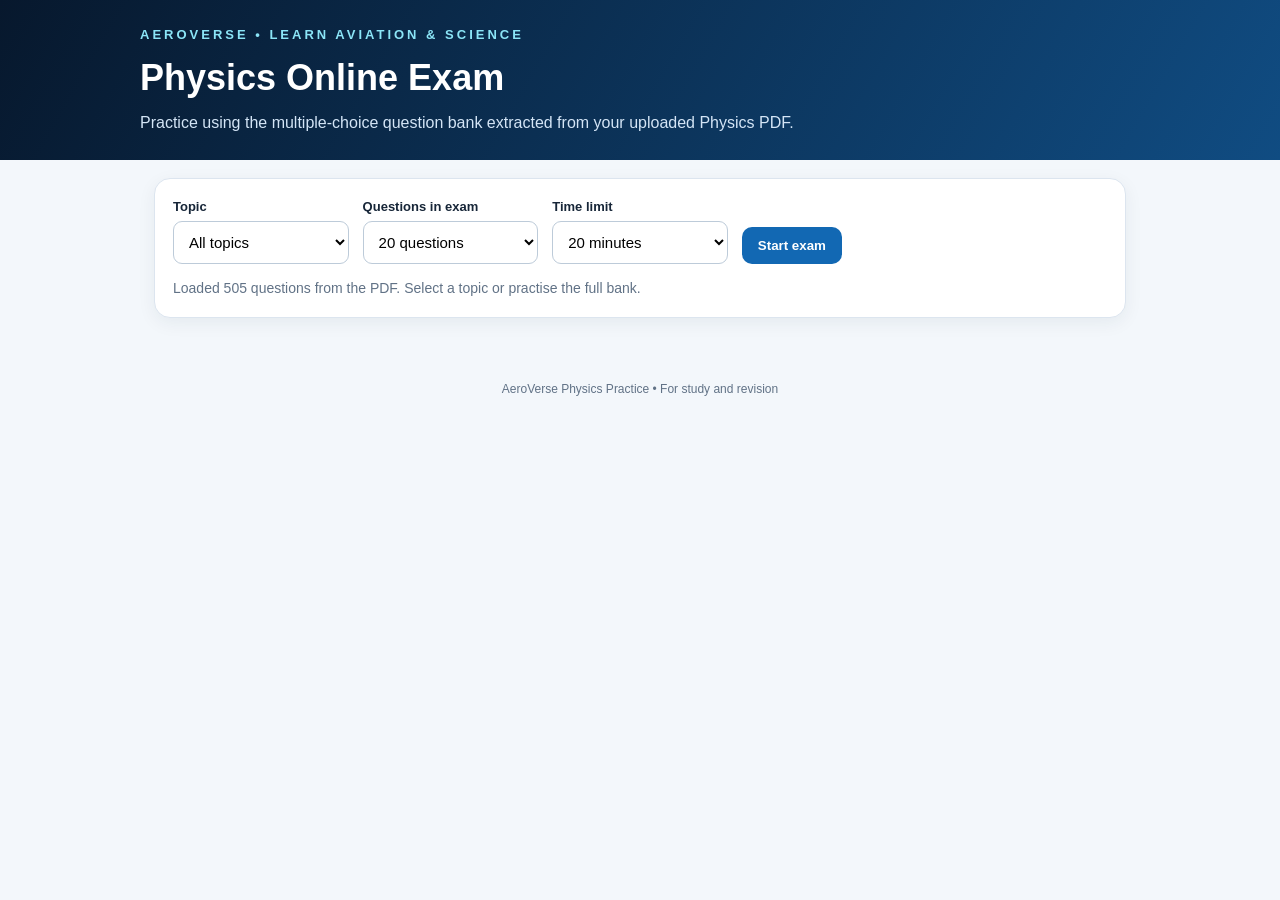
<file: AeroVerse_Physics_Online_Exam.html>
<!doctype html>
<html lang="en"><head><meta charset="utf-8"><meta name="viewport" content="width=device-width,initial-scale=1"><title>AeroVerse | Physics Online Exam</title>
<style>
:root{--navy:#081b33;--blue:#1268b3;--cyan:#37c7e8;--paper:#f3f7fb;--ink:#172638;--muted:#617286;--line:#dce5ef;--green:#16794b;--red:#b83232}*{box-sizing:border-box}body{margin:0;background:var(--paper);color:var(--ink);font:16px/1.5 Arial,Helvetica,sans-serif}.hero{background:linear-gradient(120deg,#07182d,#104c82);color:white;padding:25px 18px}.wrap{max-width:1000px;margin:auto}.brand{font-size:13px;letter-spacing:3px;color:#8be5f7;font-weight:bold}.hero h1{margin:6px 0;font-size:clamp(25px,4vw,36px)}.hero p{margin:0;color:#d4e5f6}.controls,.card,.result{background:#fff;border:1px solid var(--line);border-radius:16px;padding:18px;margin:18px 0;box-shadow:0 5px 18px #102b4410}.controls{display:grid;grid-template-columns:repeat(auto-fit,minmax(170px,1fr));gap:14px;align-items:end}label{display:block;font-weight:bold;font-size:13px;margin-bottom:5px}select,input{width:100%;padding:11px;border:1px solid #bdcbd9;border-radius:9px;background:#fff;font-size:15px}button{border:0;border-radius:10px;padding:11px 16px;font-weight:bold;cursor:pointer;background:var(--blue);color:white}button.secondary{background:#e8f1fa;color:#164c7a}button.danger{background:#9e2525}button:disabled{opacity:.45;cursor:not-allowed}.row{display:flex;gap:10px;flex-wrap:wrap;align-items:center;justify-content:space-between}.pill{display:inline-block;background:#eaf4fb;color:#15578a;border-radius:99px;padding:5px 10px;font-size:12px;font-weight:bold}.muted{color:var(--muted);font-size:14px}.progress{height:8px;background:#e4ebf2;border-radius:99px;overflow:hidden;margin:12px 0}.progress div{height:100%;background:var(--cyan);width:0}.question{font-size:20px;font-weight:bold;margin:14px 0 18px}.option{display:flex;gap:11px;align-items:flex-start;border:1px solid var(--line);padding:13px;border-radius:10px;margin:9px 0;cursor:pointer}.option:hover{border-color:#6aa8d9;background:#f6fbff}.option input{width:auto;margin-top:5px}.option.selected{border-color:var(--blue);background:#edf6ff}.nav{display:flex;gap:9px;flex-wrap:wrap;margin-top:16px}.numbers{display:flex;gap:6px;flex-wrap:wrap;margin-top:14px}.num{padding:7px 10px;background:#e9eef4;color:#314457;border-radius:7px;font-size:13px}.num.done{background:#cceee0;color:#12633f}.num.current{outline:2px solid var(--blue)}.hidden{display:none!important}.review-item{border-top:1px solid var(--line);padding:14px 0}.correct{color:var(--green);font-weight:bold}.wrong{color:var(--red);font-weight:bold}footer{text-align:center;padding:20px;color:var(--muted);font-size:12px}@media(max-width:600px){.controls,.card,.result{padding:14px}.question{font-size:18px}}
</style></head><body><header class="hero"><div class="wrap"><div class="brand">AEROVERSE • LEARN AVIATION & SCIENCE</div><h1>Physics Online Exam</h1><p>Practice using the multiple-choice question bank extracted from your uploaded Physics PDF.</p></div></header>
<main class="wrap" style="padding:0 14px 24px"><section id="setup" class="controls"><div><label for="topic">Topic</label><select id="topic"><option value="all">All topics</option></select></div><div><label for="count">Questions in exam</label><select id="count"><option value="20">20 questions</option><option value="30">30 questions</option><option value="50">50 questions</option><option value="100">100 questions</option><option value="all">All available questions</option></select></div><div><label for="minutes">Time limit</label><select id="minutes"><option value="10">10 minutes</option><option value="20" selected>20 minutes</option><option value="30">30 minutes</option><option value="60">60 minutes</option><option value="120">120 minutes</option><option value="0">No timer</option></select></div><div><button id="start">Start exam</button></div><div class="muted" id="bankInfo" style="grid-column:1/-1"></div></section>
<section id="exam" class="hidden"><div class="row"><span id="counter" class="pill"></span><span id="timer" class="pill">20:00</span><span id="answered" class="muted"></span></div><div class="progress"><div id="bar"></div></div><article class="card"><div class="row"><span id="topicTag" class="pill"></span><span id="sourceNum" class="muted"></span></div><div id="question" class="question"></div><div id="options"></div><div class="nav"><button class="secondary" id="prev">← Previous</button><button id="next">Next →</button><button class="danger" id="submit">Submit exam</button></div><div id="numbers" class="numbers"></div></article></section>
<section id="results" class="result hidden"></section></main><footer>AeroVerse Physics Practice • For study and revision</footer>
<script>
const questionBank=[{"topic":"1. Matter.","sourceNumber":1,"q":"An atom with 3 free electrons in its outer shell is said to be.","options":["pentavalent.","covalent.","trivalent."],"answer":2,"answerText":"trivalent.","explanation":"Number of electrons in the outer shell is called the valency - 1 = monovalent, 2 = divalent, 3 = trivalent etc."},{"topic":"1. Matter.","sourceNumber":2,"q":"What is the mass number of an element?.","options":["Number of electrons and protons.","Number of neutrons and protons.","Number of electrons and neutrons."],"answer":1,"answerText":"Number of neutrons and protons.","explanation":""},{"topic":"1. Matter.","sourceNumber":3,"q":"What do you get when you add 2H2 and O?.","options":["H2 O.","2H2 O.","2H2 O2 ."],"answer":1,"answerText":"2H2 O.","explanation":"Water is molecules each made up of 2 hydrogen atoms and 1 oxygen atom. Here ther is 4 hydrogen atoms, and 2 oxygen atoms, so we can make 2 water molecules."},{"topic":"1. Matter.","sourceNumber":4,"q":"The splitting of a chemical compound is called.","options":["bombardment.","synthesis.","analysis."],"answer":2,"answerText":"analysis.","explanation":""},{"topic":"1. Matter.","sourceNumber":5,"q":"What is the atomic number of an element?.","options":["The number of neutrons in the atom.","The number of electrons in the atom.","The number of protons in the atom."],"answer":2,"answerText":"The number of protons in the atom.","explanation":"NIL. http://en.wikipedia.org/wiki/Atomic_number"},{"topic":"1. Matter.","sourceNumber":6,"q":"An atom with 5 free electrons is said to be.","options":["pentavalet.","covalent.","trivalent."],"answer":2,"answerText":"trivalent.","explanation":"The valency is the number of electrons in the outer shell if that number is 4 or less. If there are more than 4 electrons, the valency is 8 minus the number of electrons. In this case 8 -5 = 3 = trivalent."},{"topic":"1. Matter.","sourceNumber":7,"q":"An atom consists of.","options":["protons, neutron and electrons.","protons and electrons.","protons and neutrons."],"answer":0,"answerText":"protons, neutron and electrons.","explanation":""},{"topic":"1. Matter.","sourceNumber":8,"q":"The maximum number of electrons in the inner shell of an atom is.","options":["8.","2.","4."],"answer":1,"answerText":"2.","explanation":""},{"topic":"1. Matter.","sourceNumber":9,"q":"The mass of a proton equals the mass of a.","options":["neutron.","beta particle.","electron."],"answer":0,"answerText":"neutron.","explanation":"Mass of a proton = mass of a neutron (well, very nearly)."},{"topic":"1. Matter.","sourceNumber":10,"q":"Catalysts.","options":["speed up reactions.","speed up and slow down reactions.","slow down reactions."],"answer":0,"answerText":"speed up reactions.","explanation":"A catalyst speeds up reactions, an inhibitor slows down reaction."},{"topic":"1. Matter.","sourceNumber":11,"q":"If the outer shell of an atom is full the the element is.","options":["unstable / reactive.","a good conductor.","practically inert."],"answer":2,"answerText":"practically inert.","explanation":""},{"topic":"1. Matter.","sourceNumber":12,"q":"Molecules of the same compound are held together by.","options":["cohesive forces.","adhesive forces.","gravitational forces."],"answer":0,"answerText":"cohesive forces.","explanation":"Cohesion is the property that causes like substances to cling together (eg water molecules, forming raindrops). Adhesion is the property that causes unlike substances to stick together (eg the raindrops stick on a washing line)."},{"topic":"1. Matter.","sourceNumber":13,"q":"Oxygen has a valency of.","options":["2.","6.","8."],"answer":0,"answerText":"2.","explanation":"Oxygen has 6 electrons in its outer shell. The valency is the number of electrons in the outer shell if that number is 4 or less. If there are more than 4 electrons, the valency is 8 minus the number of electrons. In this case 8 - 6 = 2."},{"topic":"1. Matter.","sourceNumber":14,"q":"The further from the nucleus the shells are in an atom.","options":["the shells retain the same spacing from each other.","the closer the shells get to each other.","the further the shells get from each other."],"answer":2,"answerText":"the further the shells get from each other.","explanation":"The gap between the 'energy levels' reduces, but the physical gap increases slightly. http://www.1stardrive.com/solar/chem.htm"},{"topic":"1. Matter.","sourceNumber":15,"q":"What determines an element's identity?.","options":["The number of neutrons.","The number of electrons.","The number of protons."],"answer":2,"answerText":"The number of protons.","explanation":"NIL. http://en.wikipedia.org/wiki/Atomic_number"},{"topic":"1. Matter.","sourceNumber":16,"q":"An isotope of an element will have more/less _________ than usual.","options":["electrons.","neutrons.","protons."],"answer":1,"answerText":"neutrons.","explanation":"NIL. http://en.wikipedia.org/wiki/Isotope"},{"topic":"1. Matter.","sourceNumber":17,"q":"The smallest part of an element is.","options":["a compound.","an atom.","a molecule."],"answer":1,"answerText":"an atom.","explanation":""},{"topic":"1. Matter.","sourceNumber":18,"q":"The nucleus of an atom contains.","options":["protons and electrons.","protons and neutrons.","electrons and neutrons."],"answer":1,"answerText":"protons and neutrons.","explanation":""},{"topic":"1. Matter.","sourceNumber":19,"q":"What is atomic mass?.","options":["Number of neutrons.","Number of protons plus the number of neutrons.","Number of protons."],"answer":1,"answerText":"Number of protons plus the number of neutrons.","explanation":""},{"topic":"1. Matter.","sourceNumber":20,"q":"A solid melted into a liquid will take up.","options":["less space.","the same amount of space.","more space."],"answer":0,"answerText":"less space.","explanation":"When a solid melts, its volume decreases - and then begins to increase again as the temperature of the liquid rises."},{"topic":"1. Matter.","sourceNumber":21,"q":"What form of heat is used to turn a solid into a liquid?.","options":["specific heat.","coefficient of heat.","heat of fusion."],"answer":2,"answerText":"heat of fusion.","explanation":"Fusion' is another term for melting (as in fusion welding)."},{"topic":"1. Matter.","sourceNumber":22,"q":"Change from solid to gas state without going through liquid state is called.","options":["transformation.","sublimation.","state leap."],"answer":1,"answerText":"sublimation.","explanation":"Sublimation is when a solid vapourises without first melting."},{"topic":"1. Matter.","sourceNumber":23,"q":"What is the smallest particle of matter that can exist in nature?.","options":["A molecule.","An isotope.","An atom."],"answer":2,"answerText":"An atom.","explanation":"An atom is the smallest particle of matter that can exist in nature."},{"topic":"1. Matter.","sourceNumber":24,"q":"A positive ion.","options":["has extra electrons.","has missing electrons.","is a radioactive isotope."],"answer":1,"answerText":"has missing electrons.","explanation":"A positive ion is an atom with missing electrons."},{"topic":"1. Matter.","sourceNumber":25,"q":"The isotope of a carbon atom C14 to C12 will have.","options":["same numbers of neutrons.","same numbers of protons.","same number of electrons."],"answer":1,"answerText":"same numbers of protons.","explanation":"An isotope is an atom with the same atomic number but different mass number. Atomic number is the number of protons. Mass number is the number of protons plus neutrons. Note: the number of electrons can differ from one atom to another (making ions)."},{"topic":"1. Matter.","sourceNumber":26,"q":"If an atom has 2 protons, how many electrons will it have?.","options":["1.","8.","2."],"answer":2,"answerText":"2.","explanation":"Since it is an 'atom' (and not an ion) it has the same number of electrons as protons."},{"topic":"1. Matter.","sourceNumber":27,"q":"A molecule with like atoms is said to be a.","options":["neutroid.","compound.","element."],"answer":2,"answerText":"element.","explanation":"If only one type of atom is involved, it is an element."},{"topic":"1. Matter.","sourceNumber":28,"q":"Two elements in the same substance is said to be a.","options":["mixture.","element.","compound."],"answer":2,"answerText":"compound.","explanation":"A compound is a substance formed by chemical reaction between 2 or more elements. A mixture could be 2 or more compounds. A tenuous question."},{"topic":"1. Matter.","sourceNumber":29,"q":"The number of protons in an atom is equal to the number of.","options":["electrons.","neutrons.","mass number."],"answer":0,"answerText":"electrons.","explanation":"No. of protons = No. of electrons, or it is not an atom."},{"topic":"1. Matter.","sourceNumber":30,"q":"The charge of an electron is.","options":["neutral.","negative.","positive."],"answer":1,"answerText":"negative.","explanation":"Electrons are negative."},{"topic":"1. Matter.","sourceNumber":31,"q":"A valance electron is an electron.","options":["in the innermost shell.","in the outermost shell.","which is not within an atom."],"answer":1,"answerText":"in the outermost shell.","explanation":"The outer shell is the valence shell."},{"topic":"1. Matter.","sourceNumber":32,"q":"Molecules of unlike atoms are combined by their.","options":["adhesive force.","magnetic force.","cohesive force."],"answer":0,"answerText":"adhesive force.","explanation":"Cohesion is the property that causes like substances to cling together (eg water molecules, forming raindrops - from 'cohesion' meaning to stick together). Adhesion is the property that causes unlike substances to stick together (eg the raindrops stick, or 'adhere to' a washing line)."},{"topic":"1. Matter.","sourceNumber":33,"q":"What is the difference between hydrogen, deuterium and tritium?.","options":["The number of electrons.","The number of protons.","The number of neutrons."],"answer":2,"answerText":"The number of neutrons.","explanation":"There are three isotopes of the element hydrogen: hydrogen, deuterium, and tritium. They each have one single proton (Z=1), but differ in the number of their neutrons. Hydrogen has no neutron, deuterium has one, and tritium has two neutrons."},{"topic":"1. Matter.","sourceNumber":34,"q":"The smallest material in the universe is.","options":["an ion.","helium.","hydrogen."],"answer":2,"answerText":"hydrogen.","explanation":"Hydrogen is the smallest known element, having just 1 electron and 1 proton and no neutrons."},{"topic":"1. Matter.","sourceNumber":35,"q":"What is the atomic number of the element shown here?.","options":["7.","3.","4."],"answer":1,"answerText":"3.","explanation":"The atomic number is the number of protons and is always the smallest number (and yes, the element shown is not possible)."},{"topic":"1. Matter.","sourceNumber":36,"q":"What is the mass number of the element shown here?.","options":["4.","5.","9."],"answer":1,"answerText":"5.","explanation":"The mass number is the number of protons + the number of neutrons and is always the biggest of the 2 numbers."},{"topic":"1. Matter.","sourceNumber":37,"q":"There are solids, liquids and gases present in the universe and every unit of theirs occupy some space. This is called.","options":["matter.","compound.","mass."],"answer":0,"answerText":"matter.","explanation":"All material in space is known as matter. (All matter 'has' mass, but that is not what the question asks - what is it known as, not, what does it have)."},{"topic":"1. Matter.","sourceNumber":38,"q":"An atom deficient of a valency electron is deficient.","options":["of an electron in the outer shell.","of a neutron in the outer shell.","of an electron in the inner shell."],"answer":0,"answerText":"of an electron in the outer shell.","explanation":"The valency electrons are in the outer shell."},{"topic":"1. Matter.","sourceNumber":39,"q":"The maximum number of electrons in the second shell is.","options":["4.","8.","2."],"answer":1,"answerText":"8.","explanation":"Try the formula '2n-squared', where 'n' is the shell number. In this case 2 * (2 * 2) = 8."},{"topic":"1. Matter.","sourceNumber":40,"q":"What does an oxygen atom consist of?.","options":["Protons, neutrons and electrons.","Protons and electrons.","Protons and neutrons."],"answer":0,"answerText":"Protons, neutrons and electrons.","explanation":"All atoms have protons, neutrons and electrons (except hydrogen, which has no neutrons)."},{"topic":"1. Matter.","sourceNumber":41,"q":"Surface molecular attraction between two different molecules is.","options":["adhesive.","gravitational.","cohesive."],"answer":0,"answerText":"adhesive.","explanation":"Cohesion is the property that causes like substances to cling together (e.g. water molecules, forming raindrops - from 'cohesion' meaning to stick together). Adhesion is the property that causes unlike substances to stick together (e.g. the raindrops stick, or 'adhere to' a washing line)."},{"topic":"1. Matter.","sourceNumber":42,"q":"The atomic mass number is the number of.","options":["protons plus electrons.","neutrons plus electrons.","protons plus neutrons."],"answer":2,"answerText":"protons plus neutrons.","explanation":"Mass Number is the number of protons + neutrons."},{"topic":"1. Matter.","sourceNumber":43,"q":"A catalyst in a chemical reaction does what?.","options":["Can either speed it up or slow it down.","Speeds it up.","Slows it down."],"answer":1,"answerText":"Speeds it up.","explanation":"Official definition of 'catalyst': A substance that increases the rate of a chemical reaction by reducing the activation energy, but which is left unchanged by the reaction."},{"topic":"1. Matter.","sourceNumber":44,"q":"What is the number of electrons in the inner-most shell of an atom?.","options":["4.","8.","2."],"answer":2,"answerText":"2.","explanation":"The inner shell of an atom has 2 electrons."},{"topic":"1. Matter.","sourceNumber":45,"q":"What form of heat is used to turn a solid into a gas?.","options":["Sensible heat.","Specific heat.","Latent heat."],"answer":2,"answerText":"Latent heat.","explanation":"To change any state, the heat required is called 'latent heat'."},{"topic":"1. Matter.","sourceNumber":46,"q":"The heat required to change a liquid to a gas at constant temperature is the heat of.","options":["fusion.","condensation.","vaporisation."],"answer":2,"answerText":"vaporisation.","explanation":"The heat required to turn a liquid into a gas (vaporise) is called the 'latent heat of vaporisation'."},{"topic":"1. Matter.","sourceNumber":47,"q":"An atom with a full outer shell is.","options":["practically inert.","a good insulator.","a good conductor."],"answer":0,"answerText":"practically inert.","explanation":"An atom with a full outer shell is practically inert."},{"topic":"1. Matter.","sourceNumber":48,"q":"An element with a full valence shell is.","options":["very reactive.","good conductor.","inert."],"answer":2,"answerText":"inert.","explanation":"An element with a full valence shell is inert."},{"topic":"1. Matter.","sourceNumber":49,"q":"A substance of two or more different atoms is.","options":["a neutrino.","an isotope.","a chemical compound."],"answer":2,"answerText":"a chemical compound.","explanation":"A compound is two or more different atoms."},{"topic":"1. Matter.","sourceNumber":50,"q":"An atom with 5 electrons in its outer shell is.","options":["trivalent.","pentavelent.","covalent."],"answer":0,"answerText":"trivalent.","explanation":"Valency is the number of electrons in the outer shell (up to 4) or 8 minus the number of electrons in the outer shell (over 4)."},{"topic":"1. Matter.","sourceNumber":51,"q":"Protons have.","options":["no charge.","positive charge.","negative charge."],"answer":1,"answerText":"positive charge.","explanation":"Protons are positively charged."},{"topic":"1. Matter.","sourceNumber":52,"q":"Producing a compound from commonly available materials is.","options":["synthesis.","analysis.","bombardment."],"answer":0,"answerText":"synthesis.","explanation":"Making a compound is called synthesis, breaking it apart is called analysis."},{"topic":"1. Matter.","sourceNumber":53,"q":"A different number of nucleons in the nucleus of atoms would represent.","options":["semiconductor.","isotopes.","isotones."],"answer":1,"answerText":"isotopes.","explanation":"An Isotope is an element with a 'wrong' number of neutrons."},{"topic":"1. Matter.","sourceNumber":54,"q":"Molecules of matter are in constant motion. The amount of vibration or motion is dependent on.","options":["temperature.","volume.","pressure."],"answer":0,"answerText":"temperature.","explanation":"Temperature produces molecular motion."},{"topic":"1. Matter.","sourceNumber":55,"q":"When a chemical change takes place, the smallest particle indivisible in an element is called.","options":["an atom.","an electron.","a neutron."],"answer":0,"answerText":"an atom.","explanation":"An atom is the smallest particle in an element. Particles smaller than that (neutrons, protons, electrons) do not define an element."},{"topic":"1. Matter.","sourceNumber":56,"q":"A nucleus of an atom consists of.","options":["positively charged particles.","a nucleus and normally has no overall charge at all and so is neutral.","negatively charged particles."],"answer":0,"answerText":"positively charged particles.","explanation":"Protons are positive, neutrons are neutral."},{"topic":"1. Matter.","sourceNumber":57,"q":"A compound is a.","options":["mixture of more than one element which are chemically bonded together.","solution (either liquid or solid) of elements or mixtures of elements to form a new material.","mixture of more than one element which are mixed together."],"answer":0,"answerText":"mixture of more than one element which are chemically bonded together.","explanation":"A compound is two or more elements chemically bonded."},{"topic":"1. Matter.","sourceNumber":58,"q":"A compound such as water can exist in how many states?.","options":["2.","3.","1."],"answer":1,"answerText":"3.","explanation":"Solid, liquid, gas."},{"topic":"1. Matter.","sourceNumber":59,"q":"Select the correct statement from the following.","options":["Temperature is the only factor which can affect the state in which matter exists.","Matter can only exist in one of three states.","As temperature rises a solid will always become a liquid and then a gas."],"answer":1,"answerText":"Matter can only exist in one of three states.","explanation":"Solid, liquid, gas. Pressure also affects the state in which matter exists."},{"topic":"1. Matter.","sourceNumber":60,"q":"Isotopes of an element have.","options":["a different atomic number.","the same number of neutrons but a different number of protons.","the same number of protons but a different number of neutrons."],"answer":2,"answerText":"the same number of protons but a different number of neutrons.","explanation":""},{"topic":"1. Matter.","sourceNumber":61,"q":"Neutrons have.","options":["no charge.","a positive charge.","a negative charge."],"answer":0,"answerText":"no charge.","explanation":""},{"topic":"1. Matter.","sourceNumber":62,"q":"Atomic MASS number is the number of.","options":["protons.","protons and neutrons.","electrons."],"answer":1,"answerText":"protons and neutrons.","explanation":"Mass number is the total number of items in the nucleus (protons and neutrons)."},{"topic":"1. Matter.","sourceNumber":63,"q":"How many electrons does an `S` orbital hold?.","options":["6.","8.","2."],"answer":2,"answerText":"2.","explanation":"How many electrons does an `S` orbital hold?."},{"topic":"1. Matter.","sourceNumber":64,"q":"The number of electrons in a stable atom equals.","options":["the number of neutrons in the nucleus.","the number of protons and neutrons in the nucleus.","the number of protons in the nucleus."],"answer":2,"answerText":"the number of protons in the nucleus.","explanation":"Electrons = Protons (to cancel the electrical charge)."},{"topic":"1. Matter.","sourceNumber":65,"q":"An isotope of an element has.","options":["the same atomic number but a different mass number.","the same mass number but a different atomic number.","a different mass and atomic number."],"answer":0,"answerText":"the same atomic number but a different mass number.","explanation":"NIL. http://en.wikipedia.org/wiki/Isotope"},{"topic":"1. Matter.","sourceNumber":66,"q":"The mass number of an element is based on.","options":["the total number of protons and neutrons in its nucleus.","the number of protons in its nucleus.","the number of neutrons in its nucleus."],"answer":0,"answerText":"the total number of protons and neutrons in its nucleus.","explanation":"NIL. http://chemistry.about.com/library/glossary/bldef57040.htm"},{"topic":"1. Matter.","sourceNumber":67,"q":"The atomic weight of all atoms is related to.","options":["Hydrogen.","Carbon.","Helium."],"answer":1,"answerText":"Carbon.","explanation":"NIL. http://education.yahoo.com/reference/dictionary/entry/atomic%20weight"},{"topic":"1. Matter.","sourceNumber":68,"q":"The chemical bonding of two or more elements is called.","options":["chemical analysis.","chemical synthesis.","chemical fusion."],"answer":1,"answerText":"chemical synthesis.","explanation":"NIL. http://en.wikipedia.org/wiki/Chemical_synthesis"},{"topic":"1. Matter.","sourceNumber":69,"q":"Two or more elements that are chemically bonded together and have an even mass distribution form a.","options":["mixture.","substance.","chemical compound."],"answer":2,"answerText":"chemical compound.","explanation":"When elements bond chemically, they make a compound."},{"topic":"1. Matter.","sourceNumber":70,"q":"An atom that gains one or more additional electrons is called.","options":["a negative ion.","a positive ion.","an isotope."],"answer":0,"answerText":"a negative ion.","explanation":"Electrons are negatively charged, so additional electrons make an atom into a negative ion."},{"topic":"1. Matter.","sourceNumber":71,"q":"Ionic bonding involves.","options":["electron sharing.","attraction to a free electron cloud.","electron transfer."],"answer":2,"answerText":"electron transfer.","explanation":"Ionic bonding is formed when electrons are transferred."},{"topic":"1. Matter.","sourceNumber":72,"q":"Non-metals form.","options":["covalent bonds.","ionic bond.","metallic bonds."],"answer":0,"answerText":"covalent bonds.","explanation":"Non-metals usually form covalent bonds."},{"topic":"1. Matter.","sourceNumber":73,"q":"Brownian Movement describes.","options":["Brownian Movement describes.","the attraction of electrons.","the motion of molecules."],"answer":2,"answerText":"the motion of molecules.","explanation":"NIL. http://www.hyperdictionary.com/dictionary/Brownian+movement"},{"topic":"1. Matter.","sourceNumber":74,"q":"Elements on the extreme right of the periodic table are.","options":["Metals.","Non-metals.","Transition metals."],"answer":1,"answerText":"Non-metals.","explanation":"NIL. http://science.howstuffworks.com/atom8.htm"},{"topic":"1. Matter.","sourceNumber":75,"q":"Oxygen, atomic number 8 is.","options":["trivalent.","univalent.","bivalent."],"answer":2,"answerText":"bivalent.","explanation":"NIL. http://www.sil.org/linguistics/GlossaryOfLinguisticTerms/WhatIsValency.htm"},{"topic":"1. Matter.","sourceNumber":76,"q":"The atomic number of the atom of an element is based on.","options":["the number of neutrons in to nucleus.","the number of protons in its nucleus.","the total number of protons and neutrons in its nucleus."],"answer":1,"answerText":"the number of protons in its nucleus.","explanation":"NIL. http://www.hyperdictionary.com/dictionary/atomic+number"},{"topic":"1. Matter.","sourceNumber":77,"q":"Water is.","options":["an element.","a mixture.","a compound."],"answer":2,"answerText":"a compound.","explanation":""},{"topic":"1. Matter.","sourceNumber":78,"q":"The Mass of a Proton is approximately.","options":["equal to the mass of an electron.","equal to the relative mass of a molecule.","2000 times greater than the mass of an electron."],"answer":2,"answerText":"2000 times greater than the mass of an electron.","explanation":""},{"topic":"1. Matter.","sourceNumber":79,"q":"Noble gases are _______ and _______ and have a full outer shell of electrons.","options":["fluorine and neon.","sulphur and neon.","helium, neon, argon."],"answer":2,"answerText":"helium, neon, argon.","explanation":"NIL. http://www.chemicalelements.com/groups/noblegases.html"},{"topic":"1. Matter.","sourceNumber":80,"q":"If a hydrogen atom has 2 neutrons and 1 proton what kind of water would you get?.","options":["Fresh water.","Heavy water.","Salt water."],"answer":1,"answerText":"Heavy water.","explanation":"Heavy water - water containing a substantial proportion of deuterium atoms, used in nuclear reactors."},{"topic":"1. Matter.","sourceNumber":81,"q":"A majority of an atom's mass is in the.","options":["compound.","isotope.","nucleus."],"answer":2,"answerText":"nucleus.","explanation":"NIL. http://en.wikipedia.org/wiki/Atom 2.1. Mechanics – Statics."},{"topic":"1. Matter.","sourceNumber":1,"q":"An insulator has its electrons.","options":["tightly bound.","loosely bound.","otally free from the atoms."],"answer":0,"answerText":"tightly bound.","explanation":"Aircraft Electricity & Electronics 5th edition TK Eismin."},{"topic":"1. Matter.","sourceNumber":2,"q":"The centre of gravity of an aircraft is adjusted by two weights, 10 kg and 5 ckg plaed 4m and 2 m aft of the c of g. To what position must a 20 kg weight be added to balance the c of g?.","options":["2.5m.","4m.","2m."],"answer":0,"answerText":"2.5m.","explanation":"(10 * 4) + (5 * 2) = 20 x ? 40+10=20 x ? ? = 2.5m."},{"topic":"1. Matter.","sourceNumber":3,"q":"For the CGS system, the force is.","options":["the 'N' which produces an acceration of 1 cm/s2 for a mass of gram.","the 'dyne' which produces an acceleration of 1cm/s2 for a mass of gram.","the 'pd1' which produces an acceleration of 1 cm/s2 for a mass of gram."],"answer":1,"answerText":"the 'dyne' which produces an acceleration of 1cm/ s2 for a mass of gram.","explanation":""},{"topic":"1. Matter.","sourceNumber":4,"q":"The quadrature component of a vector is.","options":["45° to the original.","90° to the original.","180° to the original."],"answer":1,"answerText":"90° to the original.","explanation":""},{"topic":"1. Matter.","sourceNumber":5,"q":"1 Newton is equal to.","options":["1 kilogram meter per second per second.","1 kilogram of force.","1 joule per second."],"answer":0,"answerText":"1 kilogram meter per second per second.","explanation":"Remember Newtons 2nd law 'F=ma'. Well, 'm' is in kilograms, 'a' is in metres per second squared (or meters per second per second) so put the two together and 'F' is…."},{"topic":"1. Matter.","sourceNumber":6,"q":"The SI unit of mass is the.","options":["metre (m).","pound (lb).","kilogram (kg)."],"answer":2,"answerText":"kilogram (kg).","explanation":""},{"topic":"1. Matter.","sourceNumber":7,"q":"A slug is a unit of.","options":["speed.","mass.","weight."],"answer":1,"answerText":"mass.","explanation":"A very old unit of mass - equal to 14.6 kg."},{"topic":"1. Matter.","sourceNumber":8,"q":"If an object in air is submerged in a liquid or a gas its weight will.","options":["increase.","decrease.","remain the same."],"answer":2,"answerText":"remain the same.","explanation":"thing that can change the weight of an object is the gravitational field it is in."},{"topic":"1. Matter.","sourceNumber":9,"q":"If a material is loaded excessively and is permanently deformed, it is said to be.","options":["stretched.","stressed.","strained."],"answer":2,"answerText":"strained.","explanation":"Strain = extension / original length (Stress = force / area)."},{"topic":"1. Matter.","sourceNumber":10,"q":"The SI unit of force is the.","options":["Newton (N).","Metre (m).","Pascal (Pa)."],"answer":0,"answerText":"Newton (N).","explanation":""},{"topic":"1. Matter.","sourceNumber":11,"q":"The formula for calculating stress is.","options":["load divided by cross sectional area.","area divided by load.","load multiplied by cross sectional area."],"answer":0,"answerText":"load divided by cross sectional area.","explanation":""},{"topic":"1. Matter.","sourceNumber":12,"q":"Stress is given by.","options":["force per unit area.","extension per original length.","force per original length."],"answer":0,"answerText":"force per unit area.","explanation":""},{"topic":"1. Matter.","sourceNumber":13,"q":"The force which opposes twisting deformation is.","options":["torsion.","strain.","shear."],"answer":0,"answerText":"torsion.","explanation":"A torsional force opposes twisting."},{"topic":"1. Matter.","sourceNumber":14,"q":"A force perpendicular to a beam produces what type of stress?.","options":["compressive.","shear.","tensile."],"answer":1,"answerText":"shear.","explanation":"perpendicular to a beam (such a s a man on a diving board) produces bending and shear stress."},{"topic":"1. Matter.","sourceNumber":15,"q":"The extension of a spring can be determined using.","options":["Charles' Law.","Newton's 2nd Law.","Hooke's Law."],"answer":2,"answerText":"Hooke's Law.","explanation":"Hooke's law is 'extension is proportional to force'."},{"topic":"1. Matter.","sourceNumber":16,"q":"When a steel bar is overstressed, what is the name of the point at which it does not return to its original form after the load is released?.","options":["Ultimate point.","Yield point.","Young's modulus."],"answer":1,"answerText":"Yield point.","explanation":""},{"topic":"1. Matter.","sourceNumber":17,"q":"Two couples with magnitude F act against each other. The resultant will be.","options":["-2F.","2F.","0."],"answer":2,"answerText":"0.","explanation":"A 'couple' is 2 forces acting in the same rotational direction an equal distance from a pivot point (like turning a die holder). Two couples in opposition will cancel each other."},{"topic":"1. Matter.","sourceNumber":18,"q":"The height of mercury required to give 1 bar is.","options":["700 mm.","1000 mm.","760 mm."],"answer":2,"answerText":"760 mm.","explanation":"1 bar is almost atmospheric pressure."},{"topic":"1. Matter.","sourceNumber":19,"q":"A vessel has 25 ml of water which produces 10 kPa. If another 125 ml of water is added, what will be the pressure in the vessel?.","options":["40 kPa.","50 kPa.","60 kPa."],"answer":2,"answerText":"60 kPa.","explanation":"pressure = density * gravity * height. 25ml + 125ml = 150ml or 6 times. So 6 * height = 6 * pressure."},{"topic":"1. Matter.","sourceNumber":20,"q":"Two hydraulic jacks with different diameters have the same fluid pressures entering at the same rate. They will extend at.","options":["the same rate until the smaller jack becomes full.","the same rate.","different rates."],"answer":2,"answerText":"different rates.","explanation":"diameter will have the greater force. The 'trade-off' for this is that it will move slower."},{"topic":"1. Matter.","sourceNumber":21,"q":"What load can be lifted on jack B?.","options":["300N.","200N.","100N."],"answer":2,"answerText":"100N.","explanation":"10 times the area, then it can lift 10 times the load."},{"topic":"1. Matter.","sourceNumber":22,"q":"The most common method of expressing pressure is in.","options":["inch pounds per square inch.","grams per square inch.","pounds per square inch."],"answer":2,"answerText":"pounds per square inch.","explanation":"Pressure is usually measured in Pounds per Square Inch (PSI)."},{"topic":"1. Matter.","sourceNumber":23,"q":"The difference between two pressures is.","options":["vacuum pressure.","differential pressure.","static pressure."],"answer":1,"answerText":"differential pressure.","explanation":"Differential pressure is the difference between two pressures (such as inside and outside the aircraft cabin)."},{"topic":"1. Matter.","sourceNumber":24,"q":"What torque loading would you apply to a nut if the force is 50 lbs, exerted 2 feet from its axis?.","options":["100 lbs.ft.","600 lbs.ft.","251 lbs.ft."],"answer":0,"answerText":"100 lbs.ft.","explanation":"Torque loading = force * distance."},{"topic":"1. Matter.","sourceNumber":25,"q":"In a jack with a ram only on one side and hydraulic fluid applied from both sides.","options":["a condition of hydraulic lock exists and no movement will take place.","the ram will move opposite to the side where the ram is due to pressure acting on differential areas.","the ram will move to the side where the ram is, due to pressure acting on differential areas."],"answer":1,"answerText":"the ram will move opposite to the side where the ram is due to pressure acting on differential areas.","explanation":"The non-ram side has a greater area, so the ram will be pushed from that side to the ram side."},{"topic":"1. Matter.","sourceNumber":26,"q":"Using the same hydraulic pressure, the force applied by a hydraulic jack of 4 sq. inch piston area.","options":["will be half that applied by a similar jack of 2 sq. inch piston area.","will be equal to that applied by a similar jack of 2 sq. inch piston area.","will be twice that applied by a similar jack of 2 sq. inch piston area."],"answer":1,"answerText":"will be equal to that applied by a similar jack of 2 sq. inch piston area.","explanation":"Force = pressure * area."},{"topic":"1. Matter.","sourceNumber":27,"q":"A pressure of 100 PSI acts on two jacks in a hydraulic system, having piston areas 2 sq in and 4 sq in.","options":["the smaller jack will exert a force of 50 lb and the larger a force of 25 lb.","the smaller jack will exert a force of 200 lb and the larger a force of 400 lb.","the two jacks will exert the same force."],"answer":1,"answerText":"the smaller jack will exert a force of 200 lb and the larger a force of 400 lb.","explanation":"Force = pressure * area. 100 * 2 = 200 lbs. 100 * 4 = 400 lbs."},{"topic":"1. Matter.","sourceNumber":28,"q":"The purpose of an accumulator in a hydraulic system is to.","options":["collect air from the hydraulic fluid, thus reducing the requirement for frequent bleeding.","relieve excess pressure.","store hydraulic fluid under pressure."],"answer":2,"answerText":"store hydraulic fluid under pressure.","explanation":"An accumulator stores hydraulic pressure for use when the main pressure pump fails."},{"topic":"1. Matter.","sourceNumber":29,"q":"If the hydraulic system accumulator has a low air pressure, it will cause.","options":["rapid pressure fluctuations during operation of services.","rapid movement of the operating jacks.","slow build up of pressure in the system."],"answer":0,"answerText":"rapid pressure fluctuations during operation of services.","explanation":"The secondary purpose of an accumulator is to damp out pressure fluctuations."},{"topic":"1. Matter.","sourceNumber":30,"q":"The specific torque loading for a bolt is 50 lbs.ins but an extension of 2 inches is needed to reach the bolt in addition to the 8 inches torque wrench. What will the actual reading?.","options":["54 lb.ins.","40 lb.ins.","60 lb.ins."],"answer":1,"answerText":"40 lb.ins.","explanation":"New torque reading = desired torque x L/(x+L). 50 * 8/10 = 40 lb.ins."},{"topic":"1. Matter.","sourceNumber":31,"q":"If 1500 psi hydraulic pressure is pumped into an accumulator, with a pre-charge air pressure of 1000 psi the gauge will read.","options":["2500 psi.","1500 psi.","1000 psi."],"answer":1,"answerText":"1500 psi.","explanation":"The accumulator pressure gauge reads the hydraulic pressure only when it is above the charge pressure."},{"topic":"1. Matter.","sourceNumber":32,"q":"Young's modulus is.","options":["stress * strain.","strain / stress.","stress / strain."],"answer":0,"answerText":"stress / strain.","explanation":"Young's Modulus (E) is the ratio Stress / Strain."},{"topic":"1. Matter.","sourceNumber":33,"q":"A cylinder filled with water to half a metre will exert a pressure of.","options":["4.9 Pa.","4900 Pa.","49 Pa."],"answer":1,"answerText":"4900 Pa.","explanation":"Pressure = density * gravity * height = 1000 (for water) * 10 * 0.5 = 5000 Pa. Answer is 4900 Pa because gravity is slightly less than 10 (9.81 to be exact)."},{"topic":"1. Matter.","sourceNumber":34,"q":"A mass of 10kg placed 2 metres away from a pivot will have a moment of.","options":["196 NM.","50 NM.","20 NM."],"answer":0,"answerText":"196 NM.","explanation":"10 kg = 10 * 9.8 = 98N. Moment = force * radius = 98 * 2 = 196 Nm."},{"topic":"1. Matter.","sourceNumber":35,"q":"25 litres of fuel exerts a pressure of 10KPa. If a further 125 litres is added, the pressure will now be.","options":["50 kPa.","60 kPa.","40 kPa."],"answer":1,"answerText":"60 kPa.","explanation":"Total Fuel = 150 litres = 6 * 25. 6 * original pressure = 60 kPa."},{"topic":"1. Matter.","sourceNumber":36,"q":"1000 lb/in2 is in an accumulator. If 3000 lb/in2 of hydraulic fluid is pumped in, what is the pressure on the air side?.","options":["3000 lb/in2.","4000 lb/in2.","1000 lb/in2."],"answer":0,"answerText":"3000 lb/in2.","explanation":"The piston does not move until the hydraulic pressure exceeds 1000 psi. From then on, the air and hydraulic pressures are equal (at all times that the piston is off its stops)."},{"topic":"1. Matter.","sourceNumber":37,"q":"A fractional decrease in volume of a material when it is compressed is a function of the.","options":["compressive strain.","compressive strain.","bulk modulus."],"answer":2,"answerText":"bulk modulus.","explanation":"Bulk modulus = ratio of change in pressure to the fractional volume compression."},{"topic":"1. Matter.","sourceNumber":38,"q":"A ram has a piston with 2 in2. Another ram with a piston of 2 4 in will provide.","options":["the same force.","double the force.","square the force."],"answer":1,"answerText":"double the force.","explanation":"Double the area = double the force. (However, if the question said double the radius or diameter, the force is a square of that, i.e 4x)."},{"topic":"1. Matter.","sourceNumber":39,"q":"How much force is exerted by piston if it is subjected to a pressure of 3000 Pa and has surface area of 2.5 m2?.","options":["7500 N.","3000 N.","1200 N."],"answer":0,"answerText":"7500 N.","explanation":"Force = pressure * area = 3000 * 2.5 = 7.5 N."},{"topic":"1. Matter.","sourceNumber":40,"q":"A force of 10 million Newton’s is expressed numerically as.","options":["10 MN.","10 MN.","1 MN."],"answer":0,"answerText":"10 MN.","explanation":"million Newtons = 10 MN (MegaNewtons)."},{"topic":"1. Matter.","sourceNumber":41,"q":"A millilitre is equal to.","options":["one million litres.","one millionth of a litre.","one thousandth of a litre."],"answer":2,"answerText":"one thousandth of a litre.","explanation":"A millilitre = 1/1000 litre."},{"topic":"1. Matter.","sourceNumber":42,"q":"If a square has an area of 9m2, one side is.","options":["3 m.","3 m2 .","3 sq. m."],"answer":0,"answerText":"3 m.","explanation":"3 m * 3m = 9 m2."},{"topic":"1. Matter.","sourceNumber":43,"q":"A vector quantity is a quantity which.","options":["possesses sense, magnitude and direction.","possesses direction only.","possesses sense only."],"answer":0,"answerText":"possesses sense, magnitude and direction.","explanation":"A vector quantity has magnitude AND direction. (sense and direction are the same thing)."},{"topic":"1. Matter.","sourceNumber":44,"q":"One atmosphere is equal to. 2","options":["1.22 kg/m .","14.7 lbf/in2.","28.9 inches of Hg."],"answer":1,"answerText":"14.7 lbf/in2.","explanation":"atmosphere = 14.7 pounds-force (lbf) per square inch."},{"topic":"1. Matter.","sourceNumber":45,"q":"Strain is calculated by.","options":["Original Length * Extension.","Extension ÷ Original Length.","Original Length ÷ Extension."],"answer":1,"answerText":"Extension ÷ Original Length.","explanation":"Strain = change in length divided by original length."},{"topic":"1. Matter.","sourceNumber":46,"q":"When a twisting force is applied to a bolt, what stress is exerted on to the head?.","options":["Shear.","Compressive.","Torsion."],"answer":2,"answerText":"Torsion.","explanation":"A twisting force applied to a bolt produces 'torsion stress' (which technically is a form of shear)."},{"topic":"1. Matter.","sourceNumber":47,"q":"When you overstress a steel bar, what is the point called where it does not return to its original form?.","options":["Plastic limit.","Elasticity limit.","Deformation limit."],"answer":1,"answerText":"Elasticity limit.","explanation":"The point at which the stressed bar does not return to its original form is called the 'elastic limit'."},{"topic":"1. Matter.","sourceNumber":48,"q":"The formula for calculating shear is.","options":["force ÷ cross-sectional area.","force * area.","force ÷ area parallel to the force."],"answer":2,"answerText":"force ÷ area parallel to the force.","explanation":"Formula for shear (stress) is Shear stress = force/area parallel to force."},{"topic":"1. Matter.","sourceNumber":49,"q":"A force 10 N is placed 2 Meters from a pivot point, what is the moment?.","options":["20 Nm.","20 Nm.","80 Nm."],"answer":0,"answerText":"20 Nm.","explanation":"N at 2 m distance produces 10 * 2 = 20 Nm."},{"topic":"1. Matter.","sourceNumber":50,"q":"If a tensile load is placed on a bar, it will.","options":["bend.","crush.","stretch."],"answer":2,"answerText":"stretch.","explanation":"tensile load placed on a bar will stretch it."},{"topic":"1. Matter.","sourceNumber":51,"q":"What atmospheric conditions will cause the true landing speed of an aircraft to be highest?.","options":["Low temp, high humidity.","Head wind, low humidity.","High temp, high humidity."],"answer":2,"answerText":"High temp, high humidity.","explanation":"Lift is least at low density. Density is lowest at high temperature and high humidity."},{"topic":"1. Matter.","sourceNumber":52,"q":"Structures designed to withstand compression are called a.","options":["tie.","strut.","beam."],"answer":1,"answerText":"strut.","explanation":"Tension - Tie, Compression - Strut, Bending - Beam."},{"topic":"1. Matter.","sourceNumber":53,"q":"1 Pascal equals.","options":["105 N/m2.","1 N/m2.","10 Nm."],"answer":1,"answerText":"1 N/m2.","explanation":"1 Pa = 1 N/m2."},{"topic":"1. Matter.","sourceNumber":54,"q":"The addition of 2 different vectors to produce another vector is called.","options":["component.","resolution.","resultant."],"answer":2,"answerText":"resultant.","explanation":"The resultant of two vectors. The mathematical process is actually called 'composition'."},{"topic":"1. Matter.","sourceNumber":55,"q":"Two items weighing 11kg and 8kg are placed 2m and 1m respectively aft of the C of G of an aircraft. How far forward of the C of G must a weight of 30kg be placed so as not to change the C of G?.","options":["2m.","1.5m.","1m."],"answer":2,"answerText":"1m.","explanation":"Total moment = (11*2) + (8*1) = 30kgm. The 30 kg mass must be placed such that 30kg * Xm = 30 kg m. Hence X = 1m."},{"topic":"1. Matter.","sourceNumber":56,"q":"A point at which the total force of a body acts is known as the.","options":["centre of gravity.","point of equilibrium.","centre of mass."],"answer":0,"answerText":"centre of gravity.","explanation":"If by force they mean 'weight' then it is Centre of Gravity."},{"topic":"1. Matter.","sourceNumber":57,"q":"A load of 600N is suspended by a cable. If the stress in the cable is said to be limited to 15N/mm2 the minimum cross sectional area of the cable must be.","options":["0.025mm2.","9000mm2.","40mm2."],"answer":2,"answerText":"40mm2.","explanation":"Stress = Force/Area. Area = Force/Stress = 600/15 = 40mm2."},{"topic":"1. Matter.","sourceNumber":58,"q":"A spring, operating within its elastic range, shortens by 60mm when a load of 480N is applied to it. Calculate the total shortening when the load is increased by 120N.","options":["82mm.","45mm.","75mm."],"answer":2,"answerText":"75mm.","explanation":"600/480 * 60 = 75mm."},{"topic":"1. Matter.","sourceNumber":59,"q":"The c.g. of a triangular plate is at the intersection of.","options":["medians from a vertex to the opposite side.","angle bisectors.","perpendicular bisectors."],"answer":0,"answerText":"medians from a vertex to the opposite side.","explanation":""},{"topic":"1. Matter.","sourceNumber":60,"q":"When a square block of material is pushed into a parallelogram, the material is under what stress type?.","options":["Compression.","Torsion.","Shear."],"answer":2,"answerText":"Shear.","explanation":"NIL. http://groups.physics.umn.edu/demo/old_page/demo_gifs/1R30_20.GIF"},{"topic":"1. Matter.","sourceNumber":61,"q":"A quantity which has size but no direction is called a.","options":["Scalar.","Moment.","Vector."],"answer":0,"answerText":"Scalar.","explanation":"scalar has size only (mass, area etc.). A vector has size and direction (velocity, force etc.)."},{"topic":"1. Matter.","sourceNumber":62,"q":"The advantage of using a machine is.","options":["mechanical advantage of input.","mechanical advantage of output.","input work is less than the output work."],"answer":1,"answerText":"mechanical advantage of output.","explanation":"Mechanical advantage is usually on the outp."},{"topic":"1. Matter.","sourceNumber":63,"q":"Which of the following can transmit pressure?.","options":["Liquids and gases.","Solids and gases.","Any matter can transmit pressure, depending on temperature."],"answer":0,"answerText":"Liquids and gases.","explanation":""},{"topic":"1. Matter.","sourceNumber":64,"q":"A moment is created by a force of 5N acting 4m from the pivot on a uniform bar. At what distance must a force of 10N be applied to balance the beam?.","options":["8 m.","4 m.","2 m."],"answer":2,"answerText":"2 m.","explanation":"5 * 4 = 20, 10 * X = 20 X = 2m."},{"topic":"1. Matter.","sourceNumber":65,"q":"A lever of length 105 cm is used with a fulcrum placed 15 cm from the end bearing the load. Its mechanical advantage is.","options":["1/6.","7.","6."],"answer":2,"answerText":"6.","explanation":"The TOTAL length is 105 cm, so the input end is 90 cms. 90/15 = 6."},{"topic":"1. Matter.","sourceNumber":66,"q":"The stress created when a material is pulled apart is called.","options":["tension.","torsion.","compression."],"answer":0,"answerText":"tension.","explanation":""},{"topic":"1. Matter.","sourceNumber":67,"q":"The yield point of a material is the point at which.","options":["strain becomes proportional to stress.","the material ruptures or breaks.","permanent deformation takes place."],"answer":2,"answerText":"permanent deformation takes place.","explanation":""},{"topic":"1. Matter.","sourceNumber":68,"q":"Assuming constant temperature. If a steel bar of length 2 m deforms to a length of 2.2 m under applied load. The strain is.","options":["1.1.","0.9.","0.1."],"answer":2,"answerText":"0.1.","explanation":"Strain = Extension/Original Length = 0.2/2 = 0.1."},{"topic":"1. Matter.","sourceNumber":69,"q":"A Scalar quantity has.","options":["sense, magnitude and direction.","sense and direction.","magnitude only."],"answer":2,"answerText":"magnitude only.","explanation":""},{"topic":"1. Matter.","sourceNumber":70,"q":"A hydraulic piston of 2.5 square inches produces 7500lbf, What pressure is used?.","options":["5000 PSI.","3000 PSI.","7000 PSI."],"answer":1,"answerText":"3000 PSI.","explanation":"Pressure = Force/Area."},{"topic":"1. Matter.","sourceNumber":71,"q":"Forces passing through a common point are said to be.","options":["coherent.","coplanar.","concurrent."],"answer":2,"answerText":"concurrent.","explanation":""},{"topic":"1. Matter.","sourceNumber":72,"q":"A force of 5 Newtons acting perpendicularly at 300 centimetres from the pivot produces a moment of.","options":["1500 Newton metre.","15 Newton metre.","1.5 Kilonewton millimetre."],"answer":1,"answerText":"15 Newton metre.","explanation":"3m * 5N = 15 Nm."},{"topic":"1. Matter.","sourceNumber":73,"q":"Equilibrium of translation occurs when.","options":["downward forces equal upward (reactive) forces.","clockwise moments equal counterclockwise moments.","clockwise forces and counterclockwise forces are equal."],"answer":0,"answerText":"downward forces equal upward (reactive) forces.","explanation":"Translation is linear movement."},{"topic":"1. Matter.","sourceNumber":74,"q":"The conversion factor to convert litres to pints is.","options":["0.57.","1.76.","2.2."],"answer":1,"answerText":"1.76.","explanation":"NIL. http://www.thetipsbank.com/convert.htm"},{"topic":"1. Matter.","sourceNumber":75,"q":"Hydraulic pressure can be restored by.","options":["the use of pressure/heat exchange.","compressing the air charge in an accumulator.","compressing the fluid in a reservoir."],"answer":1,"answerText":"compressing the air charge in an accumulator.","explanation":""},{"topic":"1. Matter.","sourceNumber":76,"q":"When checking a hydraulic accumulator initial air pressure, the hydraulic system pressure.","options":["should be at the normal working pressure.","is not important.","should be released."],"answer":2,"answerText":"should be released.","explanation":""},{"topic":"1. Matter.","sourceNumber":77,"q":"One kg is the mass of.","options":["one litre of pure water.","one pint of pure water.","one gallon of pure water."],"answer":0,"answerText":"one litre of pure water.","explanation":"NIL. http://www.bartleby.com/68/85/3685.html"},{"topic":"1. Matter.","sourceNumber":78,"q":"The centre of gravity of a triangle is.","options":["1/3 the median from the base.","1/3 the bisector from the base.","1/3 the height from the base."],"answer":0,"answerText":"1/3 the median from the base.","explanation":"http://en.wikipedia.org/wiki/Triangle"},{"topic":"1. Matter.","sourceNumber":79,"q":"A lifting machine moves with an effort, a distance of 200 cm, in order to raise it 0.5 m. The Velocity Ratio is.","options":["0.25.","4.","40."],"answer":1,"answerText":"4.","explanation":"Distance ratio input/ output = 2/0.5 = 4. Velocity ratio is same as Distance ration."},{"topic":"1. Matter.","sourceNumber":80,"q":"Two Vectors are at 90 degrees to each other having magnitudes of 3N and 4N. The resultant is.","options":["5N.","1N.","7N."],"answer":0,"answerText":"5N.","explanation":"Vectors make a 3-4-5 triangle."},{"topic":"1. Matter.","sourceNumber":81,"q":"Which of the following has no units?.","options":["Strain.","Stress.","Elasticity."],"answer":0,"answerText":"Strain.","explanation":"NIL. 2.2. Mechanics – Kinetics."},{"topic":"1. Matter.","sourceNumber":1,"q":"For a car weighing 1000 N, what force would be required to accelerate the car to 3 ms-2.","options":["3270 N.","305.8 N.","3000 N."],"answer":1,"answerText":"305.8 N.","explanation":"F = ma F = 1000/9.81 * 3 F = 305.8 N (The 'divide by' 9.81 is necessary to convert the 1000 N into a mass (in kg))."},{"topic":"1. Matter.","sourceNumber":2,"q":"A time period of 10 microseconds is equal to a frequency of.","options":["100 kHz.","10 kHz.","1 Mhz."],"answer":0,"answerText":"100 kHz.","explanation":"Frequency = 1/time period. 1/0.00001 = 100,000 = 100 kHz."},{"topic":"1. Matter.","sourceNumber":3,"q":"The SI unit of acceleration is the.","options":["metre per second squared (m/s2).","metre per second (m/s).","square metre (m2)."],"answer":0,"answerText":"metre per second squared (m/s2).","explanation":""},{"topic":"1. Matter.","sourceNumber":4,"q":"If a body starts at rest and reaches 84 m/s in 3 seconds, its acceleration is.","options":["28 m/s2.","14 m/s2.","252 m/s2."],"answer":0,"answerText":"28 m/s2.","explanation":"Acceleration = change in speed / time."},{"topic":"1. Matter.","sourceNumber":5,"q":"The SI unit of velocity is the.","options":["metre per second squared (m/s2).","metre per second (m/s).","metre (m)."],"answer":1,"answerText":"metre per second (m/s).","explanation":""},{"topic":"1. Matter.","sourceNumber":6,"q":"An aircraft flies 1350 nmiles in 2h 15mins. What is the average speed?.","options":["600 nmiles/hour.","600 miles/hour.","150 nmiles/hour."],"answer":0,"answerText":"600 nmiles/hour.","explanation":"Average speed = distance/time = 1350/2.25 = 600 nm/h."},{"topic":"1. Matter.","sourceNumber":7,"q":"A spring extends 7 cm to the ground and back again 20 times a minute. What is the period?.","options":["7 cm.","3 seconds.","1/3 cycle."],"answer":1,"answerText":"3 seconds.","explanation":"Frequency = 20/60 = 1/3 Hz. Time period = 1/f = 3 seconds."},{"topic":"1. Matter.","sourceNumber":8,"q":"A cyclist goes from rest to 50 m/s in 5 seconds. What is the average acceleration?.","options":["10 m/s2.","12 m/s2.","8 m/s2."],"answer":0,"answerText":"10 m/s2.","explanation":"Acceleration = change in speed / time."},{"topic":"1. Matter.","sourceNumber":9,"q":"What is the period of a frequency of 4 Hz?.","options":["8 seconds.","0.25 seconds.","4 seconds."],"answer":1,"answerText":"0.25 seconds.","explanation":"Period = 1/f."},{"topic":"1. Matter.","sourceNumber":10,"q":"A dot rotates around the circumference of a circle. If the vertical position of this dot is plotted on a graph with respect to time the result will be.","options":["a linear motion.","a transverse waveform.","a sinusoidal waveform."],"answer":2,"answerText":"a sinusoidal waveform.","explanation":"This is why an AC generator produces a sine wave frequency."},{"topic":"1. Matter.","sourceNumber":11,"q":"A freely falling body, falling from a height of 2km, and 2 assuming g = 10m/s , will strike the ground in a time of.","options":["400s.","80s.","20s."],"answer":2,"answerText":"20s.","explanation":"From the equations of motion s = ut + 1/2at2. If it starts at rest u (and hence ut) is zero. Use s = 2000 m, plug in the numbers and transpose for t."},{"topic":"1. Matter.","sourceNumber":12,"q":"What is the angular velocity of a shaft rotating at 300rpm in radians/second?.","options":["10π radians/second.","2π radians/second.","5π radians/second."],"answer":0,"answerText":"10π radians/second.","explanation":"velocity = 2π(RPM)/60 = 2π * 300/60 = 10π radians/second."},{"topic":"1. Matter.","sourceNumber":13,"q":"The force that acts on a body to cause it to rotate in a circular path is called the.","options":["centripetal force.","centrifugal force.","inertia force."],"answer":0,"answerText":"centripetal force.","explanation":"Centripetal' force is the force pulling the rotating object towards the centre of rotation. 'Centrifugal' force is the equal and opposite reaction."},{"topic":"1. Matter.","sourceNumber":14,"q":"An aircraft of 2 metric tonnes uses 800 kilojoules kinetic energy to make an emergency stop. Its brakes apply a force of 10 kiloNewtons. What distance does it travel before it comes to a stop?.","options":["40m.","800m.","80m."],"answer":2,"answerText":"80m.","explanation":"Energy = Force * Distance. 800,000J = 10,000N x Distance. Distance = ??."},{"topic":"1. Matter.","sourceNumber":15,"q":"A body rotating at an angular velocity of 5 radians/sec, with a radius of 5 metres has a speed of.","options":["5π metres per second.","5 metres per second.","25 metres per second."],"answer":2,"answerText":"25 metres per second.","explanation":"velocity = Radius * Omega (Omega = radians/sec). V = 5 * 5 = 25 m/s."},{"topic":"1. Matter.","sourceNumber":16,"q":"A mass of 400 kg moves 27metres, with a force of 54N, what is the work produced?.","options":["1458 J.","583.2 KJ.","10.1 KJ."],"answer":0,"answerText":"1458 J.","explanation":"Work = Force x Distance = 54 * 27 = 1458 J. It is not moving under gravity so the 400 kg is a red herring."},{"topic":"1. Matter.","sourceNumber":17,"q":"A mass on a spring nearly hits the ground 20 times a minute, its frequency is.","options":["3 cycles per second.","1/3 cycle per second.","20 cycles per second."],"answer":1,"answerText":"1/3 cycle per second.","explanation":"cycles per minute = 20/60 cycles per second = 2/6 = 1/3 cycle per second."},{"topic":"1. Matter.","sourceNumber":18,"q":"A body travelling at 20 m/s accelerates to 36 m/s in 8 seconds, what is its acceleration?.","options":["8 m/s2.","4 m/s2.","2 m/s2."],"answer":2,"answerText":"2 m/s2.","explanation":"V = u +at 36 = 20 + 8a 36-20 = 8a 16/8 = a."},{"topic":"1. Matter.","sourceNumber":19,"q":"A body dropped from 10 m will hit the ground in.","options":["2 seconds.","0.2 seconds.","1.41 second."],"answer":2,"answerText":"1.41 second.","explanation":"s = ut + 1/2at2. Take s = 10, u = 0, a = g = 10. Calculate t. (Remember that 0 * t = 0)."},{"topic":"1. Matter.","sourceNumber":20,"q":"What is the rate of gravity?.","options":["12.7 m/s2.","0.981 m/s2.","9.81 m/s2."],"answer":2,"answerText":"9.81 m/s2.","explanation":"Gravity = 9.81 m/s2."},{"topic":"1. Matter.","sourceNumber":21,"q":"An object travels 18 km in 1 minute 30 seconds. What is its average speed?.","options":["200 m/s.","270 m/s.","100 ms."],"answer":0,"answerText":"200 m/s.","explanation":"Average speed = distance/time = 18000 metres / 90 seconds = 200 m/s."},{"topic":"1. Matter.","sourceNumber":22,"q":"100 m is approximately.","options":["220 yards.","109 yards.","66 yards."],"answer":1,"answerText":"109 yards.","explanation":"m = 3.3 ft. 100 m = 330 ft. 3 ft = 1 yd so 330/3 = 110 yards."},{"topic":"1. Matter.","sourceNumber":23,"q":"A car moves over a distance of 5 miles at steady speed in 10 minutes. What is the speed?.","options":["30 mph.","15 mph.","60 mph."],"answer":0,"answerText":"30 mph.","explanation":"in 10 mins, 10 miles in 20 mins, 15 miles in 30 mins, 30 miles in 1 hr."},{"topic":"1. Matter.","sourceNumber":24,"q":"A spaceship travels a distance of 480,000 miles in 2 days. What is its speed?.","options":["48,000 mph.","36,000 mph.","10,000 mph."],"answer":2,"answerText":"10,000 mph.","explanation":"480,000/48 = 10,000 MPH."},{"topic":"1. Matter.","sourceNumber":25,"q":"A cyclist covers a distance of 1,000 m at a constant speed in 90 seconds, What is his speed?.","options":["50 m/s.","12.5 m/s.","11.1 m/s."],"answer":2,"answerText":"11.1 m/s.","explanation":"1000m/90secs = 11.1 m/s."},{"topic":"1. Matter.","sourceNumber":26,"q":"How long will it take a car moving at 60 km/hr to travel 90 km?.","options":["40 minutes.","75 minutes.","90 minutes."],"answer":2,"answerText":"90 minutes.","explanation":"km = 1.5 * 60, therefore at 60 km/h it will take 1.5 hours = 90 mins."},{"topic":"1. Matter.","sourceNumber":27,"q":"An aircraft travels at 500 km/hr for 30 minutes at steady speed. How far does it move in that time?.","options":["500 km.","1000 km.","250 km."],"answer":2,"answerText":"250 km.","explanation":"500 km/h for 30 m/s = a distance of 250 km."},{"topic":"1. Matter.","sourceNumber":28,"q":"Which of the following affect the velocity of an object?.","options":["Speed and direction.","Speed and distance.","Speed and mass."],"answer":0,"answerText":"Speed and direction.","explanation":"Velocity is a vector (it has magnitude - speed, and direction)."},{"topic":"1. Matter.","sourceNumber":29,"q":"Acceleration involves.","options":["change in speed or direction of movement.","change of position with time.","steady speed over a fixed period of time."],"answer":0,"answerText":"change in speed or direction of movement.","explanation":"Acceleration is a vector (it has magnitude as well as direction)."},{"topic":"1. Matter.","sourceNumber":30,"q":"What acceleration is produced if a mass increases speed from rest to 10 ft/sec in 5 seconds?.","options":["2 ft/sec2.","50 ft/sec2.","0.5 ft/sec2."],"answer":0,"answerText":"2 ft/sec2.","explanation":"v = u + at' where u = 0, v = 10, t = 5, so a = v/t = 10/5 = 2."},{"topic":"1. Matter.","sourceNumber":31,"q":"A car travelling at a speed of 5 m/s accelerates at the rate of 1 m/s2. How long will it take to reach a speed of 20 m/s?.","options":["15 secs.","10 secs.","20 secs."],"answer":0,"answerText":"15 secs.","explanation":"The car gains 1 m/s every second, so to add 15 m/s it will take 15 seconds."},{"topic":"1. Matter.","sourceNumber":32,"q":"Newton’s laws of motion apply to.","options":["solid substances only.","all substances irrespective of state.","gases and liquids only."],"answer":1,"answerText":"all substances irrespective of state.","explanation":"Newtons laws apply to solids, liquids and gases."},{"topic":"1. Matter.","sourceNumber":33,"q":"Which of Newton’s Laws apply most directly to an aircraft which is accelerating down a runway?.","options":["The 3rd law.","The 2nd law.","The 1st law."],"answer":1,"answerText":"The 2nd law.","explanation":"Technically, all of Newton's laws apply but the word accelerating indicates they are looking for the second law - Force = mass x acceleration."},{"topic":"1. Matter.","sourceNumber":34,"q":"Which of Newton’s Laws apply most directly to a car which is slowing down due to the braking action?.","options":["The 1st law.","The 3rd law.","The 2nd law."],"answer":2,"answerText":"The 2nd law.","explanation":"The car is decelerating therefore it is obeying the second law - Force = mass * acceleration (but technically all three laws apply)."},{"topic":"1. Matter.","sourceNumber":35,"q":"F = ma is an equation which expresses.","options":["Newton’s 1st law.","Newton’s 2nd law.","Newton’s 3rd law."],"answer":1,"answerText":"Newton’s 2nd law.","explanation":"Newton's second law is F = ma (Force = mass * acceleration)."},{"topic":"1. Matter.","sourceNumber":36,"q":"What force is required to produce an acceleration of 5 m/s2 on a mass of 2 kg?.","options":["2.5 N.","10 N.","50 N."],"answer":1,"answerText":"10 N.","explanation":"F = ma = 2 * 5 = 10 Newtons (Force is measured in Newtons)."},{"topic":"1. Matter.","sourceNumber":37,"q":"If a force of 10 lbf produces an acceleration of 2.5 ft/sec2, on what mass is it acting?.","options":["4 slugs.","4 lb.","25 slugs."],"answer":0,"answerText":"4 slugs.","explanation":"F = ma, 10 = m * 2.5, m = 10/2.5 = 4 slugs."},{"topic":"1. Matter.","sourceNumber":38,"q":"What is acceleration?.","options":["Rate of change of velocity.","Rate of change of movement.","Rate of change of position."],"answer":0,"answerText":"Rate of change of velocity.","explanation":"Acceleration is rate of change of velocity."},{"topic":"1. Matter.","sourceNumber":39,"q":"In a gear train the driver has 100 TPI and the driven has 50 TPI.","options":["The driven rotates twice as fast.","The driver and driven rotate at the same speed.","The driven rotates half as fast."],"answer":0,"answerText":"The driven rotates twice as fast.","explanation":"smaller wheel rotates at the faster speed (of a ratio equal to their diameters)."},{"topic":"1. Matter.","sourceNumber":40,"q":"An aircraft of 2 metric tonnes lands with 400 kilojoules of energy, 10 kiloNewtons of force is applied at the brakes, how far does the aircraft take to stop?.","options":["40 M.","400 M.","800 M."],"answer":0,"answerText":"40 M.","explanation":"Work done = Force * energy. Work required to convert all the kinetic energy = Force * distance. So Force * distance = 400,000 Joules. 10,000 N * distance = 400,000. Distance = 40 m."},{"topic":"1. Matter.","sourceNumber":41,"q":"A radar rotates 1 revolution each 30 seconds and uses 10J of energy each revolution. How many joules does it use in a day?.","options":["28.8 kJ.","720 kJ.","7200 kJ."],"answer":0,"answerText":"28.8 kJ.","explanation":"=2 8 60 = 120 revs/hour = 120 8 24 = 2880 revs/day. 2880 8 10 = 28800 Joules = 28.8 kJ."},{"topic":"1. Matter.","sourceNumber":42,"q":"A light aircraft flies in a semi-circle from point A to point B. If the circle has a radius of 20km and the time taken is 30 minutes, the average speed is.","options":["125.7 km/h.","110 km/h.","80 km/h."],"answer":0,"answerText":"125.7 km/h.","explanation":"arc distance = radius x angular distance (in rads) = 20π = 60 km (approx, taking πas 3). 60 km in 30 minutes is 120 km/h (answer is slightly more because π = 3.14, not 3."},{"topic":"1. Matter.","sourceNumber":43,"q":"The landing speed of an aircraft is 54 m/s2. If the maximum 2 deceleration is 3m/s the minimum length of runway required is.","options":["162m.","486m.","360m."],"answer":1,"answerText":"486m.","explanation":""},{"topic":"1. Matter.","sourceNumber":44,"q":"The number of radians in a semi circle are.","options":["exactly 3.","π.","2π."],"answer":1,"answerText":"π.","explanation":"full circle = 2π radians, so a semicircle = π radians = 3.142."},{"topic":"1. Matter.","sourceNumber":45,"q":"The angular velocity of 500 RPM is, in rads/seconds is equal to.","options":["1000π rads/s.","8.33π rads/s.","16.66π rads/s."],"answer":2,"answerText":"16.66π rads/s.","explanation":"500 * 2π/60 = 1000π/60 = 100π/6 = 16.66."},{"topic":"1. Matter.","sourceNumber":46,"q":"Which of Newton's laws relates to the formula: Force = mass * acceleration?.","options":["1st.","2nd.","3rd."],"answer":1,"answerText":"2nd.","explanation":"Newton's Second Law F = ma."},{"topic":"1. Matter.","sourceNumber":47,"q":"The period of simple pendulum is.","options":["independent of its mass.","longer for a heavy pendulum bob.","longer on the earth than on the moon."],"answer":0,"answerText":"independent of its mass.","explanation":"The only things that affect the period of a pendulum is the length (greater length = longer period) and gravity (greater gravity= shorter period)."},{"topic":"1. Matter.","sourceNumber":48,"q":"A satellite requires 10 Joules to rotate half a revolution, which takes 30 seconds. What is the energy required for one day?.","options":["14,400 J.","1,200 J.","28,800 J."],"answer":2,"answerText":"28,800 J.","explanation":"10 Joules * 2revs/min * 60 mins * 24 hours."},{"topic":"1. Matter.","sourceNumber":49,"q":"The size of Centripetal Force on an object travelling in a circle.","options":["increase with increasing mass of the object.","decreases with increasing speed of the object.","increases with an increasing radius of circle."],"answer":0,"answerText":"increase with increasing mass of the object.","explanation":""},{"topic":"1. Matter.","sourceNumber":50,"q":"For an object in circular motion at constant velocity, if the radius of its path is doubled the centripetal force will.","options":["double.","remain the same.","half."],"answer":2,"answerText":"half.","explanation":""},{"topic":"1. Matter.","sourceNumber":51,"q":"An aircraft weighing 6400 pounds lands at a speed of 10 ft/Sec and stops in 10 Seconds. What force was generated by the brakes (assuming gravity as 32 ft/sec).","options":["-2000 Lbs.","-200 Lbs.","-640 Lbs."],"answer":1,"answerText":"-200 Lbs.","explanation":""},{"topic":"1. Matter.","sourceNumber":52,"q":"For every action there is an equal and opposite reaction.' This is known as.","options":["Newtons second law.","Newtons third law.","Newtons first law."],"answer":1,"answerText":"Newtons third law.","explanation":""},{"topic":"1. Matter.","sourceNumber":53,"q":"One radian is equal to.","options":["the angle subtended at the centre of a circle when the arc-length formed between two radial lines is equal in length to the radius.","66.67 degrees.","the angle subtended at the centre of a circle when the arc-length formed between two radial lines is equal to π."],"answer":0,"answerText":"the angle subtended at the centre of a circle when the arc-length formed between two radial lines is equal in length to the radius.","explanation":""},{"topic":"1. Matter.","sourceNumber":54,"q":"A weight on a spring almost touches the floor 7 times over 21 seconds. What is its frequency?.","options":["3 cycles/second.","1/3 cycles/second.","7 cycles/second."],"answer":1,"answerText":"1/3 cycles/second.","explanation":"Frequency = number of oscillations divided by time = 7/21 = 1/3."},{"topic":"1. Matter.","sourceNumber":55,"q":"Which of the following statements describes centrifugal force?.","options":["Equal to centripetal force and acts in the opposite direction.","Greater than centripetal force and acts in the opposite direction.","Smaller than centripetal force and acts in the opposite direction."],"answer":1,"answerText":"Greater than centripetal force and acts in the opposite direction.","explanation":"Centrifugal is away from centre and equal (but opposite) to centripetal force."},{"topic":"1. Matter.","sourceNumber":56,"q":"A body starting from rest accelerates at the rate of 20 metres per second squared. What is the distance covered until the body reaches a velocity of 50 metres per second?.","options":["0.625 kilometres.","50 metres.","62.5 metres."],"answer":2,"answerText":"62.5 metres.","explanation":""},{"topic":"1. Matter.","sourceNumber":57,"q":"The oscillation produced by a pendulum 2500mm long has a periodic time of.","options":["300 milliseconds.","3 seconds.","1.25 seconds."],"answer":1,"answerText":"3 seconds.","explanation":"T = 2xπ√L/g = √2.5/10 = 6 * √0.25 = 6 * 0.5 = 3."},{"topic":"1. Matter.","sourceNumber":58,"q":"A drive shaft has a speed 150π radians a second. What is the speed in RPM?.","options":["4500.","9000.","1500."],"answer":0,"answerText":"4500.","explanation":"150π * 60/2π = 4500. 2.3a. Mechanics – Dynamics."},{"topic":"1. Matter.","sourceNumber":1,"q":"As an object slides down a slope, its.","options":["kinetic energy increases and its potential energy increases.","kinetic energy increases and its potential energy decreases.","kinetic energy decreases and its potential energy increases."],"answer":1,"answerText":"kinetic energy increases and its potential energy decreases.","explanation":"Potential energy is converted into kinetic energy."},{"topic":"1. Matter.","sourceNumber":2,"q":"A single fixed pulley (discounting friction etc) has a mechanical advantage of.","options":["2.","1/2.","1."],"answer":2,"answerText":"1.","explanation":""},{"topic":"1. Matter.","sourceNumber":3,"q":"What is the ratio of load to effort called?.","options":["Mechanical advantage.","Velocity ratio.","Mechanical ratio."],"answer":0,"answerText":"Mechanical advantage.","explanation":""},{"topic":"1. Matter.","sourceNumber":4,"q":"1 kW is.","options":["3413 BTU per hour.","1.56 HP.","360 Joules."],"answer":0,"answerText":"3413 BTU per hour.","explanation":"1 BTU = 0.293 W. 1 W = 1/0.293 BTU = 3.413 BTU. 1 kW = 3413 BTU."},{"topic":"1. Matter.","sourceNumber":5,"q":"The tension in the cable of a crane is 2500 N and it lifts a load through 50m, what is the work done on the load?.","options":["1.25 * 10 J5.","500 J.","12.5 kJ."],"answer":0,"answerText":"1.25 * 10 J5.","explanation":""},{"topic":"1. Matter.","sourceNumber":6,"q":"What is the kinetic energy of an aircraft of mass of 2 metric tonnes and has a velocity of 2m/s?.","options":["8 kJ.","4 kJ.","2 kJ."],"answer":1,"answerText":"4 kJ.","explanation":"Kinetic energy = 1/2mV. Only the V is squared. 2 metric tonnes = 2000 kg."},{"topic":"1. Matter.","sourceNumber":7,"q":"The work done in lifting a mass of 2000 kg vertically to a height of 40 metres is.","options":["80 kJ.","784.8 kJ.","500 kJ."],"answer":1,"answerText":"784.8 kJ.","explanation":"Work done = Force * distance (force = mass * gravity). Wd = 2000 * 10 * 40 = 800,000 approx. (answer is slightly less because g = 9.81, not 10)."},{"topic":"1. Matter.","sourceNumber":8,"q":"If a machine has a mechanical advantage of 10 and a velocity ratio of 20. The efficiency of the machine is.","options":["200%.","0.5.","2."],"answer":1,"answerText":"0.5.","explanation":"10 times the force out and only 1/20th speed, it must have an efficiency of a 1/2. (100% efficient it would have 10 times the force and 1/10th the speed - straight trade of force for speed)."},{"topic":"1. Matter.","sourceNumber":9,"q":"1 Watt =.","options":["1kg/h.","1 Joule/s.","1 HP."],"answer":1,"answerText":"1 Joule/s.","explanation":"1 Watt = 1 Joule/second."},{"topic":"1. Matter.","sourceNumber":10,"q":"How would you work out the work done by a machine assuming it is 100% efficient?.","options":["Input and output.","Mechanical advantage and output.","Mechanical advantage and input."],"answer":2,"answerText":"Mechanical advantage and input.","explanation":"Assuming the 'input' means input force, to calculate the work done you will need the input force and the mechanical advantage of the machine to calculate the output force and distance (Work done = force * distance of output)."},{"topic":"1. Matter.","sourceNumber":11,"q":"Ignoring friction, if you let an object slide down a slope, at the bottom.","options":["the potential energy is equal to the kinetic energy.","the potential energy is more than the kinetic energy.","the kinetic energy is more than the potential energy."],"answer":2,"answerText":"the kinetic energy is more than the potential energy.","explanation":"All potential energy is converted to kinetic energy."},{"topic":"1. Matter.","sourceNumber":12,"q":"1 HP = 33000 ft.lbs/min or 500 ft.lbs/s or.","options":["736 Watts.","746 Watts.","1360 Watts."],"answer":1,"answerText":"746 Watts.","explanation":"1 HP = 746 Watts."},{"topic":"1. Matter.","sourceNumber":13,"q":"A force of 15N is needed to move a body of mass 30kg along a footpath with uniform velocity. Find the coefficient of dynamic friction.(take g as 10m/s/s).","options":["1/20.","1/2.","20."],"answer":0,"answerText":"1/20.","explanation":""},{"topic":"1. Matter.","sourceNumber":14,"q":"A mass of 400kg moves 27 metres with a force of 54N. What is the work produced?.","options":["10.1kJ.","583.2kJ.","1458J."],"answer":2,"answerText":"1458J.","explanation":""},{"topic":"1. Matter.","sourceNumber":15,"q":"The SI unit of Power is the.","options":["Volt.","Pascal.","Watt."],"answer":2,"answerText":"Watt.","explanation":""},{"topic":"1. Matter.","sourceNumber":16,"q":"What is 1 joule in calories?.","options":["4.186.","252.","0.239."],"answer":2,"answerText":"0.239.","explanation":""},{"topic":"1. Matter.","sourceNumber":17,"q":"If you push an object with a force of 5 N for 10 m in 4 seconds, how much power is used?.","options":["12.5 watts.","8 watts.","200 Watts."],"answer":0,"answerText":"12.5 watts.","explanation":""},{"topic":"1. Matter.","sourceNumber":18,"q":"What is the Kinetic Energy of a 2 kg object moving at a velocity of 12 m/s?.","options":["24 Joules.","288 Joules.","144 Joules."],"answer":2,"answerText":"144 Joules.","explanation":""},{"topic":"1. Matter.","sourceNumber":19,"q":"A mass of 3kg weighs approximately.","options":["0.675 N.","6.6 LB.","1.3 LB."],"answer":1,"answerText":"6.6 LB.","explanation":"1 kg = 2.2 lb. So 3 kg = 3 * 2.2 = 6.6 lb."},{"topic":"1. Matter.","sourceNumber":20,"q":"Power is the rate of doing work. It is measured in.","options":["Watts/Seconds.","Joules/Seconds.","Joules * Seconds."],"answer":1,"answerText":"Joules/Seconds.","explanation":""},{"topic":"1. Matter.","sourceNumber":21,"q":"A 6000 kg engine is lifted off a wing to a height 0.5 metres and then pushed across the hangar 24 meters. The force required to push the trolley is 12 kN. What is the work done to move the trolley?.","options":["298kJ.","84MJ.","288kJ."],"answer":2,"answerText":"288kJ.","explanation":""},{"topic":"1. Matter.","sourceNumber":22,"q":"A ball is dropped from rest. What is its speed after 4 seconds? (Take g as 10m/s/s).","options":["80m/s.","40m/s.","20m/s."],"answer":1,"answerText":"40m/s.","explanation":""},{"topic":"1. Matter.","sourceNumber":23,"q":"1 KW is equal to.","options":["1.34 HP.","1000 Joules.","252 BTU."],"answer":0,"answerText":"1.34 HP.","explanation":""},{"topic":"1. Matter.","sourceNumber":24,"q":"Ten kilograms is expressed numerically as.","options":["1 Mg.","10 K.","10 kg."],"answer":2,"answerText":"10 kg.","explanation":"10 kilograms = 10 kg."},{"topic":"1. Matter.","sourceNumber":25,"q":"An object accelerating down a slope would gain kinetic energy.","options":["less than the potential energy lost.","greater than the potential energy lost.","equal to the potential energy lost."],"answer":2,"answerText":"equal to the potential energy lost.","explanation":""},{"topic":"1. Matter.","sourceNumber":26,"q":"A block slides down a slope. Assuming there is no friction.","options":["kinetic energy is gained at the same rate as potential energy is lost.","kinetic energy is gained at a greater rate than potential energy is lost.","potential energy is gained at a greater rate than kinetic energy is lost."],"answer":0,"answerText":"kinetic energy is gained at the same rate as potential energy is lost.","explanation":"KE gained = PE lost (at the same rate)."},{"topic":"1. Matter.","sourceNumber":27,"q":"The English unit of mass is.","options":["the Newton.","the kilogram.","the slug."],"answer":2,"answerText":"the slug.","explanation":"The British unit of mass is the Slug."},{"topic":"1. Matter.","sourceNumber":28,"q":"The SI unit of energy is the.","options":["Watt (W).","Pascal (Pa).","Joule (J)."],"answer":2,"answerText":"Joule (J).","explanation":""},{"topic":"1. Matter.","sourceNumber":29,"q":"A 4.5 kW electric motor is 90% efficient. How much energy does it use in 20 seconds?.","options":["90 kJ.","2.25 kJ.","100 kJ."],"answer":2,"answerText":"100 kJ.","explanation":""},{"topic":"1. Matter.","sourceNumber":30,"q":"A pile driver of mass 1000 kg, hits a post 3 m below it. It moves the post 10 mm. Assuming gravity = 10 m/s, what is the kinetic energy of the pile driver?.","options":["30 kJ.","45 kJ.","90 kJ."],"answer":0,"answerText":"30 kJ.","explanation":""},{"topic":"1. Matter.","sourceNumber":31,"q":"The SI unit for work is the.","options":["Joule.","Watt.","horsepower."],"answer":0,"answerText":"Joule.","explanation":""},{"topic":"1. Matter.","sourceNumber":32,"q":"What work is done if a force of 100 N moves a body 15 metres?.","options":["1500 kJ.","1.5 kJ.","0.15 mJ."],"answer":1,"answerText":"1.5 kJ.","explanation":"Work = force * distance 100N * 15m = 1500J, or 1.5kJ."},{"topic":"1. Matter.","sourceNumber":33,"q":"Power is the rate of doing work. It is measured in.","options":["Joules * Seconds.","Joules/Seconds.","Watts/Seconds."],"answer":0,"answerText":"Joules/Seconds.","explanation":"Power = energy per second = Joules/second."},{"topic":"1. Matter.","sourceNumber":34,"q":"A block slides down a slope. Assuming there is no friction.","options":["potential energy is gained at a greater rate than kinetic energy is lost.","kinetic energy is gained at the same rate as potential energy is lost.","kinetic energy is gained at a greater rate than potential energy is lost."],"answer":1,"answerText":"kinetic energy is gained at the same rate as potential energy is lost.","explanation":"KE gained = PE lost (at the same rate). 2.3b. Mechanics – Dynamics."},{"topic":"1. Matter.","sourceNumber":1,"q":"A good refrigerant has a.","options":["low condensation temperature and high condensation pressure.","low condensation temperature and low condensation pressure.","high condensation temperature and low condensation pressure."],"answer":2,"answerText":"high condensation temperature and low condensation pressure.","explanation":""},{"topic":"1. Matter.","sourceNumber":2,"q":"What is the momentum of a ball of mass 2 grams and has a velocity of 10cm/s?.","options":["5 kg.m/s.","20 kg.m/s.","0.0002 kg.m/s."],"answer":2,"answerText":"0.0002 kg.m/s.","explanation":"Momentum = mass * velocity. But first convert the numbers to SI. (2 grammes = 2/1000 kg. 10cm = 10/1000 Metres)."},{"topic":"1. Matter.","sourceNumber":3,"q":"A gyroscope suffers from apparent wander. This is due to.","options":["friction on the gimbals and bearings.","the earth's rotation.","the aircraft flying along a north/south track."],"answer":1,"answerText":"the earth's rotation.","explanation":"Real wander is physical movement from friction in bearings. Apparent wander is due to effect of earth's rotation."},{"topic":"1. Matter.","sourceNumber":4,"q":"The SI unit of momentum is the.","options":["metre squared (m2).","kilogram metre per second.","kilogram / metre (kg/m)."],"answer":1,"answerText":"kilogram metre per second.","explanation":"Momentum = mass * velocity. So units are kg m/s."},{"topic":"1. Matter.","sourceNumber":5,"q":"Precession in a gyro is.","options":["proportional to the magnitude of the torque applied.","proportional to the square of the magnitude of the torque applied.","inversely proportional to the magnitude of the torques applied."],"answer":0,"answerText":"proportional to the magnitude of the torque applied.","explanation":""},{"topic":"1. Matter.","sourceNumber":6,"q":"A gyro with a fixed point free to rotate in three axis is.","options":["a tied gyro.","a space gyro.","an earth gyro."],"answer":0,"answerText":"a tied gyro.","explanation":"If the gyro is fixed to one point, it is a tied gyro. (An earth gyro is 'tied' specifically to an earth reference point)."},{"topic":"1. Matter.","sourceNumber":7,"q":"What type of friction requires the greatest force to overcome it?.","options":["Dynamic friction.","Static friction.","Rolling friction."],"answer":1,"answerText":"Static friction.","explanation":"Static friction (sometimes called 'stiction') is the greatest friction. Followed by Dynamic and Rolling respectively."},{"topic":"1. Matter.","sourceNumber":8,"q":"If a gyro is constrained to an external reference and has three degrees of freedom it is.","options":["a tied gyro.","an earth gyro.","a space gyro."],"answer":0,"answerText":"a tied gyro.","explanation":"A tied gyro has one axis fixed to a point (in space or on earth). An earth gyro is a tied gyro but with one axis specifically fixed to a reference on earth."},{"topic":"1. Matter.","sourceNumber":9,"q":"The point at which an applied force overcomes friction and an object begins to move is the co-efficient of.","options":["limiting friction.","static friction.","kinetic friction."],"answer":0,"answerText":"limiting friction.","explanation":""},{"topic":"1. Matter.","sourceNumber":10,"q":"The amount a gyro precesses when a torque is applied is.","options":["proportional to the torque.","inversely proportional to the torque.","proportional to the square of the torque."],"answer":0,"answerText":"proportional to the torque.","explanation":""},{"topic":"1. Matter.","sourceNumber":11,"q":"The gyroscopic principle is based upon.","options":["Newton’s 3rd Law.","Newton’s 2nd Law.","Newton’s 1st Law."],"answer":2,"answerText":"Newton’s 1st Law.","explanation":"Newton's First Law is also called the 'Inertia Law'."},{"topic":"1. Matter.","sourceNumber":12,"q":"A mass of 20kg produces a momentum of 300kgm/s. What is the Kinetic energy?.","options":["3250 Joules.","2250 Joules.","0.25 Kilojoules."],"answer":1,"answerText":"2250 Joules.","explanation":"Momentum = MV, 300 = 20V, V = 15. KE = 1/2MV2 = 1/2*20*15*15 = 2250J."},{"topic":"1. Matter.","sourceNumber":13,"q":"A motorcycle of mass 400kg is moving at a velocity of 8m/s. Calculate its momentum.","options":["3200 kgm/s.","50 kgm/s.","320 kgm/s."],"answer":0,"answerText":"3200 kgm/s.","explanation":"Momentum = mass * velocity."},{"topic":"1. Matter.","sourceNumber":14,"q":"If the speed of a gyro is increased, the force required to precess the gyro is.","options":["increased.","remains the same.","decreased."],"answer":0,"answerText":"increased.","explanation":"Rigidity increases with RPM. 2.4a. Mechanics - Fluid Dynamics."},{"topic":"1. Matter.","sourceNumber":1,"q":"The specific gravity of a substance is calculated by.","options":["density of the body squared multiplied by the density of water.","the density of the body divided by the density of water.","density of the body multiplied by the density of water."],"answer":1,"answerText":"the density of the body divided by the density of water.","explanation":"Specific' always means 'per' something or divide by."},{"topic":"1. Matter.","sourceNumber":2,"q":"The SI unit of density is the.","options":["kilogram per cubic metre (kg/m3).","Pascal (Pa).","cubic metre (m3)."],"answer":0,"answerText":"kilogram per cubic metre (kg/m3).","explanation":""},{"topic":"1. Matter.","sourceNumber":3,"q":"Relative density is.","options":["density of water x density of medium.","density of water/density of medium.","density of medium/density of water."],"answer":2,"answerText":"density of medium/density of water.","explanation":""},{"topic":"1. Matter.","sourceNumber":4,"q":"The standard for measuring density is.","options":["0 °C and 760 mm of mercury.","-20 °C and 700 mm of mercury.","+20 °C and 760 mm of mercury."],"answer":0,"answerText":"0 °C and 760 mm of mercury.","explanation":"STP."},{"topic":"1. Matter.","sourceNumber":5,"q":"1kg of water is heated from 0 °C to 2 °C. Its volume will.","options":["decrease.","stay the same.","increase."],"answer":0,"answerText":"decrease.","explanation":"When ice melts, its volume decreases up to 3 °C."},{"topic":"1. Matter.","sourceNumber":6,"q":"A pilot requests 9.2 tonnes of fuel. The bowser driver reports to the pilot that the specific gravity is 0.8, what will the uplift be?.","options":["7360 litres.","11500 litres.","9200 litres."],"answer":1,"answerText":"11500 litres.","explanation":"1 litre of water has a mass of 1kg. 1000 litres of water has a mass of 1 metric tonne. 9.2 tonnes of water is 9200 litres. But fuel is lighter than water (0.8x) so the uplift will be more than 9200 litres."},{"topic":"1. Matter.","sourceNumber":7,"q":"Specific gravity.","options":["is measured in kg/m2.","is measured in kg/m3.","has no units."],"answer":2,"answerText":"has no units.","explanation":"Specific gravity is the density of the fluid divided by the density of water. Since both have the same units (kg/m3) they cancel - hence, no units."},{"topic":"1. Matter.","sourceNumber":8,"q":"The standard temperature and pressure for measuring the density of liquids is.","options":["15 °C and 760 mmHg.","0 °C and 760 mmHg.","4 °C and 760 mmHg."],"answer":2,"answerText":"4 °C and 760 mmHg.","explanation":"Since water is most dense at 4 °C (1000 kg/m3), this is used as the standard temperature. When working out specific gravity, the fluid in question must also be 4 °C. (But remember it is 0 °C for gases, and room temp - 20 °C - for barometers)."},{"topic":"1. Matter.","sourceNumber":9,"q":"The standard temperature and pressure for measuring the volume of liquids and solids is.","options":["20 °C and 700 mmHg.","20 °C and 760 mmHg.","0 °C and 760 mmHg."],"answer":1,"answerText":"20 °C and 760 mmHg.","explanation":"Since the volume of solids and gases changes with temperature (and a lesser amount with pressure) the standard for measuring volume is 20 °C. (room temp.) and 760mmHg (standard sea level atmospheric pressure)."},{"topic":"1. Matter.","sourceNumber":10,"q":"Given that 1 cubic foot of water weighs 62.4 lbs and the specific gravity of fuel is 0.81, what is the weight of 10 cubic foot of fuel?.","options":["402.8 lbs.","505.4 lbs.","770.3 lbs."],"answer":1,"answerText":"505.4 lbs.","explanation":"10 * 62.4 = 624. 624 * 081 =."},{"topic":"1. Matter.","sourceNumber":11,"q":"At what temperature does water have the greatest density?.","options":["0 °C.","100 °C.","4 °C."],"answer":2,"answerText":"4 °C.","explanation":"Solidification begins at 4 °C when cooling."},{"topic":"1. Matter.","sourceNumber":12,"q":"The specific gravity of methylated spirit is 0.8. Its density is.","options":["800 g/m3.","800 kg/m3.","80 kg/m3."],"answer":1,"answerText":"800 kg/m3.","explanation":"sg = density of fluid/density of water density of fluid = sg * density of water density of water = 1000 kg/m3."},{"topic":"1. Matter.","sourceNumber":13,"q":"The density of Cu is 8,900kg/m3. What is its relative density?.","options":["890.","8.9.","89."],"answer":1,"answerText":"8.9.","explanation":"rel. density = density of substance/density of water= 8900/1000. 2.4b. Mechanics - Fluid Dynamics."},{"topic":"1. Matter.","sourceNumber":1,"q":"Atmospheric pressure at ISA conditions is.","options":["1013 pa.","1013 bar.","1013 mBar."],"answer":2,"answerText":"1013 mBar.","explanation":""},{"topic":"1. Matter.","sourceNumber":2,"q":"Convert 220 gallons to litres.","options":["1000 litres.","48.4 litres.","500 litres."],"answer":0,"answerText":"1000 litres.","explanation":"Imagine how many times a large coke bottle goes into a normal engine oil container (about 4 (and a bit)), then * 220. http://www.metric-conversions.org/"},{"topic":"1. Matter.","sourceNumber":3,"q":"The SI unit of pressure is the.","options":["Newton per metre squared (N/m2).","Cubic metre (m3).","kilogram per metre cubed (kg/m3)."],"answer":0,"answerText":"Newton per metre squared (N/m2).","explanation":"Pressure = force / area. So units of pressure is Newtons / square metre (or better known as Pascals)."},{"topic":"1. Matter.","sourceNumber":4,"q":"A gauge indicates 15 PSIG. What is the absolute pressure?.","options":["30 PSI.","0.3 PSI.","Zero PSI."],"answer":0,"answerText":"30 PSI.","explanation":"Absolute pressure = gauge pressure + atmospheric pressure. (The G in PSIG means 'gauge') Atmospheric pressure varies slightly so is not always the 14.7 PSI of the ISA. http://en.wikipedia.org/wiki/Pound-force_per_square_inch"},{"topic":"1. Matter.","sourceNumber":5,"q":"Water is most dense at.","options":["-4 °C.","0 °C.","+4 °C."],"answer":0,"answerText":"+4 °C.","explanation":"As water cools, the molecules begin to crystallise at 4 °C. Crystallized water (i.e. ice) has a greater volume than liquid water and therefore less density (that is why ice floats). http://www.physicalgeography.net/fundamentals/8a.html"},{"topic":"1. Matter.","sourceNumber":6,"q":"Viscosity can be described as.","options":["Newton's 1st law of motion.","fluids flowing in a straight line.","the internal resistance for a fluid to flow."],"answer":2,"answerText":"the internal resistance for a fluid to flow.","explanation":"Viscosity is opposition to flow of a fluid."},{"topic":"1. Matter.","sourceNumber":7,"q":"How much lift is produced on a wing can be derived from.","options":["Bernoulli's Theorem.","Faraday's law.","Charles law."],"answer":0,"answerText":"Bernoulli's Theorem.","explanation":"Bernoulli's theorem."},{"topic":"1. Matter.","sourceNumber":8,"q":"Pressure in a pipe is.","options":["force per unit area.","mass divided by cross-sectional area.","weight per unit area."],"answer":0,"answerText":"force per unit area.","explanation":"NIL. 3a. Thermodynamics."},{"topic":"3a. Thermodynamics.","sourceNumber":1,"q":"Convert 25 degrees centigrade to fahrenheit.","options":["57.","77.","-7."],"answer":1,"answerText":"77.","explanation":"(25*1.8)+32= 77."},{"topic":"3a. Thermodynamics.","sourceNumber":2,"q":"You are at the north pole where the temperature is minus 50 °C below freezing. What sort of thermometer would you use to measure it?.","options":["Water.","Alcohol.","Mercury."],"answer":1,"answerText":"Alcohol.","explanation":""},{"topic":"3a. Thermodynamics.","sourceNumber":3,"q":"Convert 15 °C to °F.","options":["37 °F.","59 °F.","62 °F."],"answer":1,"answerText":"59 °F.","explanation":"ISA sea level temperature 15 °C = 59 °F."},{"topic":"3a. Thermodynamics.","sourceNumber":4,"q":"1 degree rise on the centigrade scale will cause a.","options":["1.8 degree rise in Fahrenheit.","33 degree rise in Fahrenheit.","0.911 degree rise in Fahrenheit."],"answer":0,"answerText":"1.8 degree rise in Fahrenheit.","explanation":""},{"topic":"3a. Thermodynamics.","sourceNumber":5,"q":"1 calorie is equal to.","options":["4 J.","40 J.","400 J."],"answer":0,"answerText":"4 J.","explanation":""},{"topic":"3a. Thermodynamics.","sourceNumber":6,"q":"1 BTU equals.","options":["1055 Joules.","1055 Calorie.","1055 kJ."],"answer":0,"answerText":"1055 Joules.","explanation":""},{"topic":"3a. Thermodynamics.","sourceNumber":7,"q":"Temperature is a measure of.","options":["the amount of friction produced by two mating surfaces.","the amount of vibration of molecules.","the heat energy of particles."],"answer":1,"answerText":"the amount of vibration of molecules.","explanation":"Heat energy applied to an object does not necessarily increase temperature (eg. when melting or evaporating)."},{"topic":"3a. Thermodynamics.","sourceNumber":8,"q":"What temperature scale is used with the combined gas law?.","options":["Absolute.","Fahrenheit.","Celsius."],"answer":0,"answerText":"Absolute.","explanation":"Kelvin (absolute scale) is always used with the combined gas law equation.\";."},{"topic":"3a. Thermodynamics.","sourceNumber":9,"q":"What is 1 btu/lb in joules per kilogram?.","options":["2326 j/kg.","4128 j/kg.","9.18 j/kg."],"answer":0,"answerText":"2326 j/kg.","explanation":"This is referring to specific energy content (J/kg or Btu/lb) of fuel. 1 btu = 1055 J. 1 lb = 2.2 kg. Therefore 1 btu = 2326 J/kg."},{"topic":"3a. Thermodynamics.","sourceNumber":10,"q":"1 CHU = Centigrade Heat Unit = 1400 ft lbs =energy to raise.","options":["1 lb of water by 1 °F.","1 kg of water by 1 °C.","1 lb of water by 1 °C."],"answer":2,"answerText":"1 lb of water by 1 °C.","explanation":"1 CHU is the heat required to raise 1 lb of water 1 degree Centigrade (=1.8 BTU)."},{"topic":"3a. Thermodynamics.","sourceNumber":11,"q":"1 BTU = 778 ft lbs which is the energy required to raise the temperature of.","options":["1 lb of water by 1 °F.","1 kg of water by 1 °F.","1 lb of water by 1 °C."],"answer":0,"answerText":"1 lb of water by 1 °F.","explanation":"1 BTU is the heat required to raise 1 lb of water 1 degree Fahrenheit."},{"topic":"3a. Thermodynamics.","sourceNumber":12,"q":"A temperature of 41 degrees Fahrenheit is, in Centigrade.","options":["9 degrees.","5 degrees.","7 degrees."],"answer":1,"answerText":"5 degrees.","explanation":"C = 5/9(F-32)."},{"topic":"3a. Thermodynamics.","sourceNumber":13,"q":"Heat is described as.","options":["a high temperature.","energy in transit.","the stored energy in a hot body."],"answer":1,"answerText":"energy in transit.","explanation":"Heat is a type of transfer of energy which increases the kinetic energy of the molecules within a body."},{"topic":"3a. Thermodynamics.","sourceNumber":14,"q":"600K is equal to.","options":["853 °C.","873 °C.","326.85 °C."],"answer":2,"answerText":"326.85 °C.","explanation":"Subtract 273.15."},{"topic":"3a. Thermodynamics.","sourceNumber":15,"q":"When gases change temperature/pressure, the scale used is.","options":["Kelvin.","degrees Fahrenheit.","degrees Centigrade."],"answer":0,"answerText":"Kelvin.","explanation":"Always use the Kelvin scale in thermodynamics."},{"topic":"3a. Thermodynamics.","sourceNumber":16,"q":"Convert 100 °C to Kelvin.","options":["173 K.","373 K.","273 K."],"answer":1,"answerText":"373 K.","explanation":"Degrees C to Kelvin - just add 273."},{"topic":"3a. Thermodynamics.","sourceNumber":17,"q":"-40 °C in Fahrenheit is.","options":["72 °F.","8 °F.","-40 °F."],"answer":2,"answerText":"-40 °F.","explanation":"°F = 1.8 °C + 32 1.8(-40) + 32 = -40 °F. Please do not report this as an error."},{"topic":"3a. Thermodynamics.","sourceNumber":18,"q":"Absolute zero is.","options":["0 °C.","273.15 K.","-273.15 °C."],"answer":2,"answerText":"-273.15 °C.","explanation":"Absolute zero is - 273.15 degrees Celsius."},{"topic":"3a. Thermodynamics.","sourceNumber":19,"q":"One degree increment on the Centigrade scale is equal to what increment on the Fahrenheit scale?.","options":["1.8 °F.","33 °F.","12 °F."],"answer":0,"answerText":"1.8 °F.","explanation":"A change of' 1 degree C. it is equal to 'a change of' 1.8 degree F."},{"topic":"3a. Thermodynamics.","sourceNumber":20,"q":"Transfer of heat from a hot area to a cold area is.","options":["conduction.","convection.","radiation."],"answer":0,"answerText":"conduction.","explanation":"Convection is a transfer of 'matter' from one place to another. Radiation is a system which heats up anything in its path. but heat is not 'transferred'."},{"topic":"3a. Thermodynamics.","sourceNumber":21,"q":"Fahrenheit may be converted to Celsius by using the equation.","options":["°C = 5/9 * ( °F - 32).","°C = 5/9 * °F - 32.","°C = 9/5 * °F + 32."],"answer":0,"answerText":"°C = 5/9 * ( °F - 32).","explanation":"°C = 5/9( °F-32). °F = 9/5 °F + 32."},{"topic":"3a. Thermodynamics.","sourceNumber":22,"q":"What is 1 BTU/lb in joules per kilogram?.","options":["4128 joules per kilogram.","9.18 joules per kilogram.","2326 joules per kilogram."],"answer":2,"answerText":"2326 joules per kilogram.","explanation":"1 BTU/lb = 2326 j/kg. This is referring to heat of combustion of fuel."},{"topic":"3a. Thermodynamics.","sourceNumber":23,"q":"Celsius to Fahrenheit is calculated by.","options":["(9/5 * °C) + 32.","(5/9 * °C) + 32.","(5/9 + 32) + °C."],"answer":0,"answerText":"(9/5 * °C) + 32.","explanation":"Remember standard sea level temperature is 15 °C and 59F. Make °C = 15 on each formula above, and see which comes out at 59 °F\"."},{"topic":"3a. Thermodynamics.","sourceNumber":24,"q":"The percentage of nitrogen in air is approximately.","options":["0.62.","0.21.","0.78."],"answer":2,"answerText":"0.78.","explanation":""},{"topic":"3a. Thermodynamics.","sourceNumber":25,"q":"When a system undergoes a complete cycle where the net heat supplied is equal to work done plus a change in internal energy - this is known as.","options":["2nd Law of thermodynamics.","First law of thermodynamics.","Ideal Gas law."],"answer":1,"answerText":"First law of thermodynamics.","explanation":""},{"topic":"3a. Thermodynamics.","sourceNumber":26,"q":"In a heat pump.","options":["the evaporator gains heat during the heating cycle.","the condenser always loses heat.","the pump operates in both directions."],"answer":2,"answerText":"the pump operates in both directions.","explanation":""},{"topic":"3a. Thermodynamics.","sourceNumber":27,"q":"What is -28 °C on the Kelvin scale?.","options":["245 K.","18 K.","291 K."],"answer":0,"answerText":"245 K.","explanation":"-28 + 273 = 245."},{"topic":"3a. Thermodynamics.","sourceNumber":28,"q":"When water freezes, heat energy is.","options":["absorbed.","retained.","released."],"answer":2,"answerText":"released.","explanation":"Freezing is 'exothermic'."},{"topic":"3a. Thermodynamics.","sourceNumber":29,"q":"842 degrees Fahrenheit is equal to.","options":["450 Degrees Celsius.","400 Degrees Celsius.","232.2 degrees Celsius."],"answer":0,"answerText":"450 Degrees Celsius.","explanation":"C = 5/9(F - 32)."},{"topic":"3a. Thermodynamics.","sourceNumber":30,"q":"For a fixed mass of water at sea level ISA conditions and at 10,000ft.","options":["the water will boil at a lower temperature than sea level.","the water will boil at the same temperature as sea level.","the water will boil at a higher temperature than sea level."],"answer":0,"answerText":"the water will boil at a lower temperature than sea level.","explanation":"As pressure drops, so does the boiling temperature."},{"topic":"3a. Thermodynamics.","sourceNumber":31,"q":"Dew point is.","options":["the temperature at which condensation actually occurs.","the temperature below which condensation occurs.","the temperature above which condensation occurs."],"answer":1,"answerText":"the temperature below which condensation occurs.","explanation":""},{"topic":"3a. Thermodynamics.","sourceNumber":32,"q":"By adding impurities to water.","options":["the melting point will increase and the boiling point decrease.","there will be no effect to the melting and boiling points.","the melting point will decrease and the boiling point will increase."],"answer":2,"answerText":"the melting point will decrease and the boiling point will increase.","explanation":""},{"topic":"3a. Thermodynamics.","sourceNumber":33,"q":"Which type of circuit is used when the temperature of the source has insufficient heat for thermocouple application?.","options":["thermistor.","temperature bulb.","balanced bridge."],"answer":0,"answerText":"thermistor.","explanation":""},{"topic":"3a. Thermodynamics.","sourceNumber":34,"q":"Four pounds of gas at a temperature of 17 °C is heated to 89 °C. The specific heat at constant pressure and constant volume are 0.2404 and 0.1718 respectively. Find the heat absorbed by the gas at constant pressure and at constant volume.","options":["70.1 C.H.U. and 50 C.H.U.","49.5 C.H.U. and 69 C.H.U.","69.2 C.H.U. and 49.5 C.H.U."],"answer":2,"answerText":"69.2 C.H.U. and 49.5 C.H.U.","explanation":"Q = mC(T2 -T1), 4 * 0.2404 * 72 = 69.2 CHU, and 4 * 0.1718 * 72 = 49.5 CHU."},{"topic":"3a. Thermodynamics.","sourceNumber":35,"q":"In 'standard conditions' what is the standard for measurement of volume and density of a gas?.","options":["0 °C and 760mm of Mercury.","20 °C and 700mm of Mercury.","20 °C and 760mm of Mercury."],"answer":0,"answerText":"0 °C and 760mm of Mercury.","explanation":"STP also applies to solids and liquids."},{"topic":"3a. Thermodynamics.","sourceNumber":36,"q":"In 'standard conditions' what is the standard for measurement of volume and density of a liquid or solid?.","options":["20 °C and 760mm of Mercury.","0 °C and 760mm of Mercury.","20 °C and 700mm of Mercury."],"answer":1,"answerText":"0 °C and 760mm of Mercury.","explanation":""},{"topic":"3a. Thermodynamics.","sourceNumber":37,"q":"842 Degrees Fahrenheit is equal to.","options":["450 Degrees Celsius.","232.2 Degrees Celsius.","400 Degrees Celsius."],"answer":0,"answerText":"450 Degrees Celsius.","explanation":""},{"topic":"3a. Thermodynamics.","sourceNumber":38,"q":"Which of the following 2 points are equal?.","options":["-32 °C and 0 °F.","40 °C and 40 °F.","-40 °C and -40 °F."],"answer":1,"answerText":"-40 °C and -40 °F.","explanation":""},{"topic":"3a. Thermodynamics.","sourceNumber":39,"q":"What is 100 Degrees Centigrade in Fahrenheit?.","options":["30 Degrees.","148 Degrees.","212 Degrees."],"answer":2,"answerText":"212 Degrees.","explanation":""},{"topic":"3a. Thermodynamics.","sourceNumber":40,"q":"The absolute temperature scale that has the same increments as the Fahrenheit scale is the.","options":["Rankin scale.","Kelvin scale.","Celsius scale."],"answer":0,"answerText":"Rankin scale.","explanation":""},{"topic":"3a. Thermodynamics.","sourceNumber":41,"q":"The absolute temperature scale that has the same increments as the Celsius scale is the.","options":["Rankin scale.","Kelvin scale.","Fahrenheit scale."],"answer":1,"answerText":"Kelvin scale.","explanation":"NIL. 3b. Thermodynamics."},{"topic":"3b. Thermodynamics.","sourceNumber":1,"q":"For a heat pump to internally heat it uses a.","options":["inside evaporator.","inside condenser.","outside condenser."],"answer":1,"answerText":"inside condenser.","explanation":"NIL. http://en.wikipedia.org/wiki/Heat_pump"},{"topic":"3b. Thermodynamics.","sourceNumber":2,"q":"The heat required to change a liquid to a gas is called the heat of.","options":["condensation.","fusion.","vapourisation."],"answer":2,"answerText":"vapourisation.","explanation":"Liquid to gas is vapourisation. Solid to liquid is fusion (another term for melting - like fusion welding)."},{"topic":"3b. Thermodynamics.","sourceNumber":3,"q":"What is the SI units for specific heat capacity?.","options":["Jkg-1k-1.","J/S/C.","J/ kg."],"answer":0,"answerText":"Jkg-1k-1.","explanation":""},{"topic":"3b. Thermodynamics.","sourceNumber":4,"q":"The most common refrigerants are.","options":["water, ammonia, freon.","water, freon, carbon dioxide.","ammonia, freon, methyl bromide."],"answer":0,"answerText":"water, ammonia, freon.","explanation":"All are refrigerants - water is used in cooling towers. Methyl bromide is almost completely phased out due to safety and environmental reasons. Carbon dioxide has been used but no more due to availability of better refrigerants such as ammonia."},{"topic":"3b. Thermodynamics.","sourceNumber":5,"q":"How is heat transferred in a vacuum?.","options":["Convection.","Conduction.","Radiation."],"answer":2,"answerText":"Radiation.","explanation":""},{"topic":"3b. Thermodynamics.","sourceNumber":6,"q":"The specific heat capacity of a gas heated at constant pressure, when compared to the specific heat capacity of a gas heated at constant volume, is.","options":["more.","less.","the same."],"answer":0,"answerText":"more.","explanation":"Cp is slightly higher than Cv. Usually it only applies to gases. For example the Cp for air is 1.4 times more than its Cv."},{"topic":"3b. Thermodynamics.","sourceNumber":7,"q":"Adiabatic compression is when.","options":["no heat is lost or gained.","kinetic energy is gained.","heat is given off to the surroundings."],"answer":0,"answerText":"no heat is lost or gained.","explanation":""},{"topic":"3b. Thermodynamics.","sourceNumber":8,"q":"The heat required to change a solid to a liquid is called the heat of.","options":["vapourisation.","condensation.","fusion."],"answer":2,"answerText":"fusion.","explanation":"Another word for melting is 'fusion' (as in fusion welding - or... 'a fuse')."},{"topic":"3b. Thermodynamics.","sourceNumber":9,"q":"Latent heat is the.","options":["heat required to raise the temperature of a body by 1 °C.","heat required to raise 1kg of matter by 1K.","heat required to change the state of a body."],"answer":2,"answerText":"heat required to change the state of a body.","explanation":"Latent' means 'hidden'. It is the heat energy required to change the state (melt or vapourise). No rise in temperature is pruduced whilst doing so - hence the 'hidden' bit."},{"topic":"3b. Thermodynamics.","sourceNumber":10,"q":"The intensity of radiated heat is.","options":["inversely proportional to the square of the distance from the source of the heat.","not effected by the distance from the source of the heat.","directly proportional to distance from the source of the heat."],"answer":0,"answerText":"inversely proportional to the square of the distance from the source of the heat.","explanation":"Like most such things, intensity of heat, gravity, magnetism etc. - they all reduce with the square of the distance (i.e. double the distance and the intensity is 1/4)."},{"topic":"3b. Thermodynamics.","sourceNumber":11,"q":"As a block of ice is melted (to 4 °C). Its volume.","options":["remains the same.","decreases.","increases."],"answer":1,"answerText":"decreases.","explanation":"Ice expands as it gets colder - which is why water pipes burst if they freeze."},{"topic":"3b. Thermodynamics.","sourceNumber":12,"q":"A good refrigerant has.","options":["high condensing pressure, low evaporating temperature.","high condensing pressure, high evaporating temperature.","low condensing pressure, low vaporating temperature."],"answer":2,"answerText":"low condensing pressure, low vaporating temperature.","explanation":"The refrigerant must evaporate at lower temperature than the 'cold space' and must condense at a relatively high temperature, with a low compression level."},{"topic":"3b. Thermodynamics.","sourceNumber":13,"q":"In a heat pump.","options":["In a heat pump.","the condenser loses heat.","flow across the condenser is always in one direction."],"answer":1,"answerText":"the condenser loses heat.","explanation":"Heat pumps can be used to cool as well as heat. Refrigerant flow changes direction respectively, but the condensor always rejects the heat."},{"topic":"3b. Thermodynamics.","sourceNumber":14,"q":"Charles' Law states that.","options":["volume varies inversely with temperature.","volume varies directly with temperature.","volume equals pressure * temperature."],"answer":1,"answerText":"volume varies directly with temperature.","explanation":"NIL. http://en.wikipedia.org/wiki/Charles_law"},{"topic":"3b. Thermodynamics.","sourceNumber":15,"q":"Boyle's law states that.","options":["pressure equals temperature divided by volume.","pressure varies directly with volume.","pressure varies inversely with volume."],"answer":2,"answerText":"pressure varies inversely with volume.","explanation":"Pressure rises, volume decreases."},{"topic":"3b. Thermodynamics.","sourceNumber":16,"q":"Convection does not occur in.","options":["liquids.","liquids.","solids."],"answer":2,"answerText":"solids.","explanation":"The medium must 'flow' for conduction to take place."},{"topic":"3b. Thermodynamics.","sourceNumber":17,"q":"A process where volume does not change is.","options":["isochoric.","isobaric.","isothermic."],"answer":0,"answerText":"isochoric.","explanation":""},{"topic":"3b. Thermodynamics.","sourceNumber":18,"q":"A process where heat is not transferred to or from a gas is.","options":["adiabatic.","isochoric.","isobaric."],"answer":0,"answerText":"adiabatic.","explanation":""},{"topic":"3b. Thermodynamics.","sourceNumber":19,"q":"A process where pressure does not change is known as.","options":["isochoric.","isothermic.","isobaric."],"answer":2,"answerText":"isobaric.","explanation":"Iso' means equal. 'bar' is pressure."},{"topic":"3b. Thermodynamics.","sourceNumber":20,"q":"When a liquid is heated, it expands.","options":["more than a solid.","less than a solid.","more than a gas."],"answer":0,"answerText":"more than a solid.","explanation":"Generally speaking, liquids have a greater coefficient of thermal expansion than solids."},{"topic":"3b. Thermodynamics.","sourceNumber":21,"q":"If pressure on a liquid increases, whilst temperature is held constant, the volume will.","options":["decrease.","remain constant.","increase."],"answer":1,"answerText":"remain constant.","explanation":"Liquids are incompressible."},{"topic":"3b. Thermodynamics.","sourceNumber":22,"q":"A process where temperature remains the same is known as.","options":["isobaric.","isochoric.","isothermic."],"answer":2,"answerText":"isothermic.","explanation":"Iso' means equal. 'Thermal' is temperature."},{"topic":"3b. Thermodynamics.","sourceNumber":23,"q":"What is descriptive of Boyle's Law? (P=Pressure, V=Volume, T=Temperature).","options":["P is proportional to 1/T.","P is proportional to 1/V.","P is proportional to T."],"answer":1,"answerText":"P is proportional to 1/V.","explanation":"Pressure (P) is inversely proportional to volume (V)."},{"topic":"3b. Thermodynamics.","sourceNumber":24,"q":"A compressor increases.","options":["kinetic energy.","potential energy.","moving energy."],"answer":1,"answerText":"potential energy.","explanation":"Compressed air is a form of 'potential energy'."},{"topic":"3b. Thermodynamics.","sourceNumber":25,"q":"P1 * V1 / T1 = P2 * V2 / T2 is (P=Pressure, V=Volume, T=Temperature).","options":["Ideal gas law.","Charles' law.","Boyle's law."],"answer":0,"answerText":"Ideal gas law.","explanation":""},{"topic":"3b. Thermodynamics.","sourceNumber":26,"q":"V1 / T1 = V2 / T2 at a constant pressure is (P=Pressure, V=Volume, T=Temperature).","options":["ideal gas law.","Boyle's law.","Charles' law."],"answer":2,"answerText":"Charles' law.","explanation":""},{"topic":"3b. Thermodynamics.","sourceNumber":27,"q":"P1 * V1 = P2 * V2 at a constant temperature is (P=Pressure, V=Volume, T=Temperature).","options":["Boyle's law.","ideal gas law.","Charles' law."],"answer":0,"answerText":"Boyle's law.","explanation":""},{"topic":"3b. Thermodynamics.","sourceNumber":28,"q":"The atmosphere's temperature changes at a rate of -1.98 °C per 1000 ft up to 36,000 ft where it remains constant at.","options":["-56 °F.","-52 °C.","-56 °C."],"answer":2,"answerText":"-56 °C.","explanation":"The troposphere is a constant -56 degrees C."},{"topic":"3b. Thermodynamics.","sourceNumber":29,"q":"A process where heat is given off to its surroundings is called.","options":["isothermal.","adiabatic.","isobaric."],"answer":0,"answerText":"isothermal.","explanation":"Adiabatic' is a process where NO heat is given off to its surroundings. Isobaric is constant pressure. Isothermal, to keep constant temperature must give off heat as it is compressed."},{"topic":"3b. Thermodynamics.","sourceNumber":30,"q":"A body which is allowed to expand when heated, expands past the pressure imposed on it and.","options":["a force is produced.","nothing will happen.","work is done."],"answer":2,"answerText":"work is done.","explanation":"Work is done when it exerts a force and moves (work = force x distance). Yes, a force is produced but this is not the whole story."},{"topic":"3b. Thermodynamics.","sourceNumber":31,"q":"The quantity of heat developed by burning 1 kg of fuel is known as.","options":["radiant heat.","latent heat.","heat of combustion."],"answer":2,"answerText":"heat of combustion.","explanation":"The energy content of fuel is known as 'heat of combustion'."},{"topic":"3b. Thermodynamics.","sourceNumber":32,"q":"The transfer of heat through radiation is achieved by the application of radioactive isotopes.","options":["the application of radioactive isotopes.","warming up the intervening medium.","not warming up the intervening medium."],"answer":1,"answerText":"warming up the intervening medium.","explanation":""},{"topic":"3b. Thermodynamics.","sourceNumber":33,"q":"The dew point is.","options":["the point when air is cooled at which the moisture just starts to condense.","the point at which air can be heated.","the point when air is cooled at which the moisture does not condense."],"answer":0,"answerText":"the point when air is cooled at which the moisture just starts to condense.","explanation":"Check the definition of dew point."},{"topic":"3b. Thermodynamics.","sourceNumber":34,"q":"What are common refrigerant agents?.","options":["formaldehyde, ammonia, carbon dioxide.","water, freon, ammonia.","Dry ice, methyl bromide, water."],"answer":1,"answerText":"water, freon, ammonia.","explanation":"Water is used in cooling towers (and when you sweat). Freon and ammonia are commonly used in fridges and air-con systems."},{"topic":"3b. Thermodynamics.","sourceNumber":35,"q":"During a process of gas heating, no heat is absorbed or given out. It is.","options":["adiabatic.","isochoric.","isothermal."],"answer":0,"answerText":"adiabatic.","explanation":"No heat absorbed or given out is 'adiabatic'."},{"topic":"3b. Thermodynamics.","sourceNumber":36,"q":"During a pressurising process, all heat is given away. It is.","options":["adiabatic.","isochoric.","isothermal."],"answer":2,"answerText":"isothermal.","explanation":"All heat given away keeps the process at constant temperature - thus 'isothermal'."},{"topic":"3b. Thermodynamics.","sourceNumber":37,"q":"A material capable of going direct from solid to gas is a.","options":["substrate.","substance.","sublimate."],"answer":2,"answerText":"sublimate.","explanation":"A sublimate can go directly from solid to gas."},{"topic":"3b. Thermodynamics.","sourceNumber":38,"q":"The composition of the atmosphere is approximately.","options":["1/5 oxygen and 4/5 nitrogen.","4/5 oxygen and 1/5 nitrogen.","2/5 oxygen and 3/5 nitrogen."],"answer":0,"answerText":"1/5 oxygen and 4/5 nitrogen.","explanation":"Air is 78% (approx. 4/5) nitrogen and 21% (approx 1/5) oxygen."},{"topic":"3b. Thermodynamics.","sourceNumber":39,"q":"What is meant by adiabatic?.","options":["All heat crosses the boundary.","No heat crosses the boundary.","Some heat crosses the boundary."],"answer":1,"answerText":"No heat crosses the boundary.","explanation":"No heat is lost or gained in an adiabatic process."},{"topic":"3b. Thermodynamics.","sourceNumber":40,"q":"If a gas is heated and its temperature is raised by 1K. What happens to its volume?.","options":["Decreases by 1/273.","Increases by 1/273.","Remains the same."],"answer":1,"answerText":"Increases by 1/273.","explanation":"Charles's Law. Also how the absolute zero (-273 °C is calculated)."},{"topic":"3b. Thermodynamics.","sourceNumber":41,"q":"If a block of ice melts in a glass of water, the level of water in the glass will.","options":["fall.","rise.","remain the same."],"answer":2,"answerText":"remain the same.","explanation":""},{"topic":"3b. Thermodynamics.","sourceNumber":42,"q":"If heat is constant, and if pressure increases on a liquid what will the volume do?.","options":["Increase.","Remains constant.","Decrease."],"answer":1,"answerText":"Remains constant.","explanation":"Liquids are considered incompressible, therefore their volume remains constant."},{"topic":"3b. Thermodynamics.","sourceNumber":43,"q":"Radiant heat of a body, heated from a radiant source is.","options":["inversely proportional to the square of the distance.","proportional to distance.","inversely proportional."],"answer":0,"answerText":"inversely proportional to the square of the distance.","explanation":"The wording of this question is terrible, but it is probably referring to radiant heat being inversely proportional to the square of the distance from the source of the."},{"topic":"3b. Thermodynamics.","sourceNumber":44,"q":"Combined gas law relates volume, pressure and.","options":["temperature.","density.","velocity."],"answer":0,"answerText":"temperature.","explanation":"P1V1/T1 = P2V2/T2 Combined (or ideal) gas law."},{"topic":"3b. Thermodynamics.","sourceNumber":45,"q":"The heat given off by burning a 1kg block of wood is.","options":["transmissive heat.","radiant heat.","latent heat."],"answer":1,"answerText":"radiant heat.","explanation":"The embers of burning wood produce radiant heat."},{"topic":"3b. Thermodynamics.","sourceNumber":46,"q":"H20 in what form holds most energy?.","options":["Steam.","Ice.","Water."],"answer":0,"answerText":"Steam.","explanation":"Water in the form of steam has the most energy."},{"topic":"3b. Thermodynamics.","sourceNumber":47,"q":"A block of metal is melted. It will.","options":["remain the same volume.","decrease in volume.","increase in volume."],"answer":2,"answerText":"increase in volume.","explanation":""},{"topic":"3b. Thermodynamics.","sourceNumber":48,"q":"The energy that ice at 0 °C must gain so that it turns to water at 0 °C is called.","options":["the latent heat of vaporisation.","sensible energy.","the latent heat of fusion."],"answer":2,"answerText":"the latent heat of fusion.","explanation":"Fusion means 'to melt'."},{"topic":"3b. Thermodynamics.","sourceNumber":49,"q":"Ideal gas goes through an isothermal process. It is in accordance with which law?.","options":["Gay Lussac's.","Boyle's.","Charles's."],"answer":1,"answerText":"Boyle's.","explanation":"Boyle's Law (P/V = constant) assumes constant temperature (isothermal)."},{"topic":"3b. Thermodynamics.","sourceNumber":50,"q":"The Steam Point of water is.","options":["0 Kelvin.","373 Kelvin.","273 Kelvin."],"answer":1,"answerText":"373 Kelvin.","explanation":"K = C + 273."},{"topic":"3b. Thermodynamics.","sourceNumber":51,"q":"A 200 cm titanium bar increases in length by 2 cm when its temperature rises by 100 °C. Its linear expansivity is.","options":["0.0101 per °C.","0.01 per °C.","0.0001 per °C."],"answer":2,"answerText":"0.0001 per °C.","explanation":"Expansion = L x alpha x temp.change So alpha = Expansion/(L x temp.change) = 2/(200 * 100) = 0.0001 per °C."},{"topic":"3b. Thermodynamics.","sourceNumber":52,"q":"Heat transmission by convection is confined to.","options":["liquids and gases.","gases and solids.","solids and liquids."],"answer":0,"answerText":"liquids and gases.","explanation":"In convection, the material must 'flow' and carry the heat with it."},{"topic":"3b. Thermodynamics.","sourceNumber":53,"q":"Which contains the least amount of heat energy?.","options":["Both 1 kg of ice at 0 °C and 1 kg of water at 0 °C have the same amount of heat energy.","1 kg of water at 0 °C.","1 kg of ice at 0 °C."],"answer":0,"answerText":"Both 1 kg of ice at 0 °C and 1 kg of water at 0 °C have the same amount of heat energy.","explanation":"The temperature only is a measure of the heat energy, not the state."},{"topic":"3b. Thermodynamics.","sourceNumber":54,"q":"Which weighs the most?.","options":["1 kg of ice at 0 °C.","Both 1 kg of ice at 0 °C and 1 kg of water at 0 °C have the same weight.","1 kg of water at 0 °C."],"answer":1,"answerText":"Both 1 kg of ice at 0 °C and 1 kg of water at 0 °C have the same weight.","explanation":""},{"topic":"3b. Thermodynamics.","sourceNumber":55,"q":"Which has the greatest density?.","options":["1 kg of ice at 0 °C.","1 kg of water at 0 °C.","Both 1 kg of ice at 0 °C and 1 kg of ice at 0 °C have the same density."],"answer":2,"answerText":"Both 1 kg of ice at 0 °C and 1 kg of ice at 0 °C have the same density.","explanation":""},{"topic":"3b. Thermodynamics.","sourceNumber":56,"q":"Which has the greatest volume?.","options":["1 kg of water at 0 °C.","1 kg of ice at 0 °C.","Both 1 kg of ice at 0 °C and 1 kg of ice at 0 °C have the same volume."],"answer":2,"answerText":"Both 1 kg of ice at 0 °C and 1 kg of ice at 0 °C have the same volume.","explanation":""},{"topic":"3b. Thermodynamics.","sourceNumber":57,"q":"The temperature at which water will exist as a solid, liquid and gas, all at the same time, is called.","options":["the triple point and is approximately 0 °C.","the tri-state point and is approximately at 0 °C.","the tri-state point and is approximately 98 °C."],"answer":0,"answerText":"the triple point and is approximately 0 °C.","explanation":""},{"topic":"3b. Thermodynamics.","sourceNumber":58,"q":"Material A and material B are both removed from the same oven at the same time, after being in the same amount of time. Material A is a higher temperature than material B. This is because.","options":["material B has a higher specific heat capacity.","material A must have had a higher temperature before it was put in the oven.","material A has a higher specific heat capacity."],"answer":2,"answerText":"material A has a higher specific heat capacity.","explanation":"NIL. 4. Optics (Light)."},{"topic":"4. Optics (Light).","sourceNumber":1,"q":"What is the thickness of a single mode fibre optic?.","options":["200 micrometres.","5 micrometres.","50 micrometres."],"answer":1,"answerText":"5 micrometres.","explanation":"Introduction to Fiber Optics 3rd Edition John Crisp and Barry Elliot Page 67."},{"topic":"4. Optics (Light).","sourceNumber":2,"q":"Divergent light rays give rise to.","options":["a real image.","a virtual image.","chromatic aberrations."],"answer":1,"answerText":"a virtual image.","explanation":""},{"topic":"4. Optics (Light).","sourceNumber":3,"q":"In fibreoptics the type of cable is chosen by.","options":["matching the diameter of the cable to the wavelength.","distance required to travel.","the strength of signal needed."],"answer":1,"answerText":"distance required to travel.","explanation":"Introduction to Fiber Optics by John Crisp."},{"topic":"4. Optics (Light).","sourceNumber":4,"q":"A material with a gradually varying refractive index is said to have a.","options":["graded index.","step index.","single index."],"answer":0,"answerText":"graded index.","explanation":"Introduction to Fiber Optics by John Crisp."},{"topic":"4. Optics (Light).","sourceNumber":5,"q":"Fibre optic cables are capable of transmitting light at.","options":["1.99 * 108 m/s.","3 * 108 m/s.","0.99 * 108 m/s."],"answer":0,"answerText":"1.99 * 108 m/s.","explanation":"Speed of light in a vacuum is 3 * 10 to the power 8. But the refractiv index of glass is about 1.5. So divide 3 * 10 to the power 8 by 1.5...Introduction to Fiber Optics by John Crisp."},{"topic":"4. Optics (Light).","sourceNumber":6,"q":"Step index fibres suffer from.","options":["dispersion.","scatter.","attenuation."],"answer":0,"answerText":"dispersion.","explanation":"Dispersion also limits the bandwidth in step index fibres. Introduction to Fiber Optics by John Crisp."},{"topic":"4. Optics (Light).","sourceNumber":7,"q":"Attenuated pulses have their sizes and shape restored by.","options":["regenerators.","impedance matching transformers.","opto-isolators."],"answer":0,"answerText":"regenerators.","explanation":"Regenerators are placed in the fibre optic line (usually not less than 1 km spacings) to boost the signal (like a relay system). Thus reducing attenuation at the recieving end. Introduction to Fiber Optics by John Crisp."},{"topic":"4. Optics (Light).","sourceNumber":8,"q":"Attenuation in fibre optic cables is most often caused by.","options":["backscattering and microbends.","microbends and scattering.","absorption and scattering."],"answer":2,"answerText":"absorption and scattering.","explanation":"Although all three (microbends, scattering and absorbtion) cause attenuation in fibre optics, microbends are the most easy to manufacture out of the cable. Introduction to Fiber Optics by John Crisp."},{"topic":"4. Optics (Light).","sourceNumber":9,"q":"For a concave lens the image is.","options":["virtual.","real.","a chromatic orb."],"answer":0,"answerText":"virtual.","explanation":""},{"topic":"4. Optics (Light).","sourceNumber":10,"q":"In a fibre optic flying control system.","options":["the sensor and the transmitter require electrical power.","the transmitter requires power.","the sensor requires electrical power."],"answer":0,"answerText":"the sensor and the transmitter require electrical power.","explanation":"The transmitter is an LED or laser (both need power) and the receiver is a photodiode, which needs electrical power. Introduction to Fiber Optics by John Crisp."},{"topic":"4. Optics (Light).","sourceNumber":11,"q":"Photons in a semiconductor are stimulated to produce excess photons to be emitted. This is a.","options":["photodiode.","laser diode.","LED."],"answer":1,"answerText":"laser diode.","explanation":"LASER - Light Amplification by the Stimulated Emition of Radiation. Introduction to Fiber Optics by John Crisp."},{"topic":"4. Optics (Light).","sourceNumber":12,"q":"In a fibre optic flying control system, which of the following are used?.","options":["Single mode fibre.","Multi mode fibre.","Dual mode fibre."],"answer":1,"answerText":"Multi mode fibre.","explanation":"Introduction to Fiber Optics by John Crisp."},{"topic":"4. Optics (Light).","sourceNumber":13,"q":"A fibre optic cable is attenuated at 29 dB/metre. This is referring to.","options":["allowable loss.","the figure allowed for when calculating power gain.","the maximum cable run allowed in the system."],"answer":1,"answerText":"the figure allowed for when calculating power gain.","explanation":"Introduction to Fiber Optics by John Crisp."},{"topic":"4. Optics (Light).","sourceNumber":14,"q":"The fibre optic receiver is a.","options":["laser diode.","photodiode.","light emitting diode."],"answer":1,"answerText":"photodiode.","explanation":"Introduction to Fiber Optics by John Crisp."},{"topic":"4. Optics (Light).","sourceNumber":15,"q":"Regenerators are used in fibre optic systems to reduce.","options":["dispersion.","random emission.","attenuation."],"answer":2,"answerText":"attenuation.","explanation":"Introduction to Fiber Optics by John Crisp."},{"topic":"4. Optics (Light).","sourceNumber":16,"q":"When light rays enter a medium with a different refractive index they.","options":["change direction.","reflect.","change speed."],"answer":2,"answerText":"change speed.","explanation":"They will only change direction if they hit the surface at an angle other than 0 degrees (to the normal). It will always change speed however."},{"topic":"4. Optics (Light).","sourceNumber":17,"q":"A converging lens can focus light rays because.","options":["the incoming rays are already converging.","it is spherical.","the light rays travel more slowly at the centre."],"answer":1,"answerText":"it is spherical.","explanation":"A converging lens is a part of a sphere, so light rays hit it at different angles depending upon its distance from the principle axis."},{"topic":"4. Optics (Light).","sourceNumber":18,"q":"If a ray of light enters a fibre optic cable with a refractive index of 1.5, what is the speed of the ray in the cable?.","options":["300,000 kilometres per second.","400,000 kilometres per second.","200,000 kilometres per second."],"answer":2,"answerText":"200,000 kilometres per second.","explanation":"vacuum / speed of light in medium. 1.5 = 300,000 / C, C = 200,000 km/s. Introduction to Fiber Optics by John Crisp."},{"topic":"4. Optics (Light).","sourceNumber":19,"q":"vacuum / speed of light in medium. 1.5 = 300,000 / C, C = 200,000 km/s. Introduction to Fiber Optics by John Crisp.","options":["a constant refractive index across its cross sectional area.","a variable refractive index across its cross sectional area.","a sudden change in refractive index."],"answer":1,"answerText":"a variable refractive index across its cross sectional area.","explanation":"Introduction to Fiber Optics by John Crisp."},{"topic":"4. Optics (Light).","sourceNumber":20,"q":"A mirror.","options":["refracts all light.","reflects all light.","absorbs a percentage of light."],"answer":2,"answerText":"absorbs a percentage of light.","explanation":""},{"topic":"4. Optics (Light).","sourceNumber":21,"q":"The width of a multimode fibre optic cable (including the cladding) is.","options":["1 µm.","100 µm.","10 µm."],"answer":1,"answerText":"100 µm.","explanation":"This must be referring to the 'overall' diameter - i.e that of the cladding, since the core is 50 or 62.5 micrometers (microns). Introduction to Fiber Optics by John Crisp."},{"topic":"4. Optics (Light).","sourceNumber":22,"q":"A varying refractive index optical fibre is a.","options":["single index.","graded index.","step index."],"answer":1,"answerText":"graded index.","explanation":"Introduction to Fiber Optics by John Crisp."},{"topic":"4. Optics (Light).","sourceNumber":23,"q":"Refractive index is.","options":["the speed of light in the medium divided by the speed of light in air.","the speed of light in air divided by the speed of light in the medium.","the speed of light in air multiplied by the speed of light in the medium."],"answer":2,"answerText":"the speed of light in air multiplied by the speed of light in the medium.","explanation":"Introduction to Fiber Optics by John Crisp page 11."},{"topic":"4. Optics (Light).","sourceNumber":24,"q":"What is the speed of light in km/s?.","options":["3000.","3 * 108.","300000."],"answer":2,"answerText":"300000.","explanation":"300,000,000 m/s = 300,000,000/1000 km/s = 300,000 km/s. Introduction to Fiber Optics by John Crisp."},{"topic":"4. Optics (Light).","sourceNumber":25,"q":"The focal point of a mirror is.","options":["1/2 the radius.","the radius.","2 * the radius."],"answer":0,"answerText":"1/2 the radius.","explanation":""},{"topic":"4. Optics (Light).","sourceNumber":26,"q":"What is the speed of light in air at 0 °C.","options":["331 m/s.","300 m/µs.","331 mm/s."],"answer":1,"answerText":"300 m/µs.","explanation":"Standard figure is 300,000,000 m/s. Convert that to m/microsecond and you must divide by 1,000,000. Introduction to Fiber Optics by John Crisp."},{"topic":"4. Optics (Light).","sourceNumber":27,"q":"How far will light travel in one year?.","options":["9.46 * 1015 m.","1.5 * 1011 m.","3 * 1015 m."],"answer":0,"answerText":"9.46 * 1015 m.","explanation":"60 * 60 * 24 * 365 * 300000000 = 9.46.... What a calculation to do without your calculator - estimate as best you can."},{"topic":"4. Optics (Light).","sourceNumber":28,"q":"When different signals are transmitted down a fibre optic core, are they distinguished by a.","options":["active filter.","passive filter.","star coupler."],"answer":1,"answerText":"passive filter.","explanation":"A 'passive filter' simply sorts out and/or blocks certain wavelengths. An 'active filter' will catch certain wavelengths and convert them to other wavelength. Introduction to Fiber Optics by John Crisp."},{"topic":"4. Optics (Light).","sourceNumber":29,"q":"On an Optical Time Domain Reflectometer (OTDR), the amount of attenuation in the cable is.","options":["read from the cathode ray display.","derived from a graph.","dialed into OTDR."],"answer":0,"answerText":"read from the cathode ray display.","explanation":"See 'Introduction to Fiber Optics' pg. 157. Introduction to Fiber Optics by John Crisp."},{"topic":"4. Optics (Light).","sourceNumber":30,"q":"In a flat surfaced mirror, the angle of reflection is.","options":["equal to the angle of incidence.","less than the angle of incidence.","more than the angle of incidence."],"answer":0,"answerText":"equal to the angle of incidence.","explanation":"The angle of incidence is the angle the light makes with the 'normal' line. The angle of reflection is equal on the other side of the 'normal' line."},{"topic":"4. Optics (Light).","sourceNumber":31,"q":"In a multimode fibre optic cable, the.","options":["diameter is greater than the wavelength.","diameter is less than the wavelength.","diameter is equal to the wavelength."],"answer":0,"answerText":"diameter is greater than the wavelength.","explanation":"Multimode fibres are bigger than single mode fibres. Introduction to Fiber Optics by John Crisp."},{"topic":"4. Optics (Light).","sourceNumber":32,"q":"A converging lens converges light rays because.","options":["it is not a sphere.","the light source is already converging.","the light waves are refracted less in the centre of the lens than they are at the extremities."],"answer":2,"answerText":"the light waves are refracted less in the centre of the lens than they are at the extremities.","explanation":""},{"topic":"4. Optics (Light).","sourceNumber":33,"q":"In fibre optics. The fibre cable has a refractive index of 1.5, what is its speed?.","options":["300 meters/microsecond.","400 meters/microsecond.","200 meters/microsecond."],"answer":2,"answerText":"200 meters/microsecond.","explanation":"n = speed of light in vacuum / speed of light in substance. 1.5 = 300m per microsecond / speed of light in fibre. Transpose.. Introduction to Fiber Optics by John Crisp."},{"topic":"4. Optics (Light).","sourceNumber":34,"q":"A material, which has a varying refractive index is a.","options":["step index.","single index.","double index."],"answer":0,"answerText":"step index.","explanation":"A varying refractive index is either 'step index' or 'graded index'. Step index is the only answer available. Introduction to Fiber Optics by John Crisp."},{"topic":"4. Optics (Light).","sourceNumber":35,"q":"A ray of light that travels through the centre of curvature of a concave mirror before being reflected, how is it reflected?.","options":["Through the focal point.","Neither of the above.","Through the centre of curvature."],"answer":0,"answerText":"Through the focal point.","explanation":"The focal point and the centre of curvature of the concave mirror lie on the same center line. A ray of light travelling along that centre line will be reflected right back along the same path - through the focal point."},{"topic":"4. Optics (Light).","sourceNumber":36,"q":"What will the image produced through a divergent lens be?.","options":["Negative.","Real.","Virtual."],"answer":2,"answerText":"Virtual.","explanation":"The image produced by a divergent (concave) lens is a 'VIRTUAL' image. i.e you could not take a photograph of it."},{"topic":"4. Optics (Light).","sourceNumber":37,"q":"When a beam of light passes from one medium to another with a different refractive index, what will happen to the beam of light?.","options":["Total internal reflection.","Change speed.","Total internal refraction."],"answer":1,"answerText":"Change speed.","explanation":"A beam of light passes from one medium to another - its speed will change. This is the only statement of certainty, since no information is given about the angle of incidence."},{"topic":"4. Optics (Light).","sourceNumber":38,"q":"A fibre optic cable has different refractive indexes across its core diameter, it is a.","options":["single mode fibre.","graded index fibre.","step index fibre."],"answer":1,"answerText":"graded index fibre.","explanation":"A fibre optic with a different refractive index across its core diameter is a 'graded index'. Introduction to Fiber Optics by John Crisp."},{"topic":"4. Optics (Light).","sourceNumber":39,"q":"Incident light travelling from air to water, the light is.","options":["bent towards the normal.","not bent.","bent away from the normal."],"answer":0,"answerText":"bent towards the normal.","explanation":"Light travelling from air to water, the waves are bent (or angled) less when measured to the normal."},{"topic":"4. Optics (Light).","sourceNumber":40,"q":"If a light is beamed at a flat mirror, what is the angle it reflects at?.","options":["Reflective index.","Angle of incidence.","Reactive angle."],"answer":1,"answerText":"Angle of incidence.","explanation":"The angle the light hits a mirror (to the normal) is the Angle of Incidence. The angle it bounces off (to the normal) is the Angle of Reflection. The two angles are always equal."},{"topic":"4. Optics (Light).","sourceNumber":41,"q":"In a graded index multimode fibre is the refractive index.","options":["is high.","varies high and low.","is low."],"answer":1,"answerText":"varies high and low.","explanation":"In a graded index fibre optic cable, the refractive index is low at the edge, high in the centre and then low at the other edge. Introduction to Fiber Optics by John Crisp."},{"topic":"4. Optics (Light).","sourceNumber":42,"q":"The fibre optic receiver is a.","options":["photodiode.","laser diode.","light emitting diode."],"answer":0,"answerText":"photodiode.","explanation":"The fibre optic receiver is a photo diode. Introduction to Fiber Optics by John Crisp."},{"topic":"4. Optics (Light).","sourceNumber":43,"q":"The usable bandwidth of a fibre is determined by.","options":["the wavelength of the light.","the angle of total internal reflection.","the intermodal dispersion."],"answer":2,"answerText":"the intermodal dispersion.","explanation":"Bandwidth is the range of frequencies that can be transmitted. Since different frequencies travel at different speed (in glass) they will arrive at the other end at different times. This is the cause of intermodal dispersion. Introduction to Fiber Optics by John Crisp."},{"topic":"4. Optics (Light).","sourceNumber":44,"q":"If, with a concave mirror the image is placed beyond the centre of curvature, the image produced will be.","options":["virtual, erect and larger.","real, inverted and smaller.","real, erect and larger."],"answer":1,"answerText":"real, inverted and smaller.","explanation":""},{"topic":"4. Optics (Light).","sourceNumber":45,"q":"The power of a lens is calculated from the.","options":["reciprocal of the focal length.","product of the focal length and its distance from the pole.","focal length squared."],"answer":0,"answerText":"reciprocal of the focal length.","explanation":"focal length squared."},{"topic":"4. Optics (Light).","sourceNumber":46,"q":"Single mode optical fibre cable will.","options":["have several light rays to pass.","have diameter matched to wavelength of light passed.","cause distortion to the light wave at the output end which is dependent upon the length of the cable."],"answer":1,"answerText":"have diameter matched to wavelength of light passed.","explanation":"Introduction to Fiber Optics John Crisp page 64."},{"topic":"4. Optics (Light).","sourceNumber":47,"q":"When an emergent light wave enters a divergent lens.","options":["it will focus beyond the lens.","it will focus behind the lens.","it is s spherical."],"answer":1,"answerText":"it will focus behind the lens.","explanation":"A divergent lens (also known as concave lens) focuses the image on the same side of the lens as the object. It is therefore a virtual image."},{"topic":"4. Optics (Light).","sourceNumber":48,"q":"In a concave mirror, light rays parallel to mirror axis will be reflected.","options":["through the focal point.","back to the centre of curvature.","parallel to mirror axis."],"answer":0,"answerText":"through the focal point.","explanation":"All the light rays focus at the focal point."},{"topic":"4. Optics (Light).","sourceNumber":49,"q":"In a concave mirror, a light ray passing through the focal point will be reflected.","options":["through the focal point.","on the centre line of the mirror.","parallel to the axis."],"answer":2,"answerText":"parallel to the axis.","explanation":"All rays which pass through the focal point, reflect from the mirror then travel parallel to the axis."},{"topic":"4. Optics (Light).","sourceNumber":50,"q":"A passive sensor.","options":["does not require power.","requires power for the sensor.","requires power for the transmitter."],"answer":0,"answerText":"does not require power.","explanation":"Passive sensors do not require power. Introduction to Fiber Optics by John Crisp."},{"topic":"4. Optics (Light).","sourceNumber":51,"q":"Refractive index is.","options":["lower for 4ºC water than 0ºC ice.","higher for diamond than acrylic.","highest for water."],"answer":1,"answerText":"higher for diamond than acrylic.","explanation":"Diamond has the highest refractive index. Note: 4 °C. water is more dense than ice so has greater refractive index."},{"topic":"4. Optics (Light).","sourceNumber":52,"q":"For optical fibres, the refractive index of the cladding compared to that of the core.","options":["can be either bigger or smaller depending on specification.","is always smaller.","is always larger."],"answer":1,"answerText":"is always smaller.","explanation":"Cladding always has a lower refractive index. Introduction to Fiber Optics by John Crisp."},{"topic":"4. Optics (Light).","sourceNumber":53,"q":"The ability for a fibreoptic cable to carry waves is dependent on.","options":["material, absorption and speed of light.","internal reflection.","material, diameter and absorption."],"answer":1,"answerText":"internal reflection.","explanation":"Fiber optics carry light by Total Internal Reflection. Introduction to Fiber Optics by John Crisp."},{"topic":"4. Optics (Light).","sourceNumber":54,"q":"In spherical aberrations.","options":["incident rays further from the axis intersect slightly closer to the lens to produce a distorted picture.","incident rays further from the axis intersect slightly further away from the lens to produce a distorted picture.","the bending of light through lens intersect at the same point (achromatic lens)."],"answer":0,"answerText":"incident rays further from the axis intersect slightly closer to the lens to produce a distorted picture.","explanation":""},{"topic":"4. Optics (Light).","sourceNumber":55,"q":"In a fibre optic flying control system.","options":["the sensor and transmitter require electrical power.","the sensor inputs to the transmitter which needs electrical power.","the sensor needs electrical power."],"answer":0,"answerText":"the sensor and transmitter require electrical power.","explanation":"The sensor is a photodiode or a PIN diode (needs power) and the transmitter is an LED or laser (needs power). Introduction to Fiber Optics by John Crisp."},{"topic":"4. Optics (Light).","sourceNumber":56,"q":"In fibreoptics, the type of cable is chosen by.","options":["the strength of signal needed.","matching the diameter of the cable with the wavelength.","distance required to travel."],"answer":2,"answerText":"distance required to travel.","explanation":"Type of cable (not the diameter) - single mode, multimode or graded index etc. is chosen for its attenuation and hence length. Introduction to Fiber Optics by John."},{"topic":"4. Optics (Light).","sourceNumber":57,"q":"When refraction takes place.","options":["the frequency remains constant.","the speed of the wave remains constant.","the wavelength remains constant."],"answer":0,"answerText":"the frequency remains constant.","explanation":"Frequency remains constant."},{"topic":"4. Optics (Light).","sourceNumber":58,"q":"When light meets a Glass / Air boundary at an angle of incidence less than the critical angle.","options":["Total Internal Reflection takes place.","no light is reflected.","both reflection and refraction takes place."],"answer":2,"answerText":"both reflection and refraction takes place.","explanation":"Even at angles less than the critical, a small portion of the light in reflected Introduction to Fiber Optics by John Crisp."},{"topic":"4. Optics (Light).","sourceNumber":59,"q":"An object placed more than twice the focal length beyond a converging lens will form an image that is.","options":["inverted, larger and virtual.","inverted, smaller and real.","erect, smaller and real."],"answer":1,"answerText":"inverted, smaller and real.","explanation":""},{"topic":"4. Optics (Light).","sourceNumber":60,"q":"A parabolic mirror may be used to prevent.","options":["lateral inversion.","spherical aberration.","formation of a penumbra."],"answer":1,"answerText":"spherical aberration.","explanation":""},{"topic":"4. Optics (Light).","sourceNumber":61,"q":"The refractive index for air is approximately.","options":["1.","10.","0."],"answer":0,"answerText":"1.","explanation":"Introduction to Fiber Optics by John Crisp."},{"topic":"4. Optics (Light).","sourceNumber":62,"q":"In optical fibres the total internal reflection of light only occurs at angles.","options":["less than the critical angle.","equal to the critical angle.","greater than the critical angle."],"answer":2,"answerText":"greater than the critical angle.","explanation":"Remember that the critical angle is measured from the normal (or perpendicular) to the surface. Introduction to Fiber Optics by John Crisp page 15."},{"topic":"4. Optics (Light).","sourceNumber":63,"q":"In a concave mirror, if an object is placed between the focal point and the pole, the image will be.","options":["real, erect and diminished.","virtual and on the opposite side.","real, inverted and larger."],"answer":1,"answerText":"virtual and on the opposite side.","explanation":""},{"topic":"4. Optics (Light).","sourceNumber":64,"q":"The purpose of a patch cord used with an OTDR is.","options":["to compensate for any contraction of the Fiber optic cable during test.","to overcome the dead zone problem caused by reflection at OTDR launch connector.","to attenuate OTDR output power which could cause damage to the cable under test."],"answer":1,"answerText":"to overcome the dead zone problem caused by reflection at OTDR launch connector.","explanation":"Introduction to Fiber Optics John Crisp Page 156."},{"topic":"4. Optics (Light).","sourceNumber":65,"q":"The power of a lens is measured in.","options":["Lumens per Watt.","Watts.","Diopters."],"answer":2,"answerText":"Diopters.","explanation":""},{"topic":"4. Optics (Light).","sourceNumber":66,"q":"For a concave lens, the image is.","options":["real.","virtual.","a chromatic orb."],"answer":1,"answerText":"virtual.","explanation":""},{"topic":"4. Optics (Light).","sourceNumber":67,"q":"Lasers use which source of light?.","options":["Scattered.","Refraction.","Coherent."],"answer":2,"answerText":"Coherent.","explanation":"Introduction to Fiber Optics by John Crisp."},{"topic":"4. Optics (Light).","sourceNumber":68,"q":"Illumination of one lumen per metre squared is one.","options":["luxor.","lux.","candle."],"answer":1,"answerText":"lux.","explanation":""},{"topic":"4. Optics (Light).","sourceNumber":69,"q":"The amount of light emitted by a lamp can be measured in.","options":["candle's.","luxors.","lumens."],"answer":2,"answerText":"lumens.","explanation":""},{"topic":"4. Optics (Light).","sourceNumber":70,"q":"The light gathering power of a lens is indicated by its.","options":["material.","thickness of the lens.","focal ratio."],"answer":2,"answerText":"focal ratio.","explanation":""},{"topic":"4. Optics (Light).","sourceNumber":71,"q":"In order for a converging lens to form a real image, the object distance must be more than.","options":["focal length.","5 times the thickness of the lens.","1 inch."],"answer":0,"answerText":"focal length.","explanation":""},{"topic":"4. Optics (Light).","sourceNumber":72,"q":"A ______ lens is thicker in the middle than at the edges. It is.","options":["converging.","concave.","upsharp."],"answer":0,"answerText":"converging.","explanation":"NIL. http://www.phys.hawaii.edu/~teb/optics/java/clens/"},{"topic":"4. Optics (Light).","sourceNumber":73,"q":"When is the only time a concave mirror forms a virtual image?.","options":["When the object is at the focal point.","When the object is inside the focal point.","When the object is placed at the centre of curvature."],"answer":1,"answerText":"When the object is inside the focal point.","explanation":"NIL. http://www.glenbrook.k12.il.us/gbssci/phys/class/refln/u13l3e.html"},{"topic":"4. Optics (Light).","sourceNumber":74,"q":"A convex mirror forms a virtual image when.","options":["the object is at the centre of curvature.","the object is inside the focus.","always."],"answer":2,"answerText":"always.","explanation":""},{"topic":"4. Optics (Light).","sourceNumber":75,"q":"A Concave mirror is used in.","options":["a rear view mirror.","a periscope.","headlights."],"answer":2,"answerText":"headlights.","explanation":"NIL. 5. Wave Motion and Sound."},{"topic":"5. Wave Motion and Sound.","sourceNumber":1,"q":"When the movement of an object rotating around a radius at a constant speed is projected onto a plane, the projected image follows what path?.","options":["Sinusoidal.","Lateral.","Longitudinal."],"answer":0,"answerText":"Sinusoidal.","explanation":""},{"topic":"5. Wave Motion and Sound.","sourceNumber":2,"q":"The speed of sound in air at 0 °C is approximately.","options":["331 m/s.","3 * 108 m/s.","181 m/s."],"answer":0,"answerText":"331 m/s.","explanation":""},{"topic":"5. Wave Motion and Sound.","sourceNumber":3,"q":"If a wave traveling to a point meets a wave traveling from that point, of equal frequency.","options":["the two waves cancel each other out.","they will have no effect on each other.","a standing wave is formed."],"answer":2,"answerText":"a standing wave is formed.","explanation":""},{"topic":"5. Wave Motion and Sound.","sourceNumber":4,"q":"Quality of sound depends upon.","options":["pure sound waves being produced by the source.","frequency and harmonics of the waves being produced.","quality of the receiver."],"answer":1,"answerText":"frequency and harmonics of the waves being produced.","explanation":""},{"topic":"5. Wave Motion and Sound.","sourceNumber":5,"q":"Particles vibrating in air.","options":["tend to give off heat.","tend to give off light.","produce waves."],"answer":2,"answerText":"produce waves.","explanation":"Particles vibrating in air produce sound."},{"topic":"5. Wave Motion and Sound.","sourceNumber":6,"q":"The fundamental frequency is the.","options":["3rd harmonic.","1st harmonic.","2nd harmonic."],"answer":1,"answerText":"1st harmonic.","explanation":""},{"topic":"5. Wave Motion and Sound.","sourceNumber":7,"q":"The first overtone of a sound wave is the.","options":["1st harmonic.","fundamental frequency.","2nd harmonic."],"answer":2,"answerText":"2nd harmonic.","explanation":""},{"topic":"5. Wave Motion and Sound.","sourceNumber":8,"q":"Two pure tones of similar frequency are heard by a person. What will they hear?.","options":["One pure tone.","A beat of the two tones.","Two tones."],"answer":1,"answerText":"A beat of the two tones.","explanation":"At certain points, the troughs cancel the peaks. At other points the peaks 'add to' other peaks. The net effect is a low frequency oscillation in amplitude.\"."},{"topic":"5. Wave Motion and Sound.","sourceNumber":9,"q":"Two sound waves of the same frequency and amplitude are moving half a wavelength out of phase with each other. What will be heard?.","options":["Nothing.","Twice the volume of one of the sound waves.","Half the volume of one of the sound waves."],"answer":0,"answerText":"Nothing.","explanation":"The peaks will cancel the troughs."},{"topic":"5. Wave Motion and Sound.","sourceNumber":10,"q":"A fire engine is approaching you with its siren on. As it passes you its pitch.","options":["stay the same.","increases.","decreases."],"answer":2,"answerText":"decreases.","explanation":""},{"topic":"5. Wave Motion and Sound.","sourceNumber":11,"q":"Quality of sound is dependant on.","options":["number and pitch of harmonics.","medium it is traveling through.","frequency of the supply."],"answer":0,"answerText":"number and pitch of harmonics.","explanation":"Quality of sound is dependant upon the number of harmonics and the pitch."},{"topic":"5. Wave Motion and Sound.","sourceNumber":12,"q":"What frequency is a tone which is 4 times the fundamental frequency?.","options":["2nd overtone.","3rd overtone.","3rd harmonic."],"answer":1,"answerText":"3rd overtone.","explanation":"The 4th harmonic is also called the 3rd overtone."},{"topic":"5. Wave Motion and Sound.","sourceNumber":13,"q":"Intensity of sound waves.","options":["is not affected by distance.","varies inversely as the square of distance from source.","vary directly as per distance from source."],"answer":1,"answerText":"varies inversely as the square of distance from source.","explanation":"Sound diminishes with the square of the distance from the source (i.e double the distance = 1/4 the dB, triple the distance = 1/9 the dB etc.) - Technically called a log-linear scale."},{"topic":"5. Wave Motion and Sound.","sourceNumber":14,"q":"In a standing wave the point where continuous vibration of maximum amplitude occurs is called the.","options":["harmonic.","anti-node.","node."],"answer":1,"answerText":"anti-node.","explanation":"The peaks are the anti-nodes. See External website."},{"topic":"5. Wave Motion and Sound.","sourceNumber":15,"q":"The name given to sounds below that which the human ear can detect, i.e. below 20Hz is.","options":["ultra sound.","infra sound.","sonic pitch."],"answer":1,"answerText":"infra sound.","explanation":"See how silent thunder can shatter windows at External website."},{"topic":"5. Wave Motion and Sound.","sourceNumber":16,"q":"The speed of sound in dry air is 331 m/s. In a solid the speed would.","options":["increase.","decrease.","stay the same."],"answer":0,"answerText":"increase.","explanation":"Speed of sound is greater in a solid than in air."},{"topic":"5. Wave Motion and Sound.","sourceNumber":17,"q":"If a tuning fork is struck and held close to the ear and slowly rotated about the vertical axis, in one rotation how many times is there no sound?.","options":["2.","Sound is audible for the whole revolution.","4."],"answer":0,"answerText":"2.","explanation":"Two sound waves interfere creating a relatively 'dead' zone for approximately 2 quarters of the rotation."},{"topic":"5. Wave Motion and Sound.","sourceNumber":18,"q":"What is the phenomenon that occurs when a siren that approaches you, at the point of passing, the pitch decreases?.","options":["Resonance.","Doppler effect.","Echo."],"answer":1,"answerText":"Doppler effect.","explanation":"Doppler effect."},{"topic":"5. Wave Motion and Sound.","sourceNumber":19,"q":"For hearing protection, noise cancelling headphones.","options":["cannot reduce the noise from outside completely.","operate by destructive interference of sound waves.","operate by constructive interference of sound waves."],"answer":1,"answerText":"operate by destructive interference of sound waves.","explanation":""},{"topic":"5. Wave Motion and Sound.","sourceNumber":20,"q":"Tuning forks are used to vibrate musical instruments because.","options":["they produce both of the other effects described.","they produce a beat when played together with the instrument.","they produce a pure note."],"answer":2,"answerText":"they produce a pure note.","explanation":"A tuning fork produces a pure note, which can be used to tune a guitar (for example) by listening for the beat produced when played alongside an out-of-tune string."},{"topic":"5. Wave Motion and Sound.","sourceNumber":21,"q":"When an open pipe is played and a note is heard.","options":["the lowest frequency of the note is called second harmonic.","resonance occurs with standing waves set up inside the pipe.","there is a 180º phase change at the open end."],"answer":1,"answerText":"resonance occurs with standing waves set up inside the pipe.","explanation":""},{"topic":"5. Wave Motion and Sound.","sourceNumber":22,"q":"Two sound waves are the same but slightly out of phase. This means that.","options":["the beat frequency is the same.","there will be no beat frequency.","the beat frequency will be slightly different."],"answer":0,"answerText":"the beat frequency is the same.","explanation":"The beat frequency is the same frequency as either of the two frequencies."},{"topic":"5. Wave Motion and Sound.","sourceNumber":23,"q":"In a vibrating string, the point at which there is no displacement is called a.","options":["antinode.","node.","fundamental mode."],"answer":1,"answerText":"node.","explanation":""},{"topic":"5. Wave Motion and Sound.","sourceNumber":24,"q":"The amplitude of a Transverse Wave is the distance from.","options":["the top of a peak to the bottom of a trough.","half the distance from peak to trough.","one peak to the next."],"answer":1,"answerText":"half the distance from peak to trough.","explanation":""},{"topic":"5. Wave Motion and Sound.","sourceNumber":25,"q":"Increasing the Amplitude of a sound wave increases its.","options":["pitch.","moment.","loudness."],"answer":2,"answerText":"loudness.","explanation":""},{"topic":"5. Wave Motion and Sound.","sourceNumber":26,"q":"A wave in which the vibrations are perpendicular, or at right angles to the direction of wave travel is a.","options":["Dispersion Wave.","Longitudinal Wave.","Transverse Wave."],"answer":2,"answerText":"Transverse Wave.","explanation":""},{"topic":"5. Wave Motion and Sound.","sourceNumber":27,"q":"When a string vibrates, the point at which maximum displacement occurs is called the.","options":["node.","antinode.","primary node."],"answer":1,"answerText":"antinode.","explanation":""},{"topic":"5. Wave Motion and Sound.","sourceNumber":28,"q":"Increasing the frequency of a sound wave increases its.","options":["pitch.","loudness.","moment."],"answer":0,"answerText":"pitch.","explanation":""},{"topic":"5. Wave Motion and Sound.","sourceNumber":29,"q":"A wave in which the vibrations are parallel to, or along, the direction of travel is a.","options":["Transverse Wave.","Upright Wave.","Longitudinal Wave."],"answer":2,"answerText":"Longitudinal Wave.","explanation":""},{"topic":"5. Wave Motion and Sound.","sourceNumber":30,"q":"If a string is vibrating at the 3rd harmonic, it will be oscillating at.","options":["Fundamental Frequency.","4 times its fundamental frequency.","3 times its fundamental frequency."],"answer":2,"answerText":"3 times its fundamental frequency.","explanation":"1st harmonic = 1 * fundamental frequency. 2nd harmonic = 2 * fundamental frequency. 3rd harmonic = 3 fundamental frequency."},{"topic":"5. Wave Motion and Sound.","sourceNumber":31,"q":"The varying pitch of the sound of a train passing by is caused by a phenomenon known as.","options":["Doppler effect.","double frequency.","resonance."],"answer":0,"answerText":"Doppler effect.","explanation":""},{"topic":"5. Wave Motion and Sound.","sourceNumber":32,"q":"Wavelength is.","options":["distance from trough to crest.","distance between crests.","distance between top and bottom."],"answer":1,"answerText":"distance between crests.","explanation":""},{"topic":"5. Wave Motion and Sound.","sourceNumber":33,"q":"The speed of sound at standard atmospheric temperature and pressure is.","options":["34 Km/s.","340 m/s.","340 Km/s."],"answer":1,"answerText":"340 m/s.","explanation":""},{"topic":"5. Wave Motion and Sound.","sourceNumber":34,"q":"In which medium does sound travel the fastest?.","options":["Steel.","Air.","Water."],"answer":0,"answerText":"Steel.","explanation":"Fastest to slowest - Solid, liquid, gas."},{"topic":"5. Wave Motion and Sound.","sourceNumber":35,"q":"Which has the most effect on the speed of sound in air?.","options":["Temperature.","Wavelength.","Frequency."],"answer":0,"answerText":"Temperature.","explanation":""},{"topic":"5. Wave Motion and Sound.","sourceNumber":36,"q":"The fundamental frequency of a control cable is 10 Hz, the frequency of the 2nd Harmonic is.","options":["20 Hz.","20 KHz.","10 Hz."],"answer":0,"answerText":"20 Hz.","explanation":"2nd harmonic = 2* fundamental frequency."},{"topic":"5. Wave Motion and Sound.","sourceNumber":37,"q":"Which of the following is an example of a Longitudinal Wave?.","options":["Sound Wave.","Radio Wave.","Light Wave."],"answer":0,"answerText":"Sound Wave.","explanation":""},{"topic":"5. Wave Motion and Sound.","sourceNumber":38,"q":"What is the wavelength of a note of frequency 1kHz when its velocity is 340m/s?.","options":["3.4m.","0.34m.","0.34km."],"answer":1,"answerText":"0.34m.","explanation":"V = f λ λ=V/f =340/1000 (answer in SI units of metres). 6."},{"topic":"5. Wave Motion and Sound.","sourceNumber":1,"q":"A body drops from 10m, it will hit the ground in.","options":["√2 seconds.","2 seconds.","1 Second."],"answer":0,"answerText":"√2 seconds.","explanation":"s = ut + ½ at2 s = 1/2at2 since u = 0 10 = ½(10)t2 since a = 10 (approx.) t = √(10/5) = √2."},{"topic":"5. Wave Motion and Sound.","sourceNumber":2,"q":"What height of water is equivalent to 1 atmosphere?.","options":["29ft.","101ft.","33ft."],"answer":2,"answerText":"33ft.","explanation":"Approximately 10 m (33 ft) depth of water = 1 atmosphere."},{"topic":"5. Wave Motion and Sound.","sourceNumber":3,"q":"10 BTU is equivalent to.","options":["63,560 Joules.","10,550 Joules.","570 Joules."],"answer":1,"answerText":"10,550 Joules.","explanation":""},{"topic":"5. Wave Motion and Sound.","sourceNumber":4,"q":"What does 'temperature of a body' mean?.","options":["Its hotness.","How it radiates heat.","Its ability to retain heat."],"answer":0,"answerText":"Its hotness.","explanation":"NIL. http://www.answers.com/topic/temperature"}];
const topicSelect=document.getElementById('topic'), countSelect=document.getElementById('count'), minutesSelect=document.getElementById('minutes');
const uniqueTopics=[...new Set(questionBank.map(q=>q.topic))];
uniqueTopics.forEach(t=>{const o=document.createElement('option');o.value=t;o.textContent=t;topicSelect.appendChild(o)});
document.getElementById('bankInfo').textContent=`Loaded ${questionBank.length} questions from the PDF. Select a topic or practise the full bank.`;
let exam=[],answers={},index=0,remaining=0,tick=null,submitted=false;
const $=id=>document.getElementById(id);
function shuffle(a){for(let i=a.length-1;i>0;i--){const j=Math.floor(Math.random()*(i+1));[a[i],a[j]]=[a[j],a[i]]}return a}
function startExam(){if(tick)clearInterval(tick);let pool=questionBank.filter(q=>topicSelect.value==='all'||q.topic===topicSelect.value);if(!pool.length){alert('No questions found for this topic.');return}pool=shuffle([...pool]);const n=countSelect.value==='all'?pool.length:Math.min(Number(countSelect.value),pool.length);exam=pool.slice(0,n);answers={};index=0;submitted=false;remaining=Number(minutesSelect.value)*60;$('setup').classList.add('hidden');$('results').classList.add('hidden');$('exam').classList.remove('hidden');if(remaining>0){showTime();tick=setInterval(()=>{remaining--;showTime();if(remaining<=0){clearInterval(tick);finishExam(true)}},1000)}else $('timer').textContent='No timer';render()}
function showTime(){$('timer').textContent=`${String(Math.floor(remaining/60)).padStart(2,'0')}:${String(remaining%60).padStart(2,'0')}`;$('timer').style.background=remaining<=60?'#ffe1e1':'#eaf4fb';$('timer').style.color=remaining<=60?'#a11':'#15578a'}
function render(){const q=exam[index];$('counter').textContent=`Question ${index+1} of ${exam.length}`;$('topicTag').textContent=q.topic;$('sourceNum').textContent=`Source question ${q.sourceNumber}`;$('question').textContent=q.q;$('options').innerHTML='';q.options.forEach((op,j)=>{const lab=document.createElement('label');lab.className='option'+(answers[index]===j?' selected':'');const inp=document.createElement('input');inp.type='radio';inp.name='answer';inp.checked=answers[index]===j;inp.addEventListener('change',()=>{answers[index]=j;render()});const span=document.createElement('span');span.textContent=String.fromCharCode(65+j)+'. '+op;lab.append(inp,span);$('options').appendChild(lab)});$('prev').disabled=index===0;$('next').disabled=index===exam.length-1;$('answered').textContent=`Answered ${Object.keys(answers).length} / ${exam.length}`;$('bar').style.width=`${(index+1)/exam.length*100}%`;$('numbers').innerHTML='';exam.forEach((_,i)=>{const b=document.createElement('button');b.className='num'+(answers[i]!==undefined?' done':'')+(i===index?' current':'');b.textContent=i+1;b.addEventListener('click',()=>{index=i;render()});$('numbers').appendChild(b)})}
function finishExam(auto=false){if(submitted)return;if(!auto&&!confirm('Submit your exam now?'))return;submitted=true;if(tick)clearInterval(tick);let score=0,gradable=0;exam.forEach((q,i)=>{if(q.answer>=0){gradable++;if(answers[i]===q.answer)score++}});$('exam').classList.add('hidden');$('results').classList.remove('hidden');const pct=gradable?Math.round(score/gradable*100):0;let out=`<div class="row"><div><span class="pill">${auto?'Time is up':'Exam submitted'}</span><h2 style="margin:10px 0 4px">Your result</h2><div style="font-size:28px;font-weight:bold">${score} / ${gradable} (${pct}%)</div><p class="muted">Unanswered: ${exam.length-Object.keys(answers).length}. Questions without a clear matching answer in the source are excluded from the score.</p></div><button id="again">New exam</button></div><hr style="border:0;border-top:1px solid #dce5ef;margin:18px 0"><h3>Answer review</h3>`;exam.forEach((q,i)=>{const your=answers[i];const good=q.answer>=0&&your===q.answer;out+=`<div class="review-item"><strong>${i+1}. ${escapeHtml(q.q)}</strong><p class="${good?'correct':'wrong'}">${your===undefined?'Not answered':good?'Correct':'Your answer: '+String.fromCharCode(65+your)+'. '+escapeHtml(q.options[your])}</p><p><strong>Correct answer:</strong> ${q.answer>=0?String.fromCharCode(65+q.answer)+'. '+escapeHtml(q.options[q.answer]):escapeHtml(q.answerText)+' <em>(source answer did not exactly match an option)</em>'}</p>${q.explanation?`<p class="muted"><strong>Explanation:</strong> ${escapeHtml(q.explanation)}</p>`:''}</div>`});$('results').innerHTML=out;$('again').addEventListener('click',()=>{ $('results').classList.add('hidden');$('setup').classList.remove('hidden')})}
function escapeHtml(s){return String(s??'').replace(/[&<>"']/g,c=>({'&':'&amp;','<':'&lt;','>':'&gt;','"':'&quot;',"'":'&#39;'}[c]))}
$('start').addEventListener('click',startExam);$('prev').addEventListener('click',()=>{if(index>0){index--;render()}});$('next').addEventListener('click',()=>{if(index<exam.length-1){index++;render()}});$('submit').addEventListener('click',()=>finishExam(false));
</script></body></html>
</file>
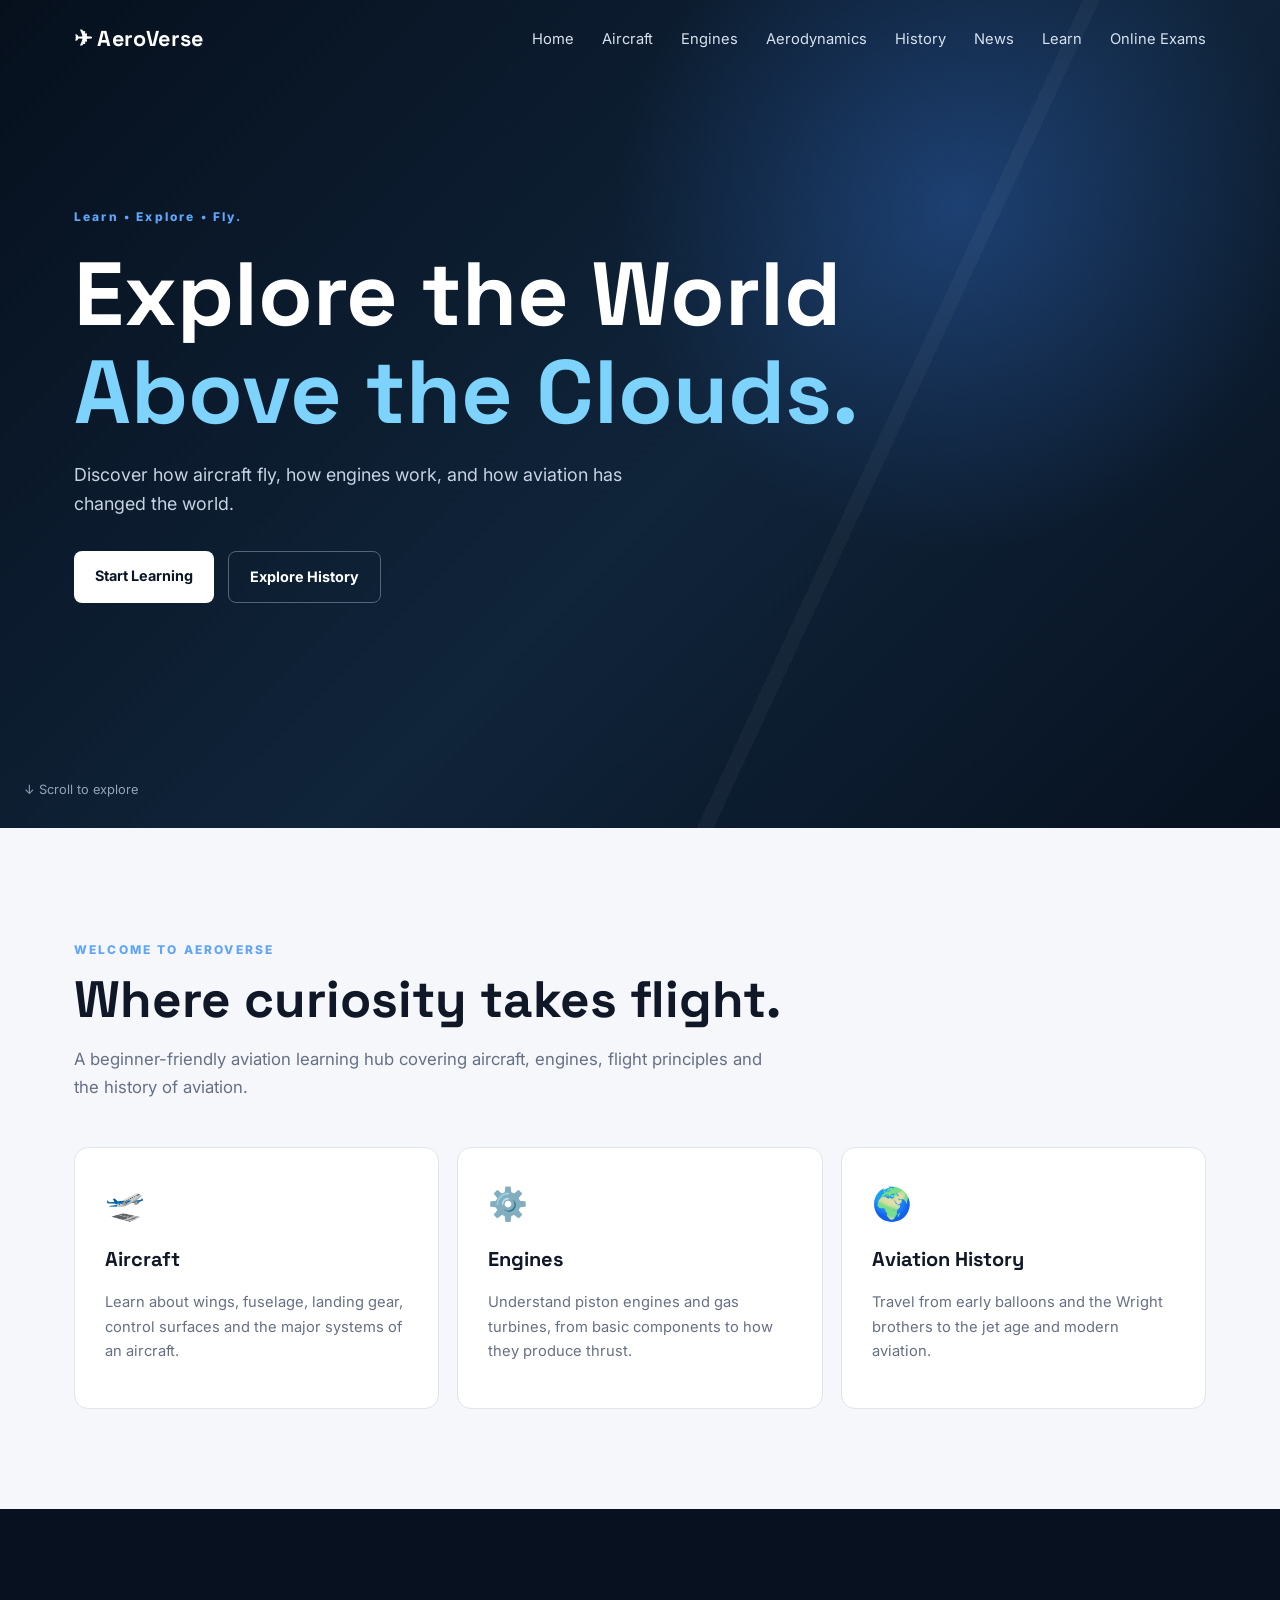
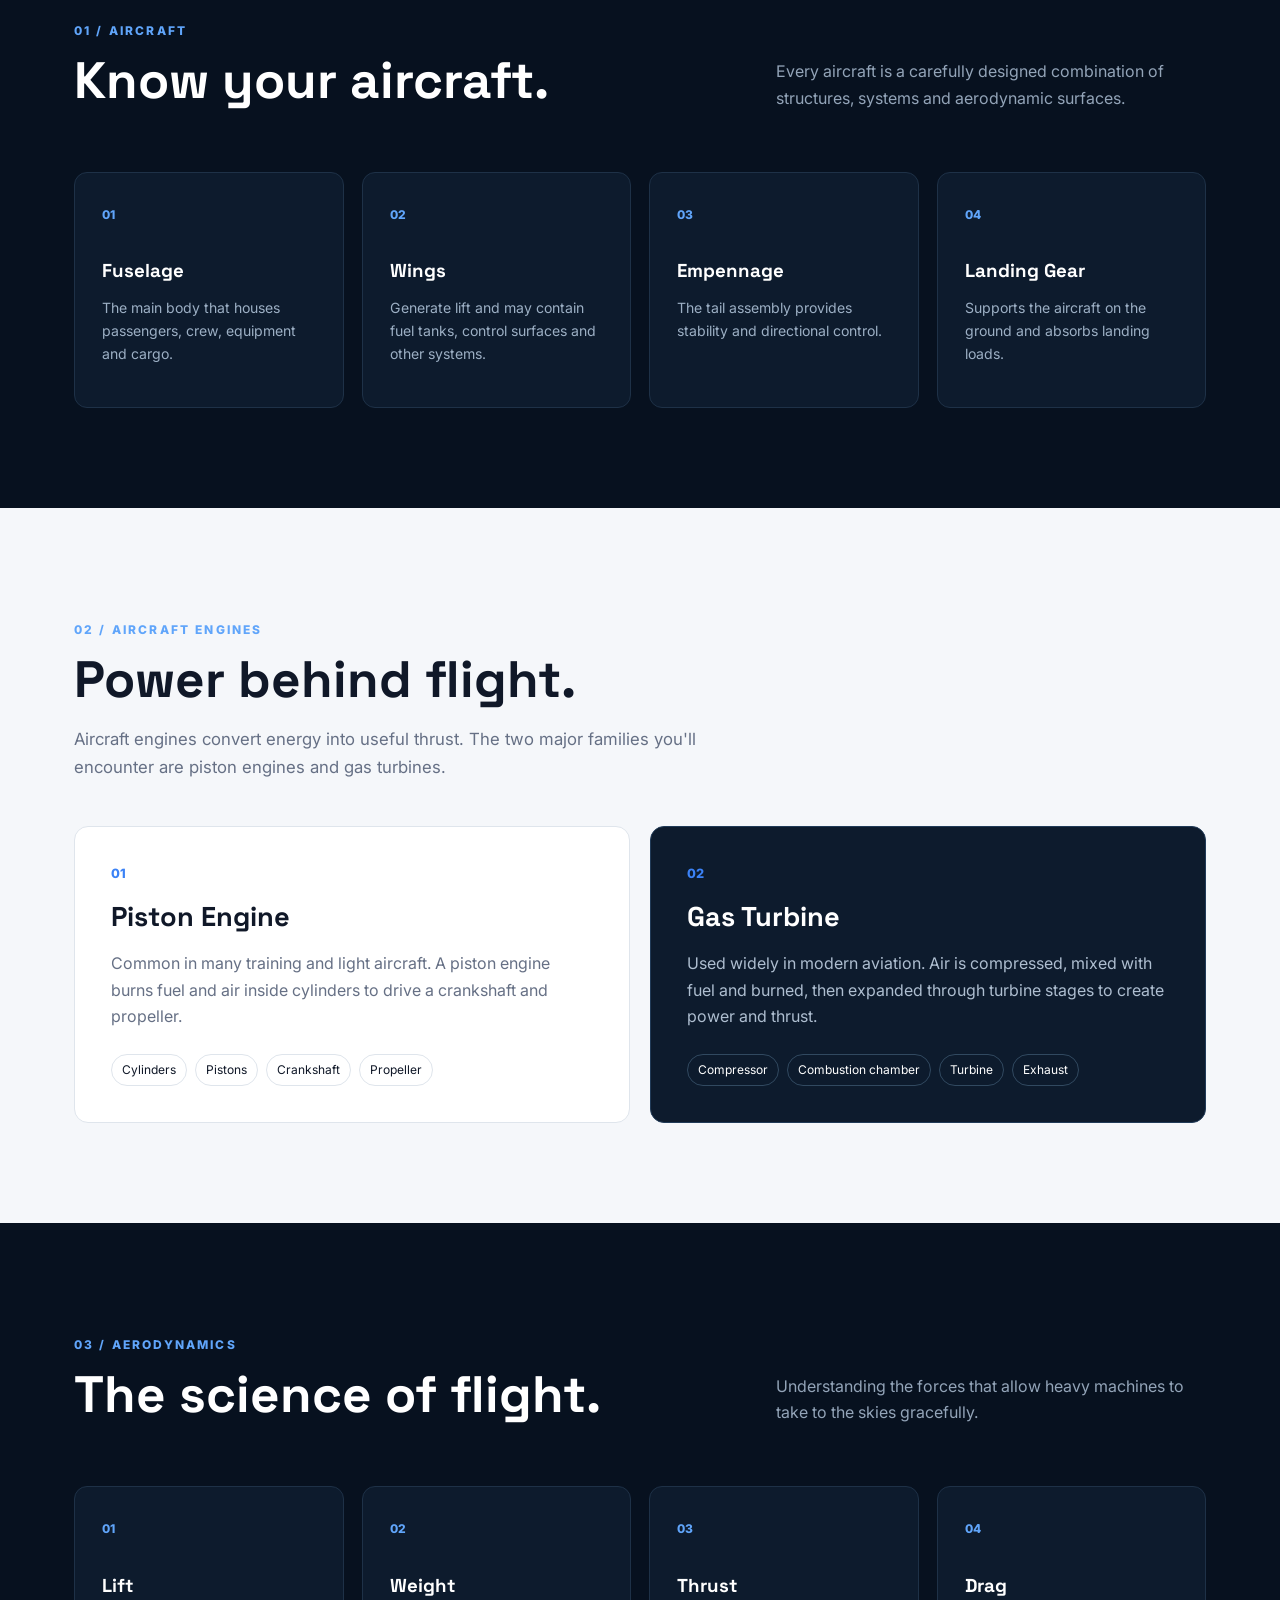
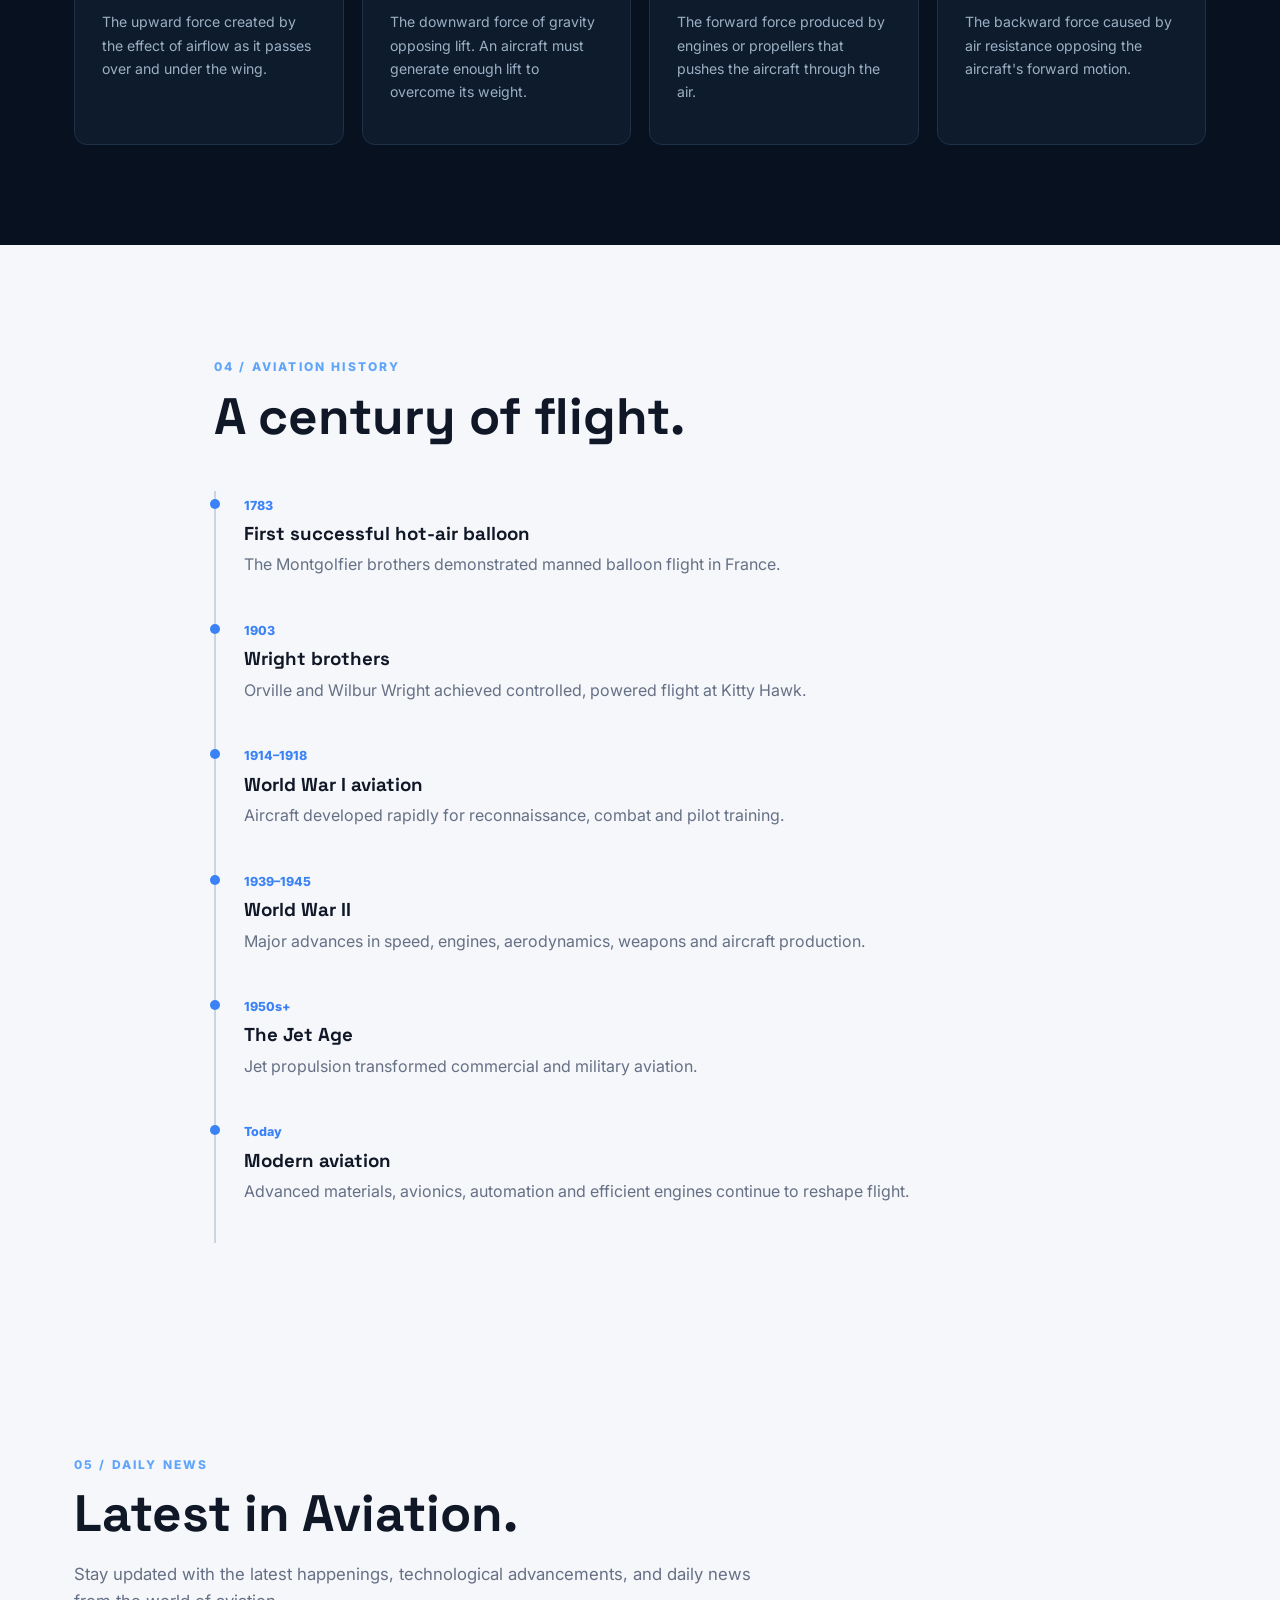
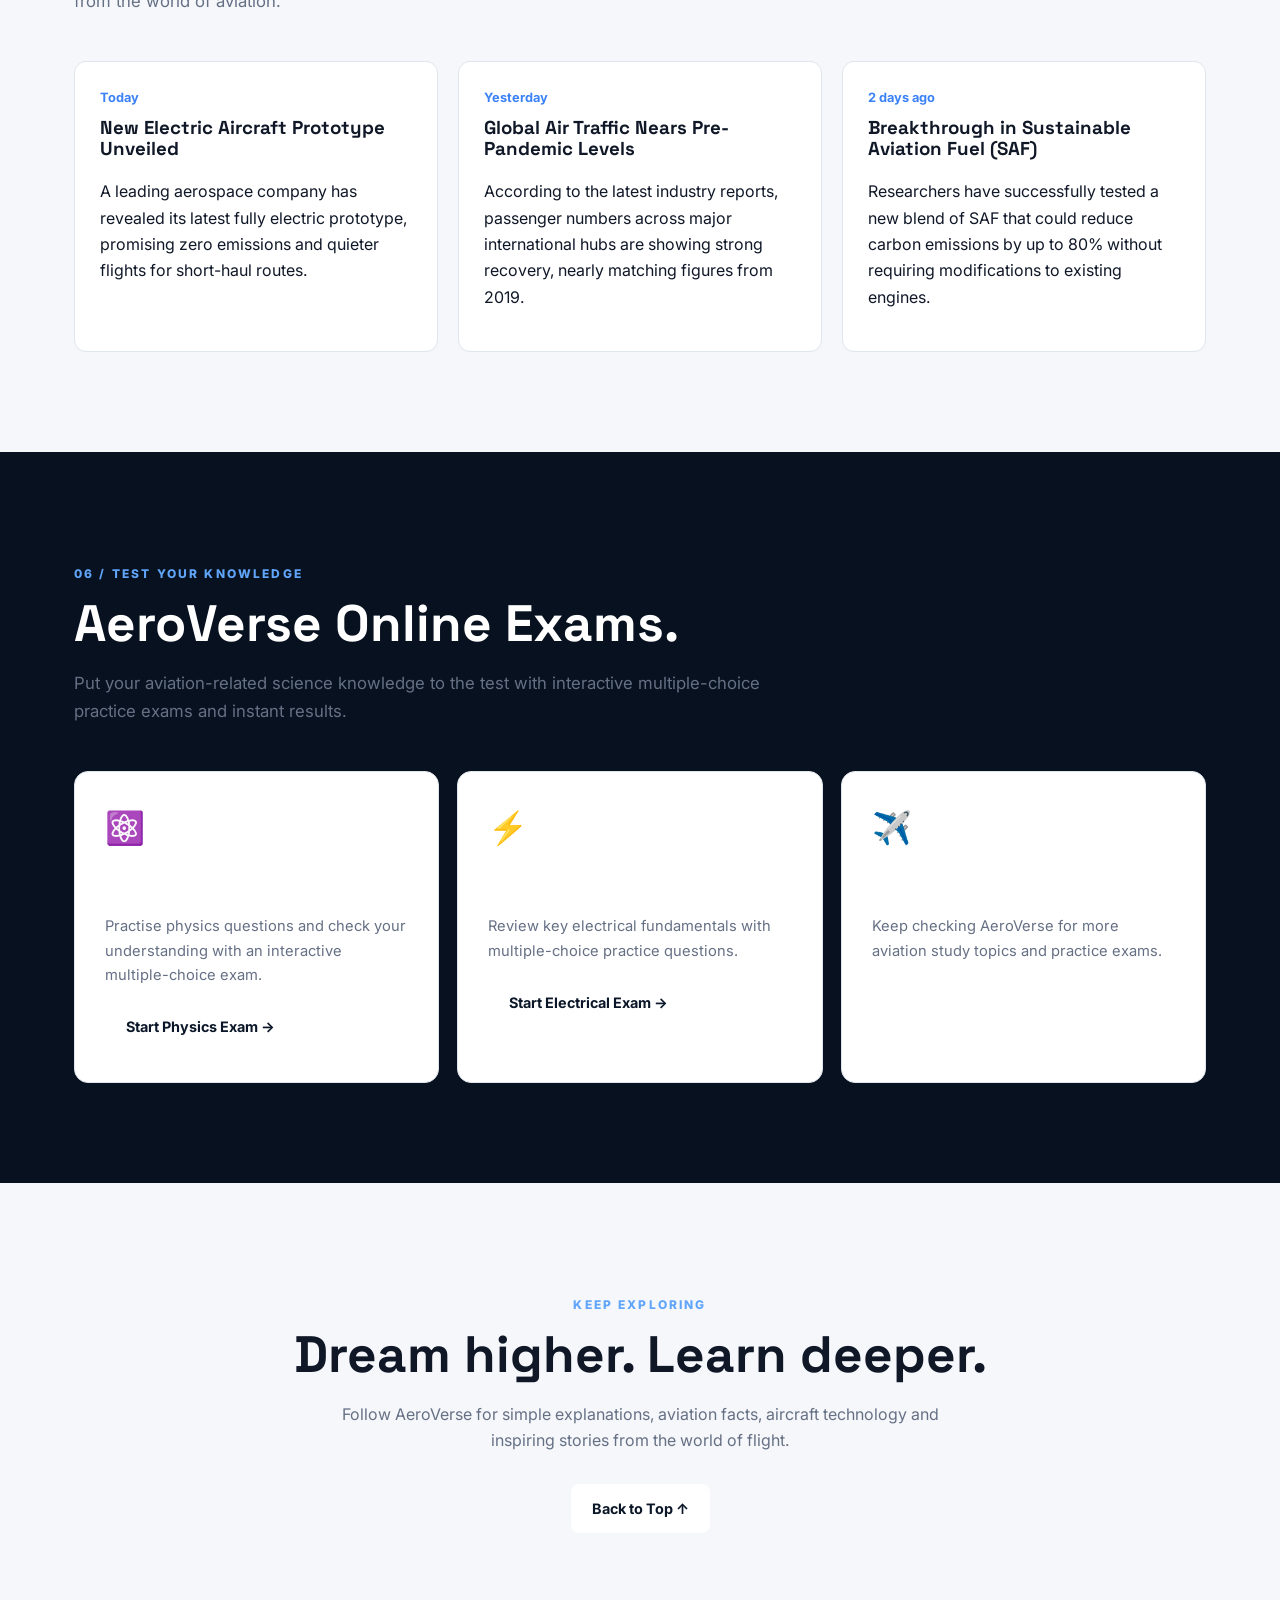
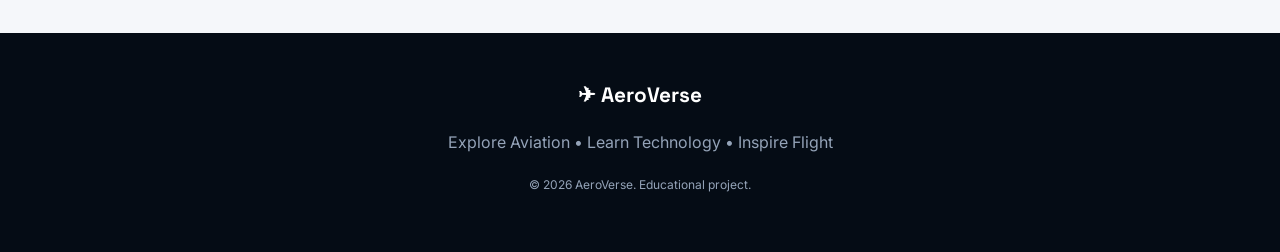
<file: index (2).html>
<!DOCTYPE html>
<html lang="en">
<head>
  <meta charset="UTF-8">
  <meta name="viewport" content="width=device-width, initial-scale=1.0">
  <meta name="description" content="AeroVerse - Explore aircraft, engines, aviation history and the technology of flight.">
  <title>AeroVerse | Explore Aviation</title>
  <link rel="stylesheet" href="style.css">
</head>
<body>
  <header class="hero" id="home">
    <nav class="navbar">
      <a class="logo" href="#home">✈ AeroVerse</a>
      <button class="menu-btn" aria-label="Open menu">☰</button>
      <div class="nav-links">
        <a href="#home">Home</a>
        <a href="#aircraft">Aircraft</a>
        <a href="#engines">Engines</a>
        <a href="#aerodynamics">Aerodynamics</a>
        <a href="#history">History</a>
        <a href="#news">News</a>
        <a href="#learn">Learn</a>
        <a href="#online-exams">Online Exams</a>
      </div>
    </nav>

    <div class="hero-content">
      <p class="eyebrow"> Learn • Explore • Fly.</p>
      <h1>Explore the World<br><span>Above the Clouds.</span></h1>
      <p class="hero-text">Discover how aircraft fly, how engines work, and how aviation has changed the world.</p>
      <div class="hero-buttons">
        <a class="btn primary" href="#learn">Start Learning</a>
        <a class="btn secondary" href="#history">Explore History</a>
      </div>
    </div>
    <div class="scroll-hint">↓ Scroll to explore</div>
  </header>

  <main>
    <section class="section intro" id="learn">
      <p class="section-tag">WELCOME TO AEROVERSE</p>
      <h2>Where curiosity takes flight.</h2>
      <p class="section-lead">A beginner-friendly aviation learning hub covering aircraft, engines, flight principles and the history of aviation.</p>

      <div class="cards three">
        <article class="card">
          <div class="icon">🛫</div>
          <h3>Aircraft</h3>
          <p>Learn about wings, fuselage, landing gear, control surfaces and the major systems of an aircraft.</p>
        </article>
        <article class="card">
          <div class="icon">⚙️</div>
          <h3>Engines</h3>
          <p>Understand piston engines and gas turbines, from basic components to how they produce thrust.</p>
        </article>
        <article class="card">
          <div class="icon">🌍</div>
          <h3>Aviation History</h3>
          <p>Travel from early balloons and the Wright brothers to the jet age and modern aviation.</p>
        </article>
      </div>
    </section>

    <section class="section dark" id="aircraft">
      <div class="section-heading">
        <div>
          <p class="section-tag">01 / AIRCRAFT</p>
          <h2>Know your aircraft.</h2>
        </div>
        <p>Every aircraft is a carefully designed combination of structures, systems and aerodynamic surfaces.</p>
      </div>

      <div class="cards four">
        <article class="topic-card">
          <span>01</span><h3>Fuselage</h3><p>The main body that houses passengers, crew, equipment and cargo.</p>
        </article>
        <article class="topic-card">
          <span>02</span><h3>Wings</h3><p>Generate lift and may contain fuel tanks, control surfaces and other systems.</p>
        </article>
        <article class="topic-card">
          <span>03</span><h3>Empennage</h3><p>The tail assembly provides stability and directional control.</p>
        </article>
        <article class="topic-card">
          <span>04</span><h3>Landing Gear</h3><p>Supports the aircraft on the ground and absorbs landing loads.</p>
        </article>
      </div>
    </section>

    <section class="section" id="engines">
      <p class="section-tag">02 / AIRCRAFT ENGINES</p>
      <h2>Power behind flight.</h2>
      <p class="section-lead">Aircraft engines convert energy into useful thrust. The two major families you'll encounter are piston engines and gas turbines.</p>

      <div class="engine-grid">
        <article class="engine-card">
          <div class="engine-number">01</div>
          <h3>Piston Engine</h3>
          <p>Common in many training and light aircraft. A piston engine burns fuel and air inside cylinders to drive a crankshaft and propeller.</p>
          <ul><li>Cylinders</li><li>Pistons</li><li>Crankshaft</li><li>Propeller</li></ul>
        </article>
        <article class="engine-card featured">
          <div class="engine-number">02</div>
          <h3>Gas Turbine</h3>
          <p>Used widely in modern aviation. Air is compressed, mixed with fuel and burned, then expanded through turbine stages to create power and thrust.</p>
          <ul><li>Compressor</li><li>Combustion chamber</li><li>Turbine</li><li>Exhaust</li></ul>
        </article>
      </div>
    </section>

    <section class="section dark" id="aerodynamics">
      <div class="section-heading">
        <div>
          <p class="section-tag">03 / AERODYNAMICS</p>
          <h2>The science of flight.</h2>
        </div>
        <p>Understanding the forces that allow heavy machines to take to the skies gracefully.</p>
      </div>

      <div class="cards four">
        <article class="topic-card">
          <span>01</span><h3>Lift</h3><p>The upward force created by the effect of airflow as it passes over and under the wing.</p>
        </article>
        <article class="topic-card">
          <span>02</span><h3>Weight</h3><p>The downward force of gravity opposing lift. An aircraft must generate enough lift to overcome its weight.</p>
        </article>
        <article class="topic-card">
          <span>03</span><h3>Thrust</h3><p>The forward force produced by engines or propellers that pushes the aircraft through the air.</p>
        </article>
        <article class="topic-card">
          <span>04</span><h3>Drag</h3><p>The backward force caused by air resistance opposing the aircraft's forward motion.</p>
        </article>
      </div>
    </section>

    <section class="section timeline-section" id="history">
      <p class="section-tag">04 / AVIATION HISTORY</p>
      <h2>A century of flight.</h2>
      <div class="timeline">
        <div class="timeline-item"><span>1783</span><div><h3>First successful hot-air balloon</h3><p>The Montgolfier brothers demonstrated manned balloon flight in France.</p></div></div>
        <div class="timeline-item"><span>1903</span><div><h3>Wright brothers</h3><p>Orville and Wilbur Wright achieved controlled, powered flight at Kitty Hawk.</p></div></div>
        <div class="timeline-item"><span>1914–1918</span><div><h3>World War I aviation</h3><p>Aircraft developed rapidly for reconnaissance, combat and pilot training.</p></div></div>
        <div class="timeline-item"><span>1939–1945</span><div><h3>World War II</h3><p>Major advances in speed, engines, aerodynamics, weapons and aircraft production.</p></div></div>
        <div class="timeline-item"><span>1950s+</span><div><h3>The Jet Age</h3><p>Jet propulsion transformed commercial and military aviation.</p></div></div>
        <div class="timeline-item"><span>Today</span><div><h3>Modern aviation</h3><p>Advanced materials, avionics, automation and efficient engines continue to reshape flight.</p></div></div>
      </div>
    </section>

    <section class="section" id="news">
      <p class="section-tag">05 / DAILY NEWS</p>
      <h2>Latest in Aviation.</h2>
      <p class="section-lead">Stay updated with the latest happenings, technological advancements, and daily news from the world of aviation.</p>

      <div class="news-grid">
        <article class="news-card">
          <div class="news-date">Today</div>
          <h3>New Electric Aircraft Prototype Unveiled</h3>
          <p>A leading aerospace company has revealed its latest fully electric prototype, promising zero emissions and quieter flights for short-haul routes.</p>
        </article>
        <article class="news-card">
          <div class="news-date">Yesterday</div>
          <h3>Global Air Traffic Nears Pre-Pandemic Levels</h3>
          <p>According to the latest industry reports, passenger numbers across major international hubs are showing strong recovery, nearly matching figures from 2019.</p>
        </article>
        <article class="news-card">
          <div class="news-date">2 days ago</div>
          <h3>Breakthrough in Sustainable Aviation Fuel (SAF)</h3>
          <p>Researchers have successfully tested a new blend of SAF that could reduce carbon emissions by up to 80% without requiring modifications to existing engines.</p>
        </article>
      </div>
    </section>


    <section class="section dark" id="online-exams">
      <p class="section-tag">06 / TEST YOUR KNOWLEDGE</p>
      <h2>AeroVerse Online Exams.</h2>
      <p class="section-lead">Put your aviation-related science knowledge to the test with interactive multiple-choice practice exams and instant results.</p>

      <div class="cards three">
        <article class="card">
          <div class="icon">⚛️</div>
          <h3>Physics Online Exam</h3>
          <p>Practise physics questions and check your understanding with an interactive multiple-choice exam.</p>
          <a class="btn primary" href="AeroVerse_Physics_Online_Exam.html">Start Physics Exam →</a>
        </article>

        <article class="card">
          <div class="icon">⚡</div>
          <h3>Electrical Fundamentals</h3>
          <p>Review key electrical fundamentals with multiple-choice practice questions.</p>
          <a class="btn primary" href="AeroVerse_Module_03_Electrical_Fundamentals_Exam.html">Start Electrical Exam →</a>
        </article>

        <article class="card">
          <div class="icon">✈️</div>
          <h3>More Exams Coming Soon</h3>
          <p>Keep checking AeroVerse for more aviation study topics and practice exams.</p>
        </article>
      </div>
    </section>

    <section class="section cta">
      <p class="section-tag">KEEP EXPLORING</p>
      <h2>Dream higher. Learn deeper.</h2>
      <p>Follow AeroVerse for simple explanations, aviation facts, aircraft technology and inspiring stories from the world of flight.</p>
      <a class="btn primary" href="#home">Back to Top ↑</a>
    </section>
  </main>

  <footer>
    <div class="footer-logo">✈ AeroVerse</div>
    <p>Explore Aviation • Learn Technology • Inspire Flight</p>
    <p class="copyright">© <span id="year"></span> AeroVerse. Educational project.</p>
  </footer>

  <script src="script.js"></script>
</body>
</html>
</file>
<file: style.css>
@import url('https://fonts.googleapis.com/css2?family=Inter:wght@400;500;600;700;800&family=Space+Grotesk:wght@500;600;700&display=swap');

:root{--bg:#f5f7fa;--ink:#101828;--muted:#667085;--dark:#07111f;--dark2:#0d1b2d;--line:#dfe5ec;--accent:#3b82f6;--white:#fff}
*{box-sizing:border-box;scroll-behavior:smooth}
body{margin:0;font-family:Inter,Arial,sans-serif;color:var(--ink);background:var(--bg);line-height:1.65}
h1,h2,h3{font-family:"Space Grotesk",Inter,sans-serif;line-height:1.1;margin-top:0}
a{text-decoration:none;color:inherit}
.hero{min-height:92vh;color:#fff;background:radial-gradient(circle at 75% 25%,rgba(59,130,246,.3),transparent 30%),linear-gradient(135deg,#06101d,#10243a 55%,#07111f);position:relative;overflow:hidden}
.hero:after{content:"";position:absolute;inset:0;background:linear-gradient(115deg,transparent 0 65%,rgba(255,255,255,.035) 65% 66%,transparent 66% 100%);pointer-events:none}
.navbar{height:78px;max-width:1180px;margin:auto;padding:0 24px;display:flex;align-items:center;justify-content:space-between;position:relative;z-index:3}
.logo{font-family:"Space Grotesk";font-weight:700;font-size:1.35rem;letter-spacing:.2px}
.nav-links{display:flex;gap:28px;font-size:.92rem;color:#d8e1ed}
.nav-links a:hover{color:#fff}
.menu-btn{display:none;background:none;border:0;color:#fff;font-size:1.7rem}
.hero-content{max-width:1180px;margin:auto;padding:13vh 24px 70px;position:relative;z-index:2}
.eyebrow,.section-tag{font-size:.75rem;letter-spacing:.18em;font-weight:800;color:#60a5fa}
.hero h1{font-size:clamp(3rem,7vw,6.6rem);max-width:900px;margin:18px 0}
.hero h1 span{color:#7dd3fc}
.hero-text{font-size:1.12rem;max-width:620px;color:#c7d3e2}
.hero-buttons{display:flex;gap:14px;margin-top:32px;flex-wrap:wrap}
.btn{display:inline-block;padding:13px 21px;border-radius:8px;font-weight:700;font-size:.9rem}
.primary{background:#fff;color:#0b1728}
.primary:hover{transform:translateY(-2px)}
.secondary{border:1px solid #52657c;color:#fff}
.scroll-hint{position:absolute;bottom:28px;left:24px;color:#94a3b8;font-size:.8rem}
.section{max-width:1180px;margin:auto;padding:100px 24px}
.section h2{font-size:clamp(2.1rem,4vw,3.5rem);margin:12px 0 18px}
.section-lead{max-width:700px;color:var(--muted);font-size:1.05rem}
.cards{display:grid;gap:18px;margin-top:45px}.three{grid-template-columns:repeat(3,1fr)}.four{grid-template-columns:repeat(4,1fr)}
.card{background:#fff;padding:30px;border:1px solid var(--line);border-radius:14px;transition:.25s}.card:hover,.topic-card:hover,.engine-card:hover{transform:translateY(-5px);box-shadow:0 16px 35px rgba(16,24,40,.08)}
.icon{font-size:2rem;margin-bottom:18px}.card h3{font-size:1.25rem}.card p{color:var(--muted);font-size:.92rem}
.dark{max-width:none;background:var(--dark);color:#fff;padding-left:max(24px,calc((100% - 1132px)/2));padding-right:max(24px,calc((100% - 1132px)/2))}
.dark .section-heading{display:flex;justify-content:space-between;gap:50px;align-items:end}.dark .section-heading>p{max-width:430px;color:#93a4b8}.dark .section-tag{color:#60a5fa}
.topic-card{background:var(--dark2);border:1px solid #1e3147;padding:27px;border-radius:13px;transition:.25s}.topic-card span{color:#60a5fa;font-weight:800;font-size:.75rem}.topic-card h3{margin:35px 0 12px}.topic-card p{color:#9cafc4;font-size:.88rem}
.engine-grid{display:grid;grid-template-columns:1fr 1fr;gap:20px;margin-top:45px}.engine-card{background:#fff;border:1px solid var(--line);border-radius:14px;padding:36px;transition:.25s}.engine-card.featured{background:#0d1b2d;color:#fff;border-color:#213b58}.engine-number{font-weight:800;color:var(--accent);font-size:.8rem}.engine-card h3{font-size:1.7rem;margin:18px 0}.engine-card p{color:var(--muted)}.featured p{color:#aebed0}.engine-card ul{list-style:none;padding:0;margin:25px 0 0;display:flex;gap:8px;flex-wrap:wrap}.engine-card li{border:1px solid var(--line);border-radius:20px;padding:5px 10px;font-size:.75rem}.featured li{border-color:#314960}
.news-grid{display:grid;gap:20px;grid-template-columns:repeat(auto-fit,minmax(280px,1fr));margin-top:45px}.news-card{background:#fff;padding:25px;border:1px solid var(--line);border-radius:12px;transition:.25s}.news-card:hover{transform:translateY(-5px);box-shadow:0 16px 35px rgba(16,24,40,.08)}.news-date{font-size:.8rem;font-weight:700;color:var(--accent);margin-bottom:10px}
.timeline-section{max-width:900px}.timeline{margin-top:45px;border-left:2px solid #cbd5e1;padding-left:28px}.timeline-item{position:relative;padding:0 0 38px}.timeline-item:before{content:"";position:absolute;width:10px;height:10px;background:var(--accent);border-radius:50%;left:-34px;top:8px}.timeline-item>span{font-weight:800;font-size:.78rem;color:var(--accent)}.timeline-item h3{margin:7px 0}.timeline-item p{margin:0;color:var(--muted)}
.cta{text-align:center;max-width:800px}.cta>p:not(.section-tag){color:var(--muted);margin:0 auto 30px;max-width:620px}
footer{background:#050c15;color:#94a3b8;text-align:center;padding:45px 24px}.footer-logo{font-family:"Space Grotesk";font-size:1.3rem;font-weight:700;color:#fff}.copyright{font-size:.75rem;margin-top:20px}
@media(max-width:800px){.nav-links{display:none;position:absolute;top:70px;right:20px;left:20px;background:#0d1b2d;padding:18px;border-radius:12px;flex-direction:column;gap:15px}.nav-links.open{display:flex}.menu-btn{display:block}.three,.four,.engine-grid{grid-template-columns:1fr}.dark .section-heading{display:block}.dark .section-heading>p{margin-top:20px}.section{padding-top:75px;padding-bottom:75px}.hero-content{padding-top:10vh}.hero h1{font-size:clamp(2.7rem,13vw,5rem)}}
</file>
